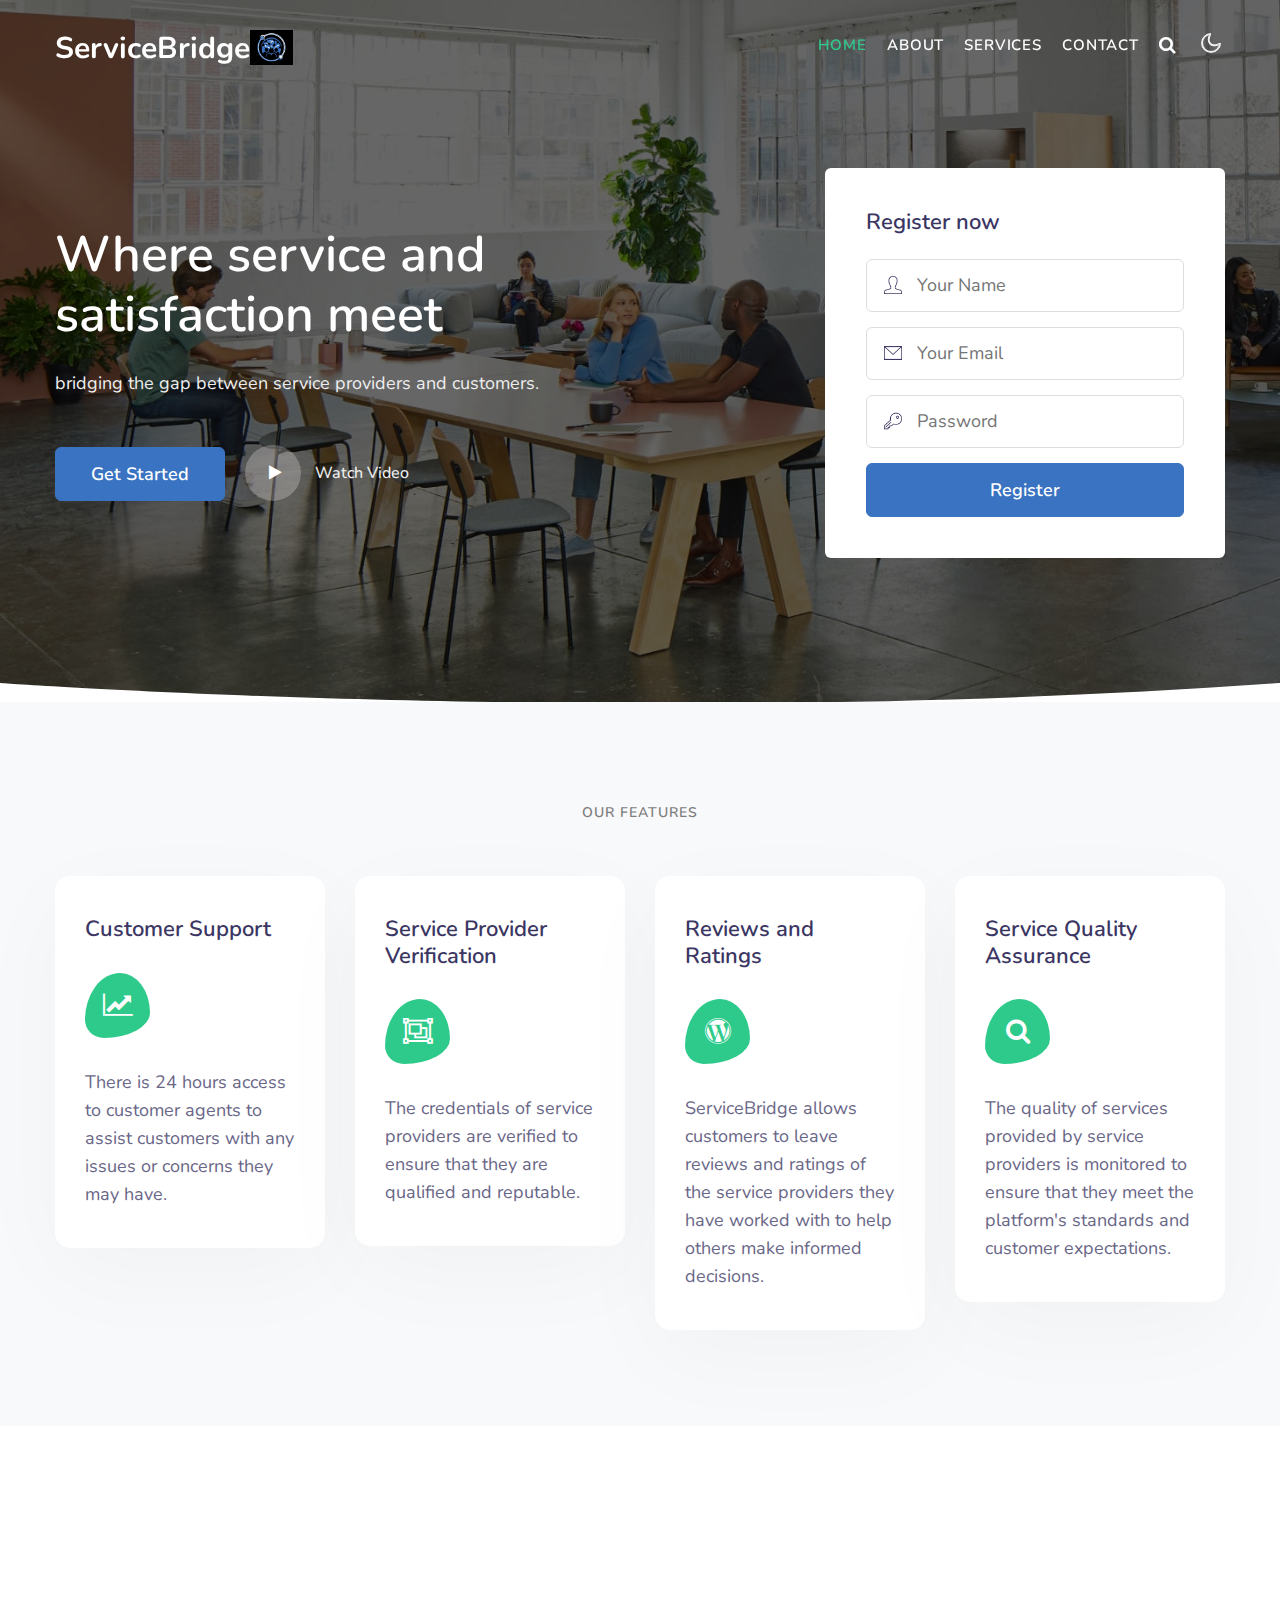
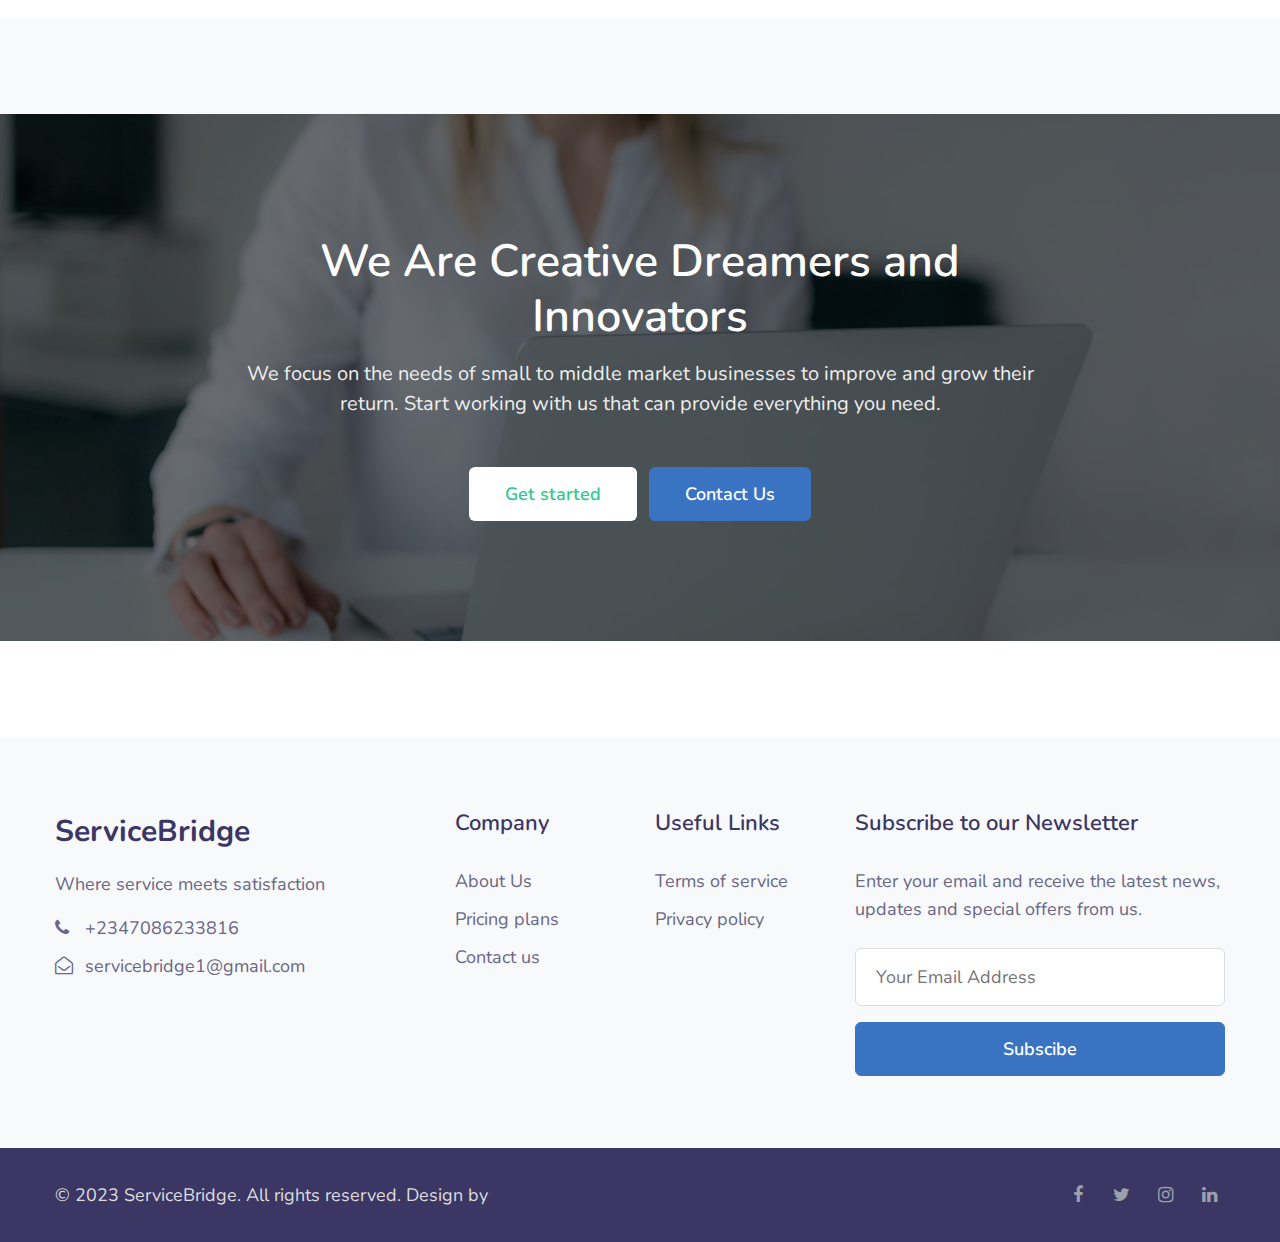
<file: index.html>
<!doctype html>
<html lang="en">
  <head>
    <!-- Required meta tags -->
    <meta charset="utf-8">
    <meta name="viewport" content="width=device-width, initial-scale=1, shrink-to-fit=no">

    <title>ServiceBridge</title>

    <!-- google fonts -->
    <link href="//fonts.googleapis.com/css?family=Nunito:400,700&display=swap" rel="stylesheet">

    <!-- Template CSS -->
    <link rel="stylesheet" href="assets/css/style-starter.css">
  </head>
  <body>
<!--header-->
<header id="site-header" class="fixed-top">
  <div class="container">
      <nav class="navbar navbar-expand-lg stroke px-0">
          <h1> <a class="navbar-brand" href="index.html">
                 ServiceBridge
              </a></h1>
             
  <a class="navbar-brand" href="#index.html">
      <img src="assets/images/logo.jpeg" alt="Your logo" title="Your logo" style="height:35px;" />
  </a>
          <button class="navbar-toggler  collapsed bg-gradient" type="button" data-toggle="collapse"
              data-target="#navbarTogglerDemo02" aria-controls="navbarTogglerDemo02" aria-expanded="false"
              aria-label="Toggle navigation">
              <span class="navbar-toggler-icon fa icon-expand fa-bars"></span>
              <span class="navbar-toggler-icon fa icon-close fa-times"></span>
          </button>

          <div class="collapse navbar-collapse" id="navbarTogglerDemo02">
              <ul class="navbar-nav ml-auto">
                  <li class="nav-item active">
                      <a class="nav-link" href="index.html">Home <span class="sr-only">(current)</span></a>
                  </li>
                  <li class="nav-item @@about__active">
                      <a class="nav-link" href="about.html">About</a>
                  </li>
                  <li class="nav-item @@services__active">
                      <a class="nav-link" href="services.html">Services</a>
                  </li>
                  <li class="nav-item @@contact__active">
                      <a class="nav-link" href="contact.html">Contact</a>
                  </li>
                  <!--/search-right-->
                  <div class="search-right">
                      <a href="#search" title="search"><span class="fa fa-search" aria-hidden="true"></span></a>
                      <!-- search popup -->
                      <div id="search" class="pop-overlay">
                          <div class="popup">

                              <form action="error.html" method="GET" class="search-box">
                                  <input type="search" placeholder="Enter Keyword" name="search" required="required"
                                      autofocus="">
                                  <button type="submit" class="btn"><span class="fa fa-search"
                                          aria-hidden="true"></span></button>
                              </form>

                          </div>
                          <a class="close" href="#close">×</a>
                      </div>
                      <!-- /search popup -->
                  </div>
                  <!--//search-right-->
              </ul>
          </div>
          <!-- toggle switch for light and dark theme -->
          <div class="mobile-position">
              <nav class="navigation">
                  <div class="theme-switch-wrapper">
                      <label class="theme-switch" for="checkbox">
                          <input type="checkbox" id="checkbox">
                          <div class="mode-container">
                              <i class="gg-sun"></i>
                              <i class="gg-moon"></i>
                          </div>
                      </label>
                  </div>
              </nav>
          </div>
          <!-- //toggle switch for light and dark theme -->
      </nav>
  </div>
</header>
<!--/header-->
<!-- banner section -->
<section id="home" class="w3l-banner py-5">
    <div class="container py-lg-5 py-md-4 mt-lg-0 mt-5">
        <div class="row align-items-center py-lg-5 py-4 mt-4">
            <div class="col-lg-6 col-sm-12">
                <h3 class="mb-md-4 mb-3">Where service and satisfaction meet</h3>
                <p>bridging the gap between service providers and customers.</p>
                <div class="mt-md-5 mt-4">
                    <a class="btn btn-primary btn-style" href="registration.html"> Get Started </a>
                    <a href="#small-dialog" class="popup-with-zoom-anim play-view text-center pl-3">
                        <span class="video-play-icon">
                            <span class="fa fa-play"></span>
                        </span>
                    </a>
                    <span class="watch">
                        Watch Video
                    </span>
                    <!-- dialog itself, mfp-hide class is required to make dialog hidden -->
                    <div id="small-dialog" class="zoom-anim-dialog mfp-hide">
                        <iframe src="https://www.youtube.c/embed/d67nLyjN4hQ" allow="autoplay; fullscreen"
                            allowfullscreen=""></iframe>
                    </div>
                </div>
            </div>
            <div class="col-lg-5 offset-lg-1 col-md-8 col-sm-10 mt-lg-0 mt-5">
                <div class="banner-form-w3">
                    <!-- banner form -->
                    <form action="#" method="post">
                        <h5 class="mb-4">Register now</h5>
                        <div class="form-style-w3ls">
                            <input placeholder="Your Name" name="name" type="text" required="">
                            <input placeholder="Your Email" name="email" type="email" required="">
                            
                            <input placeholder="Password" name="password" type="password" required="">
                         
                            

                            <button class="btn btn-style btn-primary w-100"> Register</button>
                        </div>
                    </form>
                    <!-- //banner form -->
                </div>
            </div>
        </div>
    </div>
</section>
<!-- //banner section -->
<!-- banner bottom shape -->
<div class="position-relative">
    <div class="shape overflow-hidden">
        <svg viewBox="0 0 2880 48" fill="none" xmlns="http://www.w3.org/2000/svg">
            <path d="M0 48H1437.5H2880V0H2160C1442.5 52 720 0 720 0H0V48Z" fill="currentColor"></path>
        </svg>
    </div>
</div>
<!-- banner bottom shape -->

<!-- /bottom-grids-->
	<section class="w3l-bottom-grids-6 py-5" id="features">
		<div class="container py-lg-5 py-md-4">
            <div class="text-center">
                <span class="title-small">Our Features</span>
                <h3 class="title-big mb-sm-5 mb-4 pb-sm-0 pb-2"></h3>
            </div>
			<div class="grids-area-hny main-cont-wthree-fea row">
				<div class="col-lg-3 col-md-6 grids-feature">
					<div class="area-box">
						<h4><a href="#feature" class="title-head">Customer Support</a></h4>
						<span class="fa fa-line-chart"></span>
						<p>There is 24 hours access to customer agents to assist customers with any issues or concerns they may have.</p>
					</div>
				</div>
				<div class="col-lg-3 col-md-6 grids-feature mt-sm-0 mt-4">
					<div class="area-box">
						<h4><a href="#feature" class="title-head">Service Provider Verification</a></h4>
						<span class="fa fa-object-group"></span>
						<p>The credentials of service providers are verified to ensure that they are qualified and reputable.</p>
					</div>
				</div>
				<div class="col-lg-3 col-md-6 grids-feature mt-lg-0 mt-4">
					<div class="area-box">
						<h4><a href="#feature" class="title-head">Reviews and Ratings</a></h4>
						<span class="fa fa-wordpress"></span>
						<p>ServiceBridge allows customers to leave reviews and ratings of the service providers they have worked with to help others make informed decisions.</p>
					</div>
				</div>
				<div class="col-lg-3 col-md-6 grids-feature mt-lg-0 mt-4">
					<div class="area-box">
						<h4><a href="#feature" class="title-head">Service Quality Assurance</a></h4>
						<span class="fa fa-search"></span>
						<p>The quality of services provided by service providers is monitored to ensure that they meet the platform's standards and customer expectations.</p>
					</div>
				</div>
			</div>
		</div>
	</section>
	<!-- //bottom-grids-->
<!-- home page about section -->
<section class="w3l-index3" id="about">
    <div class="midd-w3 py-5">
        <div class="container py-lg-5 py-md-3">
           
        </div>
    </div>
</section>
<!-- //home page about section -->

<!-- stats -->
<section class="w3l-stats py-lg-5 py-4" id="stats">
    
</section>
<!-- //stats -->


<!-- home page skills section -->

<!-- //home page skills section -->

<!-- middle -->
<div class="middle py-5">
    <div class="container py-lg-5 py-md-4">
        <div class="welcome-left text-center py-lg-4">
            <h3 class="title-big">We Are Creative Dreamers and Innovators</h3>
            <p>We focus on the needs of small to middle market businesses to improve and grow their return. Start
                working with us that can provide everything you need.</p>
            <a href="#started" class="btn btn-style btn-white mt-sm-5 mt-4 mr-2">Get started</a>
            <a href="contact.html" class="btn btn-style btn-primary mt-sm-5 mt-4">Contact Us</a>
        </div>
    </div>
</div>
<!-- //middle -->
<div class="w3l-homeblog py-5" id="homeblog">
  
</div>
<!-- footer -->
<section class="w3l-footer-29-main">
  <div class="footer-29 py-5">
    <div class="container py-lg-4">
      <div class="row footer-top-29">
        <div class="col-lg-4 col-md-6 col-sm-7 footer-list-29 footer-1 pr-lg-5">
          <div class="footer-logo mb-3">
            <a class="navbar-brand" href="index.html">ServiceBridge</a>
          </div>
          <p>Where service meets satisfaction</p>
          <ul class="mt-3">
            <li><a href="tel:+(21) 255 999 8888"><span class="fa fa-phone"></span> +2347086233816</a></li>
            <li><a href="mailto:servicebridge1@gmail.com" class="mail"><span class="fa fa-envelope-open-o"></span>
                servicebridge1@gmail.com</a></li>
          </ul>
        </div>
        <div class="col-lg-2 col-md-6 col-sm-5 col-6 footer-list-29 footer-2 mt-sm-0 mt-5">

          <ul>
            
            <h6 class="footer-title-29">Company</h6>
            <li><a href="about.html">About Us</a></li>
            
            <li><a href="services.html#pricing"> Pricing plans</a></li>
           
            <li><a href="contact.html">Contact us</a></li>
          </ul>
        </div>
        <div class="col-lg-2 col-md-6 col-sm-5 col-6 footer-list-29 footer-3 mt-lg-0 mt-5">
          <h6 class="footer-title-29">Useful Links</h6>
          <ul>
            <li><a href="services.html#terms">Terms of service</a></li>
            <li><a href="#privacy"> Privacy policy</a></li>
            
          </ul>

        </div>
        <div class="col-lg-4 col-md-6 col-sm-7 footer-list-29 footer-4 mt-lg-0 mt-5">
          <h6 class="footer-title-29">Subscribe to our Newsletter </h6>
          <p>Enter your email and receive the latest news, updates and special offers from us.</p>

          <form action="#" class="subscribe" method="post">
            <input type="email" name="email" placeholder="Your Email Address" required="">
            <button class="btn btn-style btn-primary w-100 mt-3">Subscibe</button>
          </form>
        </div>
      </div>
    </div>
  </div>
</section>
<!-- //footer -->

<!-- copyright -->
<section class="w3l-copyright">
  <div class="container">
    <div class="row bottom-copies">
      <p class="col-lg-8 copy-footer-29">© 2023 ServiceBridge. All rights reserved. Design by <a
          href="" target="_blank">
          </a></p>

      <div class="col-lg-4 main-social-footer-29">
        <a href="#facebook" class="facebook"><span class="fa fa-facebook"></span></a>
        <a href="#twitter" class="twitter"><span class="fa fa-twitter"></span></a>
        <a href="#instagram" class="instagram"><span class="fa fa-instagram"></span></a>
        <a href="#linkedin" class="linkedin"><span class="fa fa-linkedin"></span></a>
      </div>

    </div>
  </div>

  <!-- move top -->
  <button onclick="topFunction()" id="movetop" title="Go to top">
    &#10548;
  </button>
  <script>
    // When the user scrolls down 20px from the top of the document, show the button
    window.onscroll = function () {
      scrollFunction()
    };

    function scrollFunction() {
      if (document.body.scrollTop > 20 || document.documentElement.scrollTop > 20) {
        document.getElementById("movetop").style.display = "block";
      } else {
        document.getElementById("movetop").style.display = "none";
      }
    }

    // When the user clicks on the button, scroll to the top of the document
    function topFunction() {
      document.body.scrollTop = 0;
      document.documentElement.scrollTop = 0;
    }
  </script>
  <!-- /move top -->
</section>
<!-- //copyright -->

<script src="assets/js/jquery-3.3.1.min.js"></script> <!-- Common jquery plugin -->

<script src="assets/js/theme-change.js"></script><!-- theme switch js (light and dark)-->

<script src="assets/js/owl.carousel.js"></script><!-- owl carousel -->

<!-- script for tesimonials carousel slider -->
<script>
  $(document).ready(function () {
    $("#owl-demo1").owlCarousel({
      loop: true,
      margin: 20,
      nav: false,
      responsiveClass: true,
      responsive: {
        0: {
          items: 1,
          nav: false
        },
        1000: {
          items: 1,
          nav: false,
          loop: false
        }
      }
    })
  })
</script>
<!-- //script for tesimonials carousel slider -->

<!-- magnific popup -->
<script src="assets/js/jquery.magnific-popup.min.js"></script>
<script>
  $(document).ready(function () {
    $('.popup-with-zoom-anim').magnificPopup({
      type: 'inline',

      fixedContentPos: false,
      fixedBgPos: true,

      overflowY: 'auto',

      closeBtnInside: true,
      preloader: false,

      midClick: true,
      removalDelay: 300,
      mainClass: 'my-mfp-zoom-in'
    });

    $('.popup-with-move-anim').magnificPopup({
      type: 'inline',

      fixedContentPos: false,
      fixedBgPos: true,

      overflowY: 'auto',

      closeBtnInside: true,
      preloader: false,

      midClick: true,
      removalDelay: 300,
      mainClass: 'my-mfp-slide-bottom'
    });
  });
</script>
<!-- //magnific popup -->

<!--/MENU-JS-->
<script>
  $(window).on("scroll", function () {
    var scroll = $(window).scrollTop();

    if (scroll >= 80) {
      $("#site-header").addClass("nav-fixed");
    } else {
      $("#site-header").removeClass("nav-fixed");
    }
  });

  //Main navigation Active Class Add Remove
  $(".navbar-toggler").on("click", function () {
    $("header").toggleClass("active");
  });
  $(document).on("ready", function () {
    if ($(window).width() > 991) {
      $("header").removeClass("active");
    }
    $(window).on("resize", function () {
      if ($(window).width() > 991) {
        $("header").removeClass("active");
      }
    });
  });
</script>
<!--//MENU-JS-->

<!-- disable body scroll which navbar is in active -->
<script>
  $(function () {
    $('.navbar-toggler').click(function () {
      $('body').toggleClass('noscroll');
    })
  });
</script>
<!-- //disable body scroll which navbar is in active -->

<!--bootstrap-->
<script src="assets/js/bootstrap.min.js"></script>
<!-- //bootstrap-->

</body>

</html>
</file>
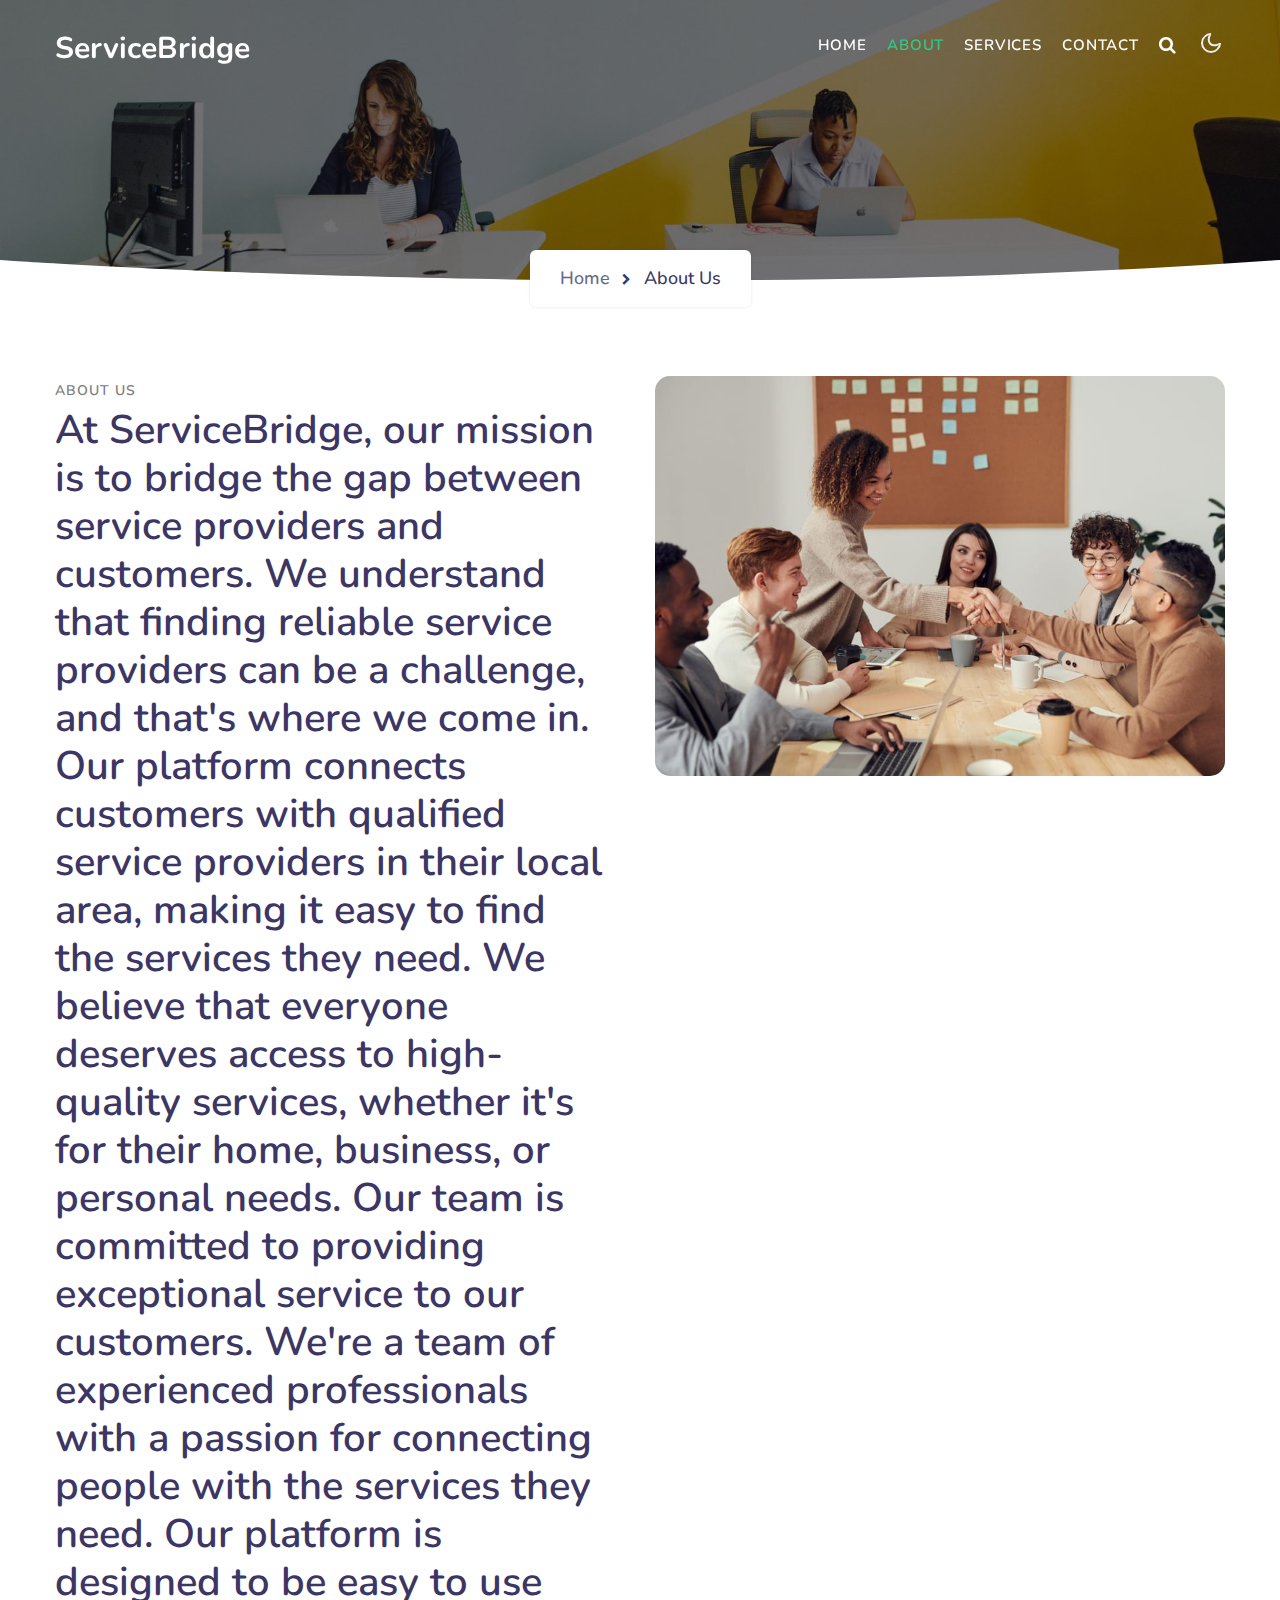
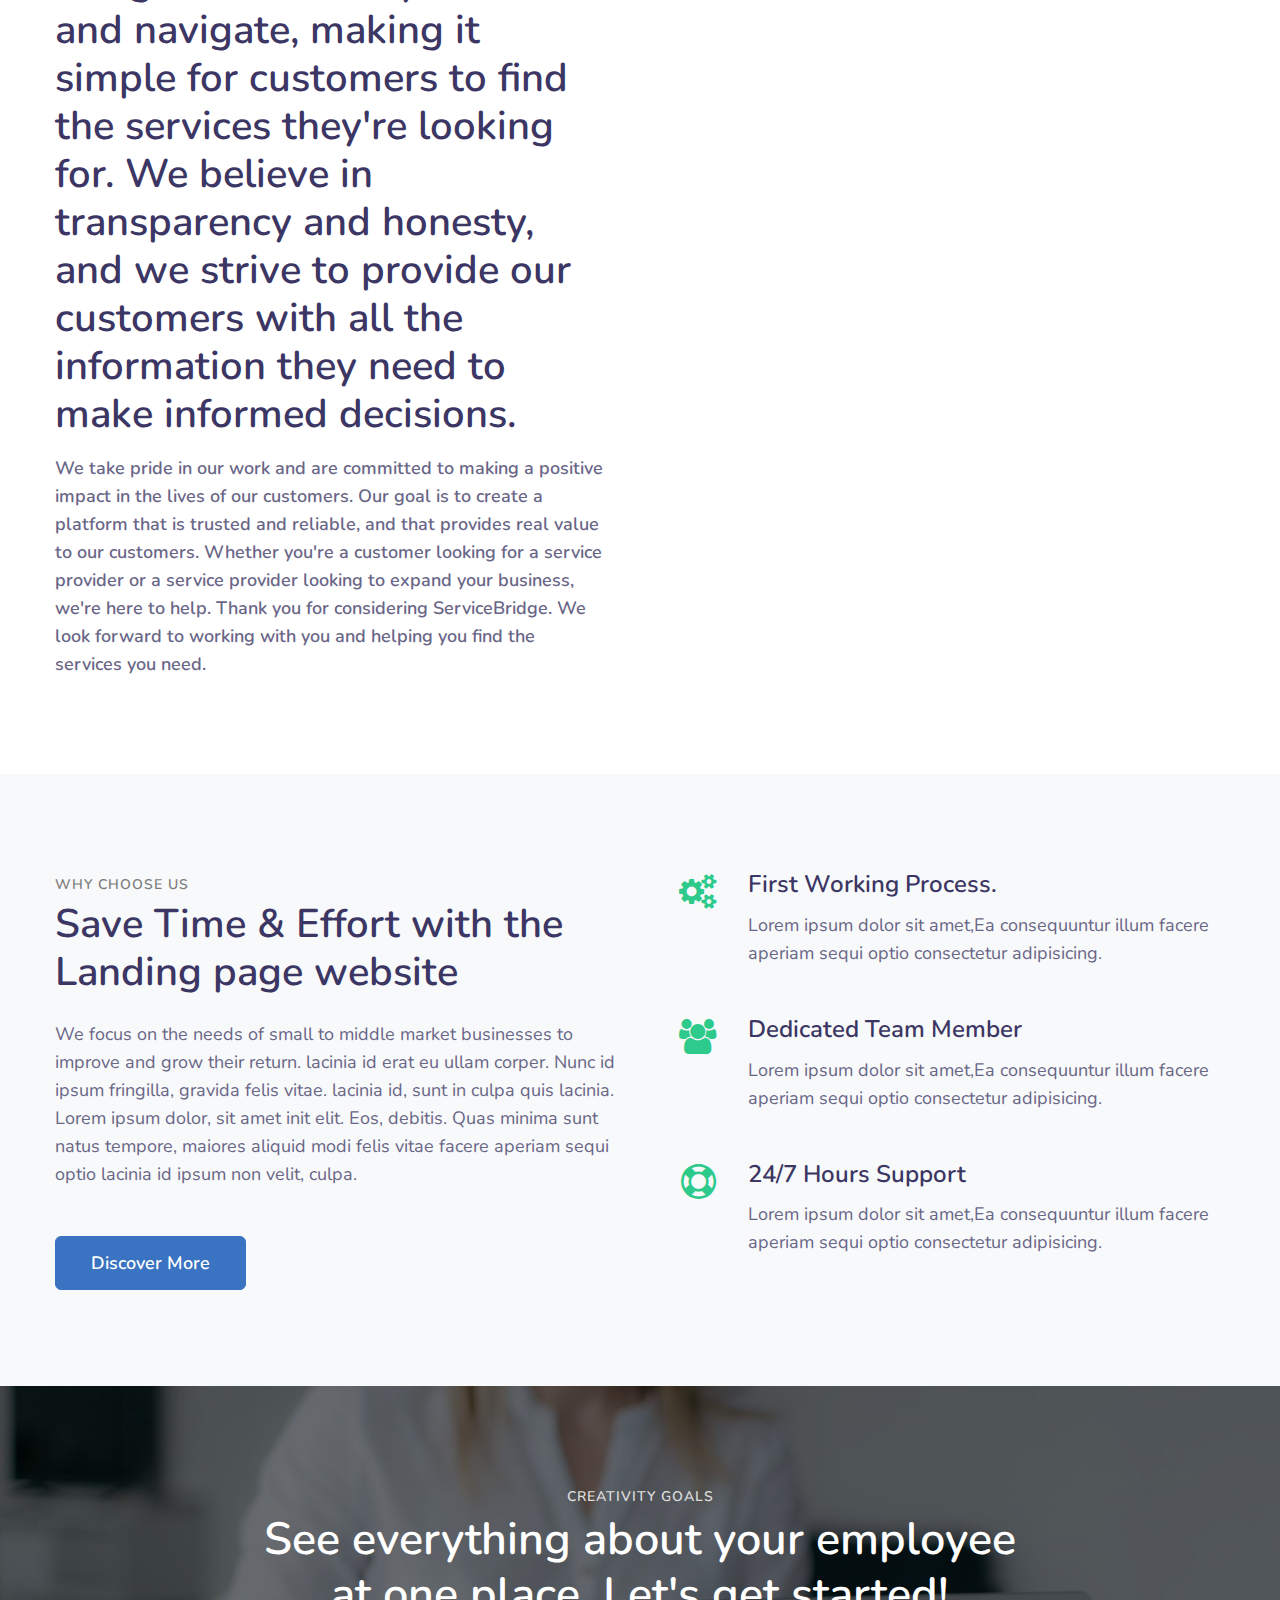
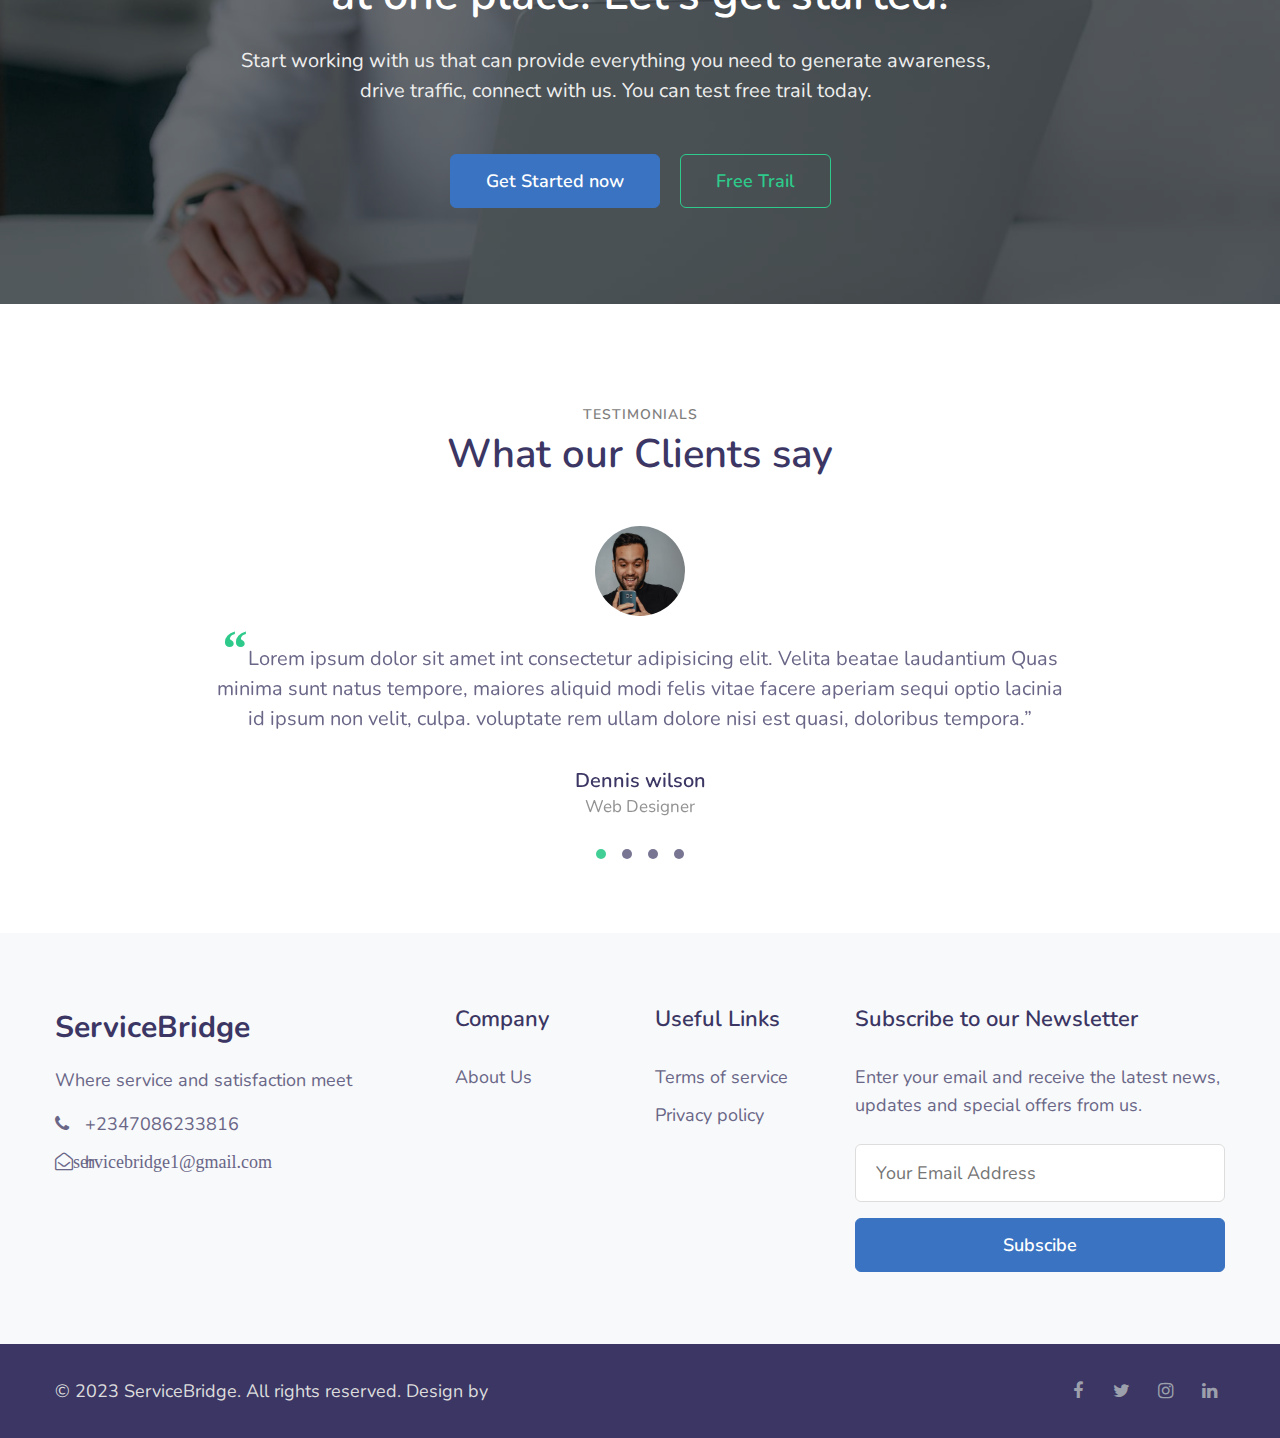
<file: about.html>
<!doctype html>
<html lang="en">
  <head>
    <!-- Required meta tags -->
    <meta charset="utf-8">
    <meta name="viewport" content="width=device-width, initial-scale=1, shrink-to-fit=no">

    <title>ServiceBridge</title>

    <!-- google fonts -->
    <link href="//fonts.googleapis.com/css?family=Nunito:400,700&display=swap" rel="stylesheet">

    <!-- Template CSS -->
    <link rel="stylesheet" href="assets/css/style-starter.css">
  </head>
  <body>
<!--header-->
<header id="site-header" class="fixed-top">
  <div class="container">
      <nav class="navbar navbar-expand-lg stroke px-0">
          <h1> <a class="navbar-brand" href="index.html">
                  ServiceBridge
              </a></h1>
          <!-- if logo is image enable this   
  <a class="navbar-brand" href="#index.html">
      <img src="image-path" alt="Your logo" title="Your logo" style="height:35px;" />
  </a> -->
          <button class="navbar-toggler  collapsed bg-gradient" type="button" data-toggle="collapse"
              data-target="#navbarTogglerDemo02" aria-controls="navbarTogglerDemo02" aria-expanded="false"
              aria-label="Toggle navigation">
              <span class="navbar-toggler-icon fa icon-expand fa-bars"></span>
              <span class="navbar-toggler-icon fa icon-close fa-times"></span>
          </button>

          <div class="collapse navbar-collapse" id="navbarTogglerDemo02">
              <ul class="navbar-nav ml-auto">
                  <li class="nav-item @@home__active">
                      <a class="nav-link" href="index.html">Home <span class="sr-only">(current)</span></a>
                  </li>
                  <li class="nav-item active">
                      <a class="nav-link" href="about.html">About</a>
                  </li>
                  <li class="nav-item @@services__active">
                      <a class="nav-link" href="services.html">Services</a>
                  </li>
                  <li class="nav-item @@contact__active">
                      <a class="nav-link" href="contact.html">Contact</a>
                  </li>
                  <!--/search-right-->
                  <div class="search-right">
                      <a href="#search" title="search"><span class="fa fa-search" aria-hidden="true"></span></a>
                      <!-- search popup -->
                      <div id="search" class="pop-overlay">
                          <div class="popup">

                              <form action="error.html" method="GET" class="search-box">
                                  <input type="search" placeholder="Enter Keyword" name="search" required="required"
                                      autofocus="">
                                  <button type="submit" class="btn"><span class="fa fa-search"
                                          aria-hidden="true"></span></button>
                              </form>

                          </div>
                          <a class="close" href="#close">×</a>
                      </div>
                      <!-- /search popup -->
                  </div>
                  <!--//search-right-->
              </ul>
          </div>
          <!-- toggle switch for light and dark theme -->
          <div class="mobile-position">
              <nav class="navigation">
                  <div class="theme-switch-wrapper">
                      <label class="theme-switch" for="checkbox">
                          <input type="checkbox" id="checkbox">
                          <div class="mode-container">
                              <i class="gg-sun"></i>
                              <i class="gg-moon"></i>
                          </div>
                      </label>
                  </div>
              </nav>
          </div>
          <!-- //toggle switch for light and dark theme -->
      </nav>
  </div>
</header>
<!--/header-->
<div class="inner-banner">
    <section class="w3l-breadcrumb">
        <div class="container">
            <ul class="breadcrumbs-custom-path">
                <li><a href="index.html">Home</a></li>
                <li class="active"><span class="fa fa-chevron-right mx-2" aria-hidden="true"></span> About Us</li>
            </ul>
        </div>
    </section>
</div>
<!-- banner bottom shape -->
<div class="position-relative">
    <div class="shape overflow-hidden">
        <svg viewBox="0 0 2880 48" fill="none" xmlns="http://www.w3.org/2000/svg">
            <path d="M0 48H1437.5H2880V0H2160C1442.5 52 720 0 720 0H0V48Z" fill="currentColor"></path>
        </svg>
    </div>
</div>
<!-- banner bottom shape -->

<!-- about page about section -->
<section class="w3l-index3" id="about">
    <div class="midd-w3 py-5">
        <div class="container py-lg-5 py-md-3">
            <div class="row">
                <div class="col-lg-6 mb-lg-0 mb-md-5 mb-4 align-self">
                    <h3 class="title-small"> About us</h3>
                    <h3 class="title-big mx-0">At ServiceBridge, our mission is to bridge the gap between service providers and customers. We understand that finding reliable service providers can be a challenge, and that's where we come in. Our platform connects customers with qualified service providers in their local area, making it easy to find the services they need. We believe that everyone deserves access to high-quality services, whether it's for their home, business, or personal needs. Our team is committed to providing exceptional service to our customers.

                        We're a team of experienced professionals with a passion for connecting people with the services they need. Our platform is designed to be easy to use and navigate, making it simple for customers to find the services they're looking for. We believe in transparency and honesty, and we strive to provide our customers with all the information they need to make informed decisions.</p>
                    <p class="mt-3">We take pride in our work and are committed to making a positive impact in the lives of our customers. Our goal is to create a platform that is trusted and reliable, and that provides real value to our customers. Whether you're a customer looking for a service provider or a service provider looking to expand your business, we're here to help.

                        Thank you for considering ServiceBridge. We look forward to working with you and helping you find the services you need.</p>
                </div>
                <div class="col-lg-6">
                    <div class="position-relative">
                        <img src="assets/images/about.jpg" alt="" class="radius-image-full img-fluid">
                    </div>
                </div>
            </div>
        </div>
    </div>
</section>
<!-- //about page about section -->


<section class="w3l-content-4 py-5" id="why">
    <div class="content-4-main py-lg-5 py-md-4">
        <div class="container">
            <div class="content-info-in row">
                <div class="content-left col-lg-6">
                    <h3 class="title-small"> Why choose us</h3>
                    <h3 class="title-big mx-0">Save Time & Effort with the Landing page website</h3>
                    <p class="mt-md-4 mt-3"> We focus on the needs of small to middle market businesses to improve and grow
                        their return. lacinia id erat eu
                        ullam corper. Nunc id ipsum fringilla, gravida felis vitae. lacinia id, sunt in
                        culpa quis lacinia. Lorem ipsum dolor, sit amet init elit. Eos,
                        debitis. Quas minima sunt natus tempore, maiores aliquid modi felis vitae facere aperiam sequi
                        optio lacinia id ipsum non velit, culpa.</p>
                    <a href="#discover" class="btn btn-style btn-primary mt-md-5 mt-4">Discover More </a>
                </div>
                <div class="content-right col-lg-6 pl-lg-4 mt-lg-0 mt-5">
                    <div class="row content4-right-grids mb-lg-5 mb-4">
                        <div class="col-2 content4-right-icon">
                            <div class="content4-icon">
                                <span class="fa fa-cogs"></span>
                            </div>
                        </div>
                        <div class="col-10 content4-right-info">
                            <h6><a href="#url">First Working Process.</a></h6>
                            <p>Lorem ipsum dolor sit amet,Ea consequuntur illum facere aperiam sequi optio
                                consectetur
                                adipisicing.</p>
                        </div>
                    </div>
                    <div class="row content4-right-grids mb-lg-5 mb-4">
                        <div class="col-2 content4-right-icon">
                            <div class="content4-icon">
                                <span class="fa fa-users"></span>
                            </div>
                        </div>
                        <div class="col-10 content4-right-info">
                            <h6><a href="#url"> Dedicated Team Member </a></h6>
                            <p>Lorem ipsum dolor sit amet,Ea consequuntur illum facere aperiam sequi optio
                                consectetur
                                adipisicing.</p>
                        </div>
                    </div>
                    <div class="row content4-right-grids">
                        <div class="col-2 content4-right-icon">
                            <div class="content4-icon">
                                <span class="fa fa-support"></span>
                            </div>
                        </div>
                        <div class="col-10 content4-right-info">
                            <h6><a href="#url"> 24/7 Hours Support</a></h6>
                            <p>Lorem ipsum dolor sit amet,Ea consequuntur illum facere aperiam sequi optio
                                consectetur
                                adipisicing.</p>
                        </div>
                    </div>
                </div>
            </div>
        </div>
    </div>
</section>
<!--/team-sec-->

<!--//team-sec-->
<!-- middle -->
<div class="middle py-5">
    <div class="container py-lg-5 py-md-4">
      <div class="welcome-left text-center">
        <h5 class="title-small">Creativity goals</h5>
        <h3 class="title-big mb-4">See everything about your employee at one place. Let's get started!</h3>
        <p class="pr-lg-5">Start working with us that can provide everything you need to generate awareness, 
          drive traffic, connect with us. You can test free trail today.</p>
        <div class="buttons mt-md-5 mt-4">
          <a href="about.html" class="btn btn-style btn-primary mr-sm-2 mr-1">Get Started now</a>
          <a href="contact.html" class="btn btn-style btn-outline-primary ml-sm-2">Free Trail</a>
        </div>
      </div>
    </div>
  </div>
  <!-- //middle -->
<!-- testimonials -->
<section class="w3l-clients-1" id="testimonials">
    <!-- /grids -->
    <div class="cusrtomer-layout py-5">
        <div class="container py-lg-5 py-md-4">
            <div class="heading align-self text-center">
                <h6 class="title-small">Testimonials</h6>
                <h3 class="title-big mb-md-5 mb-4">What our Clients say</h3>
            </div>
            <!-- /grids -->
            <div class="testimonial-row">
                <div id="owl-demo1" class="owl-two owl-carousel owl-theme mb-md-3 mb-sm-5 mb-4">
                    <div class="item">
                        <div class="testimonial-content">
                            <div class="testimonial">
                                <div class="test-img">
                                    <img src="assets/images/team1.jpg" class="img-fluid"
                                        alt="client-img">
                                </div>
                                <blockquote>
                                    <q>Lorem ipsum dolor sit amet int consectetur adipisicing elit. Velita beatae
                                        laudantium Quas minima sunt natus tempore, maiores aliquid modi felis vitae
                                        facere aperiam sequi optio lacinia id ipsum non velit, culpa.
                                        voluptate rem ullam dolore nisi est quasi, doloribus tempora.</q>
                                </blockquote>
                                <div class="testi-des">
                                    <div class="peopl align-self">
                                        <h3>Dennis wilson</h3>
                                        <p class="indentity">Web Designer </p>
                                    </div>
                                </div>
                            </div>
                        </div>
                    </div>
                    <div class="item">
                        <div class="testimonial-content">
                            <div class="testimonial">
                                <div class="test-img"><img src="assets/images/team2.jpg" class="img-fluid"
                                        alt="client-img">
                                </div>
                                <blockquote>
                                    <q>Lorem ipsum dolor sit amet int consectetur adipisicing elit. Velita beatae
                                        laudantium Quas minima sunt natus tempore, maiores aliquid modi felis vitae
                                        facere aperiam sequi optio lacinia id ipsum non velit, culpa.
                                        voluptate rem ullam dolore nisi est quasi, doloribus tempora.</q>
                                </blockquote>
                                <div class="testi-des">
                                    <div class="peopl align-self">
                                        <h3>Tommy sakura</h3>
                                        <p class="indentity">Developer </p>
                                    </div>
                                </div>
                            </div>
                        </div>
                    </div>
                    <div class="item">
                        <div class="testimonial-content">
                            <div class="testimonial">
                                <div class="test-img"><img src="assets/images/team3.jpg" class="img-fluid"
                                        alt="client-img">
                                </div>
                                <blockquote>
                                    <q>Lorem ipsum dolor sit amet int consectetur adipisicing elit. Velita beatae
                                        laudantium Quas minima sunt natus tempore, maiores aliquid modi felis vitae
                                        facere aperiam sequi optio lacinia id ipsum non velit, culpa.
                                        voluptate rem ullam dolore nisi est quasi, doloribus tempora.</q>
                                </blockquote>
                                <div class="testi-des">
                                    <div class="peopl align-self">
                                        <h3>Roy Linderson</h3>
                                        <p class="indentity">Designer</p>
                                    </div>
                                </div>
                            </div>
                        </div>
                    </div>
                    <div class="item">
                        <div class="testimonial-content">
                            <div class="testimonial">
                                <div class="test-img"><img src="assets/images/team4.jpg" class="img-fluid"
                                        alt="client-img">
                                </div>
                                <blockquote>
                                    <q>Lorem ipsum dolor sit amet int consectetur adipisicing elit. Velita beatae
                                        laudantium Quas minima sunt natus tempore, maiores aliquid modi felis vitae
                                        facere aperiam sequi optio lacinia id ipsum non velit, culpa.
                                        voluptate rem ullam dolore nisi est quasi, doloribus tempora.</q>
                                </blockquote>
                                <div class="testi-des">
                                    <div class="peopl align-self">
                                        <h3>Mike Thyson</h3>
                                        <p class="indentity">Developer</p>
                                    </div>
                                </div>
                            </div>
                        </div>
                    </div>
                </div>
            </div>
        </div>
        <!-- /grids -->
    </div>
    <!-- //grids -->
</section>
<!-- //testimonials -->

<!-- footer -->
<section class="w3l-footer-29-main">
  <div class="footer-29 py-5">
    <div class="container py-lg-4">
      <div class="row footer-top-29">
        <div class="col-lg-4 col-md-6 col-sm-7 footer-list-29 footer-1 pr-lg-5">
          <div class="footer-logo mb-3">
            <a class="navbar-brand" href="index.html">ServiceBridge</a>
          </div>
          <p>Where service and satisfaction meet</p>
          <ul class="mt-3">
            <li><a href="tel:+(21) 255 999 8888"><span class="fa fa-phone"></span> +2347086233816</a></li>
            <li><a href="mailto:servicebridge1@gmail.com" class="mail"><span class="fa fa-envelope-open-o">servicebridge1@gmail.com</span>
                h</a></li>
          </ul>
        </div>
        <div class="col-lg-2 col-md-6 col-sm-5 col-6 footer-list-29 footer-2 mt-sm-0 mt-5">

          <ul>
            <h6 class="footer-title-29">Company</h6>
            <li><a href="about.html">About Us</a></li>
            
          </ul>
        </div>
        <div class="col-lg-2 col-md-6 col-sm-5 col-6 footer-list-29 footer-3 mt-lg-0 mt-5">
          <h6 class="footer-title-29">Useful Links</h6>
          <ul>
            <li><a href="services.html#terms">Terms of service</a></li>
            <li><a href="services.html#privacy"> Privacy policy</a></li>
            
          </ul>

        </div>
        <div class="col-lg-4 col-md-6 col-sm-7 footer-list-29 footer-4 mt-lg-0 mt-5">
          <h6 class="footer-title-29">Subscribe to our Newsletter </h6>
          <p>Enter your email and receive the latest news, updates and special offers from us.</p>

          <form action="#" class="subscribe" method="post">
            <input type="email" name="email" placeholder="Your Email Address" required="">
            <button class="btn btn-style btn-primary w-100 mt-3">Subscibe</button>
          </form>
        </div>
      </div>
    </div>
  </div>
</section>
<!-- //footer -->

<!-- copyright -->
<section class="w3l-copyright">
  <div class="container">
    <div class="row bottom-copies">
      <p class="col-lg-8 copy-footer-29">© 2023 ServiceBridge. All rights reserved. Design by <a
          href="https://w3layouts.com/" target="_blank">
          </a></p>

      <div class="col-lg-4 main-social-footer-29">
        <a href="#facebook" class="facebook"><span class="fa fa-facebook"></span></a>
        <a href="#twitter" class="twitter"><span class="fa fa-twitter"></span></a>
        <a href="#instagram" class="instagram"><span class="fa fa-instagram"></span></a>
        <a href="#linkedin" class="linkedin"><span class="fa fa-linkedin"></span></a>
      </div>

    </div>
  </div>

  <!-- move top -->
  <button onclick="topFunction()" id="movetop" title="Go to top">
    &#10548;
  </button>
  <script>
    // When the user scrolls down 20px from the top of the document, show the button
    window.onscroll = function () {
      scrollFunction()
    };

    function scrollFunction() {
      if (document.body.scrollTop > 20 || document.documentElement.scrollTop > 20) {
        document.getElementById("movetop").style.display = "block";
      } else {
        document.getElementById("movetop").style.display = "none";
      }
    }

    // When the user clicks on the button, scroll to the top of the document
    function topFunction() {
      document.body.scrollTop = 0;
      document.documentElement.scrollTop = 0;
    }
  </script>
  <!-- /move top -->
</section>
<!-- //copyright -->

<script src="assets/js/jquery-3.3.1.min.js"></script> <!-- Common jquery plugin -->

<script src="assets/js/theme-change.js"></script><!-- theme switch js (light and dark)-->

<script src="assets/js/owl.carousel.js"></script><!-- owl carousel -->

<!-- script for tesimonials carousel slider -->
<script>
  $(document).ready(function () {
    $("#owl-demo1").owlCarousel({
      loop: true,
      margin: 20,
      nav: false,
      responsiveClass: true,
      responsive: {
        0: {
          items: 1,
          nav: false
        },
        1000: {
          items: 1,
          nav: false,
          loop: false
        }
      }
    })
  })
</script>
<!-- //script for tesimonials carousel slider -->

<!-- magnific popup -->
<script src="assets/js/jquery.magnific-popup.min.js"></script>
<script>
  $(document).ready(function () {
    $('.popup-with-zoom-anim').magnificPopup({
      type: 'inline',

      fixedContentPos: false,
      fixedBgPos: true,

      overflowY: 'auto',

      closeBtnInside: true,
      preloader: false,

      midClick: true,
      removalDelay: 300,
      mainClass: 'my-mfp-zoom-in'
    });

    $('.popup-with-move-anim').magnificPopup({
      type: 'inline',

      fixedContentPos: false,
      fixedBgPos: true,

      overflowY: 'auto',

      closeBtnInside: true,
      preloader: false,

      midClick: true,
      removalDelay: 300,
      mainClass: 'my-mfp-slide-bottom'
    });
  });
</script>
<!-- //magnific popup -->

<!--/MENU-JS-->
<script>
  $(window).on("scroll", function () {
    var scroll = $(window).scrollTop();

    if (scroll >= 80) {
      $("#site-header").addClass("nav-fixed");
    } else {
      $("#site-header").removeClass("nav-fixed");
    }
  });

  //Main navigation Active Class Add Remove
  $(".navbar-toggler").on("click", function () {
    $("header").toggleClass("active");
  });
  $(document).on("ready", function () {
    if ($(window).width() > 991) {
      $("header").removeClass("active");
    }
    $(window).on("resize", function () {
      if ($(window).width() > 991) {
        $("header").removeClass("active");
      }
    });
  });
</script>
<!--//MENU-JS-->

<!-- disable body scroll which navbar is in active -->
<script>
  $(function () {
    $('.navbar-toggler').click(function () {
      $('body').toggleClass('noscroll');
    })
  });
</script>
<!-- //disable body scroll which navbar is in active -->

<!--bootstrap-->
<script src="assets/js/bootstrap.min.js"></script>
<!-- //bootstrap-->

</body>

</html>
</file>
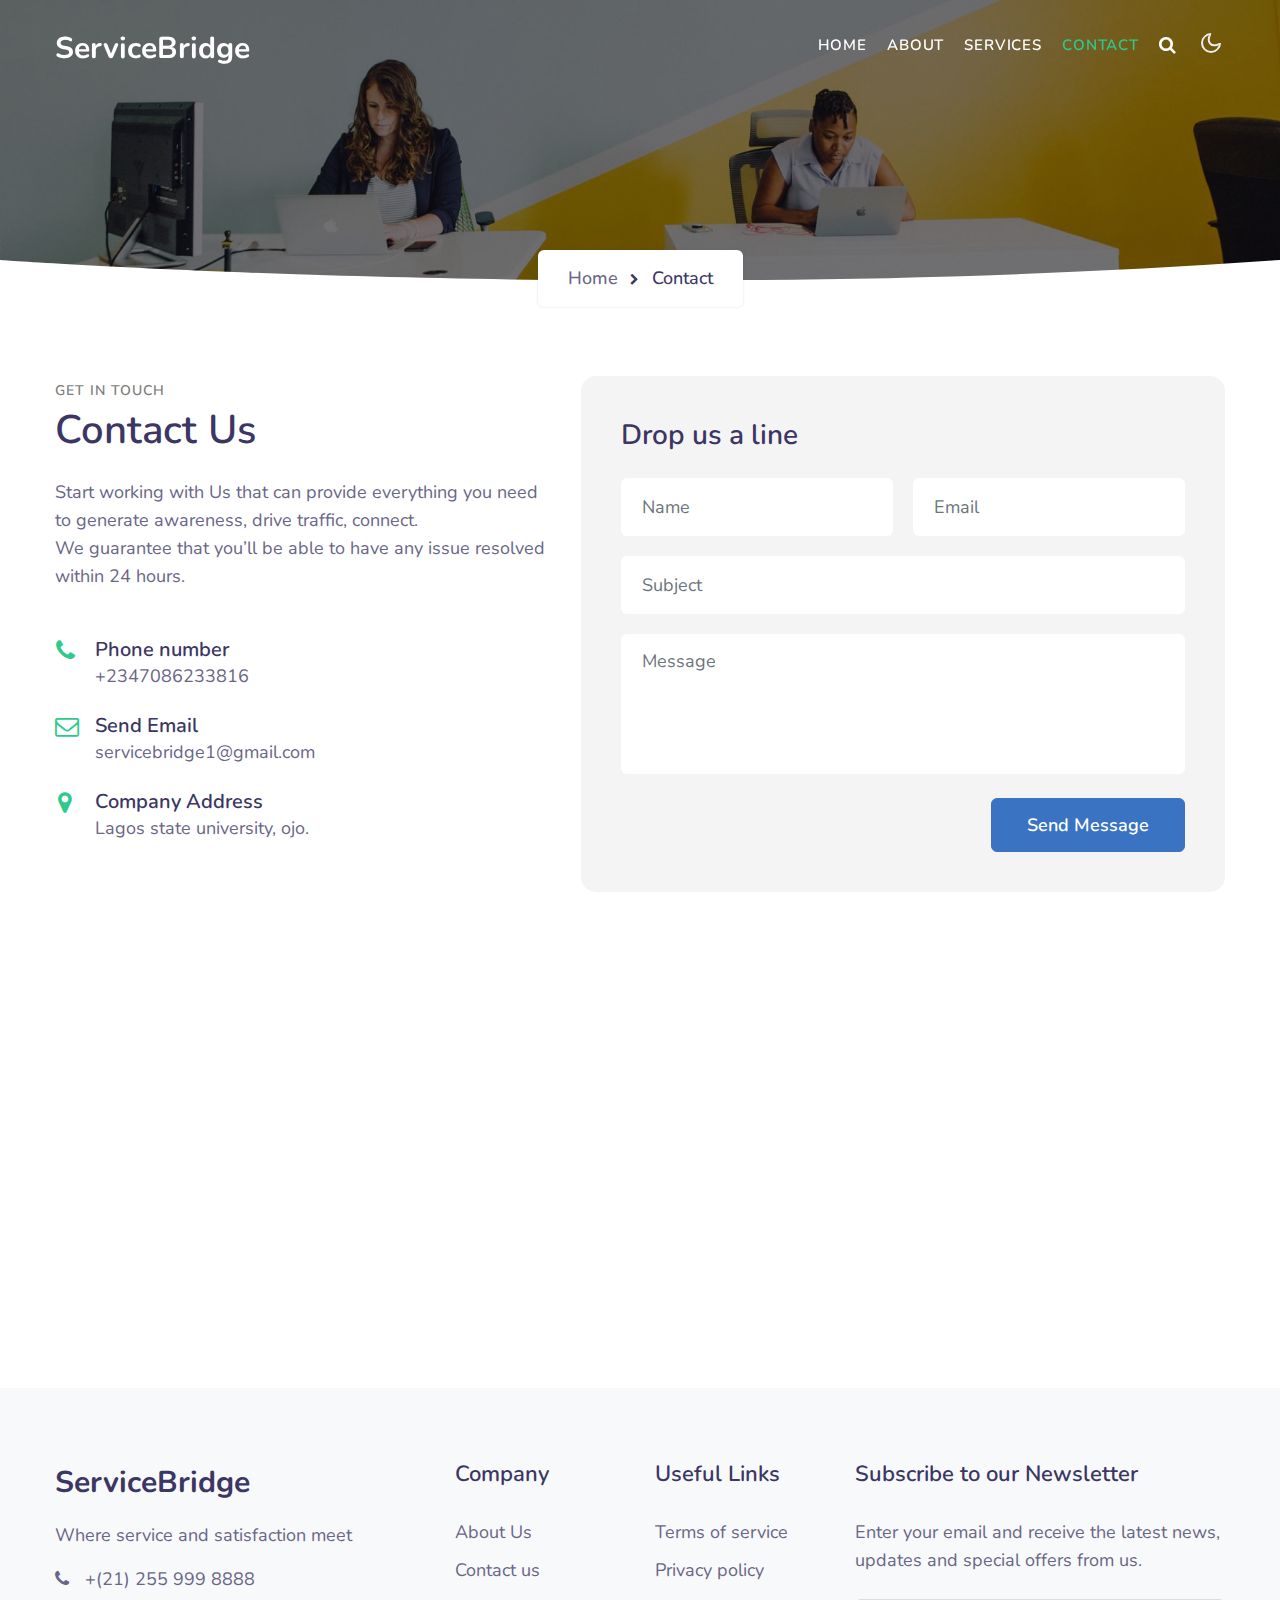
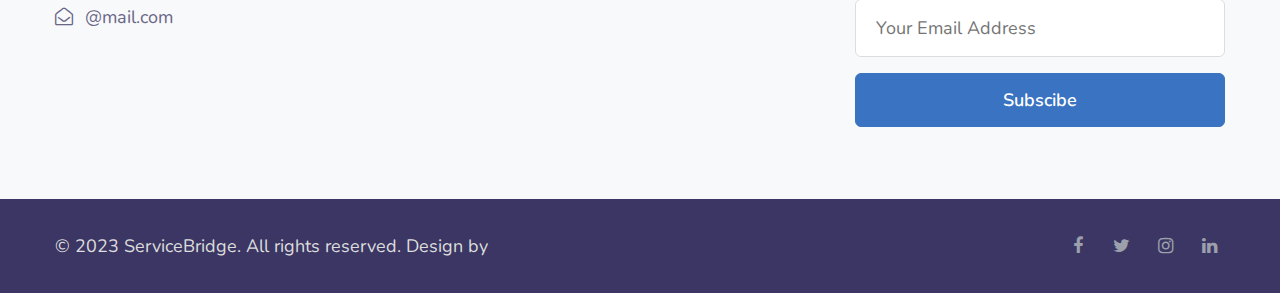
<file: contact.html>
<!doctype html>
<html lang="en">
  <head>
    <!-- Required meta tags -->
    <meta charset="utf-8">
    <meta name="viewport" content="width=device-width, initial-scale=1, shrink-to-fit=no">

    <title>ServiceBridge</title>

    <!-- google fonts -->
    <link href="//fonts.googleapis.com/css?family=Nunito:400,700&display=swap" rel="stylesheet">

    <!-- Template CSS -->
    <link rel="stylesheet" href="assets/css/style-starter.css">
  </head>
  <body>
<!--header-->
<header id="site-header" class="fixed-top">
  <div class="container">
      <nav class="navbar navbar-expand-lg stroke px-0">
          <h1> <a class="navbar-brand" href="index.html">
                 ServiceBridge
              </a></h1>
          <!-- if logo is image enable this   
  <a class="navbar-brand" href="#index.html">
      <img src="image-path" alt="Your logo" title="Your logo" style="height:35px;" />
  </a> -->
          <button class="navbar-toggler  collapsed bg-gradient" type="button" data-toggle="collapse"
              data-target="#navbarTogglerDemo02" aria-controls="navbarTogglerDemo02" aria-expanded="false"
              aria-label="Toggle navigation">
              <span class="navbar-toggler-icon fa icon-expand fa-bars"></span>
              <span class="navbar-toggler-icon fa icon-close fa-times"></span>
          </button>

          <div class="collapse navbar-collapse" id="navbarTogglerDemo02">
              <ul class="navbar-nav ml-auto">
                  <li class="nav-item @@home__active">
                      <a class="nav-link" href="index.html">Home <span class="sr-only">(current)</span></a>
                  </li>
                  <li class="nav-item @@about__active">
                      <a class="nav-link" href="about.html">About</a>
                  </li>
                  <li class="nav-item @@services__active">
                      <a class="nav-link" href="services.html">Services</a>
                  </li>
                  <li class="nav-item active">
                      <a class="nav-link" href="contact.html">Contact</a>
                  </li>
                  <!--/search-right-->
                  <div class="search-right">
                      <a href="#search" title="search"><span class="fa fa-search" aria-hidden="true"></span></a>
                      <!-- search popup -->
                      <div id="search" class="pop-overlay">
                          <div class="popup">

                              <form action="error.html" method="GET" class="search-box">
                                  <input type="search" placeholder="Enter Keyword" name="search" required="required"
                                      autofocus="">
                                  <button type="submit" class="btn"><span class="fa fa-search"
                                          aria-hidden="true"></span></button>
                              </form>

                          </div>
                          <a class="close" href="#close">×</a>
                      </div>
                      <!-- /search popup -->
                  </div>
                  <!--//search-right-->
              </ul>
          </div>
          <!-- toggle switch for light and dark theme -->
          <div class="mobile-position">
              <nav class="navigation">
                  <div class="theme-switch-wrapper">
                      <label class="theme-switch" for="checkbox">
                          <input type="checkbox" id="checkbox">
                          <div class="mode-container">
                              <i class="gg-sun"></i>
                              <i class="gg-moon"></i>
                          </div>
                      </label>
                  </div>
              </nav>
          </div>
          <!-- //toggle switch for light and dark theme -->
      </nav>
  </div>
</header>
<!--/header-->
<div class="inner-banner">
    <section class="w3l-breadcrumb">
        <div class="container">
            <ul class="breadcrumbs-custom-path">
                <li><a href="index.html">Home</a></li>
                <li class="active"><span class="fa fa-chevron-right mx-2" aria-hidden="true"></span> Contact</li>
            </ul>
        </div>
    </section>
</div>
<!-- banner bottom shape -->
<div class="position-relative">
    <div class="shape overflow-hidden">
        <svg viewBox="0 0 2880 48" fill="none" xmlns="http://www.w3.org/2000/svg">
            <path d="M0 48H1437.5H2880V0H2160C1442.5 52 720 0 720 0H0V48Z" fill="currentColor"></path>
        </svg>
    </div>
</div>
<!-- banner bottom shape -->
<!-- contact block -->
<!-- contact1 -->
<section class="w3l-contact-1 py-5" id="contact">
    <div class="contacts-9 py-lg-5 py-md-4">
        <div class="container">
            <div class="d-grid contact-view">
                <div class="cont-details">
                    <h4 class="title-small">Get in touch</h4>
                    <h3 class="title-big mb-4">Contact Us</h3>
                    <p class="mb-sm-5 mb-4">Start working with Us that can provide everything you need to generate awareness, drive traffic,
                        connect. <br> We guarantee that you’ll be able to have any issue resolved within 24 hours.</p>
                    <div class="cont-top">
                        <div class="cont-left text-center">
                            <span class="fa fa-phone text-primary"></span>
                        </div>
                        <div class="cont-right">
                            <h6>Phone number</h6>
                            <p><a href="tel:+(21) 255 999 8888">+2347086233816</a></p>
                        </div>
                    </div>
                    <div class="cont-top margin-up">
                        <div class="cont-left text-center">
                            <span class="fa fa-envelope-o text-primary"></span>
                        </div>
                        <div class="cont-right">
                            <h6>Send Email</h6>
                            <p><a href="mailto:servicebridge1@gmail.com" class="mail">servicebridge1@gmail.com</a></p>
                        </div>
                    </div>
                    <div class="cont-top margin-up">
                        <div class="cont-left text-center">
                            <span class="fa fa-map-marker text-primary"></span>
                        </div>
                        <div class="cont-right">
                            <h6>Company Address</h6>
                            <p class="pr-lg-5">Lagos state university, ojo.</p>
                        </div>
                    </div>
                </div>
                <div class="map-content-9">
                    <h5 class="mb-sm-4 mb-3">Drop us a line</h5>
                    <form action="https://sendmail..com/submitForm" method="post">
                        <div class="twice-two">
                            <input type="text" class="form-control" name="w3lName" id="w3lName" placeholder="Name"
                                required="">
                            <input type="email" class="form-control" name="w3lSender" id="w3lSender" placeholder="Email"
                                required="">
                        </div>
                        <div class="twice">
                            <input type="text" class="form-control" name="w3lSubject" id="w3lSubject"
                                placeholder="Subject" required="">
                        </div>
                        <textarea name="w3lMessage" class="form-control" id="w3lMessage" placeholder="Message"
                            required=""></textarea>
                        <div class="text-right">
                            <button type="submit" class="btn btn-primary btn-style mt-4">Send Message</button>
                        </div>
                    </form>
                </div>
            </div>
        </div>
    </div>
</section>
<!-- /contact1 -->
<div class="map-iframe">
    <iframe
        src="https://www.google.com/maps/embed?pb=!1m18!1m12!1m3!1d317718.69319292053!2d-0.3817765050863085!3d51.528307984912544!2m3!1f0!2f0!3f0!3m2!1i1024!2i768!4f13.1!3m3!1m2!1s0x47d8a00baf21de75%3A0x52963a5addd52a99!2sLondon%2C+UK!5e0!3m2!1sen!2spl!4v1562654563739!5m2!1sen!2spl"
        width="100%" height="400" frameborder="0" style="border: 0px;" allowfullscreen=""></iframe>
</div>
<!-- //contact block -->
<!-- footer -->
<section class="w3l-footer-29-main">
  <div class="footer-29 py-5">
    <div class="container py-lg-4">
      <div class="row footer-top-29">
        <div class="col-lg-4 col-md-6 col-sm-7 footer-list-29 footer-1 pr-lg-5">
          <div class="footer-logo mb-3">
            <a class="navbar-brand" href="index.html">ServiceBridge</a>
          </div>
          <p>Where service and satisfaction meet</p>
          <ul class="mt-3">
            <li><a href="tel:+(21) 255 999 8888"><span class="fa fa-phone"></span> +(21) 255 999 8888</a></li>
            <li><a href="mailto:hdspacedesk@mail.com" class="mail"><span class="fa fa-envelope-open-o"></span>
                @mail.com</a></li>
          </ul>
        </div>
        <div class="col-lg-2 col-md-6 col-sm-5 col-6 footer-list-29 footer-2 mt-sm-0 mt-5">

          <ul>
            <h6 class="footer-title-29">Company</h6>
            <li><a href="about.html">About Us</a></li>
            
            <li><a href="contact.html">Contact us</a></li>
          </ul>
        </div>
        <div class="col-lg-2 col-md-6 col-sm-5 col-6 footer-list-29 footer-3 mt-lg-0 mt-5">
          <h6 class="footer-title-29">Useful Links</h6>
          <ul>
            <li><a href="#terms">Terms of service</a></li>
            <li><a href="services.html#privacy"> Privacy policy</a></li>
            
          </ul>

        </div>
        <div class="col-lg-4 col-md-6 col-sm-7 footer-list-29 footer-4 mt-lg-0 mt-5">
          <h6 class="footer-title-29">Subscribe to our Newsletter </h6>
          <p>Enter your email and receive the latest news, updates and special offers from us.</p>

          <form action="#" class="subscribe" method="post">
            <input type="email" name="email" placeholder="Your Email Address" required="">
            <button class="btn btn-style btn-primary w-100 mt-3">Subscibe</button>
          </form>
        </div>
      </div>
    </div>
  </div>
</section>
<!-- //footer -->

<!-- copyright -->
<section class="w3l-copyright">
  <div class="container">
    <div class="row bottom-copies">
      <p class="col-lg-8 copy-footer-29">© 2023 ServiceBridge. All rights reserved. Design by <a
          href="" target="_blank">
          </a></p>

      <div class="col-lg-4 main-social-footer-29">
        <a href="#facebook" class="facebook"><span class="fa fa-facebook"></span></a>
        <a href="#twitter" class="twitter"><span class="fa fa-twitter"></span></a>
        <a href="#instagram" class="instagram"><span class="fa fa-instagram"></span></a>
        <a href="#linkedin" class="linkedin"><span class="fa fa-linkedin"></span></a>
      </div>

    </div>
  </div>

  <!-- move top -->
  <button onclick="topFunction()" id="movetop" title="Go to top">
    &#10548;
  </button>
  <script>
    // When the user scrolls down 20px from the top of the document, show the button
    window.onscroll = function () {
      scrollFunction()
    };

    function scrollFunction() {
      if (document.body.scrollTop > 20 || document.documentElement.scrollTop > 20) {
        document.getElementById("movetop").style.display = "block";
      } else {
        document.getElementById("movetop").style.display = "none";
      }
    }

    // When the user clicks on the button, scroll to the top of the document
    function topFunction() {
      document.body.scrollTop = 0;
      document.documentElement.scrollTop = 0;
    }
  </script>
  <!-- /move top -->
</section>
<!-- //copyright -->

<script src="assets/js/jquery-3.3.1.min.js"></script> <!-- Common jquery plugin -->

<script src="assets/js/theme-change.js"></script><!-- theme switch js (light and dark)-->

<script src="assets/js/owl.carousel.js"></script><!-- owl carousel -->

<!-- script for tesimonials carousel slider -->
<script>
  $(document).ready(function () {
    $("#owl-demo1").owlCarousel({
      loop: true,
      margin: 20,
      nav: false,
      responsiveClass: true,
      responsive: {
        0: {
          items: 1,
          nav: false
        },
        1000: {
          items: 1,
          nav: false,
          loop: false
        }
      }
    })
  })
</script>
<!-- //script for tesimonials carousel slider -->

<!-- magnific popup -->
<script src="assets/js/jquery.magnific-popup.min.js"></script>
<script>
  $(document).ready(function () {
    $('.popup-with-zoom-anim').magnificPopup({
      type: 'inline',

      fixedContentPos: false,
      fixedBgPos: true,

      overflowY: 'auto',

      closeBtnInside: true,
      preloader: false,

      midClick: true,
      removalDelay: 300,
      mainClass: 'my-mfp-zoom-in'
    });

    $('.popup-with-move-anim').magnificPopup({
      type: 'inline',

      fixedContentPos: false,
      fixedBgPos: true,

      overflowY: 'auto',

      closeBtnInside: true,
      preloader: false,

      midClick: true,
      removalDelay: 300,
      mainClass: 'my-mfp-slide-bottom'
    });
  });
</script>
<!-- //magnific popup -->

<!--/MENU-JS-->
<script>
  $(window).on("scroll", function () {
    var scroll = $(window).scrollTop();

    if (scroll >= 80) {
      $("#site-header").addClass("nav-fixed");
    } else {
      $("#site-header").removeClass("nav-fixed");
    }
  });

  //Main navigation Active Class Add Remove
  $(".navbar-toggler").on("click", function () {
    $("header").toggleClass("active");
  });
  $(document).on("ready", function () {
    if ($(window).width() > 991) {
      $("header").removeClass("active");
    }
    $(window).on("resize", function () {
      if ($(window).width() > 991) {
        $("header").removeClass("active");
      }
    });
  });
</script>
<!--//MENU-JS-->

<!-- disable body scroll which navbar is in active -->
<script>
  $(function () {
    $('.navbar-toggler').click(function () {
      $('body').toggleClass('noscroll');
    })
  });
</script>
<!-- //disable body scroll which navbar is in active -->

<!--bootstrap-->
<script src="assets/js/bootstrap.min.js"></script>
<!-- //bootstrap-->

</body>

</html>
</file>
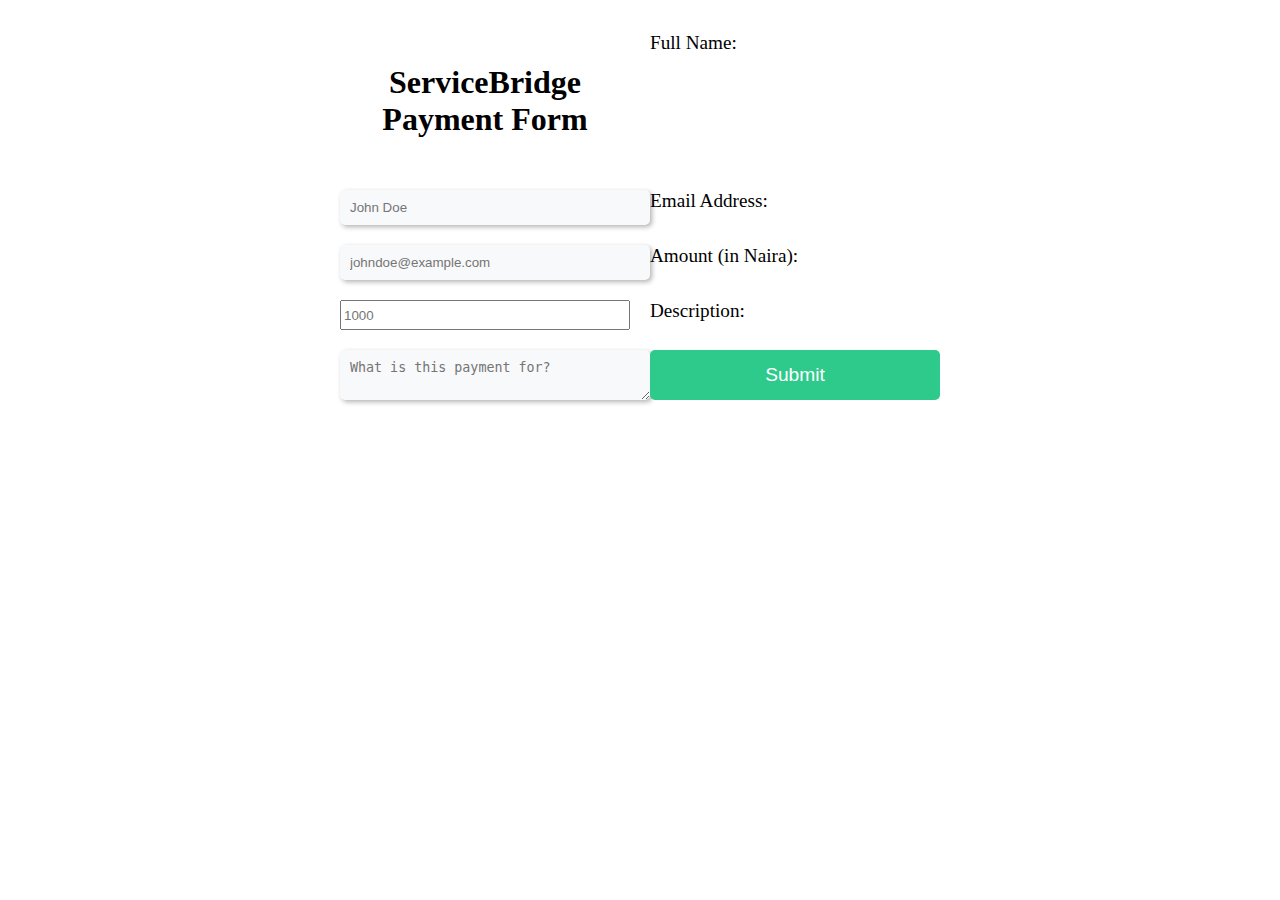
<file: payment.html>
<!DOCTYPE html>
<html>
<head>
	<title>ServiceBridge Payment Form</title>
	<link rel="stylesheet" href="assets/css/payment-form.css">
</head>
<body>

	<div class="container">
		<form id="payment-form" method="POST" onsubmit="return validateForm()">
			<h1>ServiceBridge Payment Form</h1>
			<label for="name">Full Name:</label>
			<input type="text" id="name" name="name" placeholder="John Doe" required>

			<label for="email">Email Address:</label>
			<input type="email" id="email" name="email" placeholder="johndoe@example.com" required>

			<label for="amount">Amount (in Naira):</label>
			<input type="number" id="amount" name="amount" placeholder="1000" min="1" required>

			<label for="description">Description:</label>
			<textarea id="description" name="description" placeholder="What is this payment for?" required></textarea>

			<button type="submit">Submit</button>
		</form>

		<div id="payment-details"></div>
	</div>

	<script src="payment-script.js"></script>
</body>
</html>
</file>
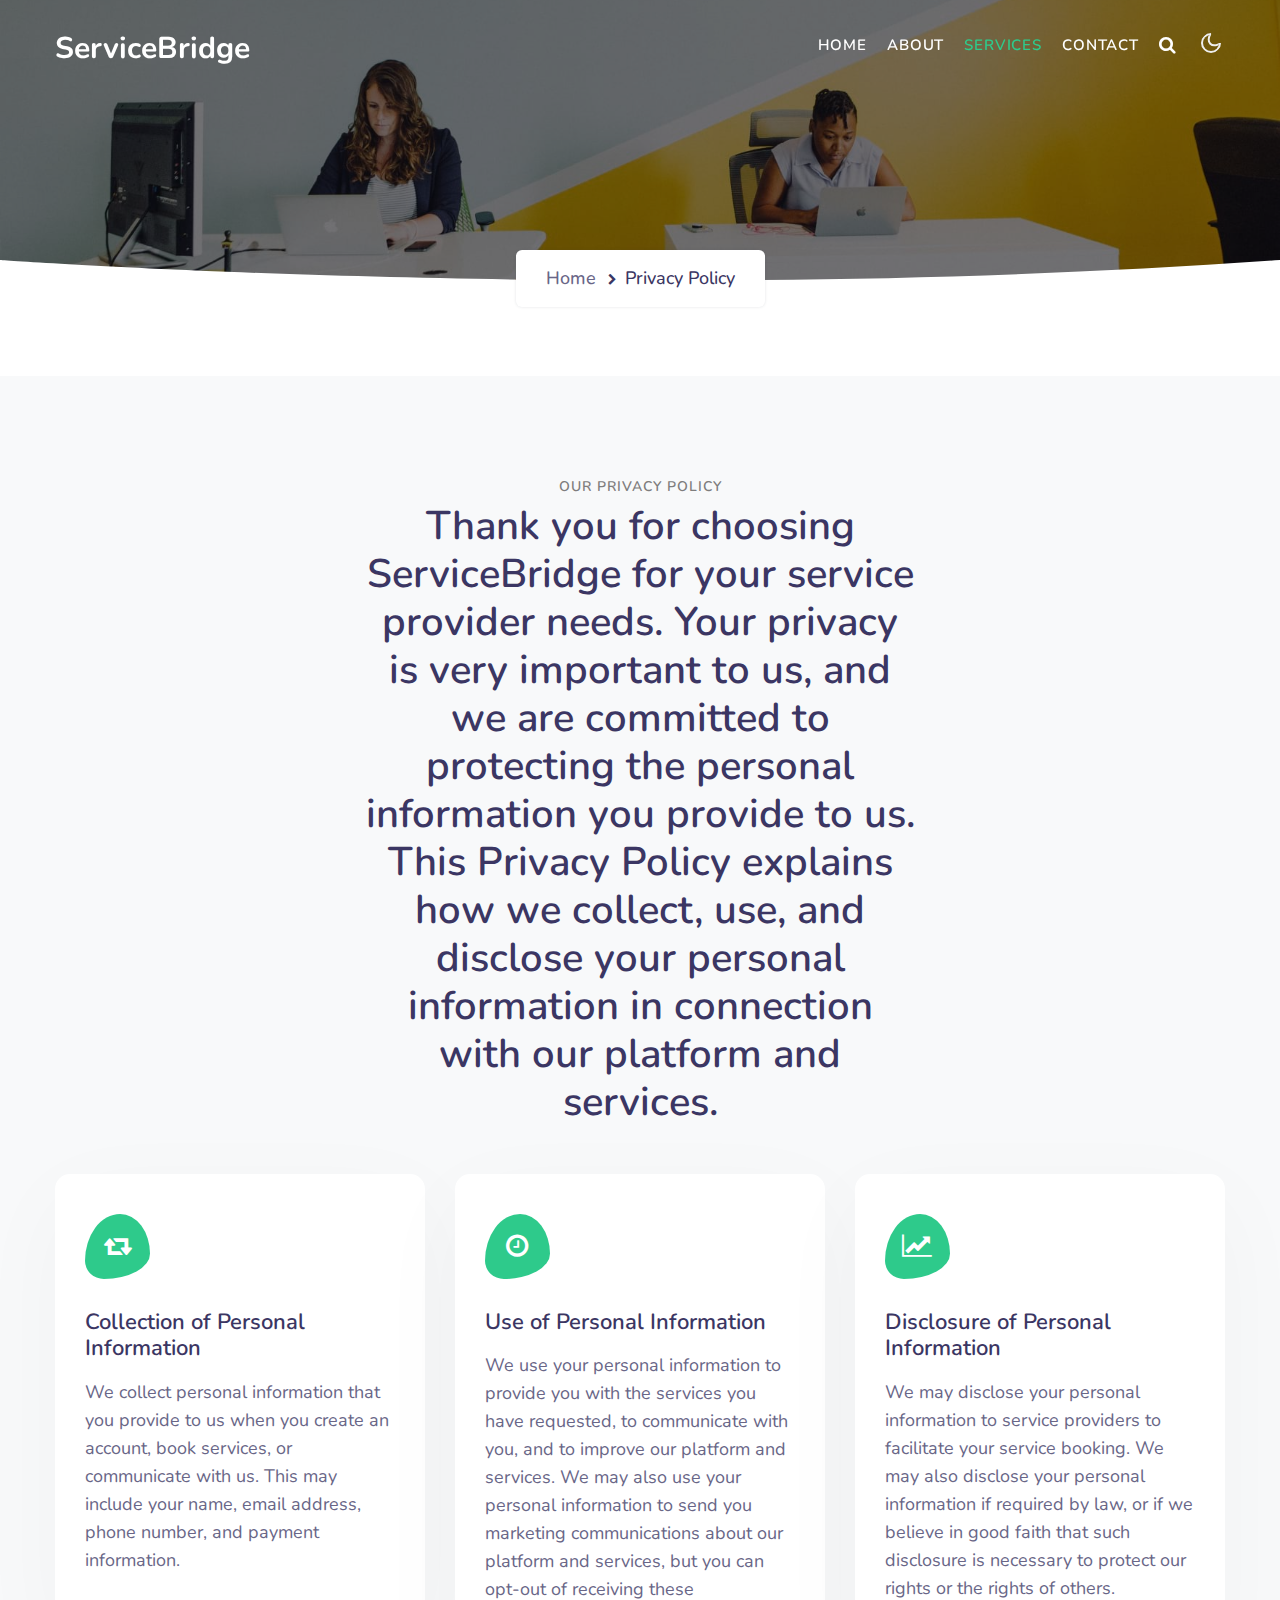
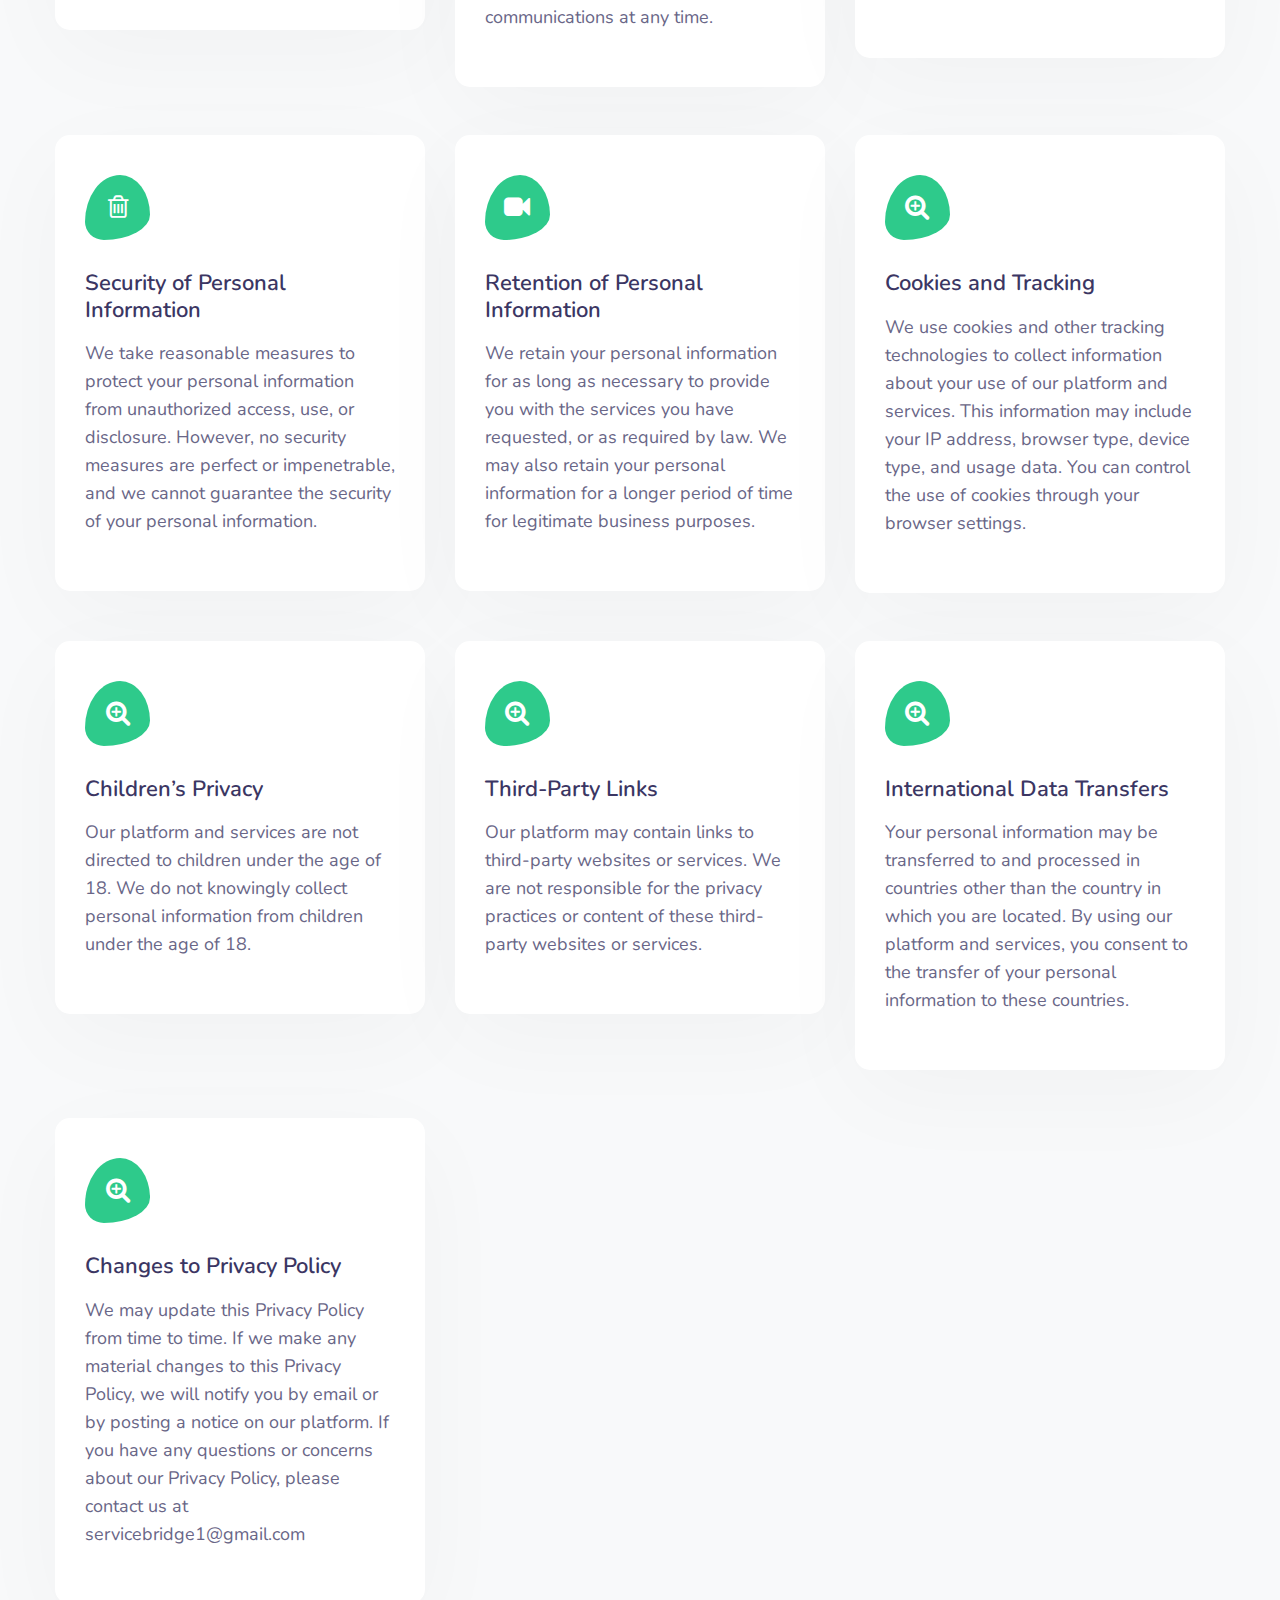
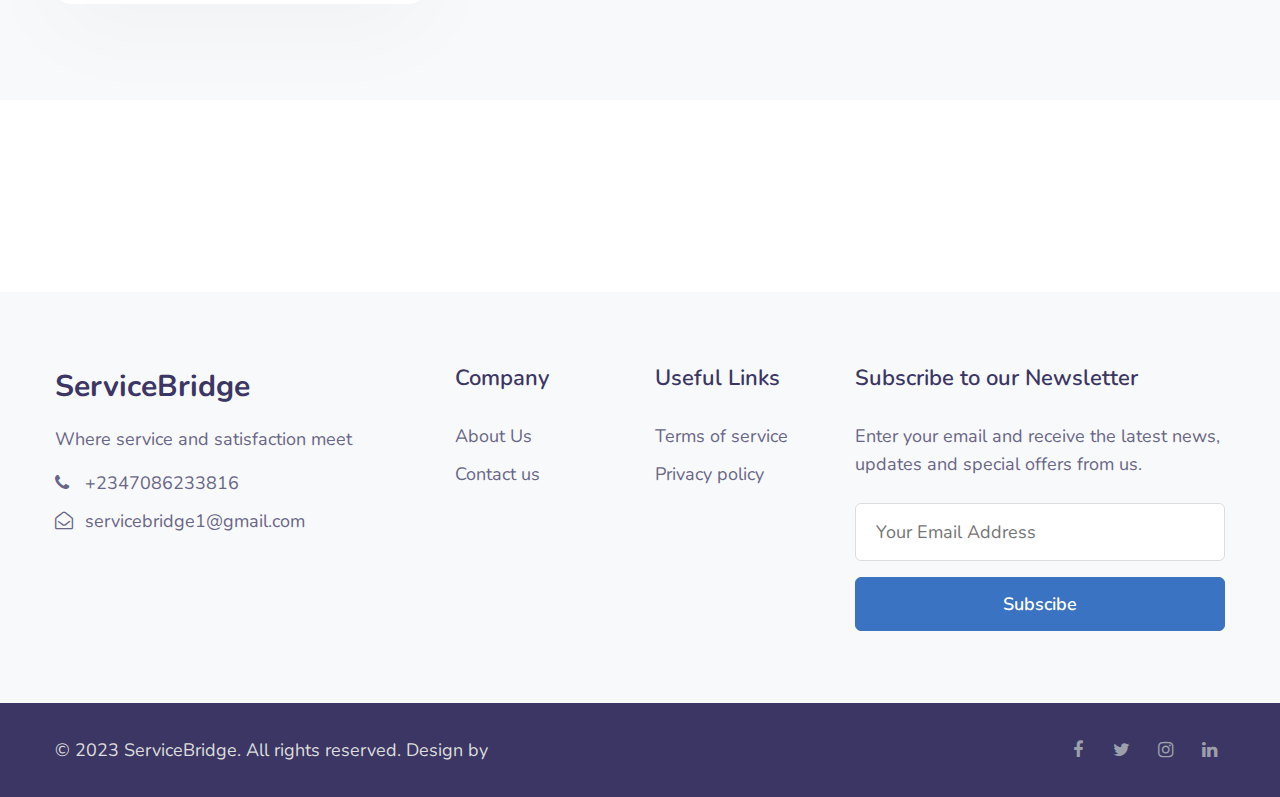
<file: privacy.html>
<!doctype html>
<html lang="en">
  <head>
    <!-- Required meta tags -->
    <meta charset="utf-8">
    <meta name="viewport" content="width=device-width, initial-scale=1, shrink-to-fit=no">

    <title>ServiceBridge</title>

    <!-- google fonts -->
    <link href="//fonts.googleapis.com/css?family=Nunito:400,700&display=swap" rel="stylesheet">

    <!-- Template CSS -->
    <link rel="stylesheet" href="assets/css/style-starter.css">
  </head>
  <body>
<!--header-->
<header id="site-header" class="fixed-top">
  <div class="container">
      <nav class="navbar navbar-expand-lg stroke px-0">
          <h1> <a class="navbar-brand" href="index.html">
                  ServiceBridge
              </a></h1>
          <!-- if logo is image enable this   
  <a class="navbar-brand" href="#index.html">
      <img src="image-path" alt="Your logo" title="Your logo" style="height:35px;" />
  </a> -->
          <button class="navbar-toggler  collapsed bg-gradient" type="button" data-toggle="collapse"
              data-target="#navbarTogglerDemo02" aria-controls="navbarTogglerDemo02" aria-expanded="false"
              aria-label="Toggle navigation">
              <span class="navbar-toggler-icon fa icon-expand fa-bars"></span>
              <span class="navbar-toggler-icon fa icon-close fa-times"></span>
          </button>

          <div class="collapse navbar-collapse" id="navbarTogglerDemo02">
              <ul class="navbar-nav ml-auto">
                  <li class="nav-item @@home__active">
                      <a class="nav-link" href="index.html">Home <span class="sr-only">(current)</span></a>
                  </li>
                  <li class="nav-item @@about__active">
                      <a class="nav-link" href="about.html">About</a>
                  </li>
                  <li class="nav-item active">
                      <a class="nav-link" href="services.html">Services</a>
                  </li>
                  <li class="nav-item @@contact__active">
                      <a class="nav-link" href="contact.html">Contact</a>
                  </li>
                  <!--/search-right-->
                  <div class="search-right">
                      <a href="#search" title="search"><span class="fa fa-search" aria-hidden="true"></span></a>
                      <!-- search popup -->
                      <div id="search" class="pop-overlay">
                          <div class="popup">

                              <form action="error.html" method="GET" class="search-box">
                                  <input type="search" placeholder="Enter Keyword" name="search" required="required"
                                      autofocus="">
                                  <button type="submit" class="btn"><span class="fa fa-search"
                                          aria-hidden="true"></span></button>
                              </form>

                          </div>
                          <a class="close" href="#close">×</a>
                      </div>
                      <!-- /search popup -->
                  </div>
                  <!--//search-right-->
              </ul>
          </div>
          <!-- toggle switch for light and dark theme -->
          <div class="mobile-position">
              <nav class="navigation">
                  <div class="theme-switch-wrapper">
                      <label class="theme-switch" for="checkbox">
                          <input type="checkbox" id="checkbox">
                          <div class="mode-container">
                              <i class="gg-sun"></i>
                              <i class="gg-moon"></i>
                          </div>
                      </label>
                  </div>
              </nav>
          </div>
          <!-- //toggle switch for light and dark theme -->
      </nav>
  </div>
</header>
<!--/header-->
<div class="inner-banner">
    <section class="w3l-breadcrumb">
        <div class="container">
            <ul class="breadcrumbs-custom-path">
                <li><a href="index.html">Home</a></li>
                <li class="active"><span class="fa fa-chevron-right mx-2" aria-hidden="true"></span>Privacy Policy</li>
            </ul>
        </div>
    </section>
</div>
<!-- banner bottom shape -->
<div class="position-relative">
    <div class="shape overflow-hidden">
        <svg viewBox="0 0 2880 48" fill="none" xmlns="http://www.w3.org/2000/svg">
            <path d="M0 48H1437.5H2880V0H2160C1442.5 52 720 0 720 0H0V48Z" fill="currentColor"></path>
        </svg>
    </div>
</div>
<!-- banner bottom shape -->
<section class="w3l-servicesblock py-5" id="">
   
</section>
<!-- /bottom-grids-->
<section class="w3l-bottom-grids-6 py-5" id="services">
    <div class="container py-lg-5 py-md-4">
        <h6 class="title-small text-center">Our Privacy Policy</h6>
        <h3 class="title-big mb-md-5 mb-4 text-center">Thank you for choosing ServiceBridge for your service provider needs. Your privacy is very important to us, and we are committed to protecting the personal information you provide to us. This Privacy Policy explains how we collect, use, and disclose your personal information in connection with our platform and services.</h3>
        <div class="grids-area-hny main-cont-wthree-fea row">
            <div class="col-lg-4 col-md-6 grids-feature">
                <div class="area-box">
                    <span class="fa fa-retweet mt-0"></span>
                    <h4><a href="#feature" class="title-head">Collection of Personal Information</a></h4>
                    <p class="my-3">We collect personal information that you provide to us when you create an account, book services, or communicate with us. This may include your name, email address, phone number, and payment information.</p>
                    <a href="#url" class="more"> </a>
                </div>
            </div>
            <div class="col-lg-4 col-md-6 grids-feature mt-md-0 mt-4">
                <div class="area-box">
                    <span class="fa fa-clock-o mt-0"></span>
                    <h4><a href="#feature" class="title-head">Use of Personal Information</a></h4>
                    <p class="my-3">We use your personal information to provide you with the services you have requested, to communicate with you, and to improve our platform and services. We may also use your personal information to send you marketing communications about our platform and services, but you can opt-out of receiving these communications at any time.</p>
                    <a href="#url" class="more"> </a>
                </div>
            </div>
            <div class="col-lg-4 col-md-6 grids-feature mt-lg-0 mt-4">
                <div class="area-box">
                    <span class="fa fa-line-chart mt-0"></span>
                    <h4><a href="#feature" class="title-head">Disclosure of Personal Information</a></h4>
                    <p class="my-3">We may disclose your personal information to service providers to facilitate your service booking. We may also disclose your personal information if required by law, or if we believe in good faith that such disclosure is necessary to protect our rights or the rights of others.
                    </p>
                    <a href="#url" class="more"></a>
                </div>
            </div>
            <div class="col-lg-4 col-md-6 grids-feature mt-lg-5 mt-4">
                <div class="area-box">
                    <span class="fa fa-trash-o mt-0"></span>
                    <h4><a href="#feature" class="title-head">Security of Personal Information</a></h4>
                    <p class="my-3">We take reasonable measures to protect your personal information from unauthorized access, use, or disclosure. However, no security measures are perfect or impenetrable, and we cannot guarantee the security of your personal information.</p>
                    <a href="#url" class="more"></a>
                </div>
            </div>
            <div class="col-lg-4 col-md-6 grids-feature mt-lg-5 mt-4">
                <div class="area-box">
                    <span class="fa fa-video-camera mt-0"></span>
                    <h4><a href="#feature" class="title-head">Retention of Personal Information</a></h4>
                    <p class="my-3">We retain your personal information for as long as necessary to provide you with the services you have requested, or as required by law. We may also retain your personal information for a longer period of time for legitimate business purposes.</p>
                    <a href="#url" class="more"></a>
                </div>
            </div>
            <div class="col-lg-4 col-md-6 grids-feature mt-lg-5 mt-4">
                <div class="area-box">
                    <span class="fa fa-search-plus mt-0"></span>
                    <h4><a href="#feature" class="title-head">Cookies and Tracking</a></h4>
                    <p class="my-3">We use cookies and other tracking technologies to collect information about your use of our platform and services. This information may include your IP address, browser type, device type, and usage data. You can control the use of cookies through your browser settings.</p>
                    <a href="#url" class="more"> </a>
                </div>
            </div>
            <div class="col-lg-4 col-md-6 grids-feature mt-lg-5 mt-4">
              <div class="area-box">
                  <span class="fa fa-search-plus mt-0"></span>
                  <h4><a href="#feature" class="title-head">Children’s Privacy</a></h4>
                  <p class="my-3">Our platform and services are not directed to children under the age of 18. We do not knowingly collect personal information from children under the age of 18.</p>
                  <a href="#url" class="more"> </a>
              </div>
          </div>
          <div class="col-lg-4 col-md-6 grids-feature mt-lg-5 mt-4">
            <div class="area-box">
                <span class="fa fa-search-plus mt-0"></span>
                <h4><a href="#feature" class="title-head">Third-Party Links</a></h4>
                <p class="my-3"> Our platform may contain links to third-party websites or services. We are not responsible for the privacy practices or content of these third-party websites or services.</p>
                <a href="#url" class="more"> </a>
            </div>
        </div>
        <div class="col-lg-4 col-md-6 grids-feature mt-lg-5 mt-4">
          <div class="area-box">
              <span class="fa fa-search-plus mt-0"></span>
              <h4><a href="#feature" class="title-head">International Data Transfers</a></h4>
              <p class="my-3"> Your personal information may be transferred to and processed in countries other than the country in which you are located. By using our platform and services, you consent to the transfer of your personal information to these countries.</p>
              <a href="#url" class="more"> </a>
          </div>
      </div>
      <div class="col-lg-4 col-md-6 grids-feature mt-lg-5 mt-4">
        <div class="area-box">
            <span class="fa fa-search-plus mt-0"></span>
            <h4><a href="#feature" class="title-head">Changes to Privacy Policy</a></h4>
            <p class="my-3"> We may update this Privacy Policy from time to time. If we make any material changes to this Privacy Policy, we will notify you by email or by posting a notice on our platform.

                If you have any questions or concerns about our Privacy Policy, please contact us at servicebridge1@gmail.com
            </p>
            <a href="#url" class="more"> </a>
        </div>
    </div>
    <div class="col-lg-4 col-md-6 grids-feature mt-lg-5 mt-4">
    
  </div>
        </div>
    </div>
</section>
<!-- //bottom-grids-->
<!-- services page pricing block -->
<section class="w3l-pricing">
    <div class="py-5" id="pricing">
        <div class="container py-lg-5">
            
            <div class="row t-in">
                
                <div class="col-lg-4 col-md-6 price-main-info mt-md-0 mt-4">
                    
                </div>
                <div class="col-lg-4 col-md-6 price-main-info mt-lg-0 mt-4">
                 
                </div>
            </div>
        </div>
    </div>
</section>
<!-- services page pricing block -->
<!-- footer -->
<section class="w3l-footer-29-main">
  <div class="footer-29 py-5">
    <div class="container py-lg-4">
      <div class="row footer-top-29">
        <div class="col-lg-4 col-md-6 col-sm-7 footer-list-29 footer-1 pr-lg-5">
          <div class="footer-logo mb-3">
            <a class="navbar-brand" href="index.html">ServiceBridge</a>
          </div>
          <p>Where service and satisfaction meet</p>
          <ul class="mt-3">
            <li><a href="tel:+(21) 255 999 8888"><span class="fa fa-phone"></span> +2347086233816</a></li>
            <li><a href="mailto:servicebridge1@gmail.com" class="mail"><span class="fa fa-envelope-open-o"></span>
                servicebridge1@gmail.com</a></li>
          </ul>
        </div>
        <div class="col-lg-2 col-md-6 col-sm-5 col-6 footer-list-29 footer-2 mt-sm-0 mt-5">

          <ul>
            <h6 class="footer-title-29">Company</h6>
            <li><a href="about.html">About Us</a></li>
           
            <li><a href="contact.html">Contact us</a></li>
          </ul>
        </div>
        <div class="col-lg-2 col-md-6 col-sm-5 col-6 footer-list-29 footer-3 mt-lg-0 mt-5">
          <h6 class="footer-title-29">Useful Links</h6>
          <ul>
            <li><a href="services.html#terms">Terms of service</a></li>
            <li><a href="#privacy"> Privacy policy</a></li>
            
          </ul>

        </div>
        <div class="col-lg-4 col-md-6 col-sm-7 footer-list-29 footer-4 mt-lg-0 mt-5">
          <h6 class="footer-title-29">Subscribe to our Newsletter </h6>
          <p>Enter your email and receive the latest news, updates and special offers from us.</p>

          <form action="#" class="subscribe" method="post">
            <input type="email" name="email" placeholder="Your Email Address" required="">
            <button class="btn btn-style btn-primary w-100 mt-3">Subscibe</button>
          </form>
        </div>
      </div>
    </div>
  </div>
</section>
<!-- //footer -->

<!-- copyright -->
<section class="w3l-copyright">
  <div class="container">
    <div class="row bottom-copies">
      <p class="col-lg-8 copy-footer-29">© 2023 ServiceBridge. All rights reserved. Design by <a
          href="" target="_blank">
          </a></p>

      <div class="col-lg-4 main-social-footer-29">
        <a href="#facebook" class="facebook"><span class="fa fa-facebook"></span></a>
        <a href="#twitter" class="twitter"><span class="fa fa-twitter"></span></a>
        <a href="#instagram" class="instagram"><span class="fa fa-instagram"></span></a>
        <a href="#linkedin" class="linkedin"><span class="fa fa-linkedin"></span></a>
      </div>

    </div>
  </div>

  <!-- move top -->
  <button onclick="topFunction()" id="movetop" title="Go to top">
    &#10548;
  </button>
  <script>
    // When the user scrolls down 20px from the top of the document, show the button
    window.onscroll = function () {
      scrollFunction()
    };

    function scrollFunction() {
      if (document.body.scrollTop > 20 || document.documentElement.scrollTop > 20) {
        document.getElementById("movetop").style.display = "block";
      } else {
        document.getElementById("movetop").style.display = "none";
      }
    }

    // When the user clicks on the button, scroll to the top of the document
    function topFunction() {
      document.body.scrollTop = 0;
      document.documentElement.scrollTop = 0;
    }
  </script>
  <!-- /move top -->
</section>
<!-- //copyright -->

<script src="assets/js/jquery-3.3.1.min.js"></script> <!-- Common jquery plugin -->

<script src="assets/js/theme-change.js"></script><!-- theme switch js (light and dark)-->

<script src="assets/js/owl.carousel.js"></script><!-- owl carousel -->

<!-- script for tesimonials carousel slider -->
<script>
  $(document).ready(function () {
    $("#owl-demo1").owlCarousel({
      loop: true,
      margin: 20,
      nav: false,
      responsiveClass: true,
      responsive: {
        0: {
          items: 1,
          nav: false
        },
        1000: {
          items: 1,
          nav: false,
          loop: false
        }
      }
    })
  })
</script>
<!-- //script for tesimonials carousel slider -->

<!-- magnific popup -->
<script src="assets/js/jquery.magnific-popup.min.js"></script>
<script>
  $(document).ready(function () {
    $('.popup-with-zoom-anim').magnificPopup({
      type: 'inline',

      fixedContentPos: false,
      fixedBgPos: true,

      overflowY: 'auto',

      closeBtnInside: true,
      preloader: false,

      midClick: true,
      removalDelay: 300,
      mainClass: 'my-mfp-zoom-in'
    });

    $('.popup-with-move-anim').magnificPopup({
      type: 'inline',

      fixedContentPos: false,
      fixedBgPos: true,

      overflowY: 'auto',

      closeBtnInside: true,
      preloader: false,

      midClick: true,
      removalDelay: 300,
      mainClass: 'my-mfp-slide-bottom'
    });
  });
</script>
<!-- //magnific popup -->

<!--/MENU-JS-->
<script>
  $(window).on("scroll", function () {
    var scroll = $(window).scrollTop();

    if (scroll >= 80) {
      $("#site-header").addClass("nav-fixed");
    } else {
      $("#site-header").removeClass("nav-fixed");
    }
  });

  //Main navigation Active Class Add Remove
  $(".navbar-toggler").on("click", function () {
    $("header").toggleClass("active");
  });
  $(document).on("ready", function () {
    if ($(window).width() > 991) {
      $("header").removeClass("active");
    }
    $(window).on("resize", function () {
      if ($(window).width() > 991) {
        $("header").removeClass("active");
      }
    });
  });
</script>
<!--//MENU-JS-->

<!-- disable body scroll which navbar is in active -->
<script>
  $(function () {
    $('.navbar-toggler').click(function () {
      $('body').toggleClass('noscroll');
    })
  });
</script>
<!-- //disable body scroll which navbar is in active -->

<!--bootstrap-->
<script src="assets/js/bootstrap.min.js"></script>
<!-- //bootstrap-->

</body>

</html>
</file>
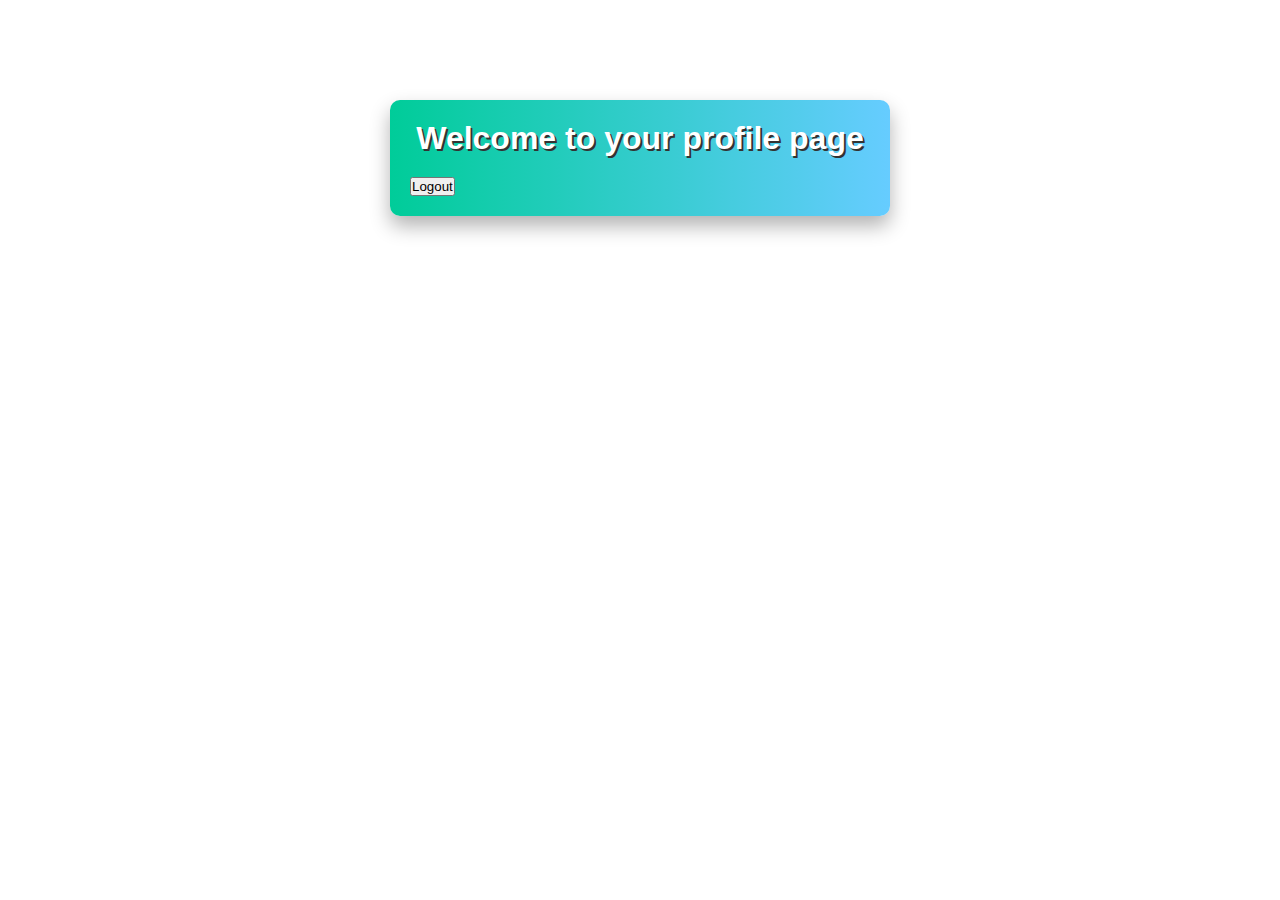
<file: profile.html>
<!DOCTYPE html>
<html lang="en">
  <head>
    <meta charset="UTF-8">
    <title>Profile Page</title>
    <link rel="stylesheet" href="assets/css/profile.css">
  </head>
  <body>
    <div class="container">
      <h1>Welcome to your profile page</h1>
      <button id="logout-button">Logout</button>
    </div>
    <script src="https://code.jquery.com/jquery-3.6.0.min.js"></script>
    <script src="auth.js"></script>
  </body>
</html>
</file>
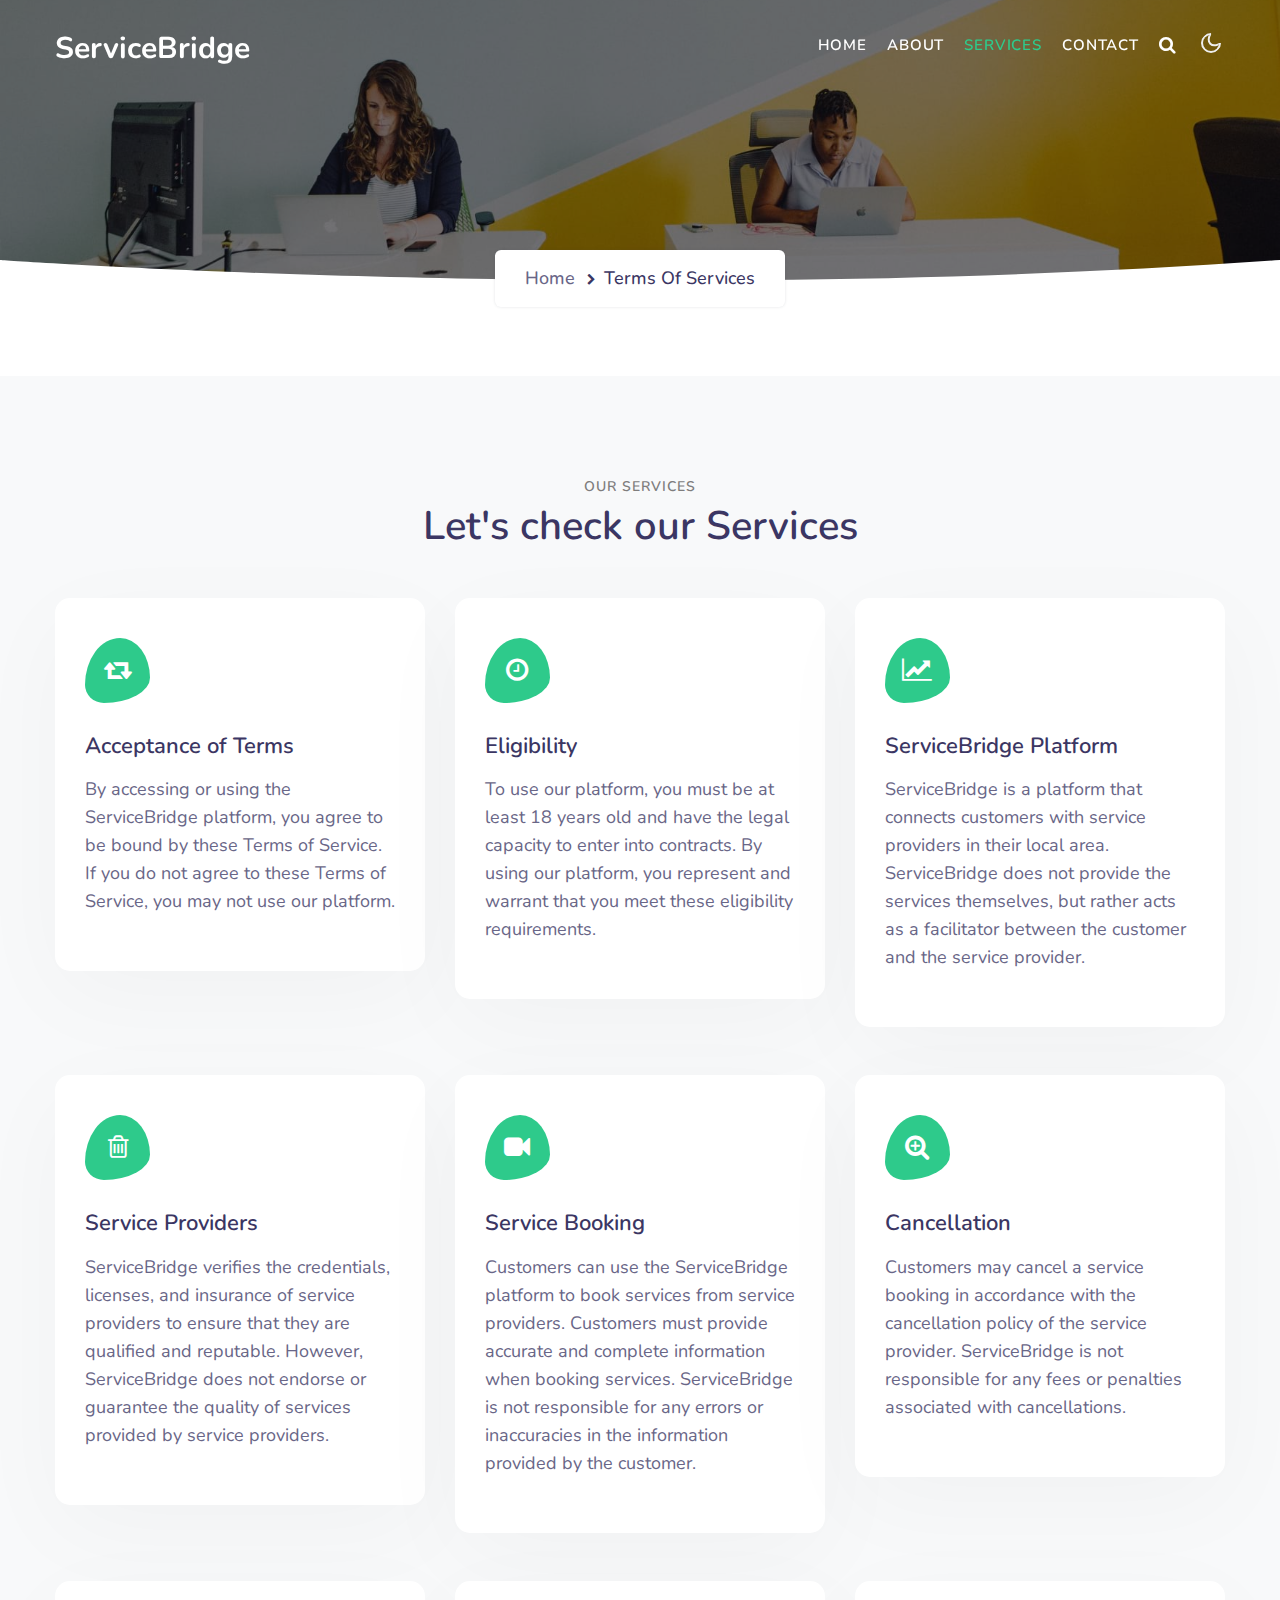
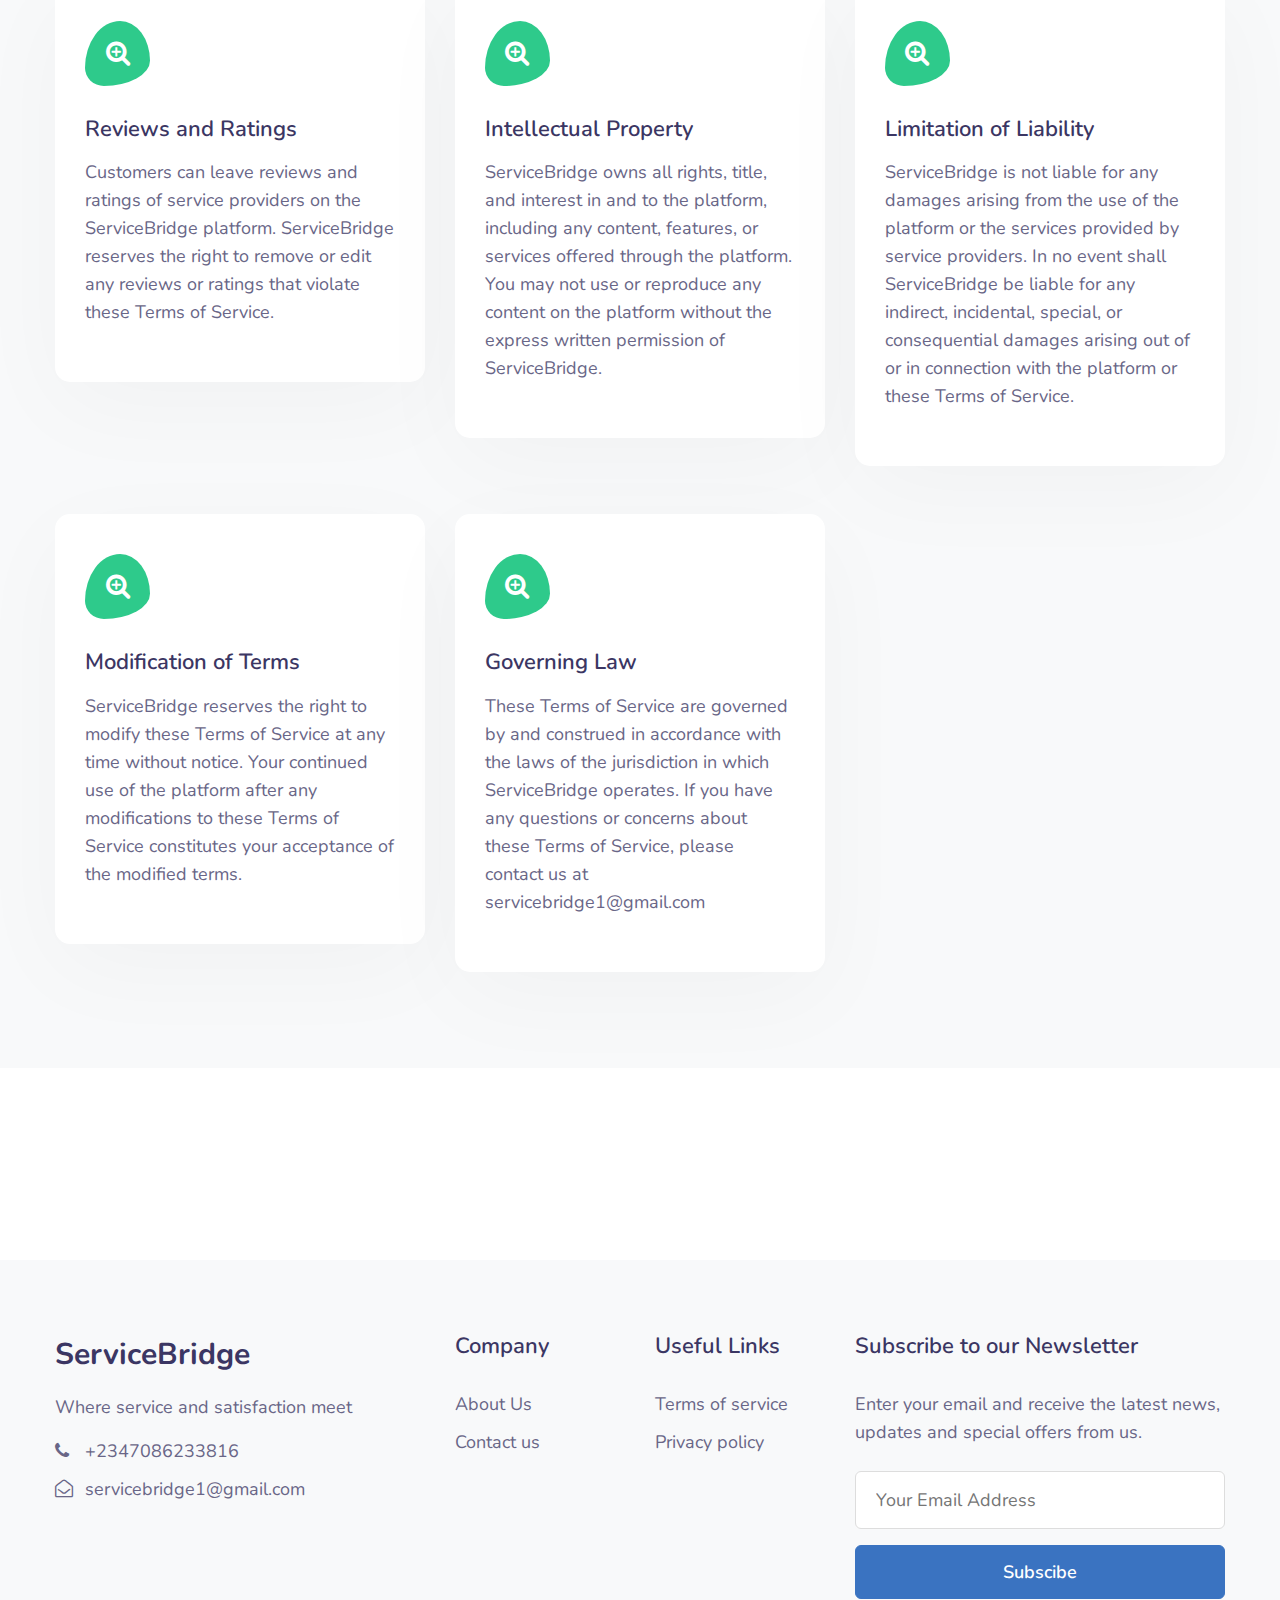
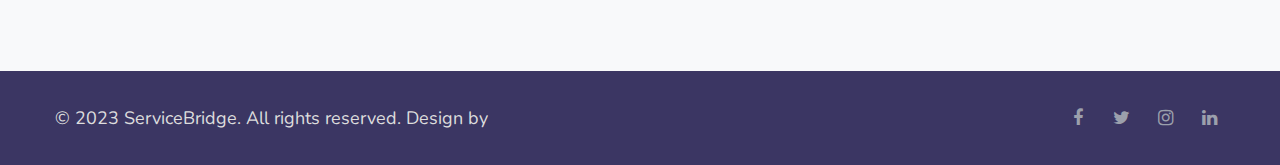
<file: services.html>
<!doctype html>
<html lang="en">
  <head>
    <!-- Required meta tags -->
    <meta charset="utf-8">
    <meta name="viewport" content="width=device-width, initial-scale=1, shrink-to-fit=no">

    <title>ServiceBridge</title>

    <!-- google fonts -->
    <link href="//fonts.googleapis.com/css?family=Nunito:400,700&display=swap" rel="stylesheet">

    <!-- Template CSS -->
    <link rel="stylesheet" href="assets/css/style-starter.css">
  </head>
  <body>
<!--header-->
<header id="site-header" class="fixed-top">
  <div class="container">
      <nav class="navbar navbar-expand-lg stroke px-0">
          <h1> <a class="navbar-brand" href="index.html">
                  ServiceBridge
              </a></h1>
          <!-- if logo is image enable this   
  <a class="navbar-brand" href="#index.html">
      <img src="image-path" alt="Your logo" title="Your logo" style="height:35px;" />
  </a> -->
          <button class="navbar-toggler  collapsed bg-gradient" type="button" data-toggle="collapse"
              data-target="#navbarTogglerDemo02" aria-controls="navbarTogglerDemo02" aria-expanded="false"
              aria-label="Toggle navigation">
              <span class="navbar-toggler-icon fa icon-expand fa-bars"></span>
              <span class="navbar-toggler-icon fa icon-close fa-times"></span>
          </button>

          <div class="collapse navbar-collapse" id="navbarTogglerDemo02">
              <ul class="navbar-nav ml-auto">
                  <li class="nav-item @@home__active">
                      <a class="nav-link" href="index.html">Home <span class="sr-only">(current)</span></a>
                  </li>
                  <li class="nav-item @@about__active">
                      <a class="nav-link" href="about.html">About</a>
                  </li>
                  <li class="nav-item active">
                      <a class="nav-link" href="services.html">Services</a>
                  </li>
                  <li class="nav-item @@contact__active">
                      <a class="nav-link" href="contact.html">Contact</a>
                  </li>
                  <!--/search-right-->
                  <div class="search-right">
                      <a href="#search" title="search"><span class="fa fa-search" aria-hidden="true"></span></a>
                      <!-- search popup -->
                      <div id="search" class="pop-overlay">
                          <div class="popup">

                              <form action="error.html" method="GET" class="search-box">
                                  <input type="search" placeholder="Enter Keyword" name="search" required="required"
                                      autofocus="">
                                  <button type="submit" class="btn"><span class="fa fa-search"
                                          aria-hidden="true"></span></button>
                              </form>

                          </div>
                          <a class="close" href="#close">×</a>
                      </div>
                      <!-- /search popup -->
                  </div>
                  <!--//search-right-->
              </ul>
          </div>
          <!-- toggle switch for light and dark theme -->
          <div class="mobile-position">
              <nav class="navigation">
                  <div class="theme-switch-wrapper">
                      <label class="theme-switch" for="checkbox">
                          <input type="checkbox" id="checkbox">
                          <div class="mode-container">
                              <i class="gg-sun"></i>
                              <i class="gg-moon"></i>
                          </div>
                      </label>
                  </div>
              </nav>
          </div>
          <!-- //toggle switch for light and dark theme -->
      </nav>
  </div>
</header>
<!--/header-->
<div class="inner-banner">
    <section class="w3l-breadcrumb">
        <div class="container">
            <ul class="breadcrumbs-custom-path">
                <li><a href="index.html">Home</a></li>
                <li class="active"><span class="fa fa-chevron-right mx-2" aria-hidden="true"></span>Terms of Services</li>
            </ul>
        </div>
    </section>
</div>
<!-- banner bottom shape -->
<div class="position-relative">
    <div class="shape overflow-hidden">
        <svg viewBox="0 0 2880 48" fill="none" xmlns="http://www.w3.org/2000/svg">
            <path d="M0 48H1437.5H2880V0H2160C1442.5 52 720 0 720 0H0V48Z" fill="currentColor"></path>
        </svg>
    </div>
</div>
<!-- banner bottom shape -->
<section class="w3l-servicesblock py-5" id="">
   
</section>
<!-- /bottom-grids-->
<section class="w3l-bottom-grids-6 py-5" id="services">
    <div class="container py-lg-5 py-md-4">
        <h6 class="title-small text-center">Our Services</h6>
        <h3 class="title-big mb-md-5 mb-4 text-center">Let's check our Services</h3>
        <div class="grids-area-hny main-cont-wthree-fea row">
            <div class="col-lg-4 col-md-6 grids-feature">
                <div class="area-box">
                    <span class="fa fa-retweet mt-0"></span>
                    <h4><a href="#feature" class="title-head">Acceptance of Terms</a></h4>
                    <p class="my-3">By accessing or using the ServiceBridge platform, you agree to be bound by these Terms of Service. If you do not agree to these Terms of Service, you may not use our platform.</p>
                    <a href="#url" class="more"> </a>
                </div>
            </div>
            <div class="col-lg-4 col-md-6 grids-feature mt-md-0 mt-4">
                <div class="area-box">
                    <span class="fa fa-clock-o mt-0"></span>
                    <h4><a href="#feature" class="title-head">Eligibility</a></h4>
                    <p class="my-3">To use our platform, you must be at least 18 years old and have the legal capacity to enter into contracts. By using our platform, you represent and warrant that you meet these eligibility requirements.</p>
                    <a href="#url" class="more"> </a>
                </div>
            </div>
            <div class="col-lg-4 col-md-6 grids-feature mt-lg-0 mt-4">
                <div class="area-box">
                    <span class="fa fa-line-chart mt-0"></span>
                    <h4><a href="#feature" class="title-head">ServiceBridge Platform</a></h4>
                    <p class="my-3">ServiceBridge is a platform that connects customers with service providers in their local area. ServiceBridge does not provide the services themselves, but rather acts as a facilitator between the customer and the service provider.</p>
                    <a href="#url" class="more"></a>
                </div>
            </div>
            <div class="col-lg-4 col-md-6 grids-feature mt-lg-5 mt-4">
                <div class="area-box">
                    <span class="fa fa-trash-o mt-0"></span>
                    <h4><a href="#feature" class="title-head">Service Providers</a></h4>
                    <p class="my-3">ServiceBridge verifies the credentials, licenses, and insurance of service providers to ensure that they are qualified and reputable. However, ServiceBridge does not endorse or guarantee the quality of services provided by service providers.</p>
                    <a href="#url" class="more"></a>
                </div>
            </div>
            <div class="col-lg-4 col-md-6 grids-feature mt-lg-5 mt-4">
                <div class="area-box">
                    <span class="fa fa-video-camera mt-0"></span>
                    <h4><a href="#feature" class="title-head">Service Booking</a></h4>
                    <p class="my-3">Customers can use the ServiceBridge platform to book services from service providers. Customers must provide accurate and complete information when booking services. ServiceBridge is not responsible for any errors or inaccuracies in the information provided by the customer.</p>
                    <a href="#url" class="more"></a>
                </div>
            </div>
            <div class="col-lg-4 col-md-6 grids-feature mt-lg-5 mt-4">
                <div class="area-box">
                    <span class="fa fa-search-plus mt-0"></span>
                    <h4><a href="#feature" class="title-head">Cancellation</a></h4>
                    <p class="my-3">Customers may cancel a service booking in accordance with the cancellation policy of the service provider. ServiceBridge is not responsible for any fees or penalties associated with cancellations.</p>
                    <a href="#url" class="more"> </a>
                </div>
            </div>
            <div class="col-lg-4 col-md-6 grids-feature mt-lg-5 mt-4">
              <div class="area-box">
                  <span class="fa fa-search-plus mt-0"></span>
                  <h4><a href="#feature" class="title-head">Reviews and Ratings</a></h4>
                  <p class="my-3">Customers can leave reviews and ratings of service providers on the ServiceBridge platform. ServiceBridge reserves the right to remove or edit any reviews or ratings that violate these Terms of Service.</p>
                  <a href="#url" class="more"> </a>
              </div>
          </div>
          <div class="col-lg-4 col-md-6 grids-feature mt-lg-5 mt-4">
            <div class="area-box">
                <span class="fa fa-search-plus mt-0"></span>
                <h4><a href="#feature" class="title-head">Intellectual Property</a></h4>
                <p class="my-3"> ServiceBridge owns all rights, title, and interest in and to the platform, including any content, features, or services offered through the platform. You may not use or reproduce any content on the platform without the express written permission of ServiceBridge.</p>
                <a href="#url" class="more"> </a>
            </div>
        </div>
        <div class="col-lg-4 col-md-6 grids-feature mt-lg-5 mt-4">
          <div class="area-box">
              <span class="fa fa-search-plus mt-0"></span>
              <h4><a href="#feature" class="title-head">Limitation of Liability</a></h4>
              <p class="my-3"> ServiceBridge is not liable for any damages arising from the use of the platform or the services provided by service providers. In no event shall ServiceBridge be liable for any indirect, incidental, special, or consequential damages arising out of or in connection with the platform or these Terms of Service.</p>
              <a href="#url" class="more"> </a>
          </div>
      </div>
      <div class="col-lg-4 col-md-6 grids-feature mt-lg-5 mt-4">
        <div class="area-box">
            <span class="fa fa-search-plus mt-0"></span>
            <h4><a href="#feature" class="title-head">Modification of Terms</a></h4>
            <p class="my-3"> ServiceBridge reserves the right to modify these Terms of Service at any time without notice. Your continued use of the platform after any modifications to these Terms of Service constitutes your acceptance of the modified terms.
            </p>
            <a href="#url" class="more"> </a>
        </div>
    </div>
    <div class="col-lg-4 col-md-6 grids-feature mt-lg-5 mt-4">
      <div class="area-box">
          <span class="fa fa-search-plus mt-0"></span>
          <h4><a href="#feature" class="title-head">Governing Law</a></h4>
          <p class="my-3"> These Terms of Service are governed by and construed in accordance with the laws of the jurisdiction in which ServiceBridge operates.

            If you have any questions or concerns about these Terms of Service, please contact us at servicebridge1@gmail.com
          </p>
          <a href="#url" class="more"> </a>
      </div>
  </div>
        </div>
    </div>
</section>
<!-- //bottom-grids-->
<!-- services page pricing block -->
<section class="w3l-pricing">
    <div class="py-5" id="pricing">
        <div class="container py-lg-5">
            
            <div class="row t-in">
                
                <div class="col-lg-4 col-md-6 price-main-info mt-md-0 mt-4">
                    
                </div>
                <div class="col-lg-4 col-md-6 price-main-info mt-lg-0 mt-4">
                 
                </div>
            </div>
        </div>
    </div>
</section>
<!-- services page pricing block -->
<!-- footer -->
<section class="w3l-footer-29-main">
  <div class="footer-29 py-5">
    <div class="container py-lg-4">
      <div class="row footer-top-29">
        <div class="col-lg-4 col-md-6 col-sm-7 footer-list-29 footer-1 pr-lg-5">
          <div class="footer-logo mb-3">
            <a class="navbar-brand" href="index.html">ServiceBridge</a>
          </div>
          <p>Where service and satisfaction meet</p>
          <ul class="mt-3">
            <li><a href="tel:+(21) 255 999 8888"><span class="fa fa-phone"></span> +2347086233816</a></li>
            <li><a href="mailto:servicebridge1@gmail.com" class="mail"><span class="fa fa-envelope-open-o"></span>
                servicebridge1@gmail.com</a></li>
          </ul>
        </div>
        <div class="col-lg-2 col-md-6 col-sm-5 col-6 footer-list-29 footer-2 mt-sm-0 mt-5">

          <ul>
            <h6 class="footer-title-29">Company</h6>
            <li><a href="about.html">About Us</a></li>
           
            <li><a href="contact.html">Contact us</a></li>
          </ul>
        </div>
        <div class="col-lg-2 col-md-6 col-sm-5 col-6 footer-list-29 footer-3 mt-lg-0 mt-5">
          <h6 class="footer-title-29">Useful Links</h6>
          <ul>
            <li><a href="services.html#terms">Terms of service</a></li>
            <li><a href="#privacy"> Privacy policy</a></li>
            
          </ul>

        </div>
        <div class="col-lg-4 col-md-6 col-sm-7 footer-list-29 footer-4 mt-lg-0 mt-5">
          <h6 class="footer-title-29">Subscribe to our Newsletter </h6>
          <p>Enter your email and receive the latest news, updates and special offers from us.</p>

          <form action="#" class="subscribe" method="post">
            <input type="email" name="email" placeholder="Your Email Address" required="">
            <button class="btn btn-style btn-primary w-100 mt-3">Subscibe</button>
          </form>
        </div>
      </div>
    </div>
  </div>
</section>
<!-- //footer -->

<!-- copyright -->
<section class="w3l-copyright">
  <div class="container">
    <div class="row bottom-copies">
      <p class="col-lg-8 copy-footer-29">© 2023 ServiceBridge. All rights reserved. Design by <a
          href="" target="_blank">
          </a></p>

      <div class="col-lg-4 main-social-footer-29">
        <a href="#facebook" class="facebook"><span class="fa fa-facebook"></span></a>
        <a href="#twitter" class="twitter"><span class="fa fa-twitter"></span></a>
        <a href="#instagram" class="instagram"><span class="fa fa-instagram"></span></a>
        <a href="#linkedin" class="linkedin"><span class="fa fa-linkedin"></span></a>
      </div>

    </div>
  </div>

  <!-- move top -->
  <button onclick="topFunction()" id="movetop" title="Go to top">
    &#10548;
  </button>
  <script>
    // When the user scrolls down 20px from the top of the document, show the button
    window.onscroll = function () {
      scrollFunction()
    };

    function scrollFunction() {
      if (document.body.scrollTop > 20 || document.documentElement.scrollTop > 20) {
        document.getElementById("movetop").style.display = "block";
      } else {
        document.getElementById("movetop").style.display = "none";
      }
    }

    // When the user clicks on the button, scroll to the top of the document
    function topFunction() {
      document.body.scrollTop = 0;
      document.documentElement.scrollTop = 0;
    }
  </script>
  <!-- /move top -->
</section>
<!-- //copyright -->

<script src="assets/js/jquery-3.3.1.min.js"></script> <!-- Common jquery plugin -->

<script src="assets/js/theme-change.js"></script><!-- theme switch js (light and dark)-->

<script src="assets/js/owl.carousel.js"></script><!-- owl carousel -->

<!-- script for tesimonials carousel slider -->
<script>
  $(document).ready(function () {
    $("#owl-demo1").owlCarousel({
      loop: true,
      margin: 20,
      nav: false,
      responsiveClass: true,
      responsive: {
        0: {
          items: 1,
          nav: false
        },
        1000: {
          items: 1,
          nav: false,
          loop: false
        }
      }
    })
  })
</script>
<!-- //script for tesimonials carousel slider -->

<!-- magnific popup -->
<script src="assets/js/jquery.magnific-popup.min.js"></script>
<script>
  $(document).ready(function () {
    $('.popup-with-zoom-anim').magnificPopup({
      type: 'inline',

      fixedContentPos: false,
      fixedBgPos: true,

      overflowY: 'auto',

      closeBtnInside: true,
      preloader: false,

      midClick: true,
      removalDelay: 300,
      mainClass: 'my-mfp-zoom-in'
    });

    $('.popup-with-move-anim').magnificPopup({
      type: 'inline',

      fixedContentPos: false,
      fixedBgPos: true,

      overflowY: 'auto',

      closeBtnInside: true,
      preloader: false,

      midClick: true,
      removalDelay: 300,
      mainClass: 'my-mfp-slide-bottom'
    });
  });
</script>
<!-- //magnific popup -->

<!--/MENU-JS-->
<script>
  $(window).on("scroll", function () {
    var scroll = $(window).scrollTop();

    if (scroll >= 80) {
      $("#site-header").addClass("nav-fixed");
    } else {
      $("#site-header").removeClass("nav-fixed");
    }
  });

  //Main navigation Active Class Add Remove
  $(".navbar-toggler").on("click", function () {
    $("header").toggleClass("active");
  });
  $(document).on("ready", function () {
    if ($(window).width() > 991) {
      $("header").removeClass("active");
    }
    $(window).on("resize", function () {
      if ($(window).width() > 991) {
        $("header").removeClass("active");
      }
    });
  });
</script>
<!--//MENU-JS-->

<!-- disable body scroll which navbar is in active -->
<script>
  $(function () {
    $('.navbar-toggler').click(function () {
      $('body').toggleClass('noscroll');
    })
  });
</script>
<!-- //disable body scroll which navbar is in active -->

<!--bootstrap-->
<script src="assets/js/bootstrap.min.js"></script>
<!-- //bootstrap-->

</body>

</html>
</file>
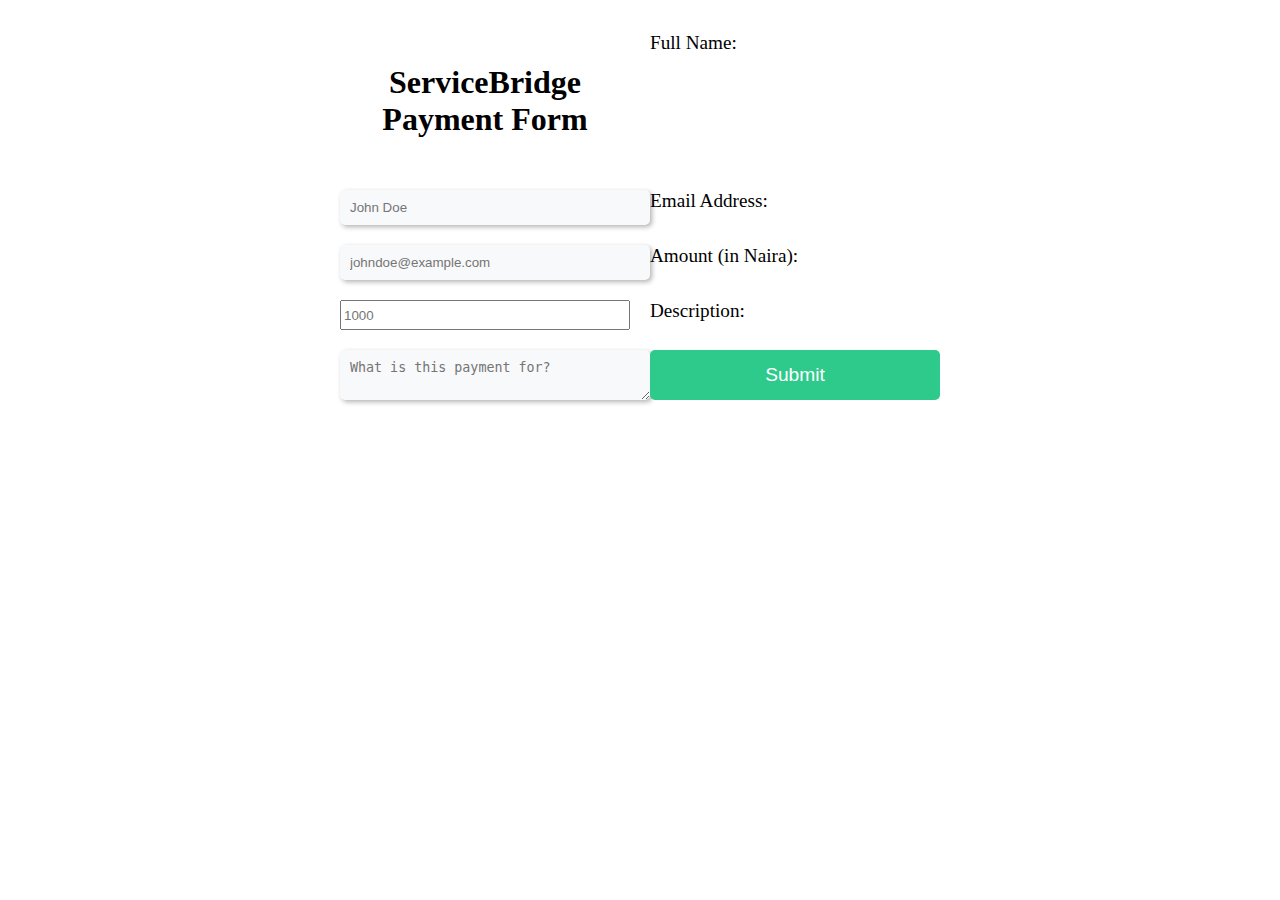
<file: legacy/payment.html>
<!DOCTYPE html>
<html>
<head>
	<title>ServiceBridge Payment Form</title>
	<link rel="stylesheet" href="assets/css/payment-form.css">
</head>
<body>

	<div class="container">
		<form id="payment-form" method="POST" onsubmit="return validateForm()">
			<h1>ServiceBridge Payment Form</h1>
			<label for="name">Full Name:</label>
			<input type="text" id="name" name="name" placeholder="John Doe" required>

			<label for="email">Email Address:</label>
			<input type="email" id="email" name="email" placeholder="johndoe@example.com" required>

			<label for="amount">Amount (in Naira):</label>
			<input type="number" id="amount" name="amount" placeholder="1000" min="1" required>

			<label for="description">Description:</label>
			<textarea id="description" name="description" placeholder="What is this payment for?" required></textarea>

			<button type="submit">Submit</button>
		</form>

		<div id="payment-details"></div>
	</div>

	<script src="payment-script.js"></script>
</body>
</html>
</file>
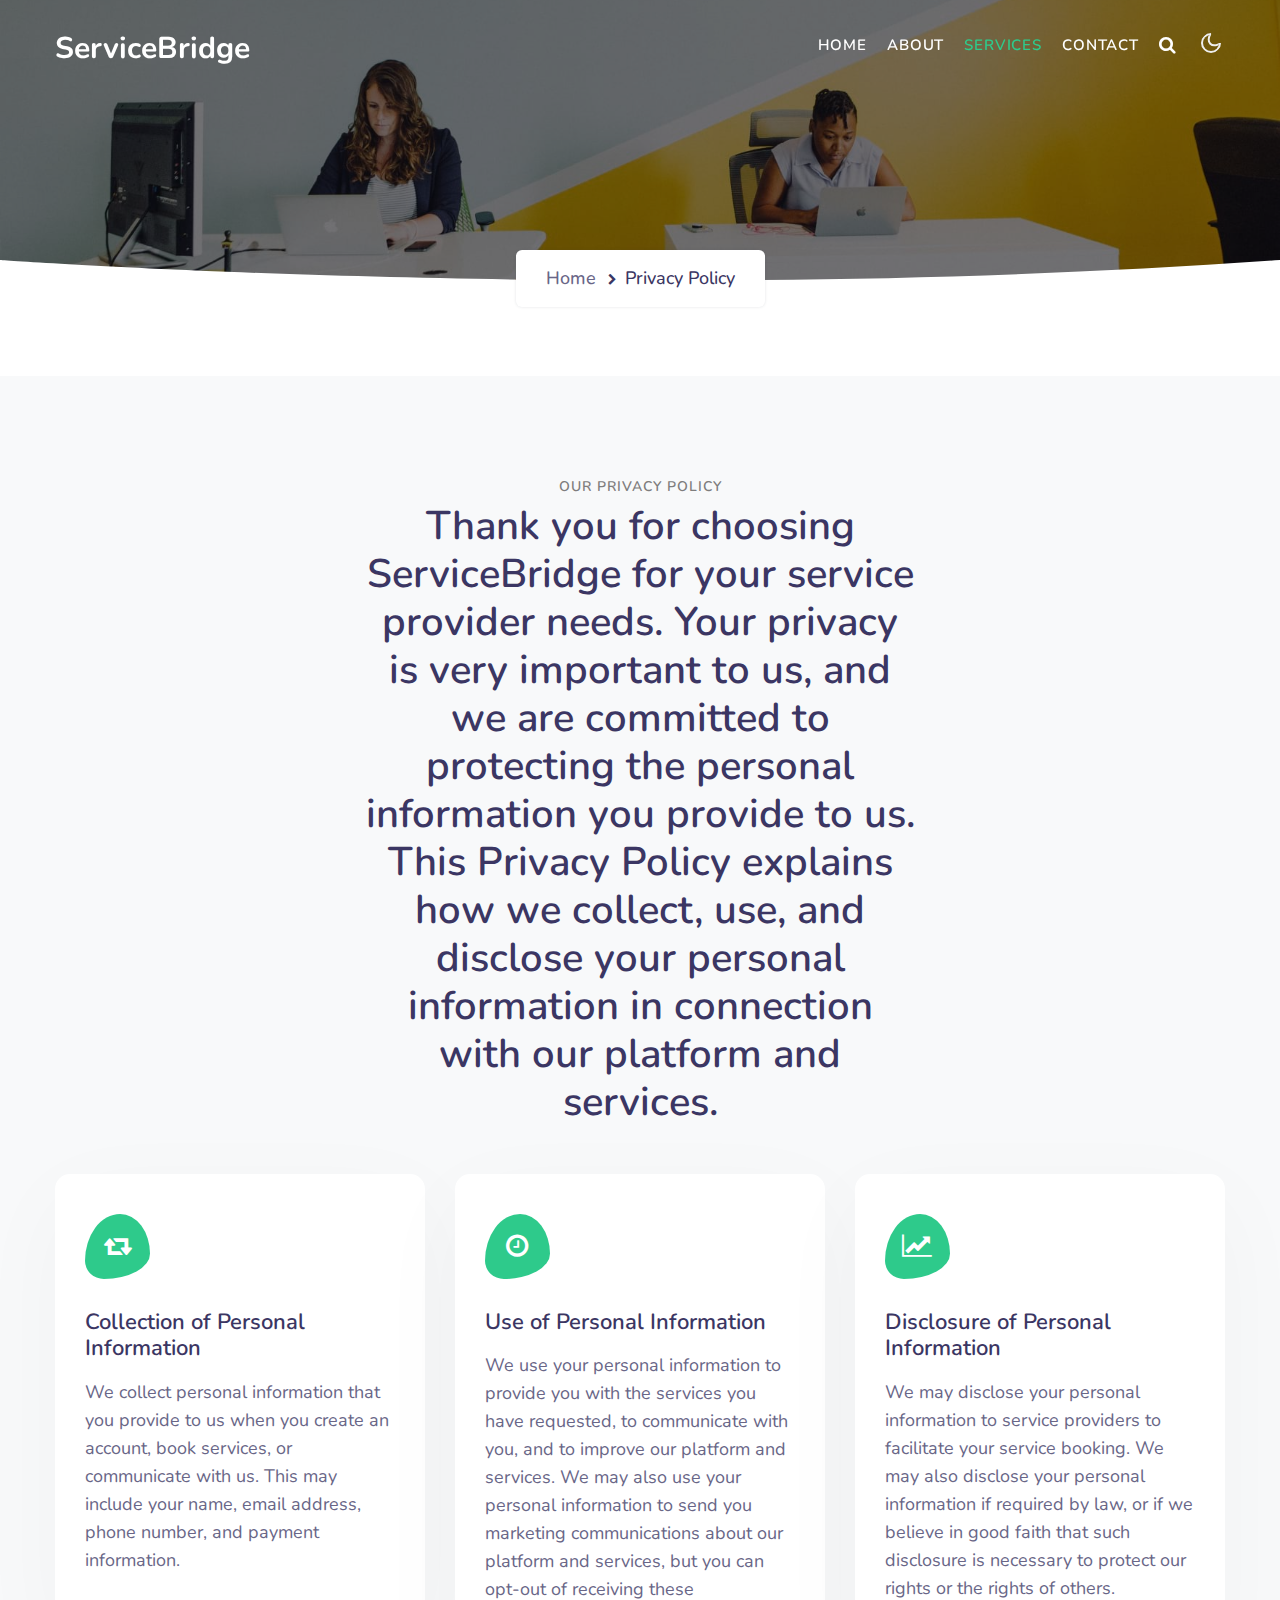
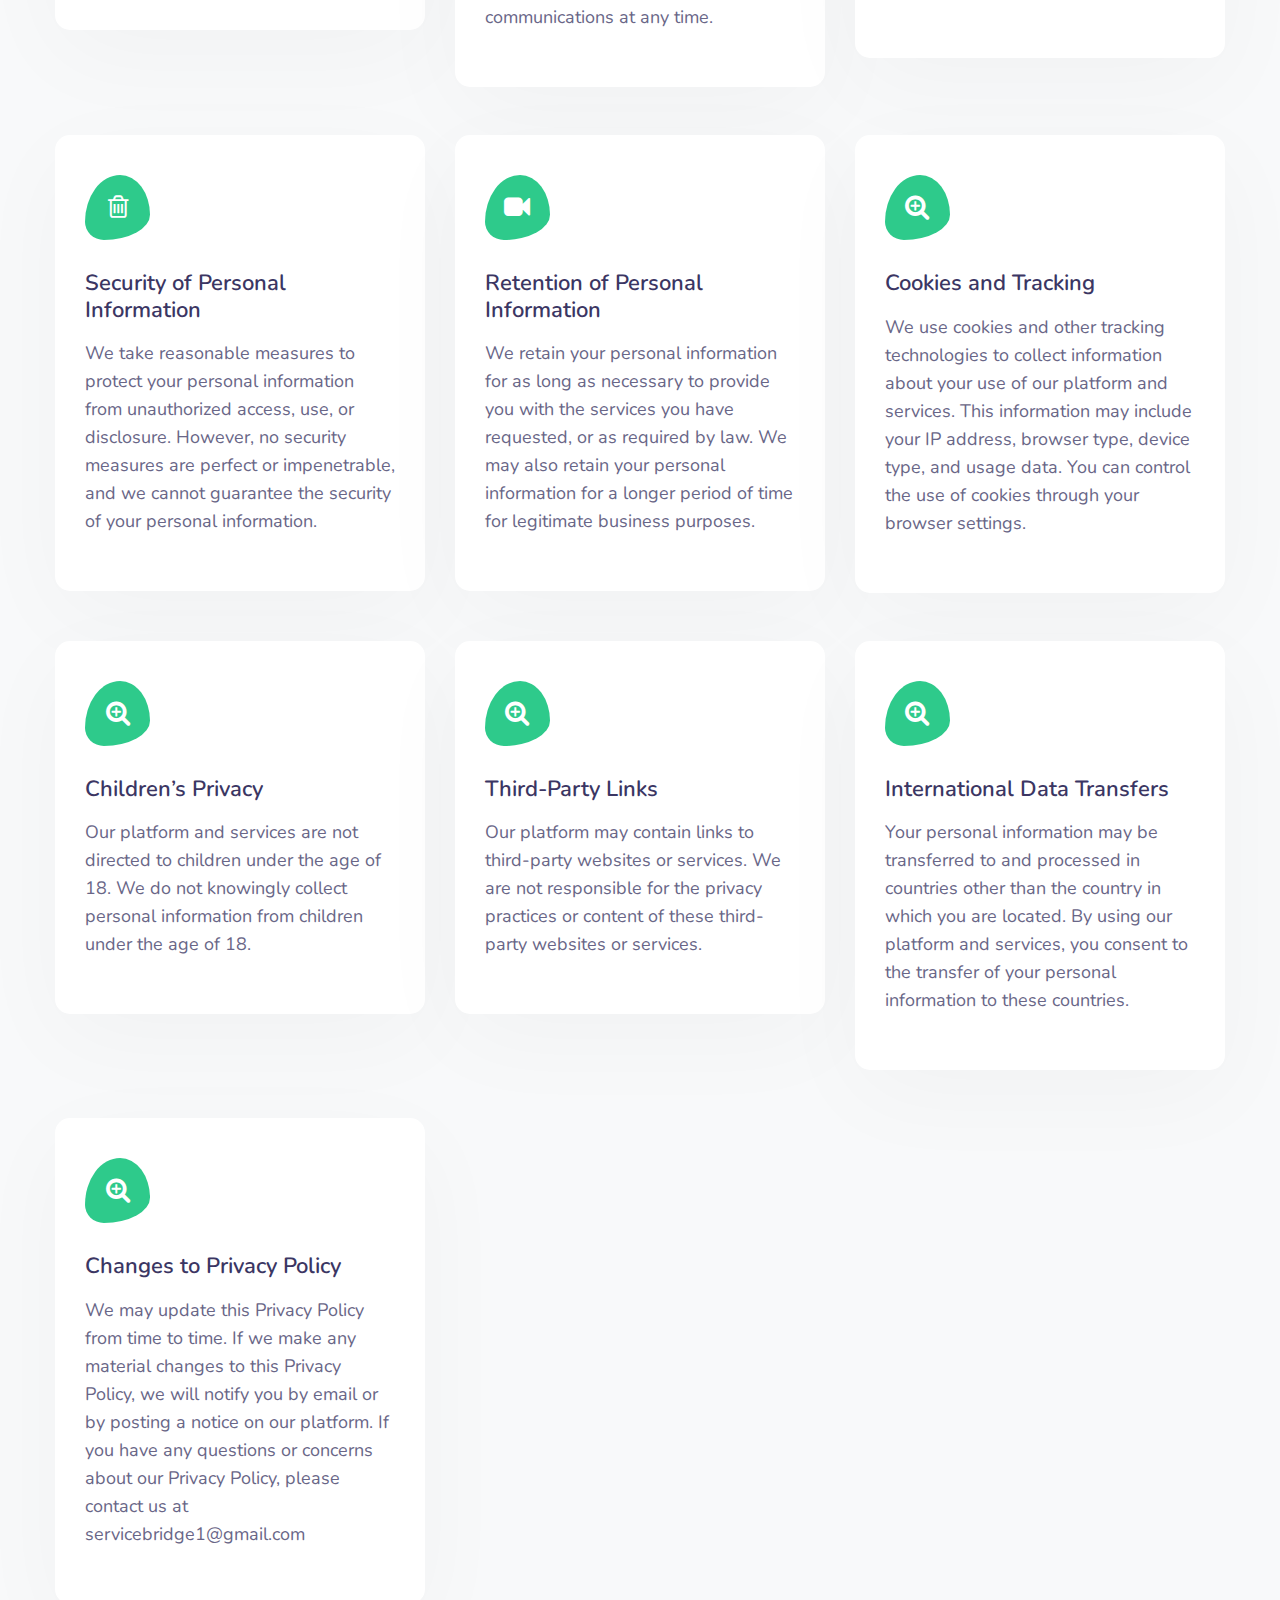
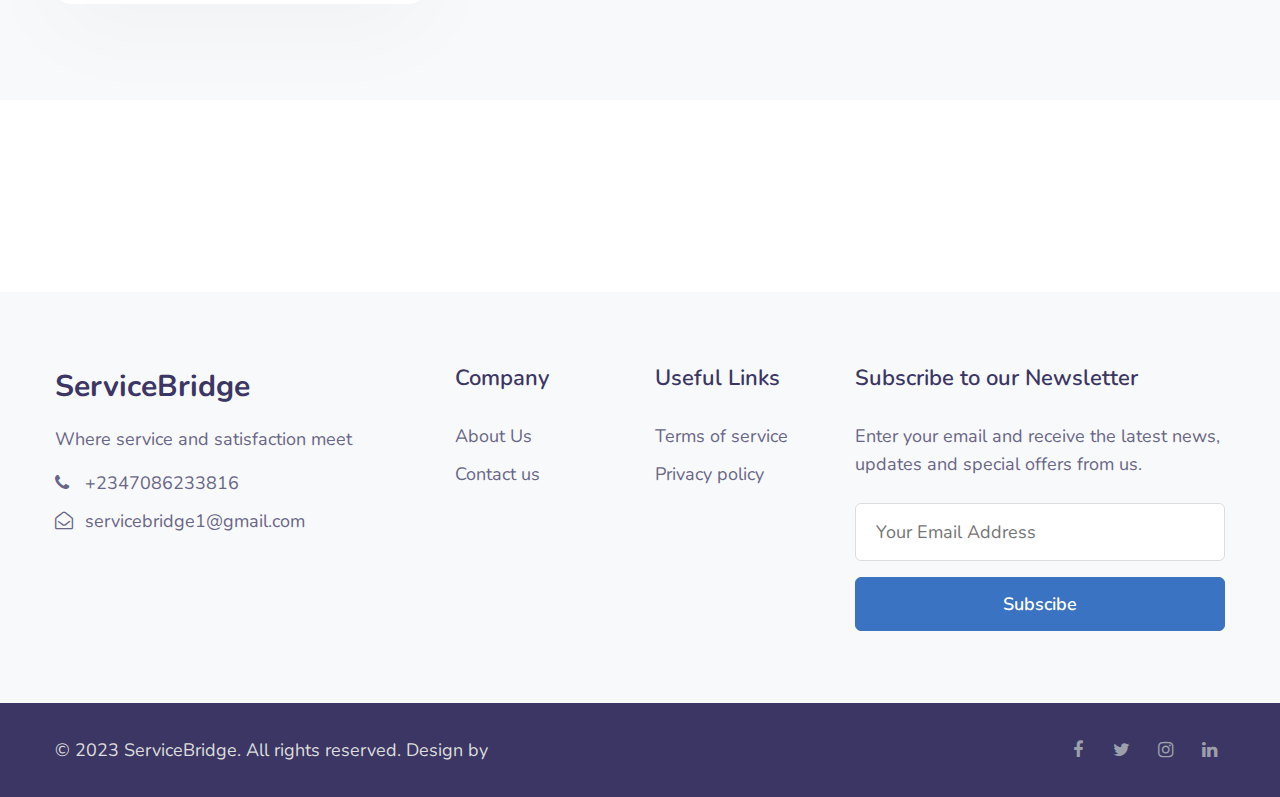
<file: legacy/privacy.html>
<!doctype html>
<html lang="en">
  <head>
    <!-- Required meta tags -->
    <meta charset="utf-8">
    <meta name="viewport" content="width=device-width, initial-scale=1, shrink-to-fit=no">

    <title>ServiceBridge</title>

    <!-- google fonts -->
    <link href="//fonts.googleapis.com/css?family=Nunito:400,700&display=swap" rel="stylesheet">

    <!-- Template CSS -->
    <link rel="stylesheet" href="assets/css/style-starter.css">
  </head>
  <body>
<!--header-->
<header id="site-header" class="fixed-top">
  <div class="container">
      <nav class="navbar navbar-expand-lg stroke px-0">
          <h1> <a class="navbar-brand" href="index.html">
                  ServiceBridge
              </a></h1>
          <!-- if logo is image enable this   
  <a class="navbar-brand" href="#index.html">
      <img src="image-path" alt="Your logo" title="Your logo" style="height:35px;" />
  </a> -->
          <button class="navbar-toggler  collapsed bg-gradient" type="button" data-toggle="collapse"
              data-target="#navbarTogglerDemo02" aria-controls="navbarTogglerDemo02" aria-expanded="false"
              aria-label="Toggle navigation">
              <span class="navbar-toggler-icon fa icon-expand fa-bars"></span>
              <span class="navbar-toggler-icon fa icon-close fa-times"></span>
          </button>

          <div class="collapse navbar-collapse" id="navbarTogglerDemo02">
              <ul class="navbar-nav ml-auto">
                  <li class="nav-item @@home__active">
                      <a class="nav-link" href="index.html">Home <span class="sr-only">(current)</span></a>
                  </li>
                  <li class="nav-item @@about__active">
                      <a class="nav-link" href="about.html">About</a>
                  </li>
                  <li class="nav-item active">
                      <a class="nav-link" href="services.html">Services</a>
                  </li>
                  <li class="nav-item @@contact__active">
                      <a class="nav-link" href="contact.html">Contact</a>
                  </li>
                  <!--/search-right-->
                  <div class="search-right">
                      <a href="#search" title="search"><span class="fa fa-search" aria-hidden="true"></span></a>
                      <!-- search popup -->
                      <div id="search" class="pop-overlay">
                          <div class="popup">

                              <form action="error.html" method="GET" class="search-box">
                                  <input type="search" placeholder="Enter Keyword" name="search" required="required"
                                      autofocus="">
                                  <button type="submit" class="btn"><span class="fa fa-search"
                                          aria-hidden="true"></span></button>
                              </form>

                          </div>
                          <a class="close" href="#close">×</a>
                      </div>
                      <!-- /search popup -->
                  </div>
                  <!--//search-right-->
              </ul>
          </div>
          <!-- toggle switch for light and dark theme -->
          <div class="mobile-position">
              <nav class="navigation">
                  <div class="theme-switch-wrapper">
                      <label class="theme-switch" for="checkbox">
                          <input type="checkbox" id="checkbox">
                          <div class="mode-container">
                              <i class="gg-sun"></i>
                              <i class="gg-moon"></i>
                          </div>
                      </label>
                  </div>
              </nav>
          </div>
          <!-- //toggle switch for light and dark theme -->
      </nav>
  </div>
</header>
<!--/header-->
<div class="inner-banner">
    <section class="w3l-breadcrumb">
        <div class="container">
            <ul class="breadcrumbs-custom-path">
                <li><a href="index.html">Home</a></li>
                <li class="active"><span class="fa fa-chevron-right mx-2" aria-hidden="true"></span>Privacy Policy</li>
            </ul>
        </div>
    </section>
</div>
<!-- banner bottom shape -->
<div class="position-relative">
    <div class="shape overflow-hidden">
        <svg viewBox="0 0 2880 48" fill="none" xmlns="http://www.w3.org/2000/svg">
            <path d="M0 48H1437.5H2880V0H2160C1442.5 52 720 0 720 0H0V48Z" fill="currentColor"></path>
        </svg>
    </div>
</div>
<!-- banner bottom shape -->
<section class="w3l-servicesblock py-5" id="">
   
</section>
<!-- /bottom-grids-->
<section class="w3l-bottom-grids-6 py-5" id="services">
    <div class="container py-lg-5 py-md-4">
        <h6 class="title-small text-center">Our Privacy Policy</h6>
        <h3 class="title-big mb-md-5 mb-4 text-center">Thank you for choosing ServiceBridge for your service provider needs. Your privacy is very important to us, and we are committed to protecting the personal information you provide to us. This Privacy Policy explains how we collect, use, and disclose your personal information in connection with our platform and services.</h3>
        <div class="grids-area-hny main-cont-wthree-fea row">
            <div class="col-lg-4 col-md-6 grids-feature">
                <div class="area-box">
                    <span class="fa fa-retweet mt-0"></span>
                    <h4><a href="#feature" class="title-head">Collection of Personal Information</a></h4>
                    <p class="my-3">We collect personal information that you provide to us when you create an account, book services, or communicate with us. This may include your name, email address, phone number, and payment information.</p>
                    <a href="#url" class="more"> </a>
                </div>
            </div>
            <div class="col-lg-4 col-md-6 grids-feature mt-md-0 mt-4">
                <div class="area-box">
                    <span class="fa fa-clock-o mt-0"></span>
                    <h4><a href="#feature" class="title-head">Use of Personal Information</a></h4>
                    <p class="my-3">We use your personal information to provide you with the services you have requested, to communicate with you, and to improve our platform and services. We may also use your personal information to send you marketing communications about our platform and services, but you can opt-out of receiving these communications at any time.</p>
                    <a href="#url" class="more"> </a>
                </div>
            </div>
            <div class="col-lg-4 col-md-6 grids-feature mt-lg-0 mt-4">
                <div class="area-box">
                    <span class="fa fa-line-chart mt-0"></span>
                    <h4><a href="#feature" class="title-head">Disclosure of Personal Information</a></h4>
                    <p class="my-3">We may disclose your personal information to service providers to facilitate your service booking. We may also disclose your personal information if required by law, or if we believe in good faith that such disclosure is necessary to protect our rights or the rights of others.
                    </p>
                    <a href="#url" class="more"></a>
                </div>
            </div>
            <div class="col-lg-4 col-md-6 grids-feature mt-lg-5 mt-4">
                <div class="area-box">
                    <span class="fa fa-trash-o mt-0"></span>
                    <h4><a href="#feature" class="title-head">Security of Personal Information</a></h4>
                    <p class="my-3">We take reasonable measures to protect your personal information from unauthorized access, use, or disclosure. However, no security measures are perfect or impenetrable, and we cannot guarantee the security of your personal information.</p>
                    <a href="#url" class="more"></a>
                </div>
            </div>
            <div class="col-lg-4 col-md-6 grids-feature mt-lg-5 mt-4">
                <div class="area-box">
                    <span class="fa fa-video-camera mt-0"></span>
                    <h4><a href="#feature" class="title-head">Retention of Personal Information</a></h4>
                    <p class="my-3">We retain your personal information for as long as necessary to provide you with the services you have requested, or as required by law. We may also retain your personal information for a longer period of time for legitimate business purposes.</p>
                    <a href="#url" class="more"></a>
                </div>
            </div>
            <div class="col-lg-4 col-md-6 grids-feature mt-lg-5 mt-4">
                <div class="area-box">
                    <span class="fa fa-search-plus mt-0"></span>
                    <h4><a href="#feature" class="title-head">Cookies and Tracking</a></h4>
                    <p class="my-3">We use cookies and other tracking technologies to collect information about your use of our platform and services. This information may include your IP address, browser type, device type, and usage data. You can control the use of cookies through your browser settings.</p>
                    <a href="#url" class="more"> </a>
                </div>
            </div>
            <div class="col-lg-4 col-md-6 grids-feature mt-lg-5 mt-4">
              <div class="area-box">
                  <span class="fa fa-search-plus mt-0"></span>
                  <h4><a href="#feature" class="title-head">Children’s Privacy</a></h4>
                  <p class="my-3">Our platform and services are not directed to children under the age of 18. We do not knowingly collect personal information from children under the age of 18.</p>
                  <a href="#url" class="more"> </a>
              </div>
          </div>
          <div class="col-lg-4 col-md-6 grids-feature mt-lg-5 mt-4">
            <div class="area-box">
                <span class="fa fa-search-plus mt-0"></span>
                <h4><a href="#feature" class="title-head">Third-Party Links</a></h4>
                <p class="my-3"> Our platform may contain links to third-party websites or services. We are not responsible for the privacy practices or content of these third-party websites or services.</p>
                <a href="#url" class="more"> </a>
            </div>
        </div>
        <div class="col-lg-4 col-md-6 grids-feature mt-lg-5 mt-4">
          <div class="area-box">
              <span class="fa fa-search-plus mt-0"></span>
              <h4><a href="#feature" class="title-head">International Data Transfers</a></h4>
              <p class="my-3"> Your personal information may be transferred to and processed in countries other than the country in which you are located. By using our platform and services, you consent to the transfer of your personal information to these countries.</p>
              <a href="#url" class="more"> </a>
          </div>
      </div>
      <div class="col-lg-4 col-md-6 grids-feature mt-lg-5 mt-4">
        <div class="area-box">
            <span class="fa fa-search-plus mt-0"></span>
            <h4><a href="#feature" class="title-head">Changes to Privacy Policy</a></h4>
            <p class="my-3"> We may update this Privacy Policy from time to time. If we make any material changes to this Privacy Policy, we will notify you by email or by posting a notice on our platform.

                If you have any questions or concerns about our Privacy Policy, please contact us at servicebridge1@gmail.com
            </p>
            <a href="#url" class="more"> </a>
        </div>
    </div>
    <div class="col-lg-4 col-md-6 grids-feature mt-lg-5 mt-4">
    
  </div>
        </div>
    </div>
</section>
<!-- //bottom-grids-->
<!-- services page pricing block -->
<section class="w3l-pricing">
    <div class="py-5" id="pricing">
        <div class="container py-lg-5">
            
            <div class="row t-in">
                
                <div class="col-lg-4 col-md-6 price-main-info mt-md-0 mt-4">
                    
                </div>
                <div class="col-lg-4 col-md-6 price-main-info mt-lg-0 mt-4">
                 
                </div>
            </div>
        </div>
    </div>
</section>
<!-- services page pricing block -->
<!-- footer -->
<section class="w3l-footer-29-main">
  <div class="footer-29 py-5">
    <div class="container py-lg-4">
      <div class="row footer-top-29">
        <div class="col-lg-4 col-md-6 col-sm-7 footer-list-29 footer-1 pr-lg-5">
          <div class="footer-logo mb-3">
            <a class="navbar-brand" href="index.html">ServiceBridge</a>
          </div>
          <p>Where service and satisfaction meet</p>
          <ul class="mt-3">
            <li><a href="tel:+(21) 255 999 8888"><span class="fa fa-phone"></span> +2347086233816</a></li>
            <li><a href="mailto:servicebridge1@gmail.com" class="mail"><span class="fa fa-envelope-open-o"></span>
                servicebridge1@gmail.com</a></li>
          </ul>
        </div>
        <div class="col-lg-2 col-md-6 col-sm-5 col-6 footer-list-29 footer-2 mt-sm-0 mt-5">

          <ul>
            <h6 class="footer-title-29">Company</h6>
            <li><a href="about.html">About Us</a></li>
           
            <li><a href="contact.html">Contact us</a></li>
          </ul>
        </div>
        <div class="col-lg-2 col-md-6 col-sm-5 col-6 footer-list-29 footer-3 mt-lg-0 mt-5">
          <h6 class="footer-title-29">Useful Links</h6>
          <ul>
            <li><a href="services.html#terms">Terms of service</a></li>
            <li><a href="#privacy"> Privacy policy</a></li>
            
          </ul>

        </div>
        <div class="col-lg-4 col-md-6 col-sm-7 footer-list-29 footer-4 mt-lg-0 mt-5">
          <h6 class="footer-title-29">Subscribe to our Newsletter </h6>
          <p>Enter your email and receive the latest news, updates and special offers from us.</p>

          <form action="#" class="subscribe" method="post">
            <input type="email" name="email" placeholder="Your Email Address" required="">
            <button class="btn btn-style btn-primary w-100 mt-3">Subscibe</button>
          </form>
        </div>
      </div>
    </div>
  </div>
</section>
<!-- //footer -->

<!-- copyright -->
<section class="w3l-copyright">
  <div class="container">
    <div class="row bottom-copies">
      <p class="col-lg-8 copy-footer-29">© 2023 ServiceBridge. All rights reserved. Design by <a
          href="" target="_blank">
          </a></p>

      <div class="col-lg-4 main-social-footer-29">
        <a href="#facebook" class="facebook"><span class="fa fa-facebook"></span></a>
        <a href="#twitter" class="twitter"><span class="fa fa-twitter"></span></a>
        <a href="#instagram" class="instagram"><span class="fa fa-instagram"></span></a>
        <a href="#linkedin" class="linkedin"><span class="fa fa-linkedin"></span></a>
      </div>

    </div>
  </div>

  <!-- move top -->
  <button onclick="topFunction()" id="movetop" title="Go to top">
    &#10548;
  </button>
  <script>
    // When the user scrolls down 20px from the top of the document, show the button
    window.onscroll = function () {
      scrollFunction()
    };

    function scrollFunction() {
      if (document.body.scrollTop > 20 || document.documentElement.scrollTop > 20) {
        document.getElementById("movetop").style.display = "block";
      } else {
        document.getElementById("movetop").style.display = "none";
      }
    }

    // When the user clicks on the button, scroll to the top of the document
    function topFunction() {
      document.body.scrollTop = 0;
      document.documentElement.scrollTop = 0;
    }
  </script>
  <!-- /move top -->
</section>
<!-- //copyright -->

<script src="assets/js/jquery-3.3.1.min.js"></script> <!-- Common jquery plugin -->

<script src="assets/js/theme-change.js"></script><!-- theme switch js (light and dark)-->

<script src="assets/js/owl.carousel.js"></script><!-- owl carousel -->

<!-- script for tesimonials carousel slider -->
<script>
  $(document).ready(function () {
    $("#owl-demo1").owlCarousel({
      loop: true,
      margin: 20,
      nav: false,
      responsiveClass: true,
      responsive: {
        0: {
          items: 1,
          nav: false
        },
        1000: {
          items: 1,
          nav: false,
          loop: false
        }
      }
    })
  })
</script>
<!-- //script for tesimonials carousel slider -->

<!-- magnific popup -->
<script src="assets/js/jquery.magnific-popup.min.js"></script>
<script>
  $(document).ready(function () {
    $('.popup-with-zoom-anim').magnificPopup({
      type: 'inline',

      fixedContentPos: false,
      fixedBgPos: true,

      overflowY: 'auto',

      closeBtnInside: true,
      preloader: false,

      midClick: true,
      removalDelay: 300,
      mainClass: 'my-mfp-zoom-in'
    });

    $('.popup-with-move-anim').magnificPopup({
      type: 'inline',

      fixedContentPos: false,
      fixedBgPos: true,

      overflowY: 'auto',

      closeBtnInside: true,
      preloader: false,

      midClick: true,
      removalDelay: 300,
      mainClass: 'my-mfp-slide-bottom'
    });
  });
</script>
<!-- //magnific popup -->

<!--/MENU-JS-->
<script>
  $(window).on("scroll", function () {
    var scroll = $(window).scrollTop();

    if (scroll >= 80) {
      $("#site-header").addClass("nav-fixed");
    } else {
      $("#site-header").removeClass("nav-fixed");
    }
  });

  //Main navigation Active Class Add Remove
  $(".navbar-toggler").on("click", function () {
    $("header").toggleClass("active");
  });
  $(document).on("ready", function () {
    if ($(window).width() > 991) {
      $("header").removeClass("active");
    }
    $(window).on("resize", function () {
      if ($(window).width() > 991) {
        $("header").removeClass("active");
      }
    });
  });
</script>
<!--//MENU-JS-->

<!-- disable body scroll which navbar is in active -->
<script>
  $(function () {
    $('.navbar-toggler').click(function () {
      $('body').toggleClass('noscroll');
    })
  });
</script>
<!-- //disable body scroll which navbar is in active -->

<!--bootstrap-->
<script src="assets/js/bootstrap.min.js"></script>
<!-- //bootstrap-->

</body>

</html>
</file>
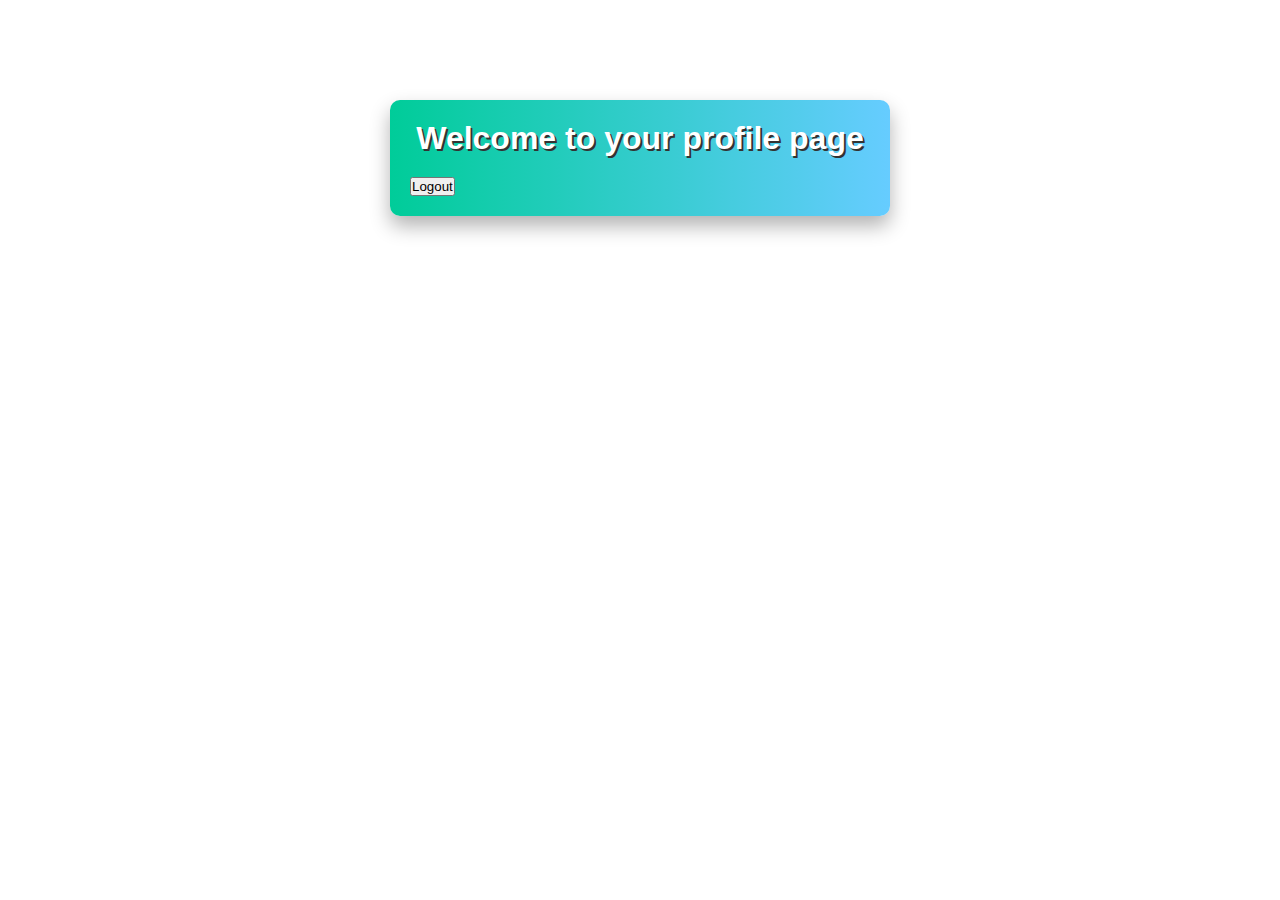
<file: legacy/profile.html>
<!DOCTYPE html>
<html lang="en">
  <head>
    <meta charset="UTF-8">
    <title>Profile Page</title>
    <link rel="stylesheet" href="assets/css/profile.css">
  </head>
  <body>
    <div class="container">
      <h1>Welcome to your profile page</h1>
      <button id="logout-button">Logout</button>
    </div>
    <script src="https://code.jquery.com/jquery-3.6.0.min.js"></script>
    <script src="auth.js"></script>
  </body>
</html>
</file>
<file: assets/css/payment-form.css>
@media only screen and (max-width: 768px) {
    form {
      grid-template-columns: 1fr;
    }
  }
  


/* Color Variables */
:root {
    --blue: #007bff;
    --indigo: #6610f2;
    --purple: #6f42c1;
    --pink: #e83e8c;
    --red: #dc3545;
    --orange: #fd7e14;
    --yellow: #ffc107;
    --green: #28a745;
    --teal: #20c997;
    --cyan: #17a2b8;
    --white: #fff;
    --gray: #6c757d;
    --gray-dark: #343a40;
    --primary: #2eca8b;
    --secondary: #3B3663;
    --success: #28a745;
    --info: #17a2b8;
    --warning: #ffc107;
    --danger: #dc3545;
    --light: #f8f9fa;
    --dark: #343a40;
  }
  
  /* Header styles */
  header {
    background-color: var(--secondary);
    color: white;
    padding: 1rem;
  }
  
  header h1 {
    font-size: 2.5rem;
    margin-top: 0;
    margin-bottom: 0.5rem;
  }
  
  /* Payment form styles */
  .container {
    max-width: 600px;
    margin: 0 auto;
    text-align: center;
  }
  
  h1 {
    font-size: 2rem;
    margin-top: 2rem;
    margin-bottom: 2rem;
  }
  
  form {
    display: grid;
    grid-template-columns: 1fr;
    grid-gap: 20px;
    margin-top: 2rem;
  }
  
  @media (min-width: 768px) {
    form {
      grid-template-columns: 1fr 1fr;
    }
  }
  
  label {
    display: block;
    font-size: 1.2rem;
    margin-bottom: 0.5rem;
    text-align: left;
  }
  
  input[type="text"],
  input[type="email"],
  textarea,
  select {
    padding: 10px;
    border: none;
    border-radius: 5px;
    box-shadow: 2px 2px 5px rgba(0, 0, 0, 0.3);
    width: 100%;
    background-color: var(--light);
  }
  
  select {
    appearance: none;
    -webkit-appearance: none;
    -moz-appearance: none;
    background-image: url("data:image/svg+xml,%3Csvg xmlns='http://www.w3.org/2000/svg' width='8' height='4' viewBox='0 0 8 4'%3E%3Cpath fill='%23333333' d='M4 4L0 0h8z'/%3E%3C/svg%3E");
    background-repeat: no-repeat;
    background-position: right 10px center;
    background-size: 8px 4px;
    padding-right: 30px;
  }
  
  button[type="submit"] {
    background-color: var(--primary);
    color: white;
    font-size: 1.2rem;
    padding: 10px 20px;
    border: none;
    border-radius: 5px;
    cursor: pointer;
    transition: all 0.3s ease;
    box-shadow: 2px 2px
</file>
<file: assets/css/profile.css>
/* Basic styles */

* {
  box-sizing: border-box;
  margin: 0;
  padding: 0;
}

body {
  font-family: Arial, sans-serif;
  background-color: #ffffff;
  color: #333333;
}

.container {
  margin: 100px auto;
  max-width: 500px;
  padding: 20px;
  border-radius: 10px;
  background: linear-gradient(to right, #00cc99, #66ccff);
  box-shadow: 0 10px 20px rgba(0, 0, 0, 0.3);
}

h1 {
  text-align: center;
  margin-bottom: 20px;
  color: #ffffff;
  text-shadow: 2px 2px #333333;
}

label {
  display: block;
  margin-bottom: 10px;
  color: #ffffff;
}

input[type="text"],
input[type="email"],
input[type="password"] {
  display: block;
  width: 100%;
  padding: 10px;
  border-radius: 5px;
  border: none;
  margin-bottom: 20px;
}

button[type="submit"] {
  display: block;
  margin: 0 auto;
  padding: 10px 20px;
  border: none;
  border-radius: 5px;
  background-color: #ffffff;
  color: #333333;
  cursor: pointer;
  transition: background-color 0.2s ease-in-out;
}

button[type="submit"]:hover {
  background-color: #333333;
  color: #ffffff;
}

p.error {
  color: #ff0000;
  margin-bottom: 20px;
}

/* Profile-specific styles */

.profile-image {
  display: block;
  margin: 0 auto;
  width: 200px;
  height: 200px;
  border-radius: 50%;
  background-color: #ffffff;
  box-shadow: 0 5px 10px rgba(0, 0, 0, 0.2);
  overflow: hidden;
}

.profile-image img {
  display: block;
  width: 100%;
  height: 100%;
  object-fit: cover;
}

.profile-name {
  text-align: center;
  margin-top: 20px;
  font-size: 24px;
  font-weight: bold;
}

.profile-email {
  text-align: center;
  margin-bottom: 20px;
}

.profile-bio {
  margin-bottom: 20px;
}

.profile-bio p {
  margin-bottom: 10px;
}
</file>
<file: legacy/assets/css/payment-form.css>
@media only screen and (max-width: 768px) {
    form {
      grid-template-columns: 1fr;
    }
  }
  


/* Color Variables */
:root {
    --blue: #007bff;
    --indigo: #6610f2;
    --purple: #6f42c1;
    --pink: #e83e8c;
    --red: #dc3545;
    --orange: #fd7e14;
    --yellow: #ffc107;
    --green: #28a745;
    --teal: #20c997;
    --cyan: #17a2b8;
    --white: #fff;
    --gray: #6c757d;
    --gray-dark: #343a40;
    --primary: #2eca8b;
    --secondary: #3B3663;
    --success: #28a745;
    --info: #17a2b8;
    --warning: #ffc107;
    --danger: #dc3545;
    --light: #f8f9fa;
    --dark: #343a40;
  }
  
  /* Header styles */
  header {
    background-color: var(--secondary);
    color: white;
    padding: 1rem;
  }
  
  header h1 {
    font-size: 2.5rem;
    margin-top: 0;
    margin-bottom: 0.5rem;
  }
  
  /* Payment form styles */
  .container {
    max-width: 600px;
    margin: 0 auto;
    text-align: center;
  }
  
  h1 {
    font-size: 2rem;
    margin-top: 2rem;
    margin-bottom: 2rem;
  }
  
  form {
    display: grid;
    grid-template-columns: 1fr;
    grid-gap: 20px;
    margin-top: 2rem;
  }
  
  @media (min-width: 768px) {
    form {
      grid-template-columns: 1fr 1fr;
    }
  }
  
  label {
    display: block;
    font-size: 1.2rem;
    margin-bottom: 0.5rem;
    text-align: left;
  }
  
  input[type="text"],
  input[type="email"],
  textarea,
  select {
    padding: 10px;
    border: none;
    border-radius: 5px;
    box-shadow: 2px 2px 5px rgba(0, 0, 0, 0.3);
    width: 100%;
    background-color: var(--light);
  }
  
  select {
    appearance: none;
    -webkit-appearance: none;
    -moz-appearance: none;
    background-image: url("data:image/svg+xml,%3Csvg xmlns='http://www.w3.org/2000/svg' width='8' height='4' viewBox='0 0 8 4'%3E%3Cpath fill='%23333333' d='M4 4L0 0h8z'/%3E%3C/svg%3E");
    background-repeat: no-repeat;
    background-position: right 10px center;
    background-size: 8px 4px;
    padding-right: 30px;
  }
  
  button[type="submit"] {
    background-color: var(--primary);
    color: white;
    font-size: 1.2rem;
    padding: 10px 20px;
    border: none;
    border-radius: 5px;
    cursor: pointer;
    transition: all 0.3s ease;
    box-shadow: 2px 2px
</file>
<file: legacy/assets/css/profile.css>
/* Basic styles */

* {
  box-sizing: border-box;
  margin: 0;
  padding: 0;
}

body {
  font-family: Arial, sans-serif;
  background-color: #ffffff;
  color: #333333;
}

.container {
  margin: 100px auto;
  max-width: 500px;
  padding: 20px;
  border-radius: 10px;
  background: linear-gradient(to right, #00cc99, #66ccff);
  box-shadow: 0 10px 20px rgba(0, 0, 0, 0.3);
}

h1 {
  text-align: center;
  margin-bottom: 20px;
  color: #ffffff;
  text-shadow: 2px 2px #333333;
}

label {
  display: block;
  margin-bottom: 10px;
  color: #ffffff;
}

input[type="text"],
input[type="email"],
input[type="password"] {
  display: block;
  width: 100%;
  padding: 10px;
  border-radius: 5px;
  border: none;
  margin-bottom: 20px;
}

button[type="submit"] {
  display: block;
  margin: 0 auto;
  padding: 10px 20px;
  border: none;
  border-radius: 5px;
  background-color: #ffffff;
  color: #333333;
  cursor: pointer;
  transition: background-color 0.2s ease-in-out;
}

button[type="submit"]:hover {
  background-color: #333333;
  color: #ffffff;
}

p.error {
  color: #ff0000;
  margin-bottom: 20px;
}

/* Profile-specific styles */

.profile-image {
  display: block;
  margin: 0 auto;
  width: 200px;
  height: 200px;
  border-radius: 50%;
  background-color: #ffffff;
  box-shadow: 0 5px 10px rgba(0, 0, 0, 0.2);
  overflow: hidden;
}

.profile-image img {
  display: block;
  width: 100%;
  height: 100%;
  object-fit: cover;
}

.profile-name {
  text-align: center;
  margin-top: 20px;
  font-size: 24px;
  font-weight: bold;
}

.profile-email {
  text-align: center;
  margin-bottom: 20px;
}

.profile-bio {
  margin-bottom: 20px;
}

.profile-bio p {
  margin-bottom: 10px;
}
</file>
<file: assets/css/style-starter.css>
@charset "UTF-8";
/*--
Author: W3layouts
Author URL: http://w3layouts.com
--*/
/*!
 * Bootstrap v4.4.1 (https://getbootstrap.com/)
 * Copyright 2011-2019 The Bootstrap Authors
 * Copyright 2011-2019 Twitter, Inc.
 * Licensed under MIT (https://github.com/twbs/bootstrap/blob/master/LICENSE)
 */
:root {
  --blue: #007bff;
  --indigo: #6610f2;
  --purple: #6f42c1;
  --pink: #e83e8c;
  --red: #dc3545;
  --orange: #fd7e14;
  --yellow: #ffc107;
  --green: #28a745;
  --teal: #20c997;
  --cyan: #17a2b8;
  --white: #fff;
  --gray: #6c757d;
  --gray-dark: #343a40;
  --primary: #2eca8b;
  --secondary: #3B3663;
  --success: #28a745;
  --info: #17a2b8;
  --warning: #ffc107;
  --danger: #dc3545;
  --light: #f8f9fa;
  --dark: #343a40;
  --breakpoint-xs: 0;
  --breakpoint-sm: 576px;
  --breakpoint-md: 768px;
  --breakpoint-lg: 992px;
  --breakpoint-xl: 1200px;
  --font-family-sans-serif: -apple-system, BlinkMacSystemFont, "Segoe UI", Roboto, "Helvetica Neue", Arial, "Noto Sans", sans-serif, "Apple Color Emoji", "Segoe UI Emoji", "Segoe UI Symbol", "Noto Color Emoji";
  --font-family-monospace: SFMono-Regular, Menlo, Monaco, Consolas, "Liberation Mono", "Courier New", monospace; }

*,
*::before,
*::after {
  box-sizing: border-box; }

html {
  font-family: sans-serif;
  line-height: 1.15;
  -webkit-text-size-adjust: 100%;
  -webkit-tap-highlight-color: rgba(0, 0, 0, 0); }

article, aside, figcaption, figure, footer, header, hgroup, main, nav, section {
  display: block; }

body {
  margin: 0;
  font-family: -apple-system, BlinkMacSystemFont, "Segoe UI", Roboto, "Helvetica Neue", Arial, "Noto Sans", sans-serif, "Apple Color Emoji", "Segoe UI Emoji", "Segoe UI Symbol", "Noto Color Emoji";
  font-size: 1rem;
  font-weight: 400;
  line-height: 1.5;
  color: #212529;
  text-align: left;
  background-color: #fff; }

[tabindex="-1"]:focus:not(:focus-visible) {
  outline: 0 !important; }

hr {
  box-sizing: content-box;
  height: 0;
  overflow: visible; }

h1, h2, h3, h4, h5, h6 {
  margin-top: 0;
  margin-bottom: 0.5rem; }

p {
  margin-top: 0;
  margin-bottom: 1rem; }

abbr[title],
abbr[data-original-title] {
  text-decoration: underline;
  -webkit-text-decoration: underline dotted;
          text-decoration: underline dotted;
  cursor: help;
  border-bottom: 0;
  -webkit-text-decoration-skip-ink: none;
          text-decoration-skip-ink: none; }

address {
  margin-bottom: 1rem;
  font-style: normal;
  line-height: inherit; }

ol,
ul,
dl {
  margin-top: 0;
  margin-bottom: 1rem; }

ol ol,
ul ul,
ol ul,
ul ol {
  margin-bottom: 0; }

dt {
  font-weight: 700; }

dd {
  margin-bottom: .5rem;
  margin-left: 0; }

blockquote {
  margin: 0 0 1rem; }

b,
strong {
  font-weight: bolder; }

small {
  font-size: 80%; }

sub,
sup {
  position: relative;
  font-size: 75%;
  line-height: 0;
  vertical-align: baseline; }

sub {
  bottom: -.25em; }

sup {
  top: -.5em; }

a {
  color: #2eca8b;
  text-decoration: none;
  background-color: transparent; }
  a:hover {
    color: #208c60;
    text-decoration: underline; }

a:not([href]) {
  color: inherit;
  text-decoration: none; }
  a:not([href]):hover {
    color: inherit;
    text-decoration: none; }

pre,
code,
kbd,
samp {
  font-family: SFMono-Regular, Menlo, Monaco, Consolas, "Liberation Mono", "Courier New", monospace;
  font-size: 1em; }

pre {
  margin-top: 0;
  margin-bottom: 1rem;
  overflow: auto; }

figure {
  margin: 0 0 1rem; }

img {
  vertical-align: middle;
  border-style: none; }

svg {
  overflow: hidden;
  vertical-align: middle; }

table {
  border-collapse: collapse; }

caption {
  padding-top: 0.75rem;
  padding-bottom: 0.75rem;
  color: #6c757d;
  text-align: left;
  caption-side: bottom; }

th {
  text-align: inherit; }

label {
  display: inline-block;
  margin-bottom: 0.5rem; }

button {
  border-radius: 0; }

button:focus {
  outline: 1px dotted;
  outline: 5px auto -webkit-focus-ring-color; }

input,
button,
select,
optgroup,
textarea {
  margin: 0;
  font-family: inherit;
  font-size: inherit;
  line-height: inherit; }

button,
input {
  overflow: visible; }

button,
select {
  text-transform: none; }

select {
  word-wrap: normal; }

button,
[type="button"],
[type="reset"],
[type="submit"] {
  -webkit-appearance: button; }

button:not(:disabled),
[type="button"]:not(:disabled),
[type="reset"]:not(:disabled),
[type="submit"]:not(:disabled) {
  cursor: pointer; }

button::-moz-focus-inner,
[type="button"]::-moz-focus-inner,
[type="reset"]::-moz-focus-inner,
[type="submit"]::-moz-focus-inner {
  padding: 0;
  border-style: none; }

input[type="radio"],
input[type="checkbox"] {
  box-sizing: border-box;
  padding: 0; }

input[type="date"],
input[type="time"],
input[type="datetime-local"],
input[type="month"] {
  -webkit-appearance: listbox; }

textarea {
  overflow: auto;
  resize: vertical; }

fieldset {
  min-width: 0;
  padding: 0;
  margin: 0;
  border: 0; }

legend {
  display: block;
  width: 100%;
  max-width: 100%;
  padding: 0;
  margin-bottom: .5rem;
  font-size: 1.5rem;
  line-height: inherit;
  color: inherit;
  white-space: normal; }
  @media (max-width: 1200px) {
    legend {
      font-size: calc(1.275rem + 0.3vw) ; } }

progress {
  vertical-align: baseline; }

[type="number"]::-webkit-inner-spin-button,
[type="number"]::-webkit-outer-spin-button {
  height: auto; }

[type="search"] {
  outline-offset: -2px;
  -webkit-appearance: none; }

[type="search"]::-webkit-search-decoration {
  -webkit-appearance: none; }

::-webkit-file-upload-button {
  font: inherit;
  -webkit-appearance: button; }

output {
  display: inline-block; }

summary {
  display: list-item;
  cursor: pointer; }

template {
  display: none; }

[hidden] {
  display: none !important; }

h1, h2, h3, h4, h5, h6,
.h1, .h2, .h3, .h4, .h5, .h6 {
  margin-bottom: 0.5rem;
  font-weight: 500;
  line-height: 1.2; }

h1, .h1 {
  font-size: 2.5rem; }
  @media (max-width: 1200px) {
    h1, .h1 {
      font-size: calc(1.375rem + 1.5vw) ; } }

h2, .h2 {
  font-size: 2rem; }
  @media (max-width: 1200px) {
    h2, .h2 {
      font-size: calc(1.325rem + 0.9vw) ; } }

h3, .h3 {
  font-size: 1.75rem; }
  @media (max-width: 1200px) {
    h3, .h3 {
      font-size: calc(1.3rem + 0.6vw) ; } }

h4, .h4 {
  font-size: 1.5rem; }
  @media (max-width: 1200px) {
    h4, .h4 {
      font-size: calc(1.275rem + 0.3vw) ; } }

h5, .h5 {
  font-size: 1.25rem; }

h6, .h6 {
  font-size: 1rem; }

.lead {
  font-size: 1.25rem;
  font-weight: 300; }

.display-1 {
  font-size: 6rem;
  font-weight: 300;
  line-height: 1.2; }
  @media (max-width: 1200px) {
    .display-1 {
      font-size: calc(1.725rem + 5.7vw) ; } }

.display-2 {
  font-size: 5.5rem;
  font-weight: 300;
  line-height: 1.2; }
  @media (max-width: 1200px) {
    .display-2 {
      font-size: calc(1.675rem + 5.1vw) ; } }

.display-3 {
  font-size: 4.5rem;
  font-weight: 300;
  line-height: 1.2; }
  @media (max-width: 1200px) {
    .display-3 {
      font-size: calc(1.575rem + 3.9vw) ; } }

.display-4 {
  font-size: 3.5rem;
  font-weight: 300;
  line-height: 1.2; }
  @media (max-width: 1200px) {
    .display-4 {
      font-size: calc(1.475rem + 2.7vw) ; } }

hr {
  margin-top: 1rem;
  margin-bottom: 1rem;
  border: 0;
  border-top: 1px solid rgba(0, 0, 0, 0.1); }

small,
.small {
  font-size: 80%;
  font-weight: 400; }

mark,
.mark {
  padding: 0.2em;
  background-color: #fcf8e3; }

.list-unstyled {
  padding-left: 0;
  list-style: none; }

.list-inline {
  padding-left: 0;
  list-style: none; }

.list-inline-item {
  display: inline-block; }
  .list-inline-item:not(:last-child) {
    margin-right: 0.5rem; }

.initialism {
  font-size: 90%;
  text-transform: uppercase; }

.blockquote {
  margin-bottom: 1rem;
  font-size: 1.25rem; }

.blockquote-footer {
  display: block;
  font-size: 80%;
  color: #6c757d; }
  .blockquote-footer::before {
    content: "\2014\00A0"; }

.img-fluid {
  max-width: 100%;
  height: auto; }

.img-thumbnail {
  padding: 0.25rem;
  background-color: #fff;
  border: 1px solid #dee2e6;
  border-radius: 0.25rem;
  max-width: 100%;
  height: auto; }

.figure {
  display: inline-block; }

.figure-img {
  margin-bottom: 0.5rem;
  line-height: 1; }

.figure-caption {
  font-size: 90%;
  color: #6c757d; }

code {
  font-size: 87.5%;
  color: #e83e8c;
  word-wrap: break-word; }
  a > code {
    color: inherit; }

kbd {
  padding: 0.2rem 0.4rem;
  font-size: 87.5%;
  color: #fff;
  background-color: #212529;
  border-radius: 0.2rem; }
  kbd kbd {
    padding: 0;
    font-size: 100%;
    font-weight: 700; }

pre {
  display: block;
  font-size: 87.5%;
  color: #212529; }
  pre code {
    font-size: inherit;
    color: inherit;
    word-break: normal; }

.pre-scrollable {
  max-height: 340px;
  overflow-y: scroll; }

.container {
  width: 100%;
  padding-right: 15px;
  padding-left: 15px;
  margin-right: auto;
  margin-left: auto; }
  @media (min-width: 576px) {
    .container {
      max-width: 540px; } }
  @media (min-width: 768px) {
    .container {
      max-width: 720px; } }
  @media (min-width: 992px) {
    .container {
      max-width: 960px; } }
  @media (min-width: 1200px) {
    .container {
      max-width: 1140px; } }

.container-fluid, .container-sm, .container-md, .container-lg, .container-xl {
  width: 100%;
  padding-right: 15px;
  padding-left: 15px;
  margin-right: auto;
  margin-left: auto; }

@media (min-width: 576px) {
  .container, .container-sm {
    max-width: 540px; } }

@media (min-width: 768px) {
  .container, .container-sm, .container-md {
    max-width: 720px; } }

@media (min-width: 992px) {
  .container, .container-sm, .container-md, .container-lg {
    max-width: 960px; } }

@media (min-width: 1200px) {
  .container, .container-sm, .container-md, .container-lg, .container-xl {
    max-width: 1140px; } }

.row {
  display: flex;
  flex-wrap: wrap;
  margin-right: -15px;
  margin-left: -15px; }

.no-gutters {
  margin-right: 0;
  margin-left: 0; }
  .no-gutters > .col,
  .no-gutters > [class*="col-"] {
    padding-right: 0;
    padding-left: 0; }

.col-1, .col-2, .col-3, .col-4, .col-5, .col-6, .col-7, .col-8, .col-9, .col-10, .col-11, .col-12, .col,
.col-auto, .col-sm-1, .col-sm-2, .col-sm-3, .col-sm-4, .col-sm-5, .col-sm-6, .col-sm-7, .col-sm-8, .col-sm-9, .col-sm-10, .col-sm-11, .col-sm-12, .col-sm,
.col-sm-auto, .col-md-1, .col-md-2, .col-md-3, .col-md-4, .col-md-5, .col-md-6, .col-md-7, .col-md-8, .col-md-9, .col-md-10, .col-md-11, .col-md-12, .col-md,
.col-md-auto, .col-lg-1, .col-lg-2, .col-lg-3, .col-lg-4, .col-lg-5, .col-lg-6, .col-lg-7, .col-lg-8, .col-lg-9, .col-lg-10, .col-lg-11, .col-lg-12, .col-lg,
.col-lg-auto, .col-xl-1, .col-xl-2, .col-xl-3, .col-xl-4, .col-xl-5, .col-xl-6, .col-xl-7, .col-xl-8, .col-xl-9, .col-xl-10, .col-xl-11, .col-xl-12, .col-xl,
.col-xl-auto {
  position: relative;
  width: 100%;
  padding-right: 15px;
  padding-left: 15px; }

.col {
  flex-basis: 0;
  flex-grow: 1;
  max-width: 100%; }

.row-cols-1 > * {
  flex: 0 0 100%;
  max-width: 100%; }

.row-cols-2 > * {
  flex: 0 0 50%;
  max-width: 50%; }

.row-cols-3 > * {
  flex: 0 0 33.33333%;
  max-width: 33.33333%; }

.row-cols-4 > * {
  flex: 0 0 25%;
  max-width: 25%; }

.row-cols-5 > * {
  flex: 0 0 20%;
  max-width: 20%; }

.row-cols-6 > * {
  flex: 0 0 16.66667%;
  max-width: 16.66667%; }

.col-auto {
  flex: 0 0 auto;
  width: auto;
  max-width: 100%; }

.col-1 {
  flex: 0 0 8.33333%;
  max-width: 8.33333%; }

.col-2 {
  flex: 0 0 16.66667%;
  max-width: 16.66667%; }

.col-3 {
  flex: 0 0 25%;
  max-width: 25%; }

.col-4 {
  flex: 0 0 33.33333%;
  max-width: 33.33333%; }

.col-5 {
  flex: 0 0 41.66667%;
  max-width: 41.66667%; }

.col-6 {
  flex: 0 0 50%;
  max-width: 50%; }

.col-7 {
  flex: 0 0 58.33333%;
  max-width: 58.33333%; }

.col-8 {
  flex: 0 0 66.66667%;
  max-width: 66.66667%; }

.col-9 {
  flex: 0 0 75%;
  max-width: 75%; }

.col-10 {
  flex: 0 0 83.33333%;
  max-width: 83.33333%; }

.col-11 {
  flex: 0 0 91.66667%;
  max-width: 91.66667%; }

.col-12 {
  flex: 0 0 100%;
  max-width: 100%; }

.order-first {
  order: -1; }

.order-last {
  order: 13; }

.order-0 {
  order: 0; }

.order-1 {
  order: 1; }

.order-2 {
  order: 2; }

.order-3 {
  order: 3; }

.order-4 {
  order: 4; }

.order-5 {
  order: 5; }

.order-6 {
  order: 6; }

.order-7 {
  order: 7; }

.order-8 {
  order: 8; }

.order-9 {
  order: 9; }

.order-10 {
  order: 10; }

.order-11 {
  order: 11; }

.order-12 {
  order: 12; }

.offset-1 {
  margin-left: 8.33333%; }

.offset-2 {
  margin-left: 16.66667%; }

.offset-3 {
  margin-left: 25%; }

.offset-4 {
  margin-left: 33.33333%; }

.offset-5 {
  margin-left: 41.66667%; }

.offset-6 {
  margin-left: 50%; }

.offset-7 {
  margin-left: 58.33333%; }

.offset-8 {
  margin-left: 66.66667%; }

.offset-9 {
  margin-left: 75%; }

.offset-10 {
  margin-left: 83.33333%; }

.offset-11 {
  margin-left: 91.66667%; }

@media (min-width: 576px) {
  .col-sm {
    flex-basis: 0;
    flex-grow: 1;
    max-width: 100%; }
  .row-cols-sm-1 > * {
    flex: 0 0 100%;
    max-width: 100%; }
  .row-cols-sm-2 > * {
    flex: 0 0 50%;
    max-width: 50%; }
  .row-cols-sm-3 > * {
    flex: 0 0 33.33333%;
    max-width: 33.33333%; }
  .row-cols-sm-4 > * {
    flex: 0 0 25%;
    max-width: 25%; }
  .row-cols-sm-5 > * {
    flex: 0 0 20%;
    max-width: 20%; }
  .row-cols-sm-6 > * {
    flex: 0 0 16.66667%;
    max-width: 16.66667%; }
  .col-sm-auto {
    flex: 0 0 auto;
    width: auto;
    max-width: 100%; }
  .col-sm-1 {
    flex: 0 0 8.33333%;
    max-width: 8.33333%; }
  .col-sm-2 {
    flex: 0 0 16.66667%;
    max-width: 16.66667%; }
  .col-sm-3 {
    flex: 0 0 25%;
    max-width: 25%; }
  .col-sm-4 {
    flex: 0 0 33.33333%;
    max-width: 33.33333%; }
  .col-sm-5 {
    flex: 0 0 41.66667%;
    max-width: 41.66667%; }
  .col-sm-6 {
    flex: 0 0 50%;
    max-width: 50%; }
  .col-sm-7 {
    flex: 0 0 58.33333%;
    max-width: 58.33333%; }
  .col-sm-8 {
    flex: 0 0 66.66667%;
    max-width: 66.66667%; }
  .col-sm-9 {
    flex: 0 0 75%;
    max-width: 75%; }
  .col-sm-10 {
    flex: 0 0 83.33333%;
    max-width: 83.33333%; }
  .col-sm-11 {
    flex: 0 0 91.66667%;
    max-width: 91.66667%; }
  .col-sm-12 {
    flex: 0 0 100%;
    max-width: 100%; }
  .order-sm-first {
    order: -1; }
  .order-sm-last {
    order: 13; }
  .order-sm-0 {
    order: 0; }
  .order-sm-1 {
    order: 1; }
  .order-sm-2 {
    order: 2; }
  .order-sm-3 {
    order: 3; }
  .order-sm-4 {
    order: 4; }
  .order-sm-5 {
    order: 5; }
  .order-sm-6 {
    order: 6; }
  .order-sm-7 {
    order: 7; }
  .order-sm-8 {
    order: 8; }
  .order-sm-9 {
    order: 9; }
  .order-sm-10 {
    order: 10; }
  .order-sm-11 {
    order: 11; }
  .order-sm-12 {
    order: 12; }
  .offset-sm-0 {
    margin-left: 0; }
  .offset-sm-1 {
    margin-left: 8.33333%; }
  .offset-sm-2 {
    margin-left: 16.66667%; }
  .offset-sm-3 {
    margin-left: 25%; }
  .offset-sm-4 {
    margin-left: 33.33333%; }
  .offset-sm-5 {
    margin-left: 41.66667%; }
  .offset-sm-6 {
    margin-left: 50%; }
  .offset-sm-7 {
    margin-left: 58.33333%; }
  .offset-sm-8 {
    margin-left: 66.66667%; }
  .offset-sm-9 {
    margin-left: 75%; }
  .offset-sm-10 {
    margin-left: 83.33333%; }
  .offset-sm-11 {
    margin-left: 91.66667%; } }

@media (min-width: 768px) {
  .col-md {
    flex-basis: 0;
    flex-grow: 1;
    max-width: 100%; }
  .row-cols-md-1 > * {
    flex: 0 0 100%;
    max-width: 100%; }
  .row-cols-md-2 > * {
    flex: 0 0 50%;
    max-width: 50%; }
  .row-cols-md-3 > * {
    flex: 0 0 33.33333%;
    max-width: 33.33333%; }
  .row-cols-md-4 > * {
    flex: 0 0 25%;
    max-width: 25%; }
  .row-cols-md-5 > * {
    flex: 0 0 20%;
    max-width: 20%; }
  .row-cols-md-6 > * {
    flex: 0 0 16.66667%;
    max-width: 16.66667%; }
  .col-md-auto {
    flex: 0 0 auto;
    width: auto;
    max-width: 100%; }
  .col-md-1 {
    flex: 0 0 8.33333%;
    max-width: 8.33333%; }
  .col-md-2 {
    flex: 0 0 16.66667%;
    max-width: 16.66667%; }
  .col-md-3 {
    flex: 0 0 25%;
    max-width: 25%; }
  .col-md-4 {
    flex: 0 0 33.33333%;
    max-width: 33.33333%; }
  .col-md-5 {
    flex: 0 0 41.66667%;
    max-width: 41.66667%; }
  .col-md-6 {
    flex: 0 0 50%;
    max-width: 50%; }
  .col-md-7 {
    flex: 0 0 58.33333%;
    max-width: 58.33333%; }
  .col-md-8 {
    flex: 0 0 66.66667%;
    max-width: 66.66667%; }
  .col-md-9 {
    flex: 0 0 75%;
    max-width: 75%; }
  .col-md-10 {
    flex: 0 0 83.33333%;
    max-width: 83.33333%; }
  .col-md-11 {
    flex: 0 0 91.66667%;
    max-width: 91.66667%; }
  .col-md-12 {
    flex: 0 0 100%;
    max-width: 100%; }
  .order-md-first {
    order: -1; }
  .order-md-last {
    order: 13; }
  .order-md-0 {
    order: 0; }
  .order-md-1 {
    order: 1; }
  .order-md-2 {
    order: 2; }
  .order-md-3 {
    order: 3; }
  .order-md-4 {
    order: 4; }
  .order-md-5 {
    order: 5; }
  .order-md-6 {
    order: 6; }
  .order-md-7 {
    order: 7; }
  .order-md-8 {
    order: 8; }
  .order-md-9 {
    order: 9; }
  .order-md-10 {
    order: 10; }
  .order-md-11 {
    order: 11; }
  .order-md-12 {
    order: 12; }
  .offset-md-0 {
    margin-left: 0; }
  .offset-md-1 {
    margin-left: 8.33333%; }
  .offset-md-2 {
    margin-left: 16.66667%; }
  .offset-md-3 {
    margin-left: 25%; }
  .offset-md-4 {
    margin-left: 33.33333%; }
  .offset-md-5 {
    margin-left: 41.66667%; }
  .offset-md-6 {
    margin-left: 50%; }
  .offset-md-7 {
    margin-left: 58.33333%; }
  .offset-md-8 {
    margin-left: 66.66667%; }
  .offset-md-9 {
    margin-left: 75%; }
  .offset-md-10 {
    margin-left: 83.33333%; }
  .offset-md-11 {
    margin-left: 91.66667%; } }

@media (min-width: 992px) {
  .col-lg {
    flex-basis: 0;
    flex-grow: 1;
    max-width: 100%; }
  .row-cols-lg-1 > * {
    flex: 0 0 100%;
    max-width: 100%; }
  .row-cols-lg-2 > * {
    flex: 0 0 50%;
    max-width: 50%; }
  .row-cols-lg-3 > * {
    flex: 0 0 33.33333%;
    max-width: 33.33333%; }
  .row-cols-lg-4 > * {
    flex: 0 0 25%;
    max-width: 25%; }
  .row-cols-lg-5 > * {
    flex: 0 0 20%;
    max-width: 20%; }
  .row-cols-lg-6 > * {
    flex: 0 0 16.66667%;
    max-width: 16.66667%; }
  .col-lg-auto {
    flex: 0 0 auto;
    width: auto;
    max-width: 100%; }
  .col-lg-1 {
    flex: 0 0 8.33333%;
    max-width: 8.33333%; }
  .col-lg-2 {
    flex: 0 0 16.66667%;
    max-width: 16.66667%; }
  .col-lg-3 {
    flex: 0 0 25%;
    max-width: 25%; }
  .col-lg-4 {
    flex: 0 0 33.33333%;
    max-width: 33.33333%; }
  .col-lg-5 {
    flex: 0 0 41.66667%;
    max-width: 41.66667%; }
  .col-lg-6 {
    flex: 0 0 50%;
    max-width: 50%; }
  .col-lg-7 {
    flex: 0 0 58.33333%;
    max-width: 58.33333%; }
  .col-lg-8 {
    flex: 0 0 66.66667%;
    max-width: 66.66667%; }
  .col-lg-9 {
    flex: 0 0 75%;
    max-width: 75%; }
  .col-lg-10 {
    flex: 0 0 83.33333%;
    max-width: 83.33333%; }
  .col-lg-11 {
    flex: 0 0 91.66667%;
    max-width: 91.66667%; }
  .col-lg-12 {
    flex: 0 0 100%;
    max-width: 100%; }
  .order-lg-first {
    order: -1; }
  .order-lg-last {
    order: 13; }
  .order-lg-0 {
    order: 0; }
  .order-lg-1 {
    order: 1; }
  .order-lg-2 {
    order: 2; }
  .order-lg-3 {
    order: 3; }
  .order-lg-4 {
    order: 4; }
  .order-lg-5 {
    order: 5; }
  .order-lg-6 {
    order: 6; }
  .order-lg-7 {
    order: 7; }
  .order-lg-8 {
    order: 8; }
  .order-lg-9 {
    order: 9; }
  .order-lg-10 {
    order: 10; }
  .order-lg-11 {
    order: 11; }
  .order-lg-12 {
    order: 12; }
  .offset-lg-0 {
    margin-left: 0; }
  .offset-lg-1 {
    margin-left: 8.33333%; }
  .offset-lg-2 {
    margin-left: 16.66667%; }
  .offset-lg-3 {
    margin-left: 25%; }
  .offset-lg-4 {
    margin-left: 33.33333%; }
  .offset-lg-5 {
    margin-left: 41.66667%; }
  .offset-lg-6 {
    margin-left: 50%; }
  .offset-lg-7 {
    margin-left: 58.33333%; }
  .offset-lg-8 {
    margin-left: 66.66667%; }
  .offset-lg-9 {
    margin-left: 75%; }
  .offset-lg-10 {
    margin-left: 83.33333%; }
  .offset-lg-11 {
    margin-left: 91.66667%; } }

@media (min-width: 1200px) {
  .col-xl {
    flex-basis: 0;
    flex-grow: 1;
    max-width: 100%; }
  .row-cols-xl-1 > * {
    flex: 0 0 100%;
    max-width: 100%; }
  .row-cols-xl-2 > * {
    flex: 0 0 50%;
    max-width: 50%; }
  .row-cols-xl-3 > * {
    flex: 0 0 33.33333%;
    max-width: 33.33333%; }
  .row-cols-xl-4 > * {
    flex: 0 0 25%;
    max-width: 25%; }
  .row-cols-xl-5 > * {
    flex: 0 0 20%;
    max-width: 20%; }
  .row-cols-xl-6 > * {
    flex: 0 0 16.66667%;
    max-width: 16.66667%; }
  .col-xl-auto {
    flex: 0 0 auto;
    width: auto;
    max-width: 100%; }
  .col-xl-1 {
    flex: 0 0 8.33333%;
    max-width: 8.33333%; }
  .col-xl-2 {
    flex: 0 0 16.66667%;
    max-width: 16.66667%; }
  .col-xl-3 {
    flex: 0 0 25%;
    max-width: 25%; }
  .col-xl-4 {
    flex: 0 0 33.33333%;
    max-width: 33.33333%; }
  .col-xl-5 {
    flex: 0 0 41.66667%;
    max-width: 41.66667%; }
  .col-xl-6 {
    flex: 0 0 50%;
    max-width: 50%; }
  .col-xl-7 {
    flex: 0 0 58.33333%;
    max-width: 58.33333%; }
  .col-xl-8 {
    flex: 0 0 66.66667%;
    max-width: 66.66667%; }
  .col-xl-9 {
    flex: 0 0 75%;
    max-width: 75%; }
  .col-xl-10 {
    flex: 0 0 83.33333%;
    max-width: 83.33333%; }
  .col-xl-11 {
    flex: 0 0 91.66667%;
    max-width: 91.66667%; }
  .col-xl-12 {
    flex: 0 0 100%;
    max-width: 100%; }
  .order-xl-first {
    order: -1; }
  .order-xl-last {
    order: 13; }
  .order-xl-0 {
    order: 0; }
  .order-xl-1 {
    order: 1; }
  .order-xl-2 {
    order: 2; }
  .order-xl-3 {
    order: 3; }
  .order-xl-4 {
    order: 4; }
  .order-xl-5 {
    order: 5; }
  .order-xl-6 {
    order: 6; }
  .order-xl-7 {
    order: 7; }
  .order-xl-8 {
    order: 8; }
  .order-xl-9 {
    order: 9; }
  .order-xl-10 {
    order: 10; }
  .order-xl-11 {
    order: 11; }
  .order-xl-12 {
    order: 12; }
  .offset-xl-0 {
    margin-left: 0; }
  .offset-xl-1 {
    margin-left: 8.33333%; }
  .offset-xl-2 {
    margin-left: 16.66667%; }
  .offset-xl-3 {
    margin-left: 25%; }
  .offset-xl-4 {
    margin-left: 33.33333%; }
  .offset-xl-5 {
    margin-left: 41.66667%; }
  .offset-xl-6 {
    margin-left: 50%; }
  .offset-xl-7 {
    margin-left: 58.33333%; }
  .offset-xl-8 {
    margin-left: 66.66667%; }
  .offset-xl-9 {
    margin-left: 75%; }
  .offset-xl-10 {
    margin-left: 83.33333%; }
  .offset-xl-11 {
    margin-left: 91.66667%; } }

.table {
  width: 100%;
  margin-bottom: 1rem;
  color: #212529; }
  .table th,
  .table td {
    padding: 0.75rem;
    vertical-align: top;
    border-top: 1px solid #dee2e6; }
  .table thead th {
    vertical-align: bottom;
    border-bottom: 2px solid #dee2e6; }
  .table tbody + tbody {
    border-top: 2px solid #dee2e6; }

.table-sm th,
.table-sm td {
  padding: 0.3rem; }

.table-bordered {
  border: 1px solid #dee2e6; }
  .table-bordered th,
  .table-bordered td {
    border: 1px solid #dee2e6; }
  .table-bordered thead th,
  .table-bordered thead td {
    border-bottom-width: 2px; }

.table-borderless th,
.table-borderless td,
.table-borderless thead th,
.table-borderless tbody + tbody {
  border: 0; }

.table-striped tbody tr:nth-of-type(odd) {
  background-color: rgba(0, 0, 0, 0.05); }

.table-hover tbody tr:hover {
  color: #212529;
  background-color: rgba(0, 0, 0, 0.075); }

.table-primary,
.table-primary > th,
.table-primary > td {
  background-color: #c4f0df; }

.table-primary th,
.table-primary td,
.table-primary thead th,
.table-primary tbody + tbody {
  border-color: #92e3c3; }

.table-hover .table-primary:hover {
  background-color: #b0ebd4; }
  .table-hover .table-primary:hover > td,
  .table-hover .table-primary:hover > th {
    background-color: #b0ebd4; }

.table-secondary,
.table-secondary > th,
.table-secondary > td {
  background-color: #c8c7d3; }

.table-secondary th,
.table-secondary td,
.table-secondary thead th,
.table-secondary tbody + tbody {
  border-color: #9996ae; }

.table-hover .table-secondary:hover {
  background-color: #bab9c8; }
  .table-hover .table-secondary:hover > td,
  .table-hover .table-secondary:hover > th {
    background-color: #bab9c8; }

.table-success,
.table-success > th,
.table-success > td {
  background-color: #c3e6cb; }

.table-success th,
.table-success td,
.table-success thead th,
.table-success tbody + tbody {
  border-color: #8fd19e; }

.table-hover .table-success:hover {
  background-color: #b1dfbb; }
  .table-hover .table-success:hover > td,
  .table-hover .table-success:hover > th {
    background-color: #b1dfbb; }

.table-info,
.table-info > th,
.table-info > td {
  background-color: #bee5eb; }

.table-info th,
.table-info td,
.table-info thead th,
.table-info tbody + tbody {
  border-color: #86cfda; }

.table-hover .table-info:hover {
  background-color: #abdde5; }
  .table-hover .table-info:hover > td,
  .table-hover .table-info:hover > th {
    background-color: #abdde5; }

.table-warning,
.table-warning > th,
.table-warning > td {
  background-color: #ffeeba; }

.table-warning th,
.table-warning td,
.table-warning thead th,
.table-warning tbody + tbody {
  border-color: #ffdf7e; }

.table-hover .table-warning:hover {
  background-color: #ffe8a1; }
  .table-hover .table-warning:hover > td,
  .table-hover .table-warning:hover > th {
    background-color: #ffe8a1; }

.table-danger,
.table-danger > th,
.table-danger > td {
  background-color: #f5c6cb; }

.table-danger th,
.table-danger td,
.table-danger thead th,
.table-danger tbody + tbody {
  border-color: #ed969e; }

.table-hover .table-danger:hover {
  background-color: #f1b0b7; }
  .table-hover .table-danger:hover > td,
  .table-hover .table-danger:hover > th {
    background-color: #f1b0b7; }

.table-light,
.table-light > th,
.table-light > td {
  background-color: #fdfdfe; }

.table-light th,
.table-light td,
.table-light thead th,
.table-light tbody + tbody {
  border-color: #fbfcfc; }

.table-hover .table-light:hover {
  background-color: #ececf6; }
  .table-hover .table-light:hover > td,
  .table-hover .table-light:hover > th {
    background-color: #ececf6; }

.table-dark,
.table-dark > th,
.table-dark > td {
  background-color: #c6c8ca; }

.table-dark th,
.table-dark td,
.table-dark thead th,
.table-dark tbody + tbody {
  border-color: #95999c; }

.table-hover .table-dark:hover {
  background-color: #b9bbbe; }
  .table-hover .table-dark:hover > td,
  .table-hover .table-dark:hover > th {
    background-color: #b9bbbe; }

.table-active,
.table-active > th,
.table-active > td {
  background-color: rgba(0, 0, 0, 0.075); }

.table-hover .table-active:hover {
  background-color: rgba(0, 0, 0, 0.075); }
  .table-hover .table-active:hover > td,
  .table-hover .table-active:hover > th {
    background-color: rgba(0, 0, 0, 0.075); }

.table .thead-dark th {
  color: #fff;
  background-color: #343a40;
  border-color: #454d55; }

.table .thead-light th {
  color: #495057;
  background-color: #e9ecef;
  border-color: #dee2e6; }

.table-dark {
  color: #fff;
  background-color: #343a40; }
  .table-dark th,
  .table-dark td,
  .table-dark thead th {
    border-color: #454d55; }
  .table-dark.table-bordered {
    border: 0; }
  .table-dark.table-striped tbody tr:nth-of-type(odd) {
    background-color: rgba(255, 255, 255, 0.05); }
  .table-dark.table-hover tbody tr:hover {
    color: #fff;
    background-color: rgba(255, 255, 255, 0.075); }

@media (max-width: 575.98px) {
  .table-responsive-sm {
    display: block;
    width: 100%;
    overflow-x: auto;
    -webkit-overflow-scrolling: touch; }
    .table-responsive-sm > .table-bordered {
      border: 0; } }

@media (max-width: 767.98px) {
  .table-responsive-md {
    display: block;
    width: 100%;
    overflow-x: auto;
    -webkit-overflow-scrolling: touch; }
    .table-responsive-md > .table-bordered {
      border: 0; } }

@media (max-width: 991.98px) {
  .table-responsive-lg {
    display: block;
    width: 100%;
    overflow-x: auto;
    -webkit-overflow-scrolling: touch; }
    .table-responsive-lg > .table-bordered {
      border: 0; } }

@media (max-width: 1199.98px) {
  .table-responsive-xl {
    display: block;
    width: 100%;
    overflow-x: auto;
    -webkit-overflow-scrolling: touch; }
    .table-responsive-xl > .table-bordered {
      border: 0; } }

.table-responsive {
  display: block;
  width: 100%;
  overflow-x: auto;
  -webkit-overflow-scrolling: touch; }
  .table-responsive > .table-bordered {
    border: 0; }

.form-control {
  display: block;
  width: 100%;
  height: calc(1.5em + 0.75rem + 2px);
  padding: 0.375rem 0.75rem;
  font-size: 1rem;
  font-weight: 400;
  line-height: 1.5;
  color: #495057;
  background-color: #fff;
  background-clip: padding-box;
  border: 1px solid #ced4da;
  border-radius: 0.25rem;
  transition: border-color 0.15s ease-in-out, box-shadow 0.15s ease-in-out; }
  @media (prefers-reduced-motion: reduce) {
    .form-control {
      transition: none; } }
  .form-control::-ms-expand {
    background-color: transparent;
    border: 0; }
  .form-control:-moz-focusring {
    color: transparent;
    text-shadow: 0 0 0 #495057; }
  .form-control:focus {
    color: #495057;
    background-color: #fff;
    border-color: #91e6c4;
    outline: 0;
    box-shadow: 0 0 0 0.2rem rgba(46, 202, 139, 0.25); }
  .form-control::-webkit-input-placeholder {
    color: #6c757d;
    opacity: 1; }
  .form-control::-moz-placeholder {
    color: #6c757d;
    opacity: 1; }
  .form-control:-ms-input-placeholder {
    color: #6c757d;
    opacity: 1; }
  .form-control::-ms-input-placeholder {
    color: #6c757d;
    opacity: 1; }
  .form-control::placeholder {
    color: #6c757d;
    opacity: 1; }
  .form-control:disabled, .form-control[readonly] {
    background-color: #e9ecef;
    opacity: 1; }

select.form-control:focus::-ms-value {
  color: #495057;
  background-color: #fff; }

.form-control-file,
.form-control-range {
  display: block;
  width: 100%; }

.col-form-label {
  padding-top: calc(0.375rem + 1px);
  padding-bottom: calc(0.375rem + 1px);
  margin-bottom: 0;
  font-size: inherit;
  line-height: 1.5; }

.col-form-label-lg {
  padding-top: calc(0.5rem + 1px);
  padding-bottom: calc(0.5rem + 1px);
  font-size: 1.25rem;
  line-height: 1.5; }

.col-form-label-sm {
  padding-top: calc(0.25rem + 1px);
  padding-bottom: calc(0.25rem + 1px);
  font-size: 0.875rem;
  line-height: 1.5; }

.form-control-plaintext {
  display: block;
  width: 100%;
  padding: 0.375rem 0;
  margin-bottom: 0;
  font-size: 1rem;
  line-height: 1.5;
  color: #212529;
  background-color: transparent;
  border: solid transparent;
  border-width: 1px 0; }
  .form-control-plaintext.form-control-sm, .form-control-plaintext.form-control-lg {
    padding-right: 0;
    padding-left: 0; }

.form-control-sm {
  height: calc(1.5em + 0.5rem + 2px);
  padding: 0.25rem 0.5rem;
  font-size: 0.875rem;
  line-height: 1.5;
  border-radius: 0.2rem; }

.form-control-lg {
  height: calc(1.5em + 1rem + 2px);
  padding: 0.5rem 1rem;
  font-size: 1.25rem;
  line-height: 1.5;
  border-radius: 0.3rem; }

select.form-control[size], select.form-control[multiple] {
  height: auto; }

textarea.form-control {
  height: auto; }

.form-group {
  margin-bottom: 1rem; }

.form-text {
  display: block;
  margin-top: 0.25rem; }

.form-row {
  display: flex;
  flex-wrap: wrap;
  margin-right: -5px;
  margin-left: -5px; }
  .form-row > .col,
  .form-row > [class*="col-"] {
    padding-right: 5px;
    padding-left: 5px; }

.form-check {
  position: relative;
  display: block;
  padding-left: 1.25rem; }

.form-check-input {
  position: absolute;
  margin-top: 0.3rem;
  margin-left: -1.25rem; }
  .form-check-input[disabled] ~ .form-check-label,
  .form-check-input:disabled ~ .form-check-label {
    color: #6c757d; }

.form-check-label {
  margin-bottom: 0; }

.form-check-inline {
  display: inline-flex;
  align-items: center;
  padding-left: 0;
  margin-right: 0.75rem; }
  .form-check-inline .form-check-input {
    position: static;
    margin-top: 0;
    margin-right: 0.3125rem;
    margin-left: 0; }

.valid-feedback {
  display: none;
  width: 100%;
  margin-top: 0.25rem;
  font-size: 80%;
  color: #28a745; }

.valid-tooltip {
  position: absolute;
  top: 100%;
  z-index: 5;
  display: none;
  max-width: 100%;
  padding: 0.25rem 0.5rem;
  margin-top: .1rem;
  font-size: 0.875rem;
  line-height: 1.5;
  color: #fff;
  background-color: rgba(40, 167, 69, 0.9);
  border-radius: 0.25rem; }

.was-validated :valid ~ .valid-feedback,
.was-validated :valid ~ .valid-tooltip,
.is-valid ~ .valid-feedback,
.is-valid ~ .valid-tooltip {
  display: block; }

.was-validated .form-control:valid, .form-control.is-valid {
  border-color: #28a745;
  padding-right: calc(1.5em + 0.75rem);
  background-image: url("data:image/svg+xml,%3csvg xmlns='http://www.w3.org/2000/svg' width='8' height='8' viewBox='0 0 8 8'%3e%3cpath fill='%2328a745' d='M2.3 6.73L.6 4.53c-.4-1.04.46-1.4 1.1-.8l1.1 1.4 3.4-3.8c.6-.63 1.6-.27 1.2.7l-4 4.6c-.43.5-.8.4-1.1.1z'/%3e%3c/svg%3e");
  background-repeat: no-repeat;
  background-position: right calc(0.375em + 0.1875rem) center;
  background-size: calc(0.75em + 0.375rem) calc(0.75em + 0.375rem); }
  .was-validated .form-control:valid:focus, .form-control.is-valid:focus {
    border-color: #28a745;
    box-shadow: 0 0 0 0.2rem rgba(40, 167, 69, 0.25); }

.was-validated textarea.form-control:valid, textarea.form-control.is-valid {
  padding-right: calc(1.5em + 0.75rem);
  background-position: top calc(0.375em + 0.1875rem) right calc(0.375em + 0.1875rem); }

.was-validated .custom-select:valid, .custom-select.is-valid {
  border-color: #28a745;
  padding-right: calc(0.75em + 2.3125rem);
  background: url("data:image/svg+xml,%3csvg xmlns='http://www.w3.org/2000/svg' width='4' height='5' viewBox='0 0 4 5'%3e%3cpath fill='%23343a40' d='M2 0L0 2h4zm0 5L0 3h4z'/%3e%3c/svg%3e") no-repeat right 0.75rem center/8px 10px, url("data:image/svg+xml,%3csvg xmlns='http://www.w3.org/2000/svg' width='8' height='8' viewBox='0 0 8 8'%3e%3cpath fill='%2328a745' d='M2.3 6.73L.6 4.53c-.4-1.04.46-1.4 1.1-.8l1.1 1.4 3.4-3.8c.6-.63 1.6-.27 1.2.7l-4 4.6c-.43.5-.8.4-1.1.1z'/%3e%3c/svg%3e") #fff no-repeat center right 1.75rem/calc(0.75em + 0.375rem) calc(0.75em + 0.375rem); }
  .was-validated .custom-select:valid:focus, .custom-select.is-valid:focus {
    border-color: #28a745;
    box-shadow: 0 0 0 0.2rem rgba(40, 167, 69, 0.25); }

.was-validated .form-check-input:valid ~ .form-check-label, .form-check-input.is-valid ~ .form-check-label {
  color: #28a745; }

.was-validated .form-check-input:valid ~ .valid-feedback,
.was-validated .form-check-input:valid ~ .valid-tooltip, .form-check-input.is-valid ~ .valid-feedback,
.form-check-input.is-valid ~ .valid-tooltip {
  display: block; }

.was-validated .custom-control-input:valid ~ .custom-control-label, .custom-control-input.is-valid ~ .custom-control-label {
  color: #28a745; }
  .was-validated .custom-control-input:valid ~ .custom-control-label::before, .custom-control-input.is-valid ~ .custom-control-label::before {
    border-color: #28a745; }

.was-validated .custom-control-input:valid:checked ~ .custom-control-label::before, .custom-control-input.is-valid:checked ~ .custom-control-label::before {
  border-color: #34ce57;
  background-color: #34ce57; }

.was-validated .custom-control-input:valid:focus ~ .custom-control-label::before, .custom-control-input.is-valid:focus ~ .custom-control-label::before {
  box-shadow: 0 0 0 0.2rem rgba(40, 167, 69, 0.25); }

.was-validated .custom-control-input:valid:focus:not(:checked) ~ .custom-control-label::before, .custom-control-input.is-valid:focus:not(:checked) ~ .custom-control-label::before {
  border-color: #28a745; }

.was-validated .custom-file-input:valid ~ .custom-file-label, .custom-file-input.is-valid ~ .custom-file-label {
  border-color: #28a745; }

.was-validated .custom-file-input:valid:focus ~ .custom-file-label, .custom-file-input.is-valid:focus ~ .custom-file-label {
  border-color: #28a745;
  box-shadow: 0 0 0 0.2rem rgba(40, 167, 69, 0.25); }

.invalid-feedback {
  display: none;
  width: 100%;
  margin-top: 0.25rem;
  font-size: 80%;
  color: #dc3545; }

.invalid-tooltip {
  position: absolute;
  top: 100%;
  z-index: 5;
  display: none;
  max-width: 100%;
  padding: 0.25rem 0.5rem;
  margin-top: .1rem;
  font-size: 0.875rem;
  line-height: 1.5;
  color: #fff;
  background-color: rgba(220, 53, 69, 0.9);
  border-radius: 0.25rem; }

.was-validated :invalid ~ .invalid-feedback,
.was-validated :invalid ~ .invalid-tooltip,
.is-invalid ~ .invalid-feedback,
.is-invalid ~ .invalid-tooltip {
  display: block; }

.was-validated .form-control:invalid, .form-control.is-invalid {
  border-color: #dc3545;
  padding-right: calc(1.5em + 0.75rem);
  background-image: url("data:image/svg+xml,%3csvg xmlns='http://www.w3.org/2000/svg' width='12' height='12' fill='none' stroke='%23dc3545' viewBox='0 0 12 12'%3e%3ccircle cx='6' cy='6' r='4.5'/%3e%3cpath stroke-linejoin='round' d='M5.8 3.6h.4L6 6.5z'/%3e%3ccircle cx='6' cy='8.2' r='.6' fill='%23dc3545' stroke='none'/%3e%3c/svg%3e");
  background-repeat: no-repeat;
  background-position: right calc(0.375em + 0.1875rem) center;
  background-size: calc(0.75em + 0.375rem) calc(0.75em + 0.375rem); }
  .was-validated .form-control:invalid:focus, .form-control.is-invalid:focus {
    border-color: #dc3545;
    box-shadow: 0 0 0 0.2rem rgba(220, 53, 69, 0.25); }

.was-validated textarea.form-control:invalid, textarea.form-control.is-invalid {
  padding-right: calc(1.5em + 0.75rem);
  background-position: top calc(0.375em + 0.1875rem) right calc(0.375em + 0.1875rem); }

.was-validated .custom-select:invalid, .custom-select.is-invalid {
  border-color: #dc3545;
  padding-right: calc(0.75em + 2.3125rem);
  background: url("data:image/svg+xml,%3csvg xmlns='http://www.w3.org/2000/svg' width='4' height='5' viewBox='0 0 4 5'%3e%3cpath fill='%23343a40' d='M2 0L0 2h4zm0 5L0 3h4z'/%3e%3c/svg%3e") no-repeat right 0.75rem center/8px 10px, url("data:image/svg+xml,%3csvg xmlns='http://www.w3.org/2000/svg' width='12' height='12' fill='none' stroke='%23dc3545' viewBox='0 0 12 12'%3e%3ccircle cx='6' cy='6' r='4.5'/%3e%3cpath stroke-linejoin='round' d='M5.8 3.6h.4L6 6.5z'/%3e%3ccircle cx='6' cy='8.2' r='.6' fill='%23dc3545' stroke='none'/%3e%3c/svg%3e") #fff no-repeat center right 1.75rem/calc(0.75em + 0.375rem) calc(0.75em + 0.375rem); }
  .was-validated .custom-select:invalid:focus, .custom-select.is-invalid:focus {
    border-color: #dc3545;
    box-shadow: 0 0 0 0.2rem rgba(220, 53, 69, 0.25); }

.was-validated .form-check-input:invalid ~ .form-check-label, .form-check-input.is-invalid ~ .form-check-label {
  color: #dc3545; }

.was-validated .form-check-input:invalid ~ .invalid-feedback,
.was-validated .form-check-input:invalid ~ .invalid-tooltip, .form-check-input.is-invalid ~ .invalid-feedback,
.form-check-input.is-invalid ~ .invalid-tooltip {
  display: block; }

.was-validated .custom-control-input:invalid ~ .custom-control-label, .custom-control-input.is-invalid ~ .custom-control-label {
  color: #dc3545; }
  .was-validated .custom-control-input:invalid ~ .custom-control-label::before, .custom-control-input.is-invalid ~ .custom-control-label::before {
    border-color: #dc3545; }

.was-validated .custom-control-input:invalid:checked ~ .custom-control-label::before, .custom-control-input.is-invalid:checked ~ .custom-control-label::before {
  border-color: #e4606d;
  background-color: #e4606d; }

.was-validated .custom-control-input:invalid:focus ~ .custom-control-label::before, .custom-control-input.is-invalid:focus ~ .custom-control-label::before {
  box-shadow: 0 0 0 0.2rem rgba(220, 53, 69, 0.25); }

.was-validated .custom-control-input:invalid:focus:not(:checked) ~ .custom-control-label::before, .custom-control-input.is-invalid:focus:not(:checked) ~ .custom-control-label::before {
  border-color: #dc3545; }

.was-validated .custom-file-input:invalid ~ .custom-file-label, .custom-file-input.is-invalid ~ .custom-file-label {
  border-color: #dc3545; }

.was-validated .custom-file-input:invalid:focus ~ .custom-file-label, .custom-file-input.is-invalid:focus ~ .custom-file-label {
  border-color: #dc3545;
  box-shadow: 0 0 0 0.2rem rgba(220, 53, 69, 0.25); }

.form-inline {
  display: flex;
  flex-flow: row wrap;
  align-items: center; }
  .form-inline .form-check {
    width: 100%; }
  @media (min-width: 576px) {
    .form-inline label {
      display: flex;
      align-items: center;
      justify-content: center;
      margin-bottom: 0; }
    .form-inline .form-group {
      display: flex;
      flex: 0 0 auto;
      flex-flow: row wrap;
      align-items: center;
      margin-bottom: 0; }
    .form-inline .form-control {
      display: inline-block;
      width: auto;
      vertical-align: middle; }
    .form-inline .form-control-plaintext {
      display: inline-block; }
    .form-inline .input-group,
    .form-inline .custom-select {
      width: auto; }
    .form-inline .form-check {
      display: flex;
      align-items: center;
      justify-content: center;
      width: auto;
      padding-left: 0; }
    .form-inline .form-check-input {
      position: relative;
      flex-shrink: 0;
      margin-top: 0;
      margin-right: 0.25rem;
      margin-left: 0; }
    .form-inline .custom-control {
      align-items: center;
      justify-content: center; }
    .form-inline .custom-control-label {
      margin-bottom: 0; } }

.btn {
  display: inline-block;
  font-weight: 400;
  color: #212529;
  text-align: center;
  vertical-align: middle;
  cursor: pointer;
  -webkit-user-select: none;
     -moz-user-select: none;
      -ms-user-select: none;
          user-select: none;
  background-color: transparent;
  border: 1px solid transparent;
  padding: 0.375rem 0.75rem;
  font-size: 1rem;
  line-height: 1.5;
  border-radius: 0.25rem;
  transition: color 0.15s ease-in-out, background-color 0.15s ease-in-out, border-color 0.15s ease-in-out, box-shadow 0.15s ease-in-out; }
  @media (prefers-reduced-motion: reduce) {
    .btn {
      transition: none; } }
  .btn:hover {
    color: #212529;
    text-decoration: none; }
  .btn:focus, .btn.focus {
    outline: 0;
    box-shadow: 0 0 0 0.2rem rgba(46, 202, 139, 0.25); }
  .btn.disabled, .btn:disabled {
    opacity: 0.65; }

a.btn.disabled,
fieldset:disabled a.btn {
  pointer-events: none; }

.btn-primary {
  color: #fff;
  background-color: #3a73c1;
  border-color: #3a73c1; }
  .btn-primary:hover {
    color: #fff;
    background-color: #3a73c1;
    border-color: #3a73c1; }
  .btn-primary:focus, .btn-primary.focus {
    color: #fff;
    background-color: #3a73c1;
    border-color: #3a73c1;
    box-shadow: 0 0 0 0.2rem rgba(77, 210, 156, 0.5); }
  .btn-primary.disabled, .btn-primary:disabled {
    color: #fff;
    background-color: #2eca8b;
    border-color: #2eca8b; }
  .btn-primary:not(:disabled):not(.disabled):active, .btn-primary:not(:disabled):not(.disabled).active,
  .show > .btn-primary.dropdown-toggle {
    color: #fff;
    background-color: #25a06e;
    border-color: #229667; }
    .btn-primary:not(:disabled):not(.disabled):active:focus, .btn-primary:not(:disabled):not(.disabled).active:focus,
    .show > .btn-primary.dropdown-toggle:focus {
      box-shadow: 0 0 0 0.2rem rgba(77, 210, 156, 0.5); }

.btn-secondary {
  color: #fff;
  background-color: #3B3663;
  border-color: #3B3663; }
  .btn-secondary:hover {
    color: #fff;
    background-color: #2c294a;
    border-color: #272442; }
  .btn-secondary:focus, .btn-secondary.focus {
    color: #fff;
    background-color: #2c294a;
    border-color: #272442;
    box-shadow: 0 0 0 0.2rem rgba(88, 84, 122, 0.5); }
  .btn-secondary.disabled, .btn-secondary:disabled {
    color: #fff;
    background-color: #3B3663;
    border-color: #3B3663; }
  .btn-secondary:not(:disabled):not(.disabled):active, .btn-secondary:not(:disabled):not(.disabled).active,
  .show > .btn-secondary.dropdown-toggle {
    color: #fff;
    background-color: #272442;
    border-color: #22203a; }
    .btn-secondary:not(:disabled):not(.disabled):active:focus, .btn-secondary:not(:disabled):not(.disabled).active:focus,
    .show > .btn-secondary.dropdown-toggle:focus {
      box-shadow: 0 0 0 0.2rem rgba(88, 84, 122, 0.5); }

.btn-success {
  color: #fff;
  background-color: #28a745;
  border-color: #28a745; }
  .btn-success:hover {
    color: #fff;
    background-color: #218838;
    border-color: #1e7e34; }
  .btn-success:focus, .btn-success.focus {
    color: #fff;
    background-color: #218838;
    border-color: #1e7e34;
    box-shadow: 0 0 0 0.2rem rgba(72, 180, 97, 0.5); }
  .btn-success.disabled, .btn-success:disabled {
    color: #fff;
    background-color: #28a745;
    border-color: #28a745; }
  .btn-success:not(:disabled):not(.disabled):active, .btn-success:not(:disabled):not(.disabled).active,
  .show > .btn-success.dropdown-toggle {
    color: #fff;
    background-color: #1e7e34;
    border-color: #1c7430; }
    .btn-success:not(:disabled):not(.disabled):active:focus, .btn-success:not(:disabled):not(.disabled).active:focus,
    .show > .btn-success.dropdown-toggle:focus {
      box-shadow: 0 0 0 0.2rem rgba(72, 180, 97, 0.5); }

.btn-info {
  color: #fff;
  background-color: #17a2b8;
  border-color: #17a2b8; }
  .btn-info:hover {
    color: #fff;
    background-color: #138496;
    border-color: #117a8b; }
  .btn-info:focus, .btn-info.focus {
    color: #fff;
    background-color: #138496;
    border-color: #117a8b;
    box-shadow: 0 0 0 0.2rem rgba(58, 176, 195, 0.5); }
  .btn-info.disabled, .btn-info:disabled {
    color: #fff;
    background-color: #17a2b8;
    border-color: #17a2b8; }
  .btn-info:not(:disabled):not(.disabled):active, .btn-info:not(:disabled):not(.disabled).active,
  .show > .btn-info.dropdown-toggle {
    color: #fff;
    background-color: #117a8b;
    border-color: #10707f; }
    .btn-info:not(:disabled):not(.disabled):active:focus, .btn-info:not(:disabled):not(.disabled).active:focus,
    .show > .btn-info.dropdown-toggle:focus {
      box-shadow: 0 0 0 0.2rem rgba(58, 176, 195, 0.5); }

.btn-warning {
  color: #212529;
  background-color: #ffc107;
  border-color: #ffc107; }
  .btn-warning:hover {
    color: #212529;
    background-color: #e0a800;
    border-color: #d39e00; }
  .btn-warning:focus, .btn-warning.focus {
    color: #212529;
    background-color: #e0a800;
    border-color: #d39e00;
    box-shadow: 0 0 0 0.2rem rgba(222, 170, 12, 0.5); }
  .btn-warning.disabled, .btn-warning:disabled {
    color: #212529;
    background-color: #ffc107;
    border-color: #ffc107; }
  .btn-warning:not(:disabled):not(.disabled):active, .btn-warning:not(:disabled):not(.disabled).active,
  .show > .btn-warning.dropdown-toggle {
    color: #212529;
    background-color: #d39e00;
    border-color: #c69500; }
    .btn-warning:not(:disabled):not(.disabled):active:focus, .btn-warning:not(:disabled):not(.disabled).active:focus,
    .show > .btn-warning.dropdown-toggle:focus {
      box-shadow: 0 0 0 0.2rem rgba(222, 170, 12, 0.5); }

.btn-danger {
  color: #fff;
  background-color: #dc3545;
  border-color: #dc3545; }
  .btn-danger:hover {
    color: #fff;
    background-color: #c82333;
    border-color: #bd2130; }
  .btn-danger:focus, .btn-danger.focus {
    color: #fff;
    background-color: #c82333;
    border-color: #bd2130;
    box-shadow: 0 0 0 0.2rem rgba(225, 83, 97, 0.5); }
  .btn-danger.disabled, .btn-danger:disabled {
    color: #fff;
    background-color: #dc3545;
    border-color: #dc3545; }
  .btn-danger:not(:disabled):not(.disabled):active, .btn-danger:not(:disabled):not(.disabled).active,
  .show > .btn-danger.dropdown-toggle {
    color: #fff;
    background-color: #bd2130;
    border-color: #b21f2d; }
    .btn-danger:not(:disabled):not(.disabled):active:focus, .btn-danger:not(:disabled):not(.disabled).active:focus,
    .show > .btn-danger.dropdown-toggle:focus {
      box-shadow: 0 0 0 0.2rem rgba(225, 83, 97, 0.5); }

.btn-light {
  color: #212529;
  background-color: #f8f9fa;
  border-color: #f8f9fa; }
  .btn-light:hover {
    color: #212529;
    background-color: #e2e6ea;
    border-color: #dae0e5; }
  .btn-light:focus, .btn-light.focus {
    color: #212529;
    background-color: #e2e6ea;
    border-color: #dae0e5;
    box-shadow: 0 0 0 0.2rem rgba(216, 217, 219, 0.5); }
  .btn-light.disabled, .btn-light:disabled {
    color: #212529;
    background-color: #f8f9fa;
    border-color: #f8f9fa; }
  .btn-light:not(:disabled):not(.disabled):active, .btn-light:not(:disabled):not(.disabled).active,
  .show > .btn-light.dropdown-toggle {
    color: #212529;
    background-color: #dae0e5;
    border-color: #d3d9df; }
    .btn-light:not(:disabled):not(.disabled):active:focus, .btn-light:not(:disabled):not(.disabled).active:focus,
    .show > .btn-light.dropdown-toggle:focus {
      box-shadow: 0 0 0 0.2rem rgba(216, 217, 219, 0.5); }

.btn-dark {
  color: #fff;
  background-color: #343a40;
  border-color: #343a40; }
  .btn-dark:hover {
    color: #fff;
    background-color: #23272b;
    border-color: #1d2124; }
  .btn-dark:focus, .btn-dark.focus {
    color: #fff;
    background-color: #23272b;
    border-color: #1d2124;
    box-shadow: 0 0 0 0.2rem rgba(82, 88, 93, 0.5); }
  .btn-dark.disabled, .btn-dark:disabled {
    color: #fff;
    background-color: #343a40;
    border-color: #343a40; }
  .btn-dark:not(:disabled):not(.disabled):active, .btn-dark:not(:disabled):not(.disabled).active,
  .show > .btn-dark.dropdown-toggle {
    color: #fff;
    background-color: #1d2124;
    border-color: #171a1d; }
    .btn-dark:not(:disabled):not(.disabled):active:focus, .btn-dark:not(:disabled):not(.disabled).active:focus,
    .show > .btn-dark.dropdown-toggle:focus {
      box-shadow: 0 0 0 0.2rem rgba(82, 88, 93, 0.5); }

.btn-outline-primary {
  color: #2eca8b;
  border-color: #2eca8b; }
  .btn-outline-primary:hover {
    color: #fff;
    background-color: #2eca8b;
    border-color: #2eca8b; }
  .btn-outline-primary:focus, .btn-outline-primary.focus {
    box-shadow: 0 0 0 0.2rem rgba(46, 202, 139, 0.5); }
  .btn-outline-primary.disabled, .btn-outline-primary:disabled {
    color: #2eca8b;
    background-color: transparent; }
  .btn-outline-primary:not(:disabled):not(.disabled):active, .btn-outline-primary:not(:disabled):not(.disabled).active,
  .show > .btn-outline-primary.dropdown-toggle {
    color: #fff;
    background-color: #2eca8b;
    border-color: #2eca8b; }
    .btn-outline-primary:not(:disabled):not(.disabled):active:focus, .btn-outline-primary:not(:disabled):not(.disabled).active:focus,
    .show > .btn-outline-primary.dropdown-toggle:focus {
      box-shadow: 0 0 0 0.2rem rgba(46, 202, 139, 0.5); }

.btn-outline-secondary {
  color: #3B3663;
  border-color: #3B3663; }
  .btn-outline-secondary:hover {
    color: #fff;
    background-color: #3B3663;
    border-color: #3B3663; }
  .btn-outline-secondary:focus, .btn-outline-secondary.focus {
    box-shadow: 0 0 0 0.2rem rgba(59, 54, 99, 0.5); }
  .btn-outline-secondary.disabled, .btn-outline-secondary:disabled {
    color: #3B3663;
    background-color: transparent; }
  .btn-outline-secondary:not(:disabled):not(.disabled):active, .btn-outline-secondary:not(:disabled):not(.disabled).active,
  .show > .btn-outline-secondary.dropdown-toggle {
    color: #fff;
    background-color: #3B3663;
    border-color: #3B3663; }
    .btn-outline-secondary:not(:disabled):not(.disabled):active:focus, .btn-outline-secondary:not(:disabled):not(.disabled).active:focus,
    .show > .btn-outline-secondary.dropdown-toggle:focus {
      box-shadow: 0 0 0 0.2rem rgba(59, 54, 99, 0.5); }

.btn-outline-success {
  color: #28a745;
  border-color: #28a745; }
  .btn-outline-success:hover {
    color: #fff;
    background-color: #28a745;
    border-color: #28a745; }
  .btn-outline-success:focus, .btn-outline-success.focus {
    box-shadow: 0 0 0 0.2rem rgba(40, 167, 69, 0.5); }
  .btn-outline-success.disabled, .btn-outline-success:disabled {
    color: #28a745;
    background-color: transparent; }
  .btn-outline-success:not(:disabled):not(.disabled):active, .btn-outline-success:not(:disabled):not(.disabled).active,
  .show > .btn-outline-success.dropdown-toggle {
    color: #fff;
    background-color: #28a745;
    border-color: #28a745; }
    .btn-outline-success:not(:disabled):not(.disabled):active:focus, .btn-outline-success:not(:disabled):not(.disabled).active:focus,
    .show > .btn-outline-success.dropdown-toggle:focus {
      box-shadow: 0 0 0 0.2rem rgba(40, 167, 69, 0.5); }

.btn-outline-info {
  color: #17a2b8;
  border-color: #17a2b8; }
  .btn-outline-info:hover {
    color: #fff;
    background-color: #17a2b8;
    border-color: #17a2b8; }
  .btn-outline-info:focus, .btn-outline-info.focus {
    box-shadow: 0 0 0 0.2rem rgba(23, 162, 184, 0.5); }
  .btn-outline-info.disabled, .btn-outline-info:disabled {
    color: #17a2b8;
    background-color: transparent; }
  .btn-outline-info:not(:disabled):not(.disabled):active, .btn-outline-info:not(:disabled):not(.disabled).active,
  .show > .btn-outline-info.dropdown-toggle {
    color: #fff;
    background-color: #17a2b8;
    border-color: #17a2b8; }
    .btn-outline-info:not(:disabled):not(.disabled):active:focus, .btn-outline-info:not(:disabled):not(.disabled).active:focus,
    .show > .btn-outline-info.dropdown-toggle:focus {
      box-shadow: 0 0 0 0.2rem rgba(23, 162, 184, 0.5); }

.btn-outline-warning {
  color: #ffc107;
  border-color: #ffc107; }
  .btn-outline-warning:hover {
    color: #212529;
    background-color: #ffc107;
    border-color: #ffc107; }
  .btn-outline-warning:focus, .btn-outline-warning.focus {
    box-shadow: 0 0 0 0.2rem rgba(255, 193, 7, 0.5); }
  .btn-outline-warning.disabled, .btn-outline-warning:disabled {
    color: #ffc107;
    background-color: transparent; }
  .btn-outline-warning:not(:disabled):not(.disabled):active, .btn-outline-warning:not(:disabled):not(.disabled).active,
  .show > .btn-outline-warning.dropdown-toggle {
    color: #212529;
    background-color: #ffc107;
    border-color: #ffc107; }
    .btn-outline-warning:not(:disabled):not(.disabled):active:focus, .btn-outline-warning:not(:disabled):not(.disabled).active:focus,
    .show > .btn-outline-warning.dropdown-toggle:focus {
      box-shadow: 0 0 0 0.2rem rgba(255, 193, 7, 0.5); }

.btn-outline-danger {
  color: #dc3545;
  border-color: #dc3545; }
  .btn-outline-danger:hover {
    color: #fff;
    background-color: #dc3545;
    border-color: #dc3545; }
  .btn-outline-danger:focus, .btn-outline-danger.focus {
    box-shadow: 0 0 0 0.2rem rgba(220, 53, 69, 0.5); }
  .btn-outline-danger.disabled, .btn-outline-danger:disabled {
    color: #dc3545;
    background-color: transparent; }
  .btn-outline-danger:not(:disabled):not(.disabled):active, .btn-outline-danger:not(:disabled):not(.disabled).active,
  .show > .btn-outline-danger.dropdown-toggle {
    color: #fff;
    background-color: #dc3545;
    border-color: #dc3545; }
    .btn-outline-danger:not(:disabled):not(.disabled):active:focus, .btn-outline-danger:not(:disabled):not(.disabled).active:focus,
    .show > .btn-outline-danger.dropdown-toggle:focus {
      box-shadow: 0 0 0 0.2rem rgba(220, 53, 69, 0.5); }

.btn-outline-light {
  color: #f8f9fa;
  border-color: #f8f9fa; }
  .btn-outline-light:hover {
    color: #212529;
    background-color: #f8f9fa;
    border-color: #f8f9fa; }
  .btn-outline-light:focus, .btn-outline-light.focus {
    box-shadow: 0 0 0 0.2rem rgba(248, 249, 250, 0.5); }
  .btn-outline-light.disabled, .btn-outline-light:disabled {
    color: #f8f9fa;
    background-color: transparent; }
  .btn-outline-light:not(:disabled):not(.disabled):active, .btn-outline-light:not(:disabled):not(.disabled).active,
  .show > .btn-outline-light.dropdown-toggle {
    color: #212529;
    background-color: #f8f9fa;
    border-color: #f8f9fa; }
    .btn-outline-light:not(:disabled):not(.disabled):active:focus, .btn-outline-light:not(:disabled):not(.disabled).active:focus,
    .show > .btn-outline-light.dropdown-toggle:focus {
      box-shadow: 0 0 0 0.2rem rgba(248, 249, 250, 0.5); }

.btn-outline-dark {
  color: #343a40;
  border-color: #343a40; }
  .btn-outline-dark:hover {
    color: #fff;
    background-color: #343a40;
    border-color: #343a40; }
  .btn-outline-dark:focus, .btn-outline-dark.focus {
    box-shadow: 0 0 0 0.2rem rgba(52, 58, 64, 0.5); }
  .btn-outline-dark.disabled, .btn-outline-dark:disabled {
    color: #343a40;
    background-color: transparent; }
  .btn-outline-dark:not(:disabled):not(.disabled):active, .btn-outline-dark:not(:disabled):not(.disabled).active,
  .show > .btn-outline-dark.dropdown-toggle {
    color: #fff;
    background-color: #343a40;
    border-color: #343a40; }
    .btn-outline-dark:not(:disabled):not(.disabled):active:focus, .btn-outline-dark:not(:disabled):not(.disabled).active:focus,
    .show > .btn-outline-dark.dropdown-toggle:focus {
      box-shadow: 0 0 0 0.2rem rgba(52, 58, 64, 0.5); }

.btn-link {
  font-weight: 400;
  color: #2eca8b;
  text-decoration: none; }
  .btn-link:hover {
    color: #208c60;
    text-decoration: underline; }
  .btn-link:focus, .btn-link.focus {
    text-decoration: underline;
    box-shadow: none; }
  .btn-link:disabled, .btn-link.disabled {
    color: #6c757d;
    pointer-events: none; }

.btn-lg, .btn-group-lg > .btn {
  padding: 0.5rem 1rem;
  font-size: 1.25rem;
  line-height: 1.5;
  border-radius: 0.3rem; }

.btn-sm, .btn-group-sm > .btn {
  padding: 0.25rem 0.5rem;
  font-size: 0.875rem;
  line-height: 1.5;
  border-radius: 0.2rem; }

.btn-block {
  display: block;
  width: 100%; }
  .btn-block + .btn-block {
    margin-top: 0.5rem; }

input[type="submit"].btn-block,
input[type="reset"].btn-block,
input[type="button"].btn-block {
  width: 100%; }

.fade {
  transition: opacity 0.15s linear; }
  @media (prefers-reduced-motion: reduce) {
    .fade {
      transition: none; } }
  .fade:not(.show) {
    opacity: 0; }

.collapse:not(.show) {
  display: none; }

.collapsing {
  position: relative;
  height: 0;
  overflow: hidden;
  transition: height 0.35s ease; }
  @media (prefers-reduced-motion: reduce) {
    .collapsing {
      transition: none; } }

.dropup,
.dropright,
.dropdown,
.dropleft {
  position: relative; }

.dropdown-toggle {
  white-space: nowrap; }
  .dropdown-toggle::after {
    display: inline-block;
    margin-left: 0.255em;
    vertical-align: 0.255em;
    content: "";
    border-top: 0.3em solid;
    border-right: 0.3em solid transparent;
    border-bottom: 0;
    border-left: 0.3em solid transparent; }
  .dropdown-toggle:empty::after {
    margin-left: 0; }

.dropdown-menu {
  position: absolute;
  top: 100%;
  left: 0;
  z-index: 1000;
  display: none;
  float: left;
  min-width: 10rem;
  padding: 0.5rem 0;
  margin: 0.125rem 0 0;
  font-size: 1rem;
  color: #212529;
  text-align: left;
  list-style: none;
  background-color: #fff;
  background-clip: padding-box;
  border: 1px solid rgba(0, 0, 0, 0.15);
  border-radius: 0.25rem; }

.dropdown-menu-left {
  right: auto;
  left: 0; }

.dropdown-menu-right {
  right: 0;
  left: auto; }

@media (min-width: 576px) {
  .dropdown-menu-sm-left {
    right: auto;
    left: 0; }
  .dropdown-menu-sm-right {
    right: 0;
    left: auto; } }

@media (min-width: 768px) {
  .dropdown-menu-md-left {
    right: auto;
    left: 0; }
  .dropdown-menu-md-right {
    right: 0;
    left: auto; } }

@media (min-width: 992px) {
  .dropdown-menu-lg-left {
    right: auto;
    left: 0; }
  .dropdown-menu-lg-right {
    right: 0;
    left: auto; } }

@media (min-width: 1200px) {
  .dropdown-menu-xl-left {
    right: auto;
    left: 0; }
  .dropdown-menu-xl-right {
    right: 0;
    left: auto; } }

.dropup .dropdown-menu {
  top: auto;
  bottom: 100%;
  margin-top: 0;
  margin-bottom: 0.125rem; }

.dropup .dropdown-toggle::after {
  display: inline-block;
  margin-left: 0.255em;
  vertical-align: 0.255em;
  content: "";
  border-top: 0;
  border-right: 0.3em solid transparent;
  border-bottom: 0.3em solid;
  border-left: 0.3em solid transparent; }

.dropup .dropdown-toggle:empty::after {
  margin-left: 0; }

.dropright .dropdown-menu {
  top: 0;
  right: auto;
  left: 100%;
  margin-top: 0;
  margin-left: 0.125rem; }

.dropright .dropdown-toggle::after {
  display: inline-block;
  margin-left: 0.255em;
  vertical-align: 0.255em;
  content: "";
  border-top: 0.3em solid transparent;
  border-right: 0;
  border-bottom: 0.3em solid transparent;
  border-left: 0.3em solid; }

.dropright .dropdown-toggle:empty::after {
  margin-left: 0; }

.dropright .dropdown-toggle::after {
  vertical-align: 0; }

.dropleft .dropdown-menu {
  top: 0;
  right: 100%;
  left: auto;
  margin-top: 0;
  margin-right: 0.125rem; }

.dropleft .dropdown-toggle::after {
  display: inline-block;
  margin-left: 0.255em;
  vertical-align: 0.255em;
  content: ""; }

.dropleft .dropdown-toggle::after {
  display: none; }

.dropleft .dropdown-toggle::before {
  display: inline-block;
  margin-right: 0.255em;
  vertical-align: 0.255em;
  content: "";
  border-top: 0.3em solid transparent;
  border-right: 0.3em solid;
  border-bottom: 0.3em solid transparent; }

.dropleft .dropdown-toggle:empty::after {
  margin-left: 0; }

.dropleft .dropdown-toggle::before {
  vertical-align: 0; }

.dropdown-menu[x-placement^="top"], .dropdown-menu[x-placement^="right"], .dropdown-menu[x-placement^="bottom"], .dropdown-menu[x-placement^="left"] {
  right: auto;
  bottom: auto; }

.dropdown-divider {
  height: 0;
  margin: 0.5rem 0;
  overflow: hidden;
  border-top: 1px solid #e9ecef; }

.dropdown-item {
  display: block;
  width: 100%;
  padding: 0.25rem 1.5rem;
  clear: both;
  font-weight: 400;
  color: #212529;
  text-align: inherit;
  white-space: nowrap;
  background-color: transparent;
  border: 0; }
  .dropdown-item:hover, .dropdown-item:focus {
    color: #16181b;
    text-decoration: none;
    background-color: #f8f9fa; }
  .dropdown-item.active, .dropdown-item:active {
    color: #fff;
    text-decoration: none;
    background-color: #2eca8b; }
  .dropdown-item.disabled, .dropdown-item:disabled {
    color: #6c757d;
    pointer-events: none;
    background-color: transparent; }

.dropdown-menu.show {
  display: block; }

.dropdown-header {
  display: block;
  padding: 0.5rem 1.5rem;
  margin-bottom: 0;
  font-size: 0.875rem;
  color: #6c757d;
  white-space: nowrap; }

.dropdown-item-text {
  display: block;
  padding: 0.25rem 1.5rem;
  color: #212529; }

.btn-group,
.btn-group-vertical {
  position: relative;
  display: inline-flex;
  vertical-align: middle; }
  .btn-group > .btn,
  .btn-group-vertical > .btn {
    position: relative;
    flex: 1 1 auto; }
    .btn-group > .btn:hover,
    .btn-group-vertical > .btn:hover {
      z-index: 1; }
    .btn-group > .btn:focus, .btn-group > .btn:active, .btn-group > .btn.active,
    .btn-group-vertical > .btn:focus,
    .btn-group-vertical > .btn:active,
    .btn-group-vertical > .btn.active {
      z-index: 1; }

.btn-toolbar {
  display: flex;
  flex-wrap: wrap;
  justify-content: flex-start; }
  .btn-toolbar .input-group {
    width: auto; }

.btn-group > .btn:not(:first-child),
.btn-group > .btn-group:not(:first-child) {
  margin-left: -1px; }

.btn-group > .btn:not(:last-child):not(.dropdown-toggle),
.btn-group > .btn-group:not(:last-child) > .btn {
  border-top-right-radius: 0;
  border-bottom-right-radius: 0; }

.btn-group > .btn:not(:first-child),
.btn-group > .btn-group:not(:first-child) > .btn {
  border-top-left-radius: 0;
  border-bottom-left-radius: 0; }

.dropdown-toggle-split {
  padding-right: 0.5625rem;
  padding-left: 0.5625rem; }
  .dropdown-toggle-split::after,
  .dropup .dropdown-toggle-split::after,
  .dropright .dropdown-toggle-split::after {
    margin-left: 0; }
  .dropleft .dropdown-toggle-split::before {
    margin-right: 0; }

.btn-sm + .dropdown-toggle-split, .btn-group-sm > .btn + .dropdown-toggle-split {
  padding-right: 0.375rem;
  padding-left: 0.375rem; }

.btn-lg + .dropdown-toggle-split, .btn-group-lg > .btn + .dropdown-toggle-split {
  padding-right: 0.75rem;
  padding-left: 0.75rem; }

.btn-group-vertical {
  flex-direction: column;
  align-items: flex-start;
  justify-content: center; }
  .btn-group-vertical > .btn,
  .btn-group-vertical > .btn-group {
    width: 100%; }
  .btn-group-vertical > .btn:not(:first-child),
  .btn-group-vertical > .btn-group:not(:first-child) {
    margin-top: -1px; }
  .btn-group-vertical > .btn:not(:last-child):not(.dropdown-toggle),
  .btn-group-vertical > .btn-group:not(:last-child) > .btn {
    border-bottom-right-radius: 0;
    border-bottom-left-radius: 0; }
  .btn-group-vertical > .btn:not(:first-child),
  .btn-group-vertical > .btn-group:not(:first-child) > .btn {
    border-top-left-radius: 0;
    border-top-right-radius: 0; }

.btn-group-toggle > .btn,
.btn-group-toggle > .btn-group > .btn {
  margin-bottom: 0; }
  .btn-group-toggle > .btn input[type="radio"],
  .btn-group-toggle > .btn input[type="checkbox"],
  .btn-group-toggle > .btn-group > .btn input[type="radio"],
  .btn-group-toggle > .btn-group > .btn input[type="checkbox"] {
    position: absolute;
    clip: rect(0, 0, 0, 0);
    pointer-events: none; }

.input-group {
  position: relative;
  display: flex;
  flex-wrap: wrap;
  align-items: stretch;
  width: 100%; }
  .input-group > .form-control,
  .input-group > .form-control-plaintext,
  .input-group > .custom-select,
  .input-group > .custom-file {
    position: relative;
    flex: 1 1 0%;
    min-width: 0;
    margin-bottom: 0; }
    .input-group > .form-control + .form-control,
    .input-group > .form-control + .custom-select,
    .input-group > .form-control + .custom-file,
    .input-group > .form-control-plaintext + .form-control,
    .input-group > .form-control-plaintext + .custom-select,
    .input-group > .form-control-plaintext + .custom-file,
    .input-group > .custom-select + .form-control,
    .input-group > .custom-select + .custom-select,
    .input-group > .custom-select + .custom-file,
    .input-group > .custom-file + .form-control,
    .input-group > .custom-file + .custom-select,
    .input-group > .custom-file + .custom-file {
      margin-left: -1px; }
  .input-group > .form-control:focus,
  .input-group > .custom-select:focus,
  .input-group > .custom-file .custom-file-input:focus ~ .custom-file-label {
    z-index: 3; }
  .input-group > .custom-file .custom-file-input:focus {
    z-index: 4; }
  .input-group > .form-control:not(:last-child),
  .input-group > .custom-select:not(:last-child) {
    border-top-right-radius: 0;
    border-bottom-right-radius: 0; }
  .input-group > .form-control:not(:first-child),
  .input-group > .custom-select:not(:first-child) {
    border-top-left-radius: 0;
    border-bottom-left-radius: 0; }
  .input-group > .custom-file {
    display: flex;
    align-items: center; }
    .input-group > .custom-file:not(:last-child) .custom-file-label,
    .input-group > .custom-file:not(:last-child) .custom-file-label::after {
      border-top-right-radius: 0;
      border-bottom-right-radius: 0; }
    .input-group > .custom-file:not(:first-child) .custom-file-label {
      border-top-left-radius: 0;
      border-bottom-left-radius: 0; }

.input-group-prepend,
.input-group-append {
  display: flex; }
  .input-group-prepend .btn,
  .input-group-append .btn {
    position: relative;
    z-index: 2; }
    .input-group-prepend .btn:focus,
    .input-group-append .btn:focus {
      z-index: 3; }
  .input-group-prepend .btn + .btn,
  .input-group-prepend .btn + .input-group-text,
  .input-group-prepend .input-group-text + .input-group-text,
  .input-group-prepend .input-group-text + .btn,
  .input-group-append .btn + .btn,
  .input-group-append .btn + .input-group-text,
  .input-group-append .input-group-text + .input-group-text,
  .input-group-append .input-group-text + .btn {
    margin-left: -1px; }

.input-group-prepend {
  margin-right: -1px; }

.input-group-append {
  margin-left: -1px; }

.input-group-text {
  display: flex;
  align-items: center;
  padding: 0.375rem 0.75rem;
  margin-bottom: 0;
  font-size: 1rem;
  font-weight: 400;
  line-height: 1.5;
  color: #495057;
  text-align: center;
  white-space: nowrap;
  background-color: #e9ecef;
  border: 1px solid #ced4da;
  border-radius: 0.25rem; }
  .input-group-text input[type="radio"],
  .input-group-text input[type="checkbox"] {
    margin-top: 0; }

.input-group-lg > .form-control:not(textarea),
.input-group-lg > .custom-select {
  height: calc(1.5em + 1rem + 2px); }

.input-group-lg > .form-control,
.input-group-lg > .custom-select,
.input-group-lg > .input-group-prepend > .input-group-text,
.input-group-lg > .input-group-append > .input-group-text,
.input-group-lg > .input-group-prepend > .btn,
.input-group-lg > .input-group-append > .btn {
  padding: 0.5rem 1rem;
  font-size: 1.25rem;
  line-height: 1.5;
  border-radius: 0.3rem; }

.input-group-sm > .form-control:not(textarea),
.input-group-sm > .custom-select {
  height: calc(1.5em + 0.5rem + 2px); }

.input-group-sm > .form-control,
.input-group-sm > .custom-select,
.input-group-sm > .input-group-prepend > .input-group-text,
.input-group-sm > .input-group-append > .input-group-text,
.input-group-sm > .input-group-prepend > .btn,
.input-group-sm > .input-group-append > .btn {
  padding: 0.25rem 0.5rem;
  font-size: 0.875rem;
  line-height: 1.5;
  border-radius: 0.2rem; }

.input-group-lg > .custom-select,
.input-group-sm > .custom-select {
  padding-right: 1.75rem; }

.input-group > .input-group-prepend > .btn,
.input-group > .input-group-prepend > .input-group-text,
.input-group > .input-group-append:not(:last-child) > .btn,
.input-group > .input-group-append:not(:last-child) > .input-group-text,
.input-group > .input-group-append:last-child > .btn:not(:last-child):not(.dropdown-toggle),
.input-group > .input-group-append:last-child > .input-group-text:not(:last-child) {
  border-top-right-radius: 0;
  border-bottom-right-radius: 0; }

.input-group > .input-group-append > .btn,
.input-group > .input-group-append > .input-group-text,
.input-group > .input-group-prepend:not(:first-child) > .btn,
.input-group > .input-group-prepend:not(:first-child) > .input-group-text,
.input-group > .input-group-prepend:first-child > .btn:not(:first-child),
.input-group > .input-group-prepend:first-child > .input-group-text:not(:first-child) {
  border-top-left-radius: 0;
  border-bottom-left-radius: 0; }

.custom-control {
  position: relative;
  display: block;
  min-height: 1.5rem;
  padding-left: 1.5rem; }

.custom-control-inline {
  display: inline-flex;
  margin-right: 1rem; }

.custom-control-input {
  position: absolute;
  left: 0;
  z-index: -1;
  width: 1rem;
  height: 1.25rem;
  opacity: 0; }
  .custom-control-input:checked ~ .custom-control-label::before {
    color: #fff;
    border-color: #2eca8b;
    background-color: #2eca8b; }
  .custom-control-input:focus ~ .custom-control-label::before {
    box-shadow: 0 0 0 0.2rem rgba(46, 202, 139, 0.25); }
  .custom-control-input:focus:not(:checked) ~ .custom-control-label::before {
    border-color: #91e6c4; }
  .custom-control-input:not(:disabled):active ~ .custom-control-label::before {
    color: #fff;
    background-color: #bbf0da;
    border-color: #bbf0da; }
  .custom-control-input[disabled] ~ .custom-control-label, .custom-control-input:disabled ~ .custom-control-label {
    color: #6c757d; }
    .custom-control-input[disabled] ~ .custom-control-label::before, .custom-control-input:disabled ~ .custom-control-label::before {
      background-color: #e9ecef; }

.custom-control-label {
  position: relative;
  margin-bottom: 0;
  vertical-align: top; }
  .custom-control-label::before {
    position: absolute;
    top: 0.25rem;
    left: -1.5rem;
    display: block;
    width: 1rem;
    height: 1rem;
    pointer-events: none;
    content: "";
    background-color: #fff;
    border: #adb5bd solid 1px; }
  .custom-control-label::after {
    position: absolute;
    top: 0.25rem;
    left: -1.5rem;
    display: block;
    width: 1rem;
    height: 1rem;
    content: "";
    background: no-repeat 50% / 50% 50%; }

.custom-checkbox .custom-control-label::before {
  border-radius: 0.25rem; }

.custom-checkbox .custom-control-input:checked ~ .custom-control-label::after {
  background-image: url("data:image/svg+xml,%3csvg xmlns='http://www.w3.org/2000/svg' width='8' height='8' viewBox='0 0 8 8'%3e%3cpath fill='%23fff' d='M6.564.75l-3.59 3.612-1.538-1.55L0 4.26l2.974 2.99L8 2.193z'/%3e%3c/svg%3e"); }

.custom-checkbox .custom-control-input:indeterminate ~ .custom-control-label::before {
  border-color: #2eca8b;
  background-color: #2eca8b; }

.custom-checkbox .custom-control-input:indeterminate ~ .custom-control-label::after {
  background-image: url("data:image/svg+xml,%3csvg xmlns='http://www.w3.org/2000/svg' width='4' height='4' viewBox='0 0 4 4'%3e%3cpath stroke='%23fff' d='M0 2h4'/%3e%3c/svg%3e"); }

.custom-checkbox .custom-control-input:disabled:checked ~ .custom-control-label::before {
  background-color: rgba(46, 202, 139, 0.5); }

.custom-checkbox .custom-control-input:disabled:indeterminate ~ .custom-control-label::before {
  background-color: rgba(46, 202, 139, 0.5); }

.custom-radio .custom-control-label::before {
  border-radius: 50%; }

.custom-radio .custom-control-input:checked ~ .custom-control-label::after {
  background-image: url("data:image/svg+xml,%3csvg xmlns='http://www.w3.org/2000/svg' width='12' height='12' viewBox='-4 -4 8 8'%3e%3ccircle r='3' fill='%23fff'/%3e%3c/svg%3e"); }

.custom-radio .custom-control-input:disabled:checked ~ .custom-control-label::before {
  background-color: rgba(46, 202, 139, 0.5); }

.custom-switch {
  padding-left: 2.25rem; }
  .custom-switch .custom-control-label::before {
    left: -2.25rem;
    width: 1.75rem;
    pointer-events: all;
    border-radius: 0.5rem; }
  .custom-switch .custom-control-label::after {
    top: calc(0.25rem + 2px);
    left: calc(-2.25rem + 2px);
    width: calc(1rem - 4px);
    height: calc(1rem - 4px);
    background-color: #adb5bd;
    border-radius: 0.5rem;
    transition: transform 0.15s ease-in-out, background-color 0.15s ease-in-out, border-color 0.15s ease-in-out, box-shadow 0.15s ease-in-out; }
    @media (prefers-reduced-motion: reduce) {
      .custom-switch .custom-control-label::after {
        transition: none; } }
  .custom-switch .custom-control-input:checked ~ .custom-control-label::after {
    background-color: #fff;
    transform: translateX(0.75rem); }
  .custom-switch .custom-control-input:disabled:checked ~ .custom-control-label::before {
    background-color: rgba(46, 202, 139, 0.5); }

.custom-select {
  display: inline-block;
  width: 100%;
  height: calc(1.5em + 0.75rem + 2px);
  padding: 0.375rem 1.75rem 0.375rem 0.75rem;
  font-size: 1rem;
  font-weight: 400;
  line-height: 1.5;
  color: #495057;
  vertical-align: middle;
  background: #fff url("data:image/svg+xml,%3csvg xmlns='http://www.w3.org/2000/svg' width='4' height='5' viewBox='0 0 4 5'%3e%3cpath fill='%23343a40' d='M2 0L0 2h4zm0 5L0 3h4z'/%3e%3c/svg%3e") no-repeat right 0.75rem center/8px 10px;
  border: 1px solid #ced4da;
  border-radius: 0.25rem;
  -webkit-appearance: none;
     -moz-appearance: none;
          appearance: none; }
  .custom-select:focus {
    border-color: #91e6c4;
    outline: 0;
    box-shadow: 0 0 0 0.2rem rgba(46, 202, 139, 0.25); }
    .custom-select:focus::-ms-value {
      color: #495057;
      background-color: #fff; }
  .custom-select[multiple], .custom-select[size]:not([size="1"]) {
    height: auto;
    padding-right: 0.75rem;
    background-image: none; }
  .custom-select:disabled {
    color: #6c757d;
    background-color: #e9ecef; }
  .custom-select::-ms-expand {
    display: none; }
  .custom-select:-moz-focusring {
    color: transparent;
    text-shadow: 0 0 0 #495057; }

.custom-select-sm {
  height: calc(1.5em + 0.5rem + 2px);
  padding-top: 0.25rem;
  padding-bottom: 0.25rem;
  padding-left: 0.5rem;
  font-size: 0.875rem; }

.custom-select-lg {
  height: calc(1.5em + 1rem + 2px);
  padding-top: 0.5rem;
  padding-bottom: 0.5rem;
  padding-left: 1rem;
  font-size: 1.25rem; }

.custom-file {
  position: relative;
  display: inline-block;
  width: 100%;
  height: calc(1.5em + 0.75rem + 2px);
  margin-bottom: 0; }

.custom-file-input {
  position: relative;
  z-index: 2;
  width: 100%;
  height: calc(1.5em + 0.75rem + 2px);
  margin: 0;
  opacity: 0; }
  .custom-file-input:focus ~ .custom-file-label {
    border-color: #91e6c4;
    box-shadow: 0 0 0 0.2rem rgba(46, 202, 139, 0.25); }
  .custom-file-input[disabled] ~ .custom-file-label,
  .custom-file-input:disabled ~ .custom-file-label {
    background-color: #e9ecef; }
  .custom-file-input:lang(en) ~ .custom-file-label::after {
    content: "Browse"; }
  .custom-file-input ~ .custom-file-label[data-browse]::after {
    content: attr(data-browse); }

.custom-file-label {
  position: absolute;
  top: 0;
  right: 0;
  left: 0;
  z-index: 1;
  height: calc(1.5em + 0.75rem + 2px);
  padding: 0.375rem 0.75rem;
  font-weight: 400;
  line-height: 1.5;
  color: #495057;
  background-color: #fff;
  border: 1px solid #ced4da;
  border-radius: 0.25rem; }
  .custom-file-label::after {
    position: absolute;
    top: 0;
    right: 0;
    bottom: 0;
    z-index: 3;
    display: block;
    height: calc(1.5em + 0.75rem);
    padding: 0.375rem 0.75rem;
    line-height: 1.5;
    color: #495057;
    content: "Browse";
    background-color: #e9ecef;
    border-left: inherit;
    border-radius: 0 0.25rem 0.25rem 0; }

.custom-range {
  width: 100%;
  height: 1.4rem;
  padding: 0;
  background-color: transparent;
  -webkit-appearance: none;
     -moz-appearance: none;
          appearance: none; }
  .custom-range:focus {
    outline: none; }
    .custom-range:focus::-webkit-slider-thumb {
      box-shadow: 0 0 0 1px #fff, 0 0 0 0.2rem rgba(46, 202, 139, 0.25); }
    .custom-range:focus::-moz-range-thumb {
      box-shadow: 0 0 0 1px #fff, 0 0 0 0.2rem rgba(46, 202, 139, 0.25); }
    .custom-range:focus::-ms-thumb {
      box-shadow: 0 0 0 1px #fff, 0 0 0 0.2rem rgba(46, 202, 139, 0.25); }
  .custom-range::-moz-focus-outer {
    border: 0; }
  .custom-range::-webkit-slider-thumb {
    width: 1rem;
    height: 1rem;
    margin-top: -0.25rem;
    background-color: #2eca8b;
    border: 0;
    border-radius: 1rem;
    transition: background-color 0.15s ease-in-out, border-color 0.15s ease-in-out, box-shadow 0.15s ease-in-out;
    -webkit-appearance: none;
            appearance: none; }
    @media (prefers-reduced-motion: reduce) {
      .custom-range::-webkit-slider-thumb {
        transition: none; } }
    .custom-range::-webkit-slider-thumb:active {
      background-color: #bbf0da; }
  .custom-range::-webkit-slider-runnable-track {
    width: 100%;
    height: 0.5rem;
    color: transparent;
    cursor: pointer;
    background-color: #dee2e6;
    border-color: transparent;
    border-radius: 1rem; }
  .custom-range::-moz-range-thumb {
    width: 1rem;
    height: 1rem;
    background-color: #2eca8b;
    border: 0;
    border-radius: 1rem;
    transition: background-color 0.15s ease-in-out, border-color 0.15s ease-in-out, box-shadow 0.15s ease-in-out;
    -moz-appearance: none;
         appearance: none; }
    @media (prefers-reduced-motion: reduce) {
      .custom-range::-moz-range-thumb {
        transition: none; } }
    .custom-range::-moz-range-thumb:active {
      background-color: #bbf0da; }
  .custom-range::-moz-range-track {
    width: 100%;
    height: 0.5rem;
    color: transparent;
    cursor: pointer;
    background-color: #dee2e6;
    border-color: transparent;
    border-radius: 1rem; }
  .custom-range::-ms-thumb {
    width: 1rem;
    height: 1rem;
    margin-top: 0;
    margin-right: 0.2rem;
    margin-left: 0.2rem;
    background-color: #2eca8b;
    border: 0;
    border-radius: 1rem;
    transition: background-color 0.15s ease-in-out, border-color 0.15s ease-in-out, box-shadow 0.15s ease-in-out;
    appearance: none; }
    @media (prefers-reduced-motion: reduce) {
      .custom-range::-ms-thumb {
        transition: none; } }
    .custom-range::-ms-thumb:active {
      background-color: #bbf0da; }
  .custom-range::-ms-track {
    width: 100%;
    height: 0.5rem;
    color: transparent;
    cursor: pointer;
    background-color: transparent;
    border-color: transparent;
    border-width: 0.5rem; }
  .custom-range::-ms-fill-lower {
    background-color: #dee2e6;
    border-radius: 1rem; }
  .custom-range::-ms-fill-upper {
    margin-right: 15px;
    background-color: #dee2e6;
    border-radius: 1rem; }
  .custom-range:disabled::-webkit-slider-thumb {
    background-color: #adb5bd; }
  .custom-range:disabled::-webkit-slider-runnable-track {
    cursor: default; }
  .custom-range:disabled::-moz-range-thumb {
    background-color: #adb5bd; }
  .custom-range:disabled::-moz-range-track {
    cursor: default; }
  .custom-range:disabled::-ms-thumb {
    background-color: #adb5bd; }

.custom-control-label::before,
.custom-file-label,
.custom-select {
  transition: background-color 0.15s ease-in-out, border-color 0.15s ease-in-out, box-shadow 0.15s ease-in-out; }
  @media (prefers-reduced-motion: reduce) {
    .custom-control-label::before,
    .custom-file-label,
    .custom-select {
      transition: none; } }

.nav {
  display: flex;
  flex-wrap: wrap;
  padding-left: 0;
  margin-bottom: 0;
  list-style: none; }

.nav-link {
  display: block;
  padding: 0.5rem 1rem; }
  .nav-link:hover, .nav-link:focus {
    text-decoration: none; }
  .nav-link.disabled {
    color: #6c757d;
    pointer-events: none;
    cursor: default; }

.nav-tabs {
  border-bottom: 1px solid #dee2e6; }
  .nav-tabs .nav-item {
    margin-bottom: -1px; }
  .nav-tabs .nav-link {
    border: 1px solid transparent;
    border-top-left-radius: 0.25rem;
    border-top-right-radius: 0.25rem; }
    .nav-tabs .nav-link:hover, .nav-tabs .nav-link:focus {
      border-color: #e9ecef #e9ecef #dee2e6; }
    .nav-tabs .nav-link.disabled {
      color: #6c757d;
      background-color: transparent;
      border-color: transparent; }
  .nav-tabs .nav-link.active,
  .nav-tabs .nav-item.show .nav-link {
    color: #495057;
    background-color: #fff;
    border-color: #dee2e6 #dee2e6 #fff; }
  .nav-tabs .dropdown-menu {
    margin-top: -1px;
    border-top-left-radius: 0;
    border-top-right-radius: 0; }

.nav-pills .nav-link {
  border-radius: 0.25rem; }

.nav-pills .nav-link.active,
.nav-pills .show > .nav-link {
  color: #fff;
  background-color: #2eca8b; }

.nav-fill .nav-item {
  flex: 1 1 auto;
  text-align: center; }

.nav-justified .nav-item {
  flex-basis: 0;
  flex-grow: 1;
  text-align: center; }

.tab-content > .tab-pane {
  display: none; }

.tab-content > .active {
  display: block; }

.navbar {
  position: relative;
  display: flex;
  flex-wrap: wrap;
  align-items: center;
  justify-content: space-between;
  padding: 0.5rem 1rem; }
  .navbar .container,
  .navbar .container-fluid, .navbar .container-sm, .navbar .container-md, .navbar .container-lg, .navbar .container-xl {
    display: flex;
    flex-wrap: wrap;
    align-items: center;
    justify-content: space-between; }

.navbar-brand {
  display: inline-block;
  padding-top: 0.3125rem;
  padding-bottom: 0.3125rem;
  margin-right: 1rem;
  font-size: 1.25rem;
  line-height: inherit;
  white-space: nowrap; }
  .navbar-brand:hover, .navbar-brand:focus {
    text-decoration: none; }

.navbar-nav {
  display: flex;
  flex-direction: column;
  padding-left: 0;
  margin-bottom: 0;
  list-style: none; }
  .navbar-nav .nav-link {
    padding-right: 0;
    padding-left: 0; }
  .navbar-nav .dropdown-menu {
    position: static;
    float: none; }

.navbar-text {
  display: inline-block;
  padding-top: 0.5rem;
  padding-bottom: 0.5rem; }

.navbar-collapse {
  flex-basis: 100%;
  flex-grow: 1;
  align-items: center; }

.navbar-toggler {
  padding: 0.25rem 0.75rem;
  font-size: 1.25rem;
  line-height: 1;
  background-color: transparent;
  border: 1px solid transparent;
  border-radius: 0.25rem; }
  .navbar-toggler:hover, .navbar-toggler:focus {
    text-decoration: none; }

.navbar-toggler-icon {
  display: inline-block;
  width: 1.5em;
  height: 1.5em;
  vertical-align: middle;
  content: "";
  background: no-repeat center center;
  background-size: 100% 100%; }

@media (max-width: 575.98px) {
  .navbar-expand-sm > .container,
  .navbar-expand-sm > .container-fluid, .navbar-expand-sm > .container-sm, .navbar-expand-sm > .container-md, .navbar-expand-sm > .container-lg, .navbar-expand-sm > .container-xl {
    padding-right: 0;
    padding-left: 0; } }

@media (min-width: 576px) {
  .navbar-expand-sm {
    flex-flow: row nowrap;
    justify-content: flex-start; }
    .navbar-expand-sm .navbar-nav {
      flex-direction: row; }
      .navbar-expand-sm .navbar-nav .dropdown-menu {
        position: absolute; }
      .navbar-expand-sm .navbar-nav .nav-link {
        padding-right: 0.5rem;
        padding-left: 0.5rem; }
    .navbar-expand-sm > .container,
    .navbar-expand-sm > .container-fluid, .navbar-expand-sm > .container-sm, .navbar-expand-sm > .container-md, .navbar-expand-sm > .container-lg, .navbar-expand-sm > .container-xl {
      flex-wrap: nowrap; }
    .navbar-expand-sm .navbar-collapse {
      display: flex !important;
      flex-basis: auto; }
    .navbar-expand-sm .navbar-toggler {
      display: none; } }

@media (max-width: 767.98px) {
  .navbar-expand-md > .container,
  .navbar-expand-md > .container-fluid, .navbar-expand-md > .container-sm, .navbar-expand-md > .container-md, .navbar-expand-md > .container-lg, .navbar-expand-md > .container-xl {
    padding-right: 0;
    padding-left: 0; } }

@media (min-width: 768px) {
  .navbar-expand-md {
    flex-flow: row nowrap;
    justify-content: flex-start; }
    .navbar-expand-md .navbar-nav {
      flex-direction: row; }
      .navbar-expand-md .navbar-nav .dropdown-menu {
        position: absolute; }
      .navbar-expand-md .navbar-nav .nav-link {
        padding-right: 0.5rem;
        padding-left: 0.5rem; }
    .navbar-expand-md > .container,
    .navbar-expand-md > .container-fluid, .navbar-expand-md > .container-sm, .navbar-expand-md > .container-md, .navbar-expand-md > .container-lg, .navbar-expand-md > .container-xl {
      flex-wrap: nowrap; }
    .navbar-expand-md .navbar-collapse {
      display: flex !important;
      flex-basis: auto; }
    .navbar-expand-md .navbar-toggler {
      display: none; } }

@media (max-width: 991.98px) {
  .navbar-expand-lg > .container,
  .navbar-expand-lg > .container-fluid, .navbar-expand-lg > .container-sm, .navbar-expand-lg > .container-md, .navbar-expand-lg > .container-lg, .navbar-expand-lg > .container-xl {
    padding-right: 0;
    padding-left: 0; } }

@media (min-width: 992px) {
  .navbar-expand-lg {
    flex-flow: row nowrap;
    justify-content: flex-start; }
    .navbar-expand-lg .navbar-nav {
      flex-direction: row; }
      .navbar-expand-lg .navbar-nav .dropdown-menu {
        position: absolute; }
      .navbar-expand-lg .navbar-nav .nav-link {
        padding-right: 0.5rem;
        padding-left: 0.5rem; }
    .navbar-expand-lg > .container,
    .navbar-expand-lg > .container-fluid, .navbar-expand-lg > .container-sm, .navbar-expand-lg > .container-md, .navbar-expand-lg > .container-lg, .navbar-expand-lg > .container-xl {
      flex-wrap: nowrap; }
    .navbar-expand-lg .navbar-collapse {
      display: flex !important;
      flex-basis: auto; }
    .navbar-expand-lg .navbar-toggler {
      display: none; } }

@media (max-width: 1199.98px) {
  .navbar-expand-xl > .container,
  .navbar-expand-xl > .container-fluid, .navbar-expand-xl > .container-sm, .navbar-expand-xl > .container-md, .navbar-expand-xl > .container-lg, .navbar-expand-xl > .container-xl {
    padding-right: 0;
    padding-left: 0; } }

@media (min-width: 1200px) {
  .navbar-expand-xl {
    flex-flow: row nowrap;
    justify-content: flex-start; }
    .navbar-expand-xl .navbar-nav {
      flex-direction: row; }
      .navbar-expand-xl .navbar-nav .dropdown-menu {
        position: absolute; }
      .navbar-expand-xl .navbar-nav .nav-link {
        padding-right: 0.5rem;
        padding-left: 0.5rem; }
    .navbar-expand-xl > .container,
    .navbar-expand-xl > .container-fluid, .navbar-expand-xl > .container-sm, .navbar-expand-xl > .container-md, .navbar-expand-xl > .container-lg, .navbar-expand-xl > .container-xl {
      flex-wrap: nowrap; }
    .navbar-expand-xl .navbar-collapse {
      display: flex !important;
      flex-basis: auto; }
    .navbar-expand-xl .navbar-toggler {
      display: none; } }

.navbar-expand {
  flex-flow: row nowrap;
  justify-content: flex-start; }
  .navbar-expand > .container,
  .navbar-expand > .container-fluid, .navbar-expand > .container-sm, .navbar-expand > .container-md, .navbar-expand > .container-lg, .navbar-expand > .container-xl {
    padding-right: 0;
    padding-left: 0; }
  .navbar-expand .navbar-nav {
    flex-direction: row; }
    .navbar-expand .navbar-nav .dropdown-menu {
      position: absolute; }
    .navbar-expand .navbar-nav .nav-link {
      padding-right: 0.5rem;
      padding-left: 0.5rem; }
  .navbar-expand > .container,
  .navbar-expand > .container-fluid, .navbar-expand > .container-sm, .navbar-expand > .container-md, .navbar-expand > .container-lg, .navbar-expand > .container-xl {
    flex-wrap: nowrap; }
  .navbar-expand .navbar-collapse {
    display: flex !important;
    flex-basis: auto; }
  .navbar-expand .navbar-toggler {
    display: none; }

.navbar-light .navbar-brand {
  color: rgba(0, 0, 0, 0.9); }
  .navbar-light .navbar-brand:hover, .navbar-light .navbar-brand:focus {
    color: rgba(0, 0, 0, 0.9); }

.navbar-light .navbar-nav .nav-link {
  color: rgba(0, 0, 0, 0.5); }
  .navbar-light .navbar-nav .nav-link:hover, .navbar-light .navbar-nav .nav-link:focus {
    color: rgba(0, 0, 0, 0.7); }
  .navbar-light .navbar-nav .nav-link.disabled {
    color: rgba(0, 0, 0, 0.3); }

.navbar-light .navbar-nav .show > .nav-link,
.navbar-light .navbar-nav .active > .nav-link,
.navbar-light .navbar-nav .nav-link.show,
.navbar-light .navbar-nav .nav-link.active {
  color: rgba(0, 0, 0, 0.9); }

.navbar-light .navbar-toggler {
  color: rgba(0, 0, 0, 0.5);
  border-color: rgba(0, 0, 0, 0.1); }

.navbar-light .navbar-toggler-icon {
  background-image: url("data:image/svg+xml,%3csvg xmlns='http://www.w3.org/2000/svg' width='30' height='30' viewBox='0 0 30 30'%3e%3cpath stroke='rgba(0, 0, 0, 0.5)' stroke-linecap='round' stroke-miterlimit='10' stroke-width='2' d='M4 7h22M4 15h22M4 23h22'/%3e%3c/svg%3e"); }

.navbar-light .navbar-text {
  color: rgba(0, 0, 0, 0.5); }
  .navbar-light .navbar-text a {
    color: rgba(0, 0, 0, 0.9); }
    .navbar-light .navbar-text a:hover, .navbar-light .navbar-text a:focus {
      color: rgba(0, 0, 0, 0.9); }

.navbar-dark .navbar-brand {
  color: #fff; }
  .navbar-dark .navbar-brand:hover, .navbar-dark .navbar-brand:focus {
    color: #fff; }

.navbar-dark .navbar-nav .nav-link {
  color: rgba(255, 255, 255, 0.5); }
  .navbar-dark .navbar-nav .nav-link:hover, .navbar-dark .navbar-nav .nav-link:focus {
    color: rgba(255, 255, 255, 0.75); }
  .navbar-dark .navbar-nav .nav-link.disabled {
    color: rgba(255, 255, 255, 0.25); }

.navbar-dark .navbar-nav .show > .nav-link,
.navbar-dark .navbar-nav .active > .nav-link,
.navbar-dark .navbar-nav .nav-link.show,
.navbar-dark .navbar-nav .nav-link.active {
  color: #fff; }

.navbar-dark .navbar-toggler {
  color: rgba(255, 255, 255, 0.5);
  border-color: rgba(255, 255, 255, 0.1); }

.navbar-dark .navbar-toggler-icon {
  background-image: url("data:image/svg+xml,%3csvg xmlns='http://www.w3.org/2000/svg' width='30' height='30' viewBox='0 0 30 30'%3e%3cpath stroke='rgba(255, 255, 255, 0.5)' stroke-linecap='round' stroke-miterlimit='10' stroke-width='2' d='M4 7h22M4 15h22M4 23h22'/%3e%3c/svg%3e"); }

.navbar-dark .navbar-text {
  color: rgba(255, 255, 255, 0.5); }
  .navbar-dark .navbar-text a {
    color: #fff; }
    .navbar-dark .navbar-text a:hover, .navbar-dark .navbar-text a:focus {
      color: #fff; }

.card {
  position: relative;
  display: flex;
  flex-direction: column;
  min-width: 0;
  word-wrap: break-word;
  background-color: #fff;
  background-clip: border-box;
  border: 1px solid rgba(0, 0, 0, 0.125);
  border-radius: 0.25rem; }
  .card > hr {
    margin-right: 0;
    margin-left: 0; }
  .card > .list-group:first-child .list-group-item:first-child {
    border-top-left-radius: 0.25rem;
    border-top-right-radius: 0.25rem; }
  .card > .list-group:last-child .list-group-item:last-child {
    border-bottom-right-radius: 0.25rem;
    border-bottom-left-radius: 0.25rem; }

.card-body {
  flex: 1 1 auto;
  min-height: 1px;
  padding: 1.25rem; }

.card-title {
  margin-bottom: 0.75rem; }

.card-subtitle {
  margin-top: -0.375rem;
  margin-bottom: 0; }

.card-text:last-child {
  margin-bottom: 0; }

.card-link:hover {
  text-decoration: none; }

.card-link + .card-link {
  margin-left: 1.25rem; }

.card-header {
  padding: 0.75rem 1.25rem;
  margin-bottom: 0;
  background-color: rgba(0, 0, 0, 0.03);
  border-bottom: 1px solid rgba(0, 0, 0, 0.125); }
  .card-header:first-child {
    border-radius: calc(0.25rem - 1px) calc(0.25rem - 1px) 0 0; }
  .card-header + .list-group .list-group-item:first-child {
    border-top: 0; }

.card-footer {
  padding: 0.75rem 1.25rem;
  background-color: rgba(0, 0, 0, 0.03);
  border-top: 1px solid rgba(0, 0, 0, 0.125); }
  .card-footer:last-child {
    border-radius: 0 0 calc(0.25rem - 1px) calc(0.25rem - 1px); }

.card-header-tabs {
  margin-right: -0.625rem;
  margin-bottom: -0.75rem;
  margin-left: -0.625rem;
  border-bottom: 0; }

.card-header-pills {
  margin-right: -0.625rem;
  margin-left: -0.625rem; }

.card-img-overlay {
  position: absolute;
  top: 0;
  right: 0;
  bottom: 0;
  left: 0;
  padding: 1.25rem; }

.card-img,
.card-img-top,
.card-img-bottom {
  flex-shrink: 0;
  width: 100%; }

.card-img,
.card-img-top {
  border-top-left-radius: calc(0.25rem - 1px);
  border-top-right-radius: calc(0.25rem - 1px); }

.card-img,
.card-img-bottom {
  border-bottom-right-radius: calc(0.25rem - 1px);
  border-bottom-left-radius: calc(0.25rem - 1px); }

.card-deck .card {
  margin-bottom: 15px; }

@media (min-width: 576px) {
  .card-deck {
    display: flex;
    flex-flow: row wrap;
    margin-right: -15px;
    margin-left: -15px; }
    .card-deck .card {
      flex: 1 0 0%;
      margin-right: 15px;
      margin-bottom: 0;
      margin-left: 15px; } }

.card-group > .card {
  margin-bottom: 15px; }

@media (min-width: 576px) {
  .card-group {
    display: flex;
    flex-flow: row wrap; }
    .card-group > .card {
      flex: 1 0 0%;
      margin-bottom: 0; }
      .card-group > .card + .card {
        margin-left: 0;
        border-left: 0; }
      .card-group > .card:not(:last-child) {
        border-top-right-radius: 0;
        border-bottom-right-radius: 0; }
        .card-group > .card:not(:last-child) .card-img-top,
        .card-group > .card:not(:last-child) .card-header {
          border-top-right-radius: 0; }
        .card-group > .card:not(:last-child) .card-img-bottom,
        .card-group > .card:not(:last-child) .card-footer {
          border-bottom-right-radius: 0; }
      .card-group > .card:not(:first-child) {
        border-top-left-radius: 0;
        border-bottom-left-radius: 0; }
        .card-group > .card:not(:first-child) .card-img-top,
        .card-group > .card:not(:first-child) .card-header {
          border-top-left-radius: 0; }
        .card-group > .card:not(:first-child) .card-img-bottom,
        .card-group > .card:not(:first-child) .card-footer {
          border-bottom-left-radius: 0; } }

.card-columns .card {
  margin-bottom: 0.75rem; }

@media (min-width: 576px) {
  .card-columns {
    -webkit-column-count: 3;
       -moz-column-count: 3;
            column-count: 3;
    -webkit-column-gap: 1.25rem;
       -moz-column-gap: 1.25rem;
            column-gap: 1.25rem;
    orphans: 1;
    widows: 1; }
    .card-columns .card {
      display: inline-block;
      width: 100%; } }

.accordion > .card {
  overflow: hidden; }
  .accordion > .card:not(:last-of-type) {
    border-bottom: 0;
    border-bottom-right-radius: 0;
    border-bottom-left-radius: 0; }
  .accordion > .card:not(:first-of-type) {
    border-top-left-radius: 0;
    border-top-right-radius: 0; }
  .accordion > .card > .card-header {
    border-radius: 0;
    margin-bottom: -1px; }

.breadcrumb {
  display: flex;
  flex-wrap: wrap;
  padding: 0.75rem 1rem;
  margin-bottom: 1rem;
  list-style: none;
  background-color: #e9ecef;
  border-radius: 0.25rem; }

.breadcrumb-item + .breadcrumb-item {
  padding-left: 0.5rem; }
  .breadcrumb-item + .breadcrumb-item::before {
    display: inline-block;
    padding-right: 0.5rem;
    color: #6c757d;
    content: "/"; }

.breadcrumb-item + .breadcrumb-item:hover::before {
  text-decoration: underline; }

.breadcrumb-item + .breadcrumb-item:hover::before {
  text-decoration: none; }

.breadcrumb-item.active {
  color: #6c757d; }

.pagination {
  display: flex;
  padding-left: 0;
  list-style: none;
  border-radius: 0.25rem; }

.page-link {
  position: relative;
  display: block;
  padding: 0.5rem 0.75rem;
  margin-left: -1px;
  line-height: 1.25;
  color: #2eca8b;
  background-color: #fff;
  border: 1px solid #dee2e6; }
  .page-link:hover {
    z-index: 2;
    color: #208c60;
    text-decoration: none;
    background-color: #e9ecef;
    border-color: #dee2e6; }
  .page-link:focus {
    z-index: 3;
    outline: 0;
    box-shadow: 0 0 0 0.2rem rgba(46, 202, 139, 0.25); }

.page-item:first-child .page-link {
  margin-left: 0;
  border-top-left-radius: 0.25rem;
  border-bottom-left-radius: 0.25rem; }

.page-item:last-child .page-link {
  border-top-right-radius: 0.25rem;
  border-bottom-right-radius: 0.25rem; }

.page-item.active .page-link {
  z-index: 3;
  color: #fff;
  background-color: #2eca8b;
  border-color: #2eca8b; }

.page-item.disabled .page-link {
  color: #6c757d;
  pointer-events: none;
  cursor: auto;
  background-color: #fff;
  border-color: #dee2e6; }

.pagination-lg .page-link {
  padding: 0.75rem 1.5rem;
  font-size: 1.25rem;
  line-height: 1.5; }

.pagination-lg .page-item:first-child .page-link {
  border-top-left-radius: 0.3rem;
  border-bottom-left-radius: 0.3rem; }

.pagination-lg .page-item:last-child .page-link {
  border-top-right-radius: 0.3rem;
  border-bottom-right-radius: 0.3rem; }

.pagination-sm .page-link {
  padding: 0.25rem 0.5rem;
  font-size: 0.875rem;
  line-height: 1.5; }

.pagination-sm .page-item:first-child .page-link {
  border-top-left-radius: 0.2rem;
  border-bottom-left-radius: 0.2rem; }

.pagination-sm .page-item:last-child .page-link {
  border-top-right-radius: 0.2rem;
  border-bottom-right-radius: 0.2rem; }

.badge {
  display: inline-block;
  padding: 0.25em 0.4em;
  font-size: 75%;
  font-weight: 700;
  line-height: 1;
  text-align: center;
  white-space: nowrap;
  vertical-align: baseline;
  border-radius: 0.25rem;
  transition: color 0.15s ease-in-out, background-color 0.15s ease-in-out, border-color 0.15s ease-in-out, box-shadow 0.15s ease-in-out; }
  @media (prefers-reduced-motion: reduce) {
    .badge {
      transition: none; } }
  a.badge:hover, a.badge:focus {
    text-decoration: none; }
  .badge:empty {
    display: none; }

.btn .badge {
  position: relative;
  top: -1px; }

.badge-pill {
  padding-right: 0.6em;
  padding-left: 0.6em;
  border-radius: 10rem; }

.badge-primary {
  color: #fff;
  background-color: #2eca8b; }
  a.badge-primary:hover, a.badge-primary:focus {
    color: #fff;
    background-color: #25a06e; }
  a.badge-primary:focus, a.badge-primary.focus {
    outline: 0;
    box-shadow: 0 0 0 0.2rem rgba(46, 202, 139, 0.5); }

.badge-secondary {
  color: #fff;
  background-color: #3B3663; }
  a.badge-secondary:hover, a.badge-secondary:focus {
    color: #fff;
    background-color: #272442; }
  a.badge-secondary:focus, a.badge-secondary.focus {
    outline: 0;
    box-shadow: 0 0 0 0.2rem rgba(59, 54, 99, 0.5); }

.badge-success {
  color: #fff;
  background-color: #28a745; }
  a.badge-success:hover, a.badge-success:focus {
    color: #fff;
    background-color: #1e7e34; }
  a.badge-success:focus, a.badge-success.focus {
    outline: 0;
    box-shadow: 0 0 0 0.2rem rgba(40, 167, 69, 0.5); }

.badge-info {
  color: #fff;
  background-color: #17a2b8; }
  a.badge-info:hover, a.badge-info:focus {
    color: #fff;
    background-color: #117a8b; }
  a.badge-info:focus, a.badge-info.focus {
    outline: 0;
    box-shadow: 0 0 0 0.2rem rgba(23, 162, 184, 0.5); }

.badge-warning {
  color: #212529;
  background-color: #ffc107; }
  a.badge-warning:hover, a.badge-warning:focus {
    color: #212529;
    background-color: #d39e00; }
  a.badge-warning:focus, a.badge-warning.focus {
    outline: 0;
    box-shadow: 0 0 0 0.2rem rgba(255, 193, 7, 0.5); }

.badge-danger {
  color: #fff;
  background-color: #dc3545; }
  a.badge-danger:hover, a.badge-danger:focus {
    color: #fff;
    background-color: #bd2130; }
  a.badge-danger:focus, a.badge-danger.focus {
    outline: 0;
    box-shadow: 0 0 0 0.2rem rgba(220, 53, 69, 0.5); }

.badge-light {
  color: #212529;
  background-color: #f8f9fa; }
  a.badge-light:hover, a.badge-light:focus {
    color: #212529;
    background-color: #dae0e5; }
  a.badge-light:focus, a.badge-light.focus {
    outline: 0;
    box-shadow: 0 0 0 0.2rem rgba(248, 249, 250, 0.5); }

.badge-dark {
  color: #fff;
  background-color: #343a40; }
  a.badge-dark:hover, a.badge-dark:focus {
    color: #fff;
    background-color: #1d2124; }
  a.badge-dark:focus, a.badge-dark.focus {
    outline: 0;
    box-shadow: 0 0 0 0.2rem rgba(52, 58, 64, 0.5); }

.jumbotron {
  padding: 2rem 1rem;
  margin-bottom: 2rem;
  background-color: #e9ecef;
  border-radius: 0.3rem; }
  @media (min-width: 576px) {
    .jumbotron {
      padding: 4rem 2rem; } }

.jumbotron-fluid {
  padding-right: 0;
  padding-left: 0;
  border-radius: 0; }

.alert {
  position: relative;
  padding: 0.75rem 1.25rem;
  margin-bottom: 1rem;
  border: 1px solid transparent;
  border-radius: 0.25rem; }

.alert-heading {
  color: inherit; }

.alert-link {
  font-weight: 700; }

.alert-dismissible {
  padding-right: 4rem; }
  .alert-dismissible .close {
    position: absolute;
    top: 0;
    right: 0;
    padding: 0.75rem 1.25rem;
    color: inherit; }

.alert-primary {
  color: #186948;
  background-color: #d5f4e8;
  border-color: #c4f0df; }
  .alert-primary hr {
    border-top-color: #b0ebd4; }
  .alert-primary .alert-link {
    color: #0f3f2c; }

.alert-secondary {
  color: #1f1c33;
  background-color: #d8d7e0;
  border-color: #c8c7d3; }
  .alert-secondary hr {
    border-top-color: #bab9c8; }
  .alert-secondary .alert-link {
    color: #0b0a12; }

.alert-success {
  color: #155724;
  background-color: #d4edda;
  border-color: #c3e6cb; }
  .alert-success hr {
    border-top-color: #b1dfbb; }
  .alert-success .alert-link {
    color: #0b2e13; }

.alert-info {
  color: #0c5460;
  background-color: #d1ecf1;
  border-color: #bee5eb; }
  .alert-info hr {
    border-top-color: #abdde5; }
  .alert-info .alert-link {
    color: #062c33; }

.alert-warning {
  color: #856404;
  background-color: #fff3cd;
  border-color: #ffeeba; }
  .alert-warning hr {
    border-top-color: #ffe8a1; }
  .alert-warning .alert-link {
    color: #533f03; }

.alert-danger {
  color: #721c24;
  background-color: #f8d7da;
  border-color: #f5c6cb; }
  .alert-danger hr {
    border-top-color: #f1b0b7; }
  .alert-danger .alert-link {
    color: #491217; }

.alert-light {
  color: #818182;
  background-color: #fefefe;
  border-color: #fdfdfe; }
  .alert-light hr {
    border-top-color: #ececf6; }
  .alert-light .alert-link {
    color: #686868; }

.alert-dark {
  color: #1b1e21;
  background-color: #d6d8d9;
  border-color: #c6c8ca; }
  .alert-dark hr {
    border-top-color: #b9bbbe; }
  .alert-dark .alert-link {
    color: #040505; }

@-webkit-keyframes progress-bar-stripes {
  from {
    background-position: 1rem 0; }
  to {
    background-position: 0 0; } }

@keyframes progress-bar-stripes {
  from {
    background-position: 1rem 0; }
  to {
    background-position: 0 0; } }

.progress {
  display: flex;
  height: 1rem;
  overflow: hidden;
  font-size: 0.75rem;
  background-color: #e9ecef;
  border-radius: 0.25rem; }

.progress-bar {
  display: flex;
  flex-direction: column;
  justify-content: center;
  overflow: hidden;
  color: #fff;
  text-align: center;
  white-space: nowrap;
  background-color: #2eca8b;
  transition: width 0.6s ease; }
  @media (prefers-reduced-motion: reduce) {
    .progress-bar {
      transition: none; } }

.progress-bar-striped {
  background-image: linear-gradient(45deg, rgba(255, 255, 255, 0.15) 25%, transparent 25%, transparent 50%, rgba(255, 255, 255, 0.15) 50%, rgba(255, 255, 255, 0.15) 75%, transparent 75%, transparent);
  background-size: 1rem 1rem; }

.progress-bar-animated {
  -webkit-animation: progress-bar-stripes 1s linear infinite;
          animation: progress-bar-stripes 1s linear infinite; }
  @media (prefers-reduced-motion: reduce) {
    .progress-bar-animated {
      -webkit-animation: none;
              animation: none; } }

.media {
  display: flex;
  align-items: flex-start; }

.media-body {
  flex: 1; }

.list-group {
  display: flex;
  flex-direction: column;
  padding-left: 0;
  margin-bottom: 0; }

.list-group-item-action {
  width: 100%;
  color: #495057;
  text-align: inherit; }
  .list-group-item-action:hover, .list-group-item-action:focus {
    z-index: 1;
    color: #495057;
    text-decoration: none;
    background-color: #f8f9fa; }
  .list-group-item-action:active {
    color: #212529;
    background-color: #e9ecef; }

.list-group-item {
  position: relative;
  display: block;
  padding: 0.75rem 1.25rem;
  background-color: #fff;
  border: 1px solid rgba(0, 0, 0, 0.125); }
  .list-group-item:first-child {
    border-top-left-radius: 0.25rem;
    border-top-right-radius: 0.25rem; }
  .list-group-item:last-child {
    border-bottom-right-radius: 0.25rem;
    border-bottom-left-radius: 0.25rem; }
  .list-group-item.disabled, .list-group-item:disabled {
    color: #6c757d;
    pointer-events: none;
    background-color: #fff; }
  .list-group-item.active {
    z-index: 2;
    color: #fff;
    background-color: #2eca8b;
    border-color: #2eca8b; }
  .list-group-item + .list-group-item {
    border-top-width: 0; }
    .list-group-item + .list-group-item.active {
      margin-top: -1px;
      border-top-width: 1px; }

.list-group-horizontal {
  flex-direction: row; }
  .list-group-horizontal .list-group-item:first-child {
    border-bottom-left-radius: 0.25rem;
    border-top-right-radius: 0; }
  .list-group-horizontal .list-group-item:last-child {
    border-top-right-radius: 0.25rem;
    border-bottom-left-radius: 0; }
  .list-group-horizontal .list-group-item.active {
    margin-top: 0; }
  .list-group-horizontal .list-group-item + .list-group-item {
    border-top-width: 1px;
    border-left-width: 0; }
    .list-group-horizontal .list-group-item + .list-group-item.active {
      margin-left: -1px;
      border-left-width: 1px; }

@media (min-width: 576px) {
  .list-group-horizontal-sm {
    flex-direction: row; }
    .list-group-horizontal-sm .list-group-item:first-child {
      border-bottom-left-radius: 0.25rem;
      border-top-right-radius: 0; }
    .list-group-horizontal-sm .list-group-item:last-child {
      border-top-right-radius: 0.25rem;
      border-bottom-left-radius: 0; }
    .list-group-horizontal-sm .list-group-item.active {
      margin-top: 0; }
    .list-group-horizontal-sm .list-group-item + .list-group-item {
      border-top-width: 1px;
      border-left-width: 0; }
      .list-group-horizontal-sm .list-group-item + .list-group-item.active {
        margin-left: -1px;
        border-left-width: 1px; } }

@media (min-width: 768px) {
  .list-group-horizontal-md {
    flex-direction: row; }
    .list-group-horizontal-md .list-group-item:first-child {
      border-bottom-left-radius: 0.25rem;
      border-top-right-radius: 0; }
    .list-group-horizontal-md .list-group-item:last-child {
      border-top-right-radius: 0.25rem;
      border-bottom-left-radius: 0; }
    .list-group-horizontal-md .list-group-item.active {
      margin-top: 0; }
    .list-group-horizontal-md .list-group-item + .list-group-item {
      border-top-width: 1px;
      border-left-width: 0; }
      .list-group-horizontal-md .list-group-item + .list-group-item.active {
        margin-left: -1px;
        border-left-width: 1px; } }

@media (min-width: 992px) {
  .list-group-horizontal-lg {
    flex-direction: row; }
    .list-group-horizontal-lg .list-group-item:first-child {
      border-bottom-left-radius: 0.25rem;
      border-top-right-radius: 0; }
    .list-group-horizontal-lg .list-group-item:last-child {
      border-top-right-radius: 0.25rem;
      border-bottom-left-radius: 0; }
    .list-group-horizontal-lg .list-group-item.active {
      margin-top: 0; }
    .list-group-horizontal-lg .list-group-item + .list-group-item {
      border-top-width: 1px;
      border-left-width: 0; }
      .list-group-horizontal-lg .list-group-item + .list-group-item.active {
        margin-left: -1px;
        border-left-width: 1px; } }

@media (min-width: 1200px) {
  .list-group-horizontal-xl {
    flex-direction: row; }
    .list-group-horizontal-xl .list-group-item:first-child {
      border-bottom-left-radius: 0.25rem;
      border-top-right-radius: 0; }
    .list-group-horizontal-xl .list-group-item:last-child {
      border-top-right-radius: 0.25rem;
      border-bottom-left-radius: 0; }
    .list-group-horizontal-xl .list-group-item.active {
      margin-top: 0; }
    .list-group-horizontal-xl .list-group-item + .list-group-item {
      border-top-width: 1px;
      border-left-width: 0; }
      .list-group-horizontal-xl .list-group-item + .list-group-item.active {
        margin-left: -1px;
        border-left-width: 1px; } }

.list-group-flush .list-group-item {
  border-right-width: 0;
  border-left-width: 0;
  border-radius: 0; }
  .list-group-flush .list-group-item:first-child {
    border-top-width: 0; }

.list-group-flush:last-child .list-group-item:last-child {
  border-bottom-width: 0; }

.list-group-item-primary {
  color: #186948;
  background-color: #c4f0df; }
  .list-group-item-primary.list-group-item-action:hover, .list-group-item-primary.list-group-item-action:focus {
    color: #186948;
    background-color: #b0ebd4; }
  .list-group-item-primary.list-group-item-action.active {
    color: #fff;
    background-color: #186948;
    border-color: #186948; }

.list-group-item-secondary {
  color: #1f1c33;
  background-color: #c8c7d3; }
  .list-group-item-secondary.list-group-item-action:hover, .list-group-item-secondary.list-group-item-action:focus {
    color: #1f1c33;
    background-color: #bab9c8; }
  .list-group-item-secondary.list-group-item-action.active {
    color: #fff;
    background-color: #1f1c33;
    border-color: #1f1c33; }

.list-group-item-success {
  color: #155724;
  background-color: #c3e6cb; }
  .list-group-item-success.list-group-item-action:hover, .list-group-item-success.list-group-item-action:focus {
    color: #155724;
    background-color: #b1dfbb; }
  .list-group-item-success.list-group-item-action.active {
    color: #fff;
    background-color: #155724;
    border-color: #155724; }

.list-group-item-info {
  color: #0c5460;
  background-color: #bee5eb; }
  .list-group-item-info.list-group-item-action:hover, .list-group-item-info.list-group-item-action:focus {
    color: #0c5460;
    background-color: #abdde5; }
  .list-group-item-info.list-group-item-action.active {
    color: #fff;
    background-color: #0c5460;
    border-color: #0c5460; }

.list-group-item-warning {
  color: #856404;
  background-color: #ffeeba; }
  .list-group-item-warning.list-group-item-action:hover, .list-group-item-warning.list-group-item-action:focus {
    color: #856404;
    background-color: #ffe8a1; }
  .list-group-item-warning.list-group-item-action.active {
    color: #fff;
    background-color: #856404;
    border-color: #856404; }

.list-group-item-danger {
  color: #721c24;
  background-color: #f5c6cb; }
  .list-group-item-danger.list-group-item-action:hover, .list-group-item-danger.list-group-item-action:focus {
    color: #721c24;
    background-color: #f1b0b7; }
  .list-group-item-danger.list-group-item-action.active {
    color: #fff;
    background-color: #721c24;
    border-color: #721c24; }

.list-group-item-light {
  color: #818182;
  background-color: #fdfdfe; }
  .list-group-item-light.list-group-item-action:hover, .list-group-item-light.list-group-item-action:focus {
    color: #818182;
    background-color: #ececf6; }
  .list-group-item-light.list-group-item-action.active {
    color: #fff;
    background-color: #818182;
    border-color: #818182; }

.list-group-item-dark {
  color: #1b1e21;
  background-color: #c6c8ca; }
  .list-group-item-dark.list-group-item-action:hover, .list-group-item-dark.list-group-item-action:focus {
    color: #1b1e21;
    background-color: #b9bbbe; }
  .list-group-item-dark.list-group-item-action.active {
    color: #fff;
    background-color: #1b1e21;
    border-color: #1b1e21; }

.close {
  float: right;
  font-size: 1.5rem;
  font-weight: 700;
  line-height: 1;
  color: #000;
  text-shadow: 0 1px 0 #fff;
  opacity: .5; }
  @media (max-width: 1200px) {
    .close {
      font-size: calc(1.275rem + 0.3vw) ; } }
  .close:hover {
    color: #000;
    text-decoration: none; }
  .close:not(:disabled):not(.disabled):hover, .close:not(:disabled):not(.disabled):focus {
    opacity: .75; }

button.close {
  padding: 0;
  background-color: transparent;
  border: 0;
  -webkit-appearance: none;
     -moz-appearance: none;
          appearance: none; }

a.close.disabled {
  pointer-events: none; }

.toast {
  max-width: 350px;
  overflow: hidden;
  font-size: 0.875rem;
  background-color: rgba(255, 255, 255, 0.85);
  background-clip: padding-box;
  border: 1px solid rgba(0, 0, 0, 0.1);
  box-shadow: 0 0.25rem 0.75rem rgba(0, 0, 0, 0.1);
  -webkit-backdrop-filter: blur(10px);
          backdrop-filter: blur(10px);
  opacity: 0;
  border-radius: 0.25rem; }
  .toast:not(:last-child) {
    margin-bottom: 0.75rem; }
  .toast.showing {
    opacity: 1; }
  .toast.show {
    display: block;
    opacity: 1; }
  .toast.hide {
    display: none; }

.toast-header {
  display: flex;
  align-items: center;
  padding: 0.25rem 0.75rem;
  color: #6c757d;
  background-color: rgba(255, 255, 255, 0.85);
  background-clip: padding-box;
  border-bottom: 1px solid rgba(0, 0, 0, 0.05); }

.toast-body {
  padding: 0.75rem; }

.modal-open {
  overflow: hidden; }
  .modal-open .modal {
    overflow-x: hidden;
    overflow-y: auto; }

.modal {
  position: fixed;
  top: 0;
  left: 0;
  z-index: 1050;
  display: none;
  width: 100%;
  height: 100%;
  overflow: hidden;
  outline: 0; }

.modal-dialog {
  position: relative;
  width: auto;
  margin: 0.5rem;
  pointer-events: none; }
  .modal.fade .modal-dialog {
    transition: transform 0.3s ease-out;
    transform: translate(0, -50px); }
    @media (prefers-reduced-motion: reduce) {
      .modal.fade .modal-dialog {
        transition: none; } }
  .modal.show .modal-dialog {
    transform: none; }
  .modal.modal-static .modal-dialog {
    transform: scale(1.02); }

.modal-dialog-scrollable {
  display: flex;
  max-height: calc(100% - 1rem); }
  .modal-dialog-scrollable .modal-content {
    max-height: calc(100vh - 1rem);
    overflow: hidden; }
  .modal-dialog-scrollable .modal-header,
  .modal-dialog-scrollable .modal-footer {
    flex-shrink: 0; }
  .modal-dialog-scrollable .modal-body {
    overflow-y: auto; }

.modal-dialog-centered {
  display: flex;
  align-items: center;
  min-height: calc(100% - 1rem); }
  .modal-dialog-centered::before {
    display: block;
    height: calc(100vh - 1rem);
    content: ""; }
  .modal-dialog-centered.modal-dialog-scrollable {
    flex-direction: column;
    justify-content: center;
    height: 100%; }
    .modal-dialog-centered.modal-dialog-scrollable .modal-content {
      max-height: none; }
    .modal-dialog-centered.modal-dialog-scrollable::before {
      content: none; }

.modal-content {
  position: relative;
  display: flex;
  flex-direction: column;
  width: 100%;
  pointer-events: auto;
  background-color: #fff;
  background-clip: padding-box;
  border: 1px solid rgba(0, 0, 0, 0.2);
  border-radius: 0.3rem;
  outline: 0; }

.modal-backdrop {
  position: fixed;
  top: 0;
  left: 0;
  z-index: 1040;
  width: 100vw;
  height: 100vh;
  background-color: #000; }
  .modal-backdrop.fade {
    opacity: 0; }
  .modal-backdrop.show {
    opacity: 0.5; }

.modal-header {
  display: flex;
  align-items: flex-start;
  justify-content: space-between;
  padding: 1rem 1rem;
  border-bottom: 1px solid #dee2e6;
  border-top-left-radius: calc(0.3rem - 1px);
  border-top-right-radius: calc(0.3rem - 1px); }
  .modal-header .close {
    padding: 1rem 1rem;
    margin: -1rem -1rem -1rem auto; }

.modal-title {
  margin-bottom: 0;
  line-height: 1.5; }

.modal-body {
  position: relative;
  flex: 1 1 auto;
  padding: 1rem; }

.modal-footer {
  display: flex;
  flex-wrap: wrap;
  align-items: center;
  justify-content: flex-end;
  padding: 0.75rem;
  border-top: 1px solid #dee2e6;
  border-bottom-right-radius: calc(0.3rem - 1px);
  border-bottom-left-radius: calc(0.3rem - 1px); }
  .modal-footer > * {
    margin: 0.25rem; }

.modal-scrollbar-measure {
  position: absolute;
  top: -9999px;
  width: 50px;
  height: 50px;
  overflow: scroll; }

@media (min-width: 576px) {
  .modal-dialog {
    max-width: 500px;
    margin: 1.75rem auto; }
  .modal-dialog-scrollable {
    max-height: calc(100% - 3.5rem); }
    .modal-dialog-scrollable .modal-content {
      max-height: calc(100vh - 3.5rem); }
  .modal-dialog-centered {
    min-height: calc(100% - 3.5rem); }
    .modal-dialog-centered::before {
      height: calc(100vh - 3.5rem); }
  .modal-sm {
    max-width: 300px; } }

@media (min-width: 992px) {
  .modal-lg,
  .modal-xl {
    max-width: 800px; } }

@media (min-width: 1200px) {
  .modal-xl {
    max-width: 1140px; } }

.tooltip {
  position: absolute;
  z-index: 1070;
  display: block;
  margin: 0;
  font-family: -apple-system, BlinkMacSystemFont, "Segoe UI", Roboto, "Helvetica Neue", Arial, "Noto Sans", sans-serif, "Apple Color Emoji", "Segoe UI Emoji", "Segoe UI Symbol", "Noto Color Emoji";
  font-style: normal;
  font-weight: 400;
  line-height: 1.5;
  text-align: left;
  text-align: start;
  text-decoration: none;
  text-shadow: none;
  text-transform: none;
  letter-spacing: normal;
  word-break: normal;
  word-spacing: normal;
  white-space: normal;
  line-break: auto;
  font-size: 0.875rem;
  word-wrap: break-word;
  opacity: 0; }
  .tooltip.show {
    opacity: 0.9; }
  .tooltip .arrow {
    position: absolute;
    display: block;
    width: 0.8rem;
    height: 0.4rem; }
    .tooltip .arrow::before {
      position: absolute;
      content: "";
      border-color: transparent;
      border-style: solid; }

.bs-tooltip-top, .bs-tooltip-auto[x-placement^="top"] {
  padding: 0.4rem 0; }
  .bs-tooltip-top .arrow, .bs-tooltip-auto[x-placement^="top"] .arrow {
    bottom: 0; }
    .bs-tooltip-top .arrow::before, .bs-tooltip-auto[x-placement^="top"] .arrow::before {
      top: 0;
      border-width: 0.4rem 0.4rem 0;
      border-top-color: #000; }

.bs-tooltip-right, .bs-tooltip-auto[x-placement^="right"] {
  padding: 0 0.4rem; }
  .bs-tooltip-right .arrow, .bs-tooltip-auto[x-placement^="right"] .arrow {
    left: 0;
    width: 0.4rem;
    height: 0.8rem; }
    .bs-tooltip-right .arrow::before, .bs-tooltip-auto[x-placement^="right"] .arrow::before {
      right: 0;
      border-width: 0.4rem 0.4rem 0.4rem 0;
      border-right-color: #000; }

.bs-tooltip-bottom, .bs-tooltip-auto[x-placement^="bottom"] {
  padding: 0.4rem 0; }
  .bs-tooltip-bottom .arrow, .bs-tooltip-auto[x-placement^="bottom"] .arrow {
    top: 0; }
    .bs-tooltip-bottom .arrow::before, .bs-tooltip-auto[x-placement^="bottom"] .arrow::before {
      bottom: 0;
      border-width: 0 0.4rem 0.4rem;
      border-bottom-color: #000; }

.bs-tooltip-left, .bs-tooltip-auto[x-placement^="left"] {
  padding: 0 0.4rem; }
  .bs-tooltip-left .arrow, .bs-tooltip-auto[x-placement^="left"] .arrow {
    right: 0;
    width: 0.4rem;
    height: 0.8rem; }
    .bs-tooltip-left .arrow::before, .bs-tooltip-auto[x-placement^="left"] .arrow::before {
      left: 0;
      border-width: 0.4rem 0 0.4rem 0.4rem;
      border-left-color: #000; }

.tooltip-inner {
  max-width: 200px;
  padding: 0.25rem 0.5rem;
  color: #fff;
  text-align: center;
  background-color: #000;
  border-radius: 0.25rem; }

.popover {
  position: absolute;
  top: 0;
  left: 0;
  z-index: 1060;
  display: block;
  max-width: 276px;
  font-family: -apple-system, BlinkMacSystemFont, "Segoe UI", Roboto, "Helvetica Neue", Arial, "Noto Sans", sans-serif, "Apple Color Emoji", "Segoe UI Emoji", "Segoe UI Symbol", "Noto Color Emoji";
  font-style: normal;
  font-weight: 400;
  line-height: 1.5;
  text-align: left;
  text-align: start;
  text-decoration: none;
  text-shadow: none;
  text-transform: none;
  letter-spacing: normal;
  word-break: normal;
  word-spacing: normal;
  white-space: normal;
  line-break: auto;
  font-size: 0.875rem;
  word-wrap: break-word;
  background-color: #fff;
  background-clip: padding-box;
  border: 1px solid rgba(0, 0, 0, 0.2);
  border-radius: 0.3rem; }
  .popover .arrow {
    position: absolute;
    display: block;
    width: 1rem;
    height: 0.5rem;
    margin: 0 0.3rem; }
    .popover .arrow::before, .popover .arrow::after {
      position: absolute;
      display: block;
      content: "";
      border-color: transparent;
      border-style: solid; }

.bs-popover-top, .bs-popover-auto[x-placement^="top"] {
  margin-bottom: 0.5rem; }
  .bs-popover-top > .arrow, .bs-popover-auto[x-placement^="top"] > .arrow {
    bottom: calc(-0.5rem - 1px); }
    .bs-popover-top > .arrow::before, .bs-popover-auto[x-placement^="top"] > .arrow::before {
      bottom: 0;
      border-width: 0.5rem 0.5rem 0;
      border-top-color: rgba(0, 0, 0, 0.25); }
    .bs-popover-top > .arrow::after, .bs-popover-auto[x-placement^="top"] > .arrow::after {
      bottom: 1px;
      border-width: 0.5rem 0.5rem 0;
      border-top-color: #fff; }

.bs-popover-right, .bs-popover-auto[x-placement^="right"] {
  margin-left: 0.5rem; }
  .bs-popover-right > .arrow, .bs-popover-auto[x-placement^="right"] > .arrow {
    left: calc(-0.5rem - 1px);
    width: 0.5rem;
    height: 1rem;
    margin: 0.3rem 0; }
    .bs-popover-right > .arrow::before, .bs-popover-auto[x-placement^="right"] > .arrow::before {
      left: 0;
      border-width: 0.5rem 0.5rem 0.5rem 0;
      border-right-color: rgba(0, 0, 0, 0.25); }
    .bs-popover-right > .arrow::after, .bs-popover-auto[x-placement^="right"] > .arrow::after {
      left: 1px;
      border-width: 0.5rem 0.5rem 0.5rem 0;
      border-right-color: #fff; }

.bs-popover-bottom, .bs-popover-auto[x-placement^="bottom"] {
  margin-top: 0.5rem; }
  .bs-popover-bottom > .arrow, .bs-popover-auto[x-placement^="bottom"] > .arrow {
    top: calc(-0.5rem - 1px); }
    .bs-popover-bottom > .arrow::before, .bs-popover-auto[x-placement^="bottom"] > .arrow::before {
      top: 0;
      border-width: 0 0.5rem 0.5rem 0.5rem;
      border-bottom-color: rgba(0, 0, 0, 0.25); }
    .bs-popover-bottom > .arrow::after, .bs-popover-auto[x-placement^="bottom"] > .arrow::after {
      top: 1px;
      border-width: 0 0.5rem 0.5rem 0.5rem;
      border-bottom-color: #fff; }
  .bs-popover-bottom .popover-header::before, .bs-popover-auto[x-placement^="bottom"] .popover-header::before {
    position: absolute;
    top: 0;
    left: 50%;
    display: block;
    width: 1rem;
    margin-left: -0.5rem;
    content: "";
    border-bottom: 1px solid #f7f7f7; }

.bs-popover-left, .bs-popover-auto[x-placement^="left"] {
  margin-right: 0.5rem; }
  .bs-popover-left > .arrow, .bs-popover-auto[x-placement^="left"] > .arrow {
    right: calc(-0.5rem - 1px);
    width: 0.5rem;
    height: 1rem;
    margin: 0.3rem 0; }
    .bs-popover-left > .arrow::before, .bs-popover-auto[x-placement^="left"] > .arrow::before {
      right: 0;
      border-width: 0.5rem 0 0.5rem 0.5rem;
      border-left-color: rgba(0, 0, 0, 0.25); }
    .bs-popover-left > .arrow::after, .bs-popover-auto[x-placement^="left"] > .arrow::after {
      right: 1px;
      border-width: 0.5rem 0 0.5rem 0.5rem;
      border-left-color: #fff; }

.popover-header {
  padding: 0.5rem 0.75rem;
  margin-bottom: 0;
  font-size: 1rem;
  background-color: #f7f7f7;
  border-bottom: 1px solid #ebebeb;
  border-top-left-radius: calc(0.3rem - 1px);
  border-top-right-radius: calc(0.3rem - 1px); }
  .popover-header:empty {
    display: none; }

.popover-body {
  padding: 0.5rem 0.75rem;
  color: #212529; }

.carousel {
  position: relative; }

.carousel.pointer-event {
  touch-action: pan-y; }

.carousel-inner {
  position: relative;
  width: 100%;
  overflow: hidden; }
  .carousel-inner::after {
    display: block;
    clear: both;
    content: ""; }

.carousel-item {
  position: relative;
  display: none;
  float: left;
  width: 100%;
  margin-right: -100%;
  -webkit-backface-visibility: hidden;
          backface-visibility: hidden;
  transition: transform 0.6s ease-in-out; }
  @media (prefers-reduced-motion: reduce) {
    .carousel-item {
      transition: none; } }

.carousel-item.active,
.carousel-item-next,
.carousel-item-prev {
  display: block; }

.carousel-item-next:not(.carousel-item-left),
.active.carousel-item-right {
  transform: translateX(100%); }

.carousel-item-prev:not(.carousel-item-right),
.active.carousel-item-left {
  transform: translateX(-100%); }

.carousel-fade .carousel-item {
  opacity: 0;
  transition-property: opacity;
  transform: none; }

.carousel-fade .carousel-item.active,
.carousel-fade .carousel-item-next.carousel-item-left,
.carousel-fade .carousel-item-prev.carousel-item-right {
  z-index: 1;
  opacity: 1; }

.carousel-fade .active.carousel-item-left,
.carousel-fade .active.carousel-item-right {
  z-index: 0;
  opacity: 0;
  transition: opacity 0s 0.6s; }
  @media (prefers-reduced-motion: reduce) {
    .carousel-fade .active.carousel-item-left,
    .carousel-fade .active.carousel-item-right {
      transition: none; } }

.carousel-control-prev,
.carousel-control-next {
  position: absolute;
  top: 0;
  bottom: 0;
  z-index: 1;
  display: flex;
  align-items: center;
  justify-content: center;
  width: 15%;
  color: #fff;
  text-align: center;
  opacity: 0.5;
  transition: opacity 0.15s ease; }
  @media (prefers-reduced-motion: reduce) {
    .carousel-control-prev,
    .carousel-control-next {
      transition: none; } }
  .carousel-control-prev:hover, .carousel-control-prev:focus,
  .carousel-control-next:hover,
  .carousel-control-next:focus {
    color: #fff;
    text-decoration: none;
    outline: 0;
    opacity: 0.9; }

.carousel-control-prev {
  left: 0; }

.carousel-control-next {
  right: 0; }

.carousel-control-prev-icon,
.carousel-control-next-icon {
  display: inline-block;
  width: 20px;
  height: 20px;
  background: no-repeat 50% / 100% 100%; }

.carousel-control-prev-icon {
  background-image: url("data:image/svg+xml,%3csvg xmlns='http://www.w3.org/2000/svg' fill='%23fff' width='8' height='8' viewBox='0 0 8 8'%3e%3cpath d='M5.25 0l-4 4 4 4 1.5-1.5L4.25 4l2.5-2.5L5.25 0z'/%3e%3c/svg%3e"); }

.carousel-control-next-icon {
  background-image: url("data:image/svg+xml,%3csvg xmlns='http://www.w3.org/2000/svg' fill='%23fff' width='8' height='8' viewBox='0 0 8 8'%3e%3cpath d='M2.75 0l-1.5 1.5L3.75 4l-2.5 2.5L2.75 8l4-4-4-4z'/%3e%3c/svg%3e"); }

.carousel-indicators {
  position: absolute;
  right: 0;
  bottom: 0;
  left: 0;
  z-index: 15;
  display: flex;
  justify-content: center;
  padding-left: 0;
  margin-right: 15%;
  margin-left: 15%;
  list-style: none; }
  .carousel-indicators li {
    box-sizing: content-box;
    flex: 0 1 auto;
    width: 30px;
    height: 3px;
    margin-right: 3px;
    margin-left: 3px;
    text-indent: -999px;
    cursor: pointer;
    background-color: #fff;
    background-clip: padding-box;
    border-top: 10px solid transparent;
    border-bottom: 10px solid transparent;
    opacity: .5;
    transition: opacity 0.6s ease; }
    @media (prefers-reduced-motion: reduce) {
      .carousel-indicators li {
        transition: none; } }
  .carousel-indicators .active {
    opacity: 1; }

.carousel-caption {
  position: absolute;
  right: 15%;
  bottom: 20px;
  left: 15%;
  z-index: 10;
  padding-top: 20px;
  padding-bottom: 20px;
  color: #fff;
  text-align: center; }

@-webkit-keyframes spinner-border {
  to {
    transform: rotate(360deg); } }

@keyframes spinner-border {
  to {
    transform: rotate(360deg); } }

.spinner-border {
  display: inline-block;
  width: 2rem;
  height: 2rem;
  vertical-align: text-bottom;
  border: 0.25em solid currentColor;
  border-right-color: transparent;
  border-radius: 50%;
  -webkit-animation: spinner-border .75s linear infinite;
          animation: spinner-border .75s linear infinite; }

.spinner-border-sm {
  width: 1rem;
  height: 1rem;
  border-width: 0.2em; }

@-webkit-keyframes spinner-grow {
  0% {
    transform: scale(0); }
  50% {
    opacity: 1; } }

@keyframes spinner-grow {
  0% {
    transform: scale(0); }
  50% {
    opacity: 1; } }

.spinner-grow {
  display: inline-block;
  width: 2rem;
  height: 2rem;
  vertical-align: text-bottom;
  background-color: currentColor;
  border-radius: 50%;
  opacity: 0;
  -webkit-animation: spinner-grow .75s linear infinite;
          animation: spinner-grow .75s linear infinite; }

.spinner-grow-sm {
  width: 1rem;
  height: 1rem; }

.align-baseline {
  vertical-align: baseline !important; }

.align-top {
  vertical-align: top !important; }

.align-middle {
  vertical-align: middle !important; }

.align-bottom {
  vertical-align: bottom !important; }

.align-text-bottom {
  vertical-align: text-bottom !important; }

.align-text-top {
  vertical-align: text-top !important; }

.bg-primary {
  background-color: #2eca8b !important; }

a.bg-primary:hover, a.bg-primary:focus,
button.bg-primary:hover,
button.bg-primary:focus {
  background-color: #25a06e !important; }

.bg-secondary {
  background-color: #3B3663 !important; }

a.bg-secondary:hover, a.bg-secondary:focus,
button.bg-secondary:hover,
button.bg-secondary:focus {
  background-color: #272442 !important; }

.bg-success {
  background-color: #28a745 !important; }

a.bg-success:hover, a.bg-success:focus,
button.bg-success:hover,
button.bg-success:focus {
  background-color: #1e7e34 !important; }

.bg-info {
  background-color: #17a2b8 !important; }

a.bg-info:hover, a.bg-info:focus,
button.bg-info:hover,
button.bg-info:focus {
  background-color: #117a8b !important; }

.bg-warning {
  background-color: #ffc107 !important; }

a.bg-warning:hover, a.bg-warning:focus,
button.bg-warning:hover,
button.bg-warning:focus {
  background-color: #d39e00 !important; }

.bg-danger {
  background-color: #dc3545 !important; }

a.bg-danger:hover, a.bg-danger:focus,
button.bg-danger:hover,
button.bg-danger:focus {
  background-color: #bd2130 !important; }

.bg-light {
  background-color: #f8f9fa !important; }

a.bg-light:hover, a.bg-light:focus,
button.bg-light:hover,
button.bg-light:focus {
  background-color: #dae0e5 !important; }

.bg-dark {
  background-color: #343a40 !important; }

a.bg-dark:hover, a.bg-dark:focus,
button.bg-dark:hover,
button.bg-dark:focus {
  background-color: #1d2124 !important; }

.bg-white {
  background-color: #fff !important; }

.bg-transparent {
  background-color: transparent !important; }

.border {
  border: 1px solid #dee2e6 !important; }

.border-top {
  border-top: 1px solid #dee2e6 !important; }

.border-right {
  border-right: 1px solid #dee2e6 !important; }

.border-bottom {
  border-bottom: 1px solid #dee2e6 !important; }

.border-left {
  border-left: 1px solid #dee2e6 !important; }

.border-0 {
  border: 0 !important; }

.border-top-0 {
  border-top: 0 !important; }

.border-right-0 {
  border-right: 0 !important; }

.border-bottom-0 {
  border-bottom: 0 !important; }

.border-left-0 {
  border-left: 0 !important; }

.border-primary {
  border-color: #2eca8b !important; }

.border-secondary {
  border-color: #3B3663 !important; }

.border-success {
  border-color: #28a745 !important; }

.border-info {
  border-color: #17a2b8 !important; }

.border-warning {
  border-color: #ffc107 !important; }

.border-danger {
  border-color: #dc3545 !important; }

.border-light {
  border-color: #f8f9fa !important; }

.border-dark {
  border-color: #343a40 !important; }

.border-white {
  border-color: #fff !important; }

.rounded-sm {
  border-radius: 0.2rem !important; }

.rounded {
  border-radius: 0.25rem !important; }

.rounded-top {
  border-top-left-radius: 0.25rem !important;
  border-top-right-radius: 0.25rem !important; }

.rounded-right {
  border-top-right-radius: 0.25rem !important;
  border-bottom-right-radius: 0.25rem !important; }

.rounded-bottom {
  border-bottom-right-radius: 0.25rem !important;
  border-bottom-left-radius: 0.25rem !important; }

.rounded-left {
  border-top-left-radius: 0.25rem !important;
  border-bottom-left-radius: 0.25rem !important; }

.rounded-lg {
  border-radius: 0.3rem !important; }

.rounded-circle {
  border-radius: 50% !important; }

.rounded-pill {
  border-radius: 50rem !important; }

.rounded-0 {
  border-radius: 0 !important; }

.clearfix::after {
  display: block;
  clear: both;
  content: ""; }

.d-none {
  display: none !important; }

.d-inline {
  display: inline !important; }

.d-inline-block {
  display: inline-block !important; }

.d-block {
  display: block !important; }

.d-table {
  display: table !important; }

.d-table-row {
  display: table-row !important; }

.d-table-cell {
  display: table-cell !important; }

.d-flex {
  display: flex !important; }

.d-inline-flex {
  display: inline-flex !important; }

@media (min-width: 576px) {
  .d-sm-none {
    display: none !important; }
  .d-sm-inline {
    display: inline !important; }
  .d-sm-inline-block {
    display: inline-block !important; }
  .d-sm-block {
    display: block !important; }
  .d-sm-table {
    display: table !important; }
  .d-sm-table-row {
    display: table-row !important; }
  .d-sm-table-cell {
    display: table-cell !important; }
  .d-sm-flex {
    display: flex !important; }
  .d-sm-inline-flex {
    display: inline-flex !important; } }

@media (min-width: 768px) {
  .d-md-none {
    display: none !important; }
  .d-md-inline {
    display: inline !important; }
  .d-md-inline-block {
    display: inline-block !important; }
  .d-md-block {
    display: block !important; }
  .d-md-table {
    display: table !important; }
  .d-md-table-row {
    display: table-row !important; }
  .d-md-table-cell {
    display: table-cell !important; }
  .d-md-flex {
    display: flex !important; }
  .d-md-inline-flex {
    display: inline-flex !important; } }

@media (min-width: 992px) {
  .d-lg-none {
    display: none !important; }
  .d-lg-inline {
    display: inline !important; }
  .d-lg-inline-block {
    display: inline-block !important; }
  .d-lg-block {
    display: block !important; }
  .d-lg-table {
    display: table !important; }
  .d-lg-table-row {
    display: table-row !important; }
  .d-lg-table-cell {
    display: table-cell !important; }
  .d-lg-flex {
    display: flex !important; }
  .d-lg-inline-flex {
    display: inline-flex !important; } }

@media (min-width: 1200px) {
  .d-xl-none {
    display: none !important; }
  .d-xl-inline {
    display: inline !important; }
  .d-xl-inline-block {
    display: inline-block !important; }
  .d-xl-block {
    display: block !important; }
  .d-xl-table {
    display: table !important; }
  .d-xl-table-row {
    display: table-row !important; }
  .d-xl-table-cell {
    display: table-cell !important; }
  .d-xl-flex {
    display: flex !important; }
  .d-xl-inline-flex {
    display: inline-flex !important; } }

@media print {
  .d-print-none {
    display: none !important; }
  .d-print-inline {
    display: inline !important; }
  .d-print-inline-block {
    display: inline-block !important; }
  .d-print-block {
    display: block !important; }
  .d-print-table {
    display: table !important; }
  .d-print-table-row {
    display: table-row !important; }
  .d-print-table-cell {
    display: table-cell !important; }
  .d-print-flex {
    display: flex !important; }
  .d-print-inline-flex {
    display: inline-flex !important; } }

.embed-responsive {
  position: relative;
  display: block;
  width: 100%;
  padding: 0;
  overflow: hidden; }
  .embed-responsive::before {
    display: block;
    content: ""; }
  .embed-responsive .embed-responsive-item,
  .embed-responsive iframe,
  .embed-responsive embed,
  .embed-responsive object,
  .embed-responsive video {
    position: absolute;
    top: 0;
    bottom: 0;
    left: 0;
    width: 100%;
    height: 100%;
    border: 0; }

.embed-responsive-21by9::before {
  padding-top: 42.85714%; }

.embed-responsive-16by9::before {
  padding-top: 56.25%; }

.embed-responsive-4by3::before {
  padding-top: 75%; }

.embed-responsive-1by1::before {
  padding-top: 100%; }

.embed-responsive-21by9::before {
  padding-top: 42.85714%; }

.embed-responsive-16by9::before {
  padding-top: 56.25%; }

.embed-responsive-4by3::before {
  padding-top: 75%; }

.embed-responsive-1by1::before {
  padding-top: 100%; }

.flex-row {
  flex-direction: row !important; }

.flex-column {
  flex-direction: column !important; }

.flex-row-reverse {
  flex-direction: row-reverse !important; }

.flex-column-reverse {
  flex-direction: column-reverse !important; }

.flex-wrap {
  flex-wrap: wrap !important; }

.flex-nowrap {
  flex-wrap: nowrap !important; }

.flex-wrap-reverse {
  flex-wrap: wrap-reverse !important; }

.flex-fill {
  flex: 1 1 auto !important; }

.flex-grow-0 {
  flex-grow: 0 !important; }

.flex-grow-1 {
  flex-grow: 1 !important; }

.flex-shrink-0 {
  flex-shrink: 0 !important; }

.flex-shrink-1 {
  flex-shrink: 1 !important; }

.justify-content-start {
  justify-content: flex-start !important; }

.justify-content-end {
  justify-content: flex-end !important; }

.justify-content-center {
  justify-content: center !important; }

.justify-content-between {
  justify-content: space-between !important; }

.justify-content-around {
  justify-content: space-around !important; }

.align-items-start {
  align-items: flex-start !important; }

.align-items-end {
  align-items: flex-end !important; }

.align-items-center {
  align-items: center !important; }

.align-items-baseline {
  align-items: baseline !important; }

.align-items-stretch {
  align-items: stretch !important; }

.align-content-start {
  align-content: flex-start !important; }

.align-content-end {
  align-content: flex-end !important; }

.align-content-center {
  align-content: center !important; }

.align-content-between {
  align-content: space-between !important; }

.align-content-around {
  align-content: space-around !important; }

.align-content-stretch {
  align-content: stretch !important; }

.align-self-auto {
  align-self: auto !important; }

.align-self-start {
  align-self: flex-start !important; }

.align-self-end {
  align-self: flex-end !important; }

.align-self-center {
  align-self: center !important; }

.align-self-baseline {
  align-self: baseline !important; }

.align-self-stretch {
  align-self: stretch !important; }

@media (min-width: 576px) {
  .flex-sm-row {
    flex-direction: row !important; }
  .flex-sm-column {
    flex-direction: column !important; }
  .flex-sm-row-reverse {
    flex-direction: row-reverse !important; }
  .flex-sm-column-reverse {
    flex-direction: column-reverse !important; }
  .flex-sm-wrap {
    flex-wrap: wrap !important; }
  .flex-sm-nowrap {
    flex-wrap: nowrap !important; }
  .flex-sm-wrap-reverse {
    flex-wrap: wrap-reverse !important; }
  .flex-sm-fill {
    flex: 1 1 auto !important; }
  .flex-sm-grow-0 {
    flex-grow: 0 !important; }
  .flex-sm-grow-1 {
    flex-grow: 1 !important; }
  .flex-sm-shrink-0 {
    flex-shrink: 0 !important; }
  .flex-sm-shrink-1 {
    flex-shrink: 1 !important; }
  .justify-content-sm-start {
    justify-content: flex-start !important; }
  .justify-content-sm-end {
    justify-content: flex-end !important; }
  .justify-content-sm-center {
    justify-content: center !important; }
  .justify-content-sm-between {
    justify-content: space-between !important; }
  .justify-content-sm-around {
    justify-content: space-around !important; }
  .align-items-sm-start {
    align-items: flex-start !important; }
  .align-items-sm-end {
    align-items: flex-end !important; }
  .align-items-sm-center {
    align-items: center !important; }
  .align-items-sm-baseline {
    align-items: baseline !important; }
  .align-items-sm-stretch {
    align-items: stretch !important; }
  .align-content-sm-start {
    align-content: flex-start !important; }
  .align-content-sm-end {
    align-content: flex-end !important; }
  .align-content-sm-center {
    align-content: center !important; }
  .align-content-sm-between {
    align-content: space-between !important; }
  .align-content-sm-around {
    align-content: space-around !important; }
  .align-content-sm-stretch {
    align-content: stretch !important; }
  .align-self-sm-auto {
    align-self: auto !important; }
  .align-self-sm-start {
    align-self: flex-start !important; }
  .align-self-sm-end {
    align-self: flex-end !important; }
  .align-self-sm-center {
    align-self: center !important; }
  .align-self-sm-baseline {
    align-self: baseline !important; }
  .align-self-sm-stretch {
    align-self: stretch !important; } }

@media (min-width: 768px) {
  .flex-md-row {
    flex-direction: row !important; }
  .flex-md-column {
    flex-direction: column !important; }
  .flex-md-row-reverse {
    flex-direction: row-reverse !important; }
  .flex-md-column-reverse {
    flex-direction: column-reverse !important; }
  .flex-md-wrap {
    flex-wrap: wrap !important; }
  .flex-md-nowrap {
    flex-wrap: nowrap !important; }
  .flex-md-wrap-reverse {
    flex-wrap: wrap-reverse !important; }
  .flex-md-fill {
    flex: 1 1 auto !important; }
  .flex-md-grow-0 {
    flex-grow: 0 !important; }
  .flex-md-grow-1 {
    flex-grow: 1 !important; }
  .flex-md-shrink-0 {
    flex-shrink: 0 !important; }
  .flex-md-shrink-1 {
    flex-shrink: 1 !important; }
  .justify-content-md-start {
    justify-content: flex-start !important; }
  .justify-content-md-end {
    justify-content: flex-end !important; }
  .justify-content-md-center {
    justify-content: center !important; }
  .justify-content-md-between {
    justify-content: space-between !important; }
  .justify-content-md-around {
    justify-content: space-around !important; }
  .align-items-md-start {
    align-items: flex-start !important; }
  .align-items-md-end {
    align-items: flex-end !important; }
  .align-items-md-center {
    align-items: center !important; }
  .align-items-md-baseline {
    align-items: baseline !important; }
  .align-items-md-stretch {
    align-items: stretch !important; }
  .align-content-md-start {
    align-content: flex-start !important; }
  .align-content-md-end {
    align-content: flex-end !important; }
  .align-content-md-center {
    align-content: center !important; }
  .align-content-md-between {
    align-content: space-between !important; }
  .align-content-md-around {
    align-content: space-around !important; }
  .align-content-md-stretch {
    align-content: stretch !important; }
  .align-self-md-auto {
    align-self: auto !important; }
  .align-self-md-start {
    align-self: flex-start !important; }
  .align-self-md-end {
    align-self: flex-end !important; }
  .align-self-md-center {
    align-self: center !important; }
  .align-self-md-baseline {
    align-self: baseline !important; }
  .align-self-md-stretch {
    align-self: stretch !important; } }

@media (min-width: 992px) {
  .flex-lg-row {
    flex-direction: row !important; }
  .flex-lg-column {
    flex-direction: column !important; }
  .flex-lg-row-reverse {
    flex-direction: row-reverse !important; }
  .flex-lg-column-reverse {
    flex-direction: column-reverse !important; }
  .flex-lg-wrap {
    flex-wrap: wrap !important; }
  .flex-lg-nowrap {
    flex-wrap: nowrap !important; }
  .flex-lg-wrap-reverse {
    flex-wrap: wrap-reverse !important; }
  .flex-lg-fill {
    flex: 1 1 auto !important; }
  .flex-lg-grow-0 {
    flex-grow: 0 !important; }
  .flex-lg-grow-1 {
    flex-grow: 1 !important; }
  .flex-lg-shrink-0 {
    flex-shrink: 0 !important; }
  .flex-lg-shrink-1 {
    flex-shrink: 1 !important; }
  .justify-content-lg-start {
    justify-content: flex-start !important; }
  .justify-content-lg-end {
    justify-content: flex-end !important; }
  .justify-content-lg-center {
    justify-content: center !important; }
  .justify-content-lg-between {
    justify-content: space-between !important; }
  .justify-content-lg-around {
    justify-content: space-around !important; }
  .align-items-lg-start {
    align-items: flex-start !important; }
  .align-items-lg-end {
    align-items: flex-end !important; }
  .align-items-lg-center {
    align-items: center !important; }
  .align-items-lg-baseline {
    align-items: baseline !important; }
  .align-items-lg-stretch {
    align-items: stretch !important; }
  .align-content-lg-start {
    align-content: flex-start !important; }
  .align-content-lg-end {
    align-content: flex-end !important; }
  .align-content-lg-center {
    align-content: center !important; }
  .align-content-lg-between {
    align-content: space-between !important; }
  .align-content-lg-around {
    align-content: space-around !important; }
  .align-content-lg-stretch {
    align-content: stretch !important; }
  .align-self-lg-auto {
    align-self: auto !important; }
  .align-self-lg-start {
    align-self: flex-start !important; }
  .align-self-lg-end {
    align-self: flex-end !important; }
  .align-self-lg-center {
    align-self: center !important; }
  .align-self-lg-baseline {
    align-self: baseline !important; }
  .align-self-lg-stretch {
    align-self: stretch !important; } }

@media (min-width: 1200px) {
  .flex-xl-row {
    flex-direction: row !important; }
  .flex-xl-column {
    flex-direction: column !important; }
  .flex-xl-row-reverse {
    flex-direction: row-reverse !important; }
  .flex-xl-column-reverse {
    flex-direction: column-reverse !important; }
  .flex-xl-wrap {
    flex-wrap: wrap !important; }
  .flex-xl-nowrap {
    flex-wrap: nowrap !important; }
  .flex-xl-wrap-reverse {
    flex-wrap: wrap-reverse !important; }
  .flex-xl-fill {
    flex: 1 1 auto !important; }
  .flex-xl-grow-0 {
    flex-grow: 0 !important; }
  .flex-xl-grow-1 {
    flex-grow: 1 !important; }
  .flex-xl-shrink-0 {
    flex-shrink: 0 !important; }
  .flex-xl-shrink-1 {
    flex-shrink: 1 !important; }
  .justify-content-xl-start {
    justify-content: flex-start !important; }
  .justify-content-xl-end {
    justify-content: flex-end !important; }
  .justify-content-xl-center {
    justify-content: center !important; }
  .justify-content-xl-between {
    justify-content: space-between !important; }
  .justify-content-xl-around {
    justify-content: space-around !important; }
  .align-items-xl-start {
    align-items: flex-start !important; }
  .align-items-xl-end {
    align-items: flex-end !important; }
  .align-items-xl-center {
    align-items: center !important; }
  .align-items-xl-baseline {
    align-items: baseline !important; }
  .align-items-xl-stretch {
    align-items: stretch !important; }
  .align-content-xl-start {
    align-content: flex-start !important; }
  .align-content-xl-end {
    align-content: flex-end !important; }
  .align-content-xl-center {
    align-content: center !important; }
  .align-content-xl-between {
    align-content: space-between !important; }
  .align-content-xl-around {
    align-content: space-around !important; }
  .align-content-xl-stretch {
    align-content: stretch !important; }
  .align-self-xl-auto {
    align-self: auto !important; }
  .align-self-xl-start {
    align-self: flex-start !important; }
  .align-self-xl-end {
    align-self: flex-end !important; }
  .align-self-xl-center {
    align-self: center !important; }
  .align-self-xl-baseline {
    align-self: baseline !important; }
  .align-self-xl-stretch {
    align-self: stretch !important; } }

.float-left {
  float: left !important; }

.float-right {
  float: right !important; }

.float-none {
  float: none !important; }

@media (min-width: 576px) {
  .float-sm-left {
    float: left !important; }
  .float-sm-right {
    float: right !important; }
  .float-sm-none {
    float: none !important; } }

@media (min-width: 768px) {
  .float-md-left {
    float: left !important; }
  .float-md-right {
    float: right !important; }
  .float-md-none {
    float: none !important; } }

@media (min-width: 992px) {
  .float-lg-left {
    float: left !important; }
  .float-lg-right {
    float: right !important; }
  .float-lg-none {
    float: none !important; } }

@media (min-width: 1200px) {
  .float-xl-left {
    float: left !important; }
  .float-xl-right {
    float: right !important; }
  .float-xl-none {
    float: none !important; } }

.overflow-auto {
  overflow: auto !important; }

.overflow-hidden {
  overflow: hidden !important; }

.position-static {
  position: static !important; }

.position-relative {
  position: relative !important; }

.position-absolute {
  position: absolute !important; }

.position-fixed {
  position: fixed !important; }

.position-sticky {
  position: -webkit-sticky !important;
  position: sticky !important; }

.fixed-top {
  position: fixed;
  top: 0;
  right: 0;
  left: 0;
  z-index: 1030; }

.fixed-bottom {
  position: fixed;
  right: 0;
  bottom: 0;
  left: 0;
  z-index: 1030; }

@supports ((position: -webkit-sticky) or (position: sticky)) {
  .sticky-top {
    position: -webkit-sticky;
    position: sticky;
    top: 0;
    z-index: 1020; } }

.sr-only {
  position: absolute;
  width: 1px;
  height: 1px;
  padding: 0;
  margin: -1px;
  overflow: hidden;
  clip: rect(0, 0, 0, 0);
  white-space: nowrap;
  border: 0; }

.sr-only-focusable:active, .sr-only-focusable:focus {
  position: static;
  width: auto;
  height: auto;
  overflow: visible;
  clip: auto;
  white-space: normal; }

.shadow-sm {
  box-shadow: 0 0.125rem 0.25rem rgba(0, 0, 0, 0.075) !important; }

.shadow {
  box-shadow: 0 0.5rem 1rem rgba(0, 0, 0, 0.15) !important; }

.shadow-lg {
  box-shadow: 0 1rem 3rem rgba(0, 0, 0, 0.175) !important; }

.shadow-none {
  box-shadow: none !important; }

.w-25 {
  width: 25% !important; }

.w-50 {
  width: 50% !important; }

.w-75 {
  width: 75% !important; }

.w-100 {
  width: 100% !important; }

.w-auto {
  width: auto !important; }

.h-25 {
  height: 25% !important; }

.h-50 {
  height: 50% !important; }

.h-75 {
  height: 75% !important; }

.h-100 {
  height: 100% !important; }

.h-auto {
  height: auto !important; }

.mw-100 {
  max-width: 100% !important; }

.mh-100 {
  max-height: 100% !important; }

.min-vw-100 {
  min-width: 100vw !important; }

.min-vh-100 {
  min-height: 100vh !important; }

.vw-100 {
  width: 100vw !important; }

.vh-100 {
  height: 100vh !important; }

.stretched-link::after {
  position: absolute;
  top: 0;
  right: 0;
  bottom: 0;
  left: 0;
  z-index: 1;
  pointer-events: auto;
  content: "";
  background-color: rgba(0, 0, 0, 0); }

.m-0 {
  margin: 0 !important; }

.mt-0,
.my-0 {
  margin-top: 0 !important; }

.mr-0,
.mx-0 {
  margin-right: 0 !important; }

.mb-0,
.my-0 {
  margin-bottom: 0 !important; }

.ml-0,
.mx-0 {
  margin-left: 0 !important; }

.m-1 {
  margin: 0.25rem !important; }

.mt-1,
.my-1 {
  margin-top: 0.25rem !important; }

.mr-1,
.mx-1 {
  margin-right: 0.25rem !important; }

.mb-1,
.my-1 {
  margin-bottom: 0.25rem !important; }

.ml-1,
.mx-1 {
  margin-left: 0.25rem !important; }

.m-2 {
  margin: 0.5rem !important; }

.mt-2,
.my-2 {
  margin-top: 0.5rem !important; }

.mr-2,
.mx-2 {
  margin-right: 0.5rem !important; }

.mb-2,
.my-2 {
  margin-bottom: 0.5rem !important; }

.ml-2,
.mx-2 {
  margin-left: 0.5rem !important; }

.m-3 {
  margin: 1rem !important; }

.mt-3,
.my-3 {
  margin-top: 1rem !important; }

.mr-3,
.mx-3 {
  margin-right: 1rem !important; }

.mb-3,
.my-3 {
  margin-bottom: 1rem !important; }

.ml-3,
.mx-3 {
  margin-left: 1rem !important; }

.m-4 {
  margin: 1.5rem !important; }

.mt-4,
.my-4 {
  margin-top: 1.5rem !important; }

.mr-4,
.mx-4 {
  margin-right: 1.5rem !important; }

.mb-4,
.my-4 {
  margin-bottom: 1.5rem !important; }

.ml-4,
.mx-4 {
  margin-left: 1.5rem !important; }

.m-5 {
  margin: 3rem !important; }

.mt-5,
.my-5 {
  margin-top: 3rem !important; }

.mr-5,
.mx-5 {
  margin-right: 3rem !important; }

.mb-5,
.my-5 {
  margin-bottom: 3rem !important; }

.ml-5,
.mx-5 {
  margin-left: 3rem !important; }

.p-0 {
  padding: 0 !important; }

.pt-0,
.py-0 {
  padding-top: 0 !important; }

.pr-0,
.px-0 {
  padding-right: 0 !important; }

.pb-0,
.py-0 {
  padding-bottom: 0 !important; }

.pl-0,
.px-0 {
  padding-left: 0 !important; }

.p-1 {
  padding: 0.25rem !important; }

.pt-1,
.py-1 {
  padding-top: 0.25rem !important; }

.pr-1,
.px-1 {
  padding-right: 0.25rem !important; }

.pb-1,
.py-1 {
  padding-bottom: 0.25rem !important; }

.pl-1,
.px-1 {
  padding-left: 0.25rem !important; }

.p-2 {
  padding: 0.5rem !important; }

.pt-2,
.py-2 {
  padding-top: 0.5rem !important; }

.pr-2,
.px-2 {
  padding-right: 0.5rem !important; }

.pb-2,
.py-2 {
  padding-bottom: 0.5rem !important; }

.pl-2,
.px-2 {
  padding-left: 0.5rem !important; }

.p-3 {
  padding: 1rem !important; }

.pt-3,
.py-3 {
  padding-top: 1rem !important; }

.pr-3,
.px-3 {
  padding-right: 1rem !important; }

.pb-3,
.py-3 {
  padding-bottom: 1rem !important; }

.pl-3,
.px-3 {
  padding-left: 1rem !important; }

.p-4 {
  padding: 1.5rem !important; }

.pt-4,
.py-4 {
  padding-top: 1.5rem !important; }

.pr-4,
.px-4 {
  padding-right: 1.5rem !important; }

.pb-4,
.py-4 {
  padding-bottom: 1.5rem !important; }

.pl-4,
.px-4 {
  padding-left: 1.5rem !important; }

.p-5 {
  padding: 3rem !important; }

.pt-5,
.py-5 {
  padding-top: 3rem !important; }

.pr-5,
.px-5 {
  padding-right: 3rem !important; }

.pb-5,
.py-5 {
  padding-bottom: 3rem !important; }

.pl-5,
.px-5 {
  padding-left: 3rem !important; }

.m-n1 {
  margin: -0.25rem !important; }

.mt-n1,
.my-n1 {
  margin-top: -0.25rem !important; }

.mr-n1,
.mx-n1 {
  margin-right: -0.25rem !important; }

.mb-n1,
.my-n1 {
  margin-bottom: -0.25rem !important; }

.ml-n1,
.mx-n1 {
  margin-left: -0.25rem !important; }

.m-n2 {
  margin: -0.5rem !important; }

.mt-n2,
.my-n2 {
  margin-top: -0.5rem !important; }

.mr-n2,
.mx-n2 {
  margin-right: -0.5rem !important; }

.mb-n2,
.my-n2 {
  margin-bottom: -0.5rem !important; }

.ml-n2,
.mx-n2 {
  margin-left: -0.5rem !important; }

.m-n3 {
  margin: -1rem !important; }

.mt-n3,
.my-n3 {
  margin-top: -1rem !important; }

.mr-n3,
.mx-n3 {
  margin-right: -1rem !important; }

.mb-n3,
.my-n3 {
  margin-bottom: -1rem !important; }

.ml-n3,
.mx-n3 {
  margin-left: -1rem !important; }

.m-n4 {
  margin: -1.5rem !important; }

.mt-n4,
.my-n4 {
  margin-top: -1.5rem !important; }

.mr-n4,
.mx-n4 {
  margin-right: -1.5rem !important; }

.mb-n4,
.my-n4 {
  margin-bottom: -1.5rem !important; }

.ml-n4,
.mx-n4 {
  margin-left: -1.5rem !important; }

.m-n5 {
  margin: -3rem !important; }

.mt-n5,
.my-n5 {
  margin-top: -3rem !important; }

.mr-n5,
.mx-n5 {
  margin-right: -3rem !important; }

.mb-n5,
.my-n5 {
  margin-bottom: -3rem !important; }

.ml-n5,
.mx-n5 {
  margin-left: -3rem !important; }

.m-auto {
  margin: auto !important; }

.mt-auto,
.my-auto {
  margin-top: auto !important; }

.mr-auto,
.mx-auto {
  margin-right: auto !important; }

.mb-auto,
.my-auto {
  margin-bottom: auto !important; }

.ml-auto,
.mx-auto {
  margin-left: auto !important; }

@media (min-width: 576px) {
  .m-sm-0 {
    margin: 0 !important; }
  .mt-sm-0,
  .my-sm-0 {
    margin-top: 0 !important; }
  .mr-sm-0,
  .mx-sm-0 {
    margin-right: 0 !important; }
  .mb-sm-0,
  .my-sm-0 {
    margin-bottom: 0 !important; }
  .ml-sm-0,
  .mx-sm-0 {
    margin-left: 0 !important; }
  .m-sm-1 {
    margin: 0.25rem !important; }
  .mt-sm-1,
  .my-sm-1 {
    margin-top: 0.25rem !important; }
  .mr-sm-1,
  .mx-sm-1 {
    margin-right: 0.25rem !important; }
  .mb-sm-1,
  .my-sm-1 {
    margin-bottom: 0.25rem !important; }
  .ml-sm-1,
  .mx-sm-1 {
    margin-left: 0.25rem !important; }
  .m-sm-2 {
    margin: 0.5rem !important; }
  .mt-sm-2,
  .my-sm-2 {
    margin-top: 0.5rem !important; }
  .mr-sm-2,
  .mx-sm-2 {
    margin-right: 0.5rem !important; }
  .mb-sm-2,
  .my-sm-2 {
    margin-bottom: 0.5rem !important; }
  .ml-sm-2,
  .mx-sm-2 {
    margin-left: 0.5rem !important; }
  .m-sm-3 {
    margin: 1rem !important; }
  .mt-sm-3,
  .my-sm-3 {
    margin-top: 1rem !important; }
  .mr-sm-3,
  .mx-sm-3 {
    margin-right: 1rem !important; }
  .mb-sm-3,
  .my-sm-3 {
    margin-bottom: 1rem !important; }
  .ml-sm-3,
  .mx-sm-3 {
    margin-left: 1rem !important; }
  .m-sm-4 {
    margin: 1.5rem !important; }
  .mt-sm-4,
  .my-sm-4 {
    margin-top: 1.5rem !important; }
  .mr-sm-4,
  .mx-sm-4 {
    margin-right: 1.5rem !important; }
  .mb-sm-4,
  .my-sm-4 {
    margin-bottom: 1.5rem !important; }
  .ml-sm-4,
  .mx-sm-4 {
    margin-left: 1.5rem !important; }
  .m-sm-5 {
    margin: 3rem !important; }
  .mt-sm-5,
  .my-sm-5 {
    margin-top: 3rem !important; }
  .mr-sm-5,
  .mx-sm-5 {
    margin-right: 3rem !important; }
  .mb-sm-5,
  .my-sm-5 {
    margin-bottom: 3rem !important; }
  .ml-sm-5,
  .mx-sm-5 {
    margin-left: 3rem !important; }
  .p-sm-0 {
    padding: 0 !important; }
  .pt-sm-0,
  .py-sm-0 {
    padding-top: 0 !important; }
  .pr-sm-0,
  .px-sm-0 {
    padding-right: 0 !important; }
  .pb-sm-0,
  .py-sm-0 {
    padding-bottom: 0 !important; }
  .pl-sm-0,
  .px-sm-0 {
    padding-left: 0 !important; }
  .p-sm-1 {
    padding: 0.25rem !important; }
  .pt-sm-1,
  .py-sm-1 {
    padding-top: 0.25rem !important; }
  .pr-sm-1,
  .px-sm-1 {
    padding-right: 0.25rem !important; }
  .pb-sm-1,
  .py-sm-1 {
    padding-bottom: 0.25rem !important; }
  .pl-sm-1,
  .px-sm-1 {
    padding-left: 0.25rem !important; }
  .p-sm-2 {
    padding: 0.5rem !important; }
  .pt-sm-2,
  .py-sm-2 {
    padding-top: 0.5rem !important; }
  .pr-sm-2,
  .px-sm-2 {
    padding-right: 0.5rem !important; }
  .pb-sm-2,
  .py-sm-2 {
    padding-bottom: 0.5rem !important; }
  .pl-sm-2,
  .px-sm-2 {
    padding-left: 0.5rem !important; }
  .p-sm-3 {
    padding: 1rem !important; }
  .pt-sm-3,
  .py-sm-3 {
    padding-top: 1rem !important; }
  .pr-sm-3,
  .px-sm-3 {
    padding-right: 1rem !important; }
  .pb-sm-3,
  .py-sm-3 {
    padding-bottom: 1rem !important; }
  .pl-sm-3,
  .px-sm-3 {
    padding-left: 1rem !important; }
  .p-sm-4 {
    padding: 1.5rem !important; }
  .pt-sm-4,
  .py-sm-4 {
    padding-top: 1.5rem !important; }
  .pr-sm-4,
  .px-sm-4 {
    padding-right: 1.5rem !important; }
  .pb-sm-4,
  .py-sm-4 {
    padding-bottom: 1.5rem !important; }
  .pl-sm-4,
  .px-sm-4 {
    padding-left: 1.5rem !important; }
  .p-sm-5 {
    padding: 3rem !important; }
  .pt-sm-5,
  .py-sm-5 {
    padding-top: 3rem !important; }
  .pr-sm-5,
  .px-sm-5 {
    padding-right: 3rem !important; }
  .pb-sm-5,
  .py-sm-5 {
    padding-bottom: 3rem !important; }
  .pl-sm-5,
  .px-sm-5 {
    padding-left: 3rem !important; }
  .m-sm-n1 {
    margin: -0.25rem !important; }
  .mt-sm-n1,
  .my-sm-n1 {
    margin-top: -0.25rem !important; }
  .mr-sm-n1,
  .mx-sm-n1 {
    margin-right: -0.25rem !important; }
  .mb-sm-n1,
  .my-sm-n1 {
    margin-bottom: -0.25rem !important; }
  .ml-sm-n1,
  .mx-sm-n1 {
    margin-left: -0.25rem !important; }
  .m-sm-n2 {
    margin: -0.5rem !important; }
  .mt-sm-n2,
  .my-sm-n2 {
    margin-top: -0.5rem !important; }
  .mr-sm-n2,
  .mx-sm-n2 {
    margin-right: -0.5rem !important; }
  .mb-sm-n2,
  .my-sm-n2 {
    margin-bottom: -0.5rem !important; }
  .ml-sm-n2,
  .mx-sm-n2 {
    margin-left: -0.5rem !important; }
  .m-sm-n3 {
    margin: -1rem !important; }
  .mt-sm-n3,
  .my-sm-n3 {
    margin-top: -1rem !important; }
  .mr-sm-n3,
  .mx-sm-n3 {
    margin-right: -1rem !important; }
  .mb-sm-n3,
  .my-sm-n3 {
    margin-bottom: -1rem !important; }
  .ml-sm-n3,
  .mx-sm-n3 {
    margin-left: -1rem !important; }
  .m-sm-n4 {
    margin: -1.5rem !important; }
  .mt-sm-n4,
  .my-sm-n4 {
    margin-top: -1.5rem !important; }
  .mr-sm-n4,
  .mx-sm-n4 {
    margin-right: -1.5rem !important; }
  .mb-sm-n4,
  .my-sm-n4 {
    margin-bottom: -1.5rem !important; }
  .ml-sm-n4,
  .mx-sm-n4 {
    margin-left: -1.5rem !important; }
  .m-sm-n5 {
    margin: -3rem !important; }
  .mt-sm-n5,
  .my-sm-n5 {
    margin-top: -3rem !important; }
  .mr-sm-n5,
  .mx-sm-n5 {
    margin-right: -3rem !important; }
  .mb-sm-n5,
  .my-sm-n5 {
    margin-bottom: -3rem !important; }
  .ml-sm-n5,
  .mx-sm-n5 {
    margin-left: -3rem !important; }
  .m-sm-auto {
    margin: auto !important; }
  .mt-sm-auto,
  .my-sm-auto {
    margin-top: auto !important; }
  .mr-sm-auto,
  .mx-sm-auto {
    margin-right: auto !important; }
  .mb-sm-auto,
  .my-sm-auto {
    margin-bottom: auto !important; }
  .ml-sm-auto,
  .mx-sm-auto {
    margin-left: auto !important; } }

@media (min-width: 768px) {
  .m-md-0 {
    margin: 0 !important; }
  .mt-md-0,
  .my-md-0 {
    margin-top: 0 !important; }
  .mr-md-0,
  .mx-md-0 {
    margin-right: 0 !important; }
  .mb-md-0,
  .my-md-0 {
    margin-bottom: 0 !important; }
  .ml-md-0,
  .mx-md-0 {
    margin-left: 0 !important; }
  .m-md-1 {
    margin: 0.25rem !important; }
  .mt-md-1,
  .my-md-1 {
    margin-top: 0.25rem !important; }
  .mr-md-1,
  .mx-md-1 {
    margin-right: 0.25rem !important; }
  .mb-md-1,
  .my-md-1 {
    margin-bottom: 0.25rem !important; }
  .ml-md-1,
  .mx-md-1 {
    margin-left: 0.25rem !important; }
  .m-md-2 {
    margin: 0.5rem !important; }
  .mt-md-2,
  .my-md-2 {
    margin-top: 0.5rem !important; }
  .mr-md-2,
  .mx-md-2 {
    margin-right: 0.5rem !important; }
  .mb-md-2,
  .my-md-2 {
    margin-bottom: 0.5rem !important; }
  .ml-md-2,
  .mx-md-2 {
    margin-left: 0.5rem !important; }
  .m-md-3 {
    margin: 1rem !important; }
  .mt-md-3,
  .my-md-3 {
    margin-top: 1rem !important; }
  .mr-md-3,
  .mx-md-3 {
    margin-right: 1rem !important; }
  .mb-md-3,
  .my-md-3 {
    margin-bottom: 1rem !important; }
  .ml-md-3,
  .mx-md-3 {
    margin-left: 1rem !important; }
  .m-md-4 {
    margin: 1.5rem !important; }
  .mt-md-4,
  .my-md-4 {
    margin-top: 1.5rem !important; }
  .mr-md-4,
  .mx-md-4 {
    margin-right: 1.5rem !important; }
  .mb-md-4,
  .my-md-4 {
    margin-bottom: 1.5rem !important; }
  .ml-md-4,
  .mx-md-4 {
    margin-left: 1.5rem !important; }
  .m-md-5 {
    margin: 3rem !important; }
  .mt-md-5,
  .my-md-5 {
    margin-top: 3rem !important; }
  .mr-md-5,
  .mx-md-5 {
    margin-right: 3rem !important; }
  .mb-md-5,
  .my-md-5 {
    margin-bottom: 3rem !important; }
  .ml-md-5,
  .mx-md-5 {
    margin-left: 3rem !important; }
  .p-md-0 {
    padding: 0 !important; }
  .pt-md-0,
  .py-md-0 {
    padding-top: 0 !important; }
  .pr-md-0,
  .px-md-0 {
    padding-right: 0 !important; }
  .pb-md-0,
  .py-md-0 {
    padding-bottom: 0 !important; }
  .pl-md-0,
  .px-md-0 {
    padding-left: 0 !important; }
  .p-md-1 {
    padding: 0.25rem !important; }
  .pt-md-1,
  .py-md-1 {
    padding-top: 0.25rem !important; }
  .pr-md-1,
  .px-md-1 {
    padding-right: 0.25rem !important; }
  .pb-md-1,
  .py-md-1 {
    padding-bottom: 0.25rem !important; }
  .pl-md-1,
  .px-md-1 {
    padding-left: 0.25rem !important; }
  .p-md-2 {
    padding: 0.5rem !important; }
  .pt-md-2,
  .py-md-2 {
    padding-top: 0.5rem !important; }
  .pr-md-2,
  .px-md-2 {
    padding-right: 0.5rem !important; }
  .pb-md-2,
  .py-md-2 {
    padding-bottom: 0.5rem !important; }
  .pl-md-2,
  .px-md-2 {
    padding-left: 0.5rem !important; }
  .p-md-3 {
    padding: 1rem !important; }
  .pt-md-3,
  .py-md-3 {
    padding-top: 1rem !important; }
  .pr-md-3,
  .px-md-3 {
    padding-right: 1rem !important; }
  .pb-md-3,
  .py-md-3 {
    padding-bottom: 1rem !important; }
  .pl-md-3,
  .px-md-3 {
    padding-left: 1rem !important; }
  .p-md-4 {
    padding: 1.5rem !important; }
  .pt-md-4,
  .py-md-4 {
    padding-top: 1.5rem !important; }
  .pr-md-4,
  .px-md-4 {
    padding-right: 1.5rem !important; }
  .pb-md-4,
  .py-md-4 {
    padding-bottom: 1.5rem !important; }
  .pl-md-4,
  .px-md-4 {
    padding-left: 1.5rem !important; }
  .p-md-5 {
    padding: 3rem !important; }
  .pt-md-5,
  .py-md-5 {
    padding-top: 3rem !important; }
  .pr-md-5,
  .px-md-5 {
    padding-right: 3rem !important; }
  .pb-md-5,
  .py-md-5 {
    padding-bottom: 3rem !important; }
  .pl-md-5,
  .px-md-5 {
    padding-left: 3rem !important; }
  .m-md-n1 {
    margin: -0.25rem !important; }
  .mt-md-n1,
  .my-md-n1 {
    margin-top: -0.25rem !important; }
  .mr-md-n1,
  .mx-md-n1 {
    margin-right: -0.25rem !important; }
  .mb-md-n1,
  .my-md-n1 {
    margin-bottom: -0.25rem !important; }
  .ml-md-n1,
  .mx-md-n1 {
    margin-left: -0.25rem !important; }
  .m-md-n2 {
    margin: -0.5rem !important; }
  .mt-md-n2,
  .my-md-n2 {
    margin-top: -0.5rem !important; }
  .mr-md-n2,
  .mx-md-n2 {
    margin-right: -0.5rem !important; }
  .mb-md-n2,
  .my-md-n2 {
    margin-bottom: -0.5rem !important; }
  .ml-md-n2,
  .mx-md-n2 {
    margin-left: -0.5rem !important; }
  .m-md-n3 {
    margin: -1rem !important; }
  .mt-md-n3,
  .my-md-n3 {
    margin-top: -1rem !important; }
  .mr-md-n3,
  .mx-md-n3 {
    margin-right: -1rem !important; }
  .mb-md-n3,
  .my-md-n3 {
    margin-bottom: -1rem !important; }
  .ml-md-n3,
  .mx-md-n3 {
    margin-left: -1rem !important; }
  .m-md-n4 {
    margin: -1.5rem !important; }
  .mt-md-n4,
  .my-md-n4 {
    margin-top: -1.5rem !important; }
  .mr-md-n4,
  .mx-md-n4 {
    margin-right: -1.5rem !important; }
  .mb-md-n4,
  .my-md-n4 {
    margin-bottom: -1.5rem !important; }
  .ml-md-n4,
  .mx-md-n4 {
    margin-left: -1.5rem !important; }
  .m-md-n5 {
    margin: -3rem !important; }
  .mt-md-n5,
  .my-md-n5 {
    margin-top: -3rem !important; }
  .mr-md-n5,
  .mx-md-n5 {
    margin-right: -3rem !important; }
  .mb-md-n5,
  .my-md-n5 {
    margin-bottom: -3rem !important; }
  .ml-md-n5,
  .mx-md-n5 {
    margin-left: -3rem !important; }
  .m-md-auto {
    margin: auto !important; }
  .mt-md-auto,
  .my-md-auto {
    margin-top: auto !important; }
  .mr-md-auto,
  .mx-md-auto {
    margin-right: auto !important; }
  .mb-md-auto,
  .my-md-auto {
    margin-bottom: auto !important; }
  .ml-md-auto,
  .mx-md-auto {
    margin-left: auto !important; } }

@media (min-width: 992px) {
  .m-lg-0 {
    margin: 0 !important; }
  .mt-lg-0,
  .my-lg-0 {
    margin-top: 0 !important; }
  .mr-lg-0,
  .mx-lg-0 {
    margin-right: 0 !important; }
  .mb-lg-0,
  .my-lg-0 {
    margin-bottom: 0 !important; }
  .ml-lg-0,
  .mx-lg-0 {
    margin-left: 0 !important; }
  .m-lg-1 {
    margin: 0.25rem !important; }
  .mt-lg-1,
  .my-lg-1 {
    margin-top: 0.25rem !important; }
  .mr-lg-1,
  .mx-lg-1 {
    margin-right: 0.25rem !important; }
  .mb-lg-1,
  .my-lg-1 {
    margin-bottom: 0.25rem !important; }
  .ml-lg-1,
  .mx-lg-1 {
    margin-left: 0.25rem !important; }
  .m-lg-2 {
    margin: 0.5rem !important; }
  .mt-lg-2,
  .my-lg-2 {
    margin-top: 0.5rem !important; }
  .mr-lg-2,
  .mx-lg-2 {
    margin-right: 0.5rem !important; }
  .mb-lg-2,
  .my-lg-2 {
    margin-bottom: 0.5rem !important; }
  .ml-lg-2,
  .mx-lg-2 {
    margin-left: 0.5rem !important; }
  .m-lg-3 {
    margin: 1rem !important; }
  .mt-lg-3,
  .my-lg-3 {
    margin-top: 1rem !important; }
  .mr-lg-3,
  .mx-lg-3 {
    margin-right: 1rem !important; }
  .mb-lg-3,
  .my-lg-3 {
    margin-bottom: 1rem !important; }
  .ml-lg-3,
  .mx-lg-3 {
    margin-left: 1rem !important; }
  .m-lg-4 {
    margin: 1.5rem !important; }
  .mt-lg-4,
  .my-lg-4 {
    margin-top: 1.5rem !important; }
  .mr-lg-4,
  .mx-lg-4 {
    margin-right: 1.5rem !important; }
  .mb-lg-4,
  .my-lg-4 {
    margin-bottom: 1.5rem !important; }
  .ml-lg-4,
  .mx-lg-4 {
    margin-left: 1.5rem !important; }
  .m-lg-5 {
    margin: 3rem !important; }
  .mt-lg-5,
  .my-lg-5 {
    margin-top: 3rem !important; }
  .mr-lg-5,
  .mx-lg-5 {
    margin-right: 3rem !important; }
  .mb-lg-5,
  .my-lg-5 {
    margin-bottom: 3rem !important; }
  .ml-lg-5,
  .mx-lg-5 {
    margin-left: 3rem !important; }
  .p-lg-0 {
    padding: 0 !important; }
  .pt-lg-0,
  .py-lg-0 {
    padding-top: 0 !important; }
  .pr-lg-0,
  .px-lg-0 {
    padding-right: 0 !important; }
  .pb-lg-0,
  .py-lg-0 {
    padding-bottom: 0 !important; }
  .pl-lg-0,
  .px-lg-0 {
    padding-left: 0 !important; }
  .p-lg-1 {
    padding: 0.25rem !important; }
  .pt-lg-1,
  .py-lg-1 {
    padding-top: 0.25rem !important; }
  .pr-lg-1,
  .px-lg-1 {
    padding-right: 0.25rem !important; }
  .pb-lg-1,
  .py-lg-1 {
    padding-bottom: 0.25rem !important; }
  .pl-lg-1,
  .px-lg-1 {
    padding-left: 0.25rem !important; }
  .p-lg-2 {
    padding: 0.5rem !important; }
  .pt-lg-2,
  .py-lg-2 {
    padding-top: 0.5rem !important; }
  .pr-lg-2,
  .px-lg-2 {
    padding-right: 0.5rem !important; }
  .pb-lg-2,
  .py-lg-2 {
    padding-bottom: 0.5rem !important; }
  .pl-lg-2,
  .px-lg-2 {
    padding-left: 0.5rem !important; }
  .p-lg-3 {
    padding: 1rem !important; }
  .pt-lg-3,
  .py-lg-3 {
    padding-top: 1rem !important; }
  .pr-lg-3,
  .px-lg-3 {
    padding-right: 1rem !important; }
  .pb-lg-3,
  .py-lg-3 {
    padding-bottom: 1rem !important; }
  .pl-lg-3,
  .px-lg-3 {
    padding-left: 1rem !important; }
  .p-lg-4 {
    padding: 1.5rem !important; }
  .pt-lg-4,
  .py-lg-4 {
    padding-top: 1.5rem !important; }
  .pr-lg-4,
  .px-lg-4 {
    padding-right: 1.5rem !important; }
  .pb-lg-4,
  .py-lg-4 {
    padding-bottom: 1.5rem !important; }
  .pl-lg-4,
  .px-lg-4 {
    padding-left: 1.5rem !important; }
  .p-lg-5 {
    padding: 3rem !important; }
  .pt-lg-5,
  .py-lg-5 {
    padding-top: 3rem !important; }
  .pr-lg-5,
  .px-lg-5 {
    padding-right: 3rem !important; }
  .pb-lg-5,
  .py-lg-5 {
    padding-bottom: 3rem !important; }
  .pl-lg-5,
  .px-lg-5 {
    padding-left: 3rem !important; }
  .m-lg-n1 {
    margin: -0.25rem !important; }
  .mt-lg-n1,
  .my-lg-n1 {
    margin-top: -0.25rem !important; }
  .mr-lg-n1,
  .mx-lg-n1 {
    margin-right: -0.25rem !important; }
  .mb-lg-n1,
  .my-lg-n1 {
    margin-bottom: -0.25rem !important; }
  .ml-lg-n1,
  .mx-lg-n1 {
    margin-left: -0.25rem !important; }
  .m-lg-n2 {
    margin: -0.5rem !important; }
  .mt-lg-n2,
  .my-lg-n2 {
    margin-top: -0.5rem !important; }
  .mr-lg-n2,
  .mx-lg-n2 {
    margin-right: -0.5rem !important; }
  .mb-lg-n2,
  .my-lg-n2 {
    margin-bottom: -0.5rem !important; }
  .ml-lg-n2,
  .mx-lg-n2 {
    margin-left: -0.5rem !important; }
  .m-lg-n3 {
    margin: -1rem !important; }
  .mt-lg-n3,
  .my-lg-n3 {
    margin-top: -1rem !important; }
  .mr-lg-n3,
  .mx-lg-n3 {
    margin-right: -1rem !important; }
  .mb-lg-n3,
  .my-lg-n3 {
    margin-bottom: -1rem !important; }
  .ml-lg-n3,
  .mx-lg-n3 {
    margin-left: -1rem !important; }
  .m-lg-n4 {
    margin: -1.5rem !important; }
  .mt-lg-n4,
  .my-lg-n4 {
    margin-top: -1.5rem !important; }
  .mr-lg-n4,
  .mx-lg-n4 {
    margin-right: -1.5rem !important; }
  .mb-lg-n4,
  .my-lg-n4 {
    margin-bottom: -1.5rem !important; }
  .ml-lg-n4,
  .mx-lg-n4 {
    margin-left: -1.5rem !important; }
  .m-lg-n5 {
    margin: -3rem !important; }
  .mt-lg-n5,
  .my-lg-n5 {
    margin-top: -3rem !important; }
  .mr-lg-n5,
  .mx-lg-n5 {
    margin-right: -3rem !important; }
  .mb-lg-n5,
  .my-lg-n5 {
    margin-bottom: -3rem !important; }
  .ml-lg-n5,
  .mx-lg-n5 {
    margin-left: -3rem !important; }
  .m-lg-auto {
    margin: auto !important; }
  .mt-lg-auto,
  .my-lg-auto {
    margin-top: auto !important; }
  .mr-lg-auto,
  .mx-lg-auto {
    margin-right: auto !important; }
  .mb-lg-auto,
  .my-lg-auto {
    margin-bottom: auto !important; }
  .ml-lg-auto,
  .mx-lg-auto {
    margin-left: auto !important; } }

@media (min-width: 1200px) {
  .m-xl-0 {
    margin: 0 !important; }
  .mt-xl-0,
  .my-xl-0 {
    margin-top: 0 !important; }
  .mr-xl-0,
  .mx-xl-0 {
    margin-right: 0 !important; }
  .mb-xl-0,
  .my-xl-0 {
    margin-bottom: 0 !important; }
  .ml-xl-0,
  .mx-xl-0 {
    margin-left: 0 !important; }
  .m-xl-1 {
    margin: 0.25rem !important; }
  .mt-xl-1,
  .my-xl-1 {
    margin-top: 0.25rem !important; }
  .mr-xl-1,
  .mx-xl-1 {
    margin-right: 0.25rem !important; }
  .mb-xl-1,
  .my-xl-1 {
    margin-bottom: 0.25rem !important; }
  .ml-xl-1,
  .mx-xl-1 {
    margin-left: 0.25rem !important; }
  .m-xl-2 {
    margin: 0.5rem !important; }
  .mt-xl-2,
  .my-xl-2 {
    margin-top: 0.5rem !important; }
  .mr-xl-2,
  .mx-xl-2 {
    margin-right: 0.5rem !important; }
  .mb-xl-2,
  .my-xl-2 {
    margin-bottom: 0.5rem !important; }
  .ml-xl-2,
  .mx-xl-2 {
    margin-left: 0.5rem !important; }
  .m-xl-3 {
    margin: 1rem !important; }
  .mt-xl-3,
  .my-xl-3 {
    margin-top: 1rem !important; }
  .mr-xl-3,
  .mx-xl-3 {
    margin-right: 1rem !important; }
  .mb-xl-3,
  .my-xl-3 {
    margin-bottom: 1rem !important; }
  .ml-xl-3,
  .mx-xl-3 {
    margin-left: 1rem !important; }
  .m-xl-4 {
    margin: 1.5rem !important; }
  .mt-xl-4,
  .my-xl-4 {
    margin-top: 1.5rem !important; }
  .mr-xl-4,
  .mx-xl-4 {
    margin-right: 1.5rem !important; }
  .mb-xl-4,
  .my-xl-4 {
    margin-bottom: 1.5rem !important; }
  .ml-xl-4,
  .mx-xl-4 {
    margin-left: 1.5rem !important; }
  .m-xl-5 {
    margin: 3rem !important; }
  .mt-xl-5,
  .my-xl-5 {
    margin-top: 3rem !important; }
  .mr-xl-5,
  .mx-xl-5 {
    margin-right: 3rem !important; }
  .mb-xl-5,
  .my-xl-5 {
    margin-bottom: 3rem !important; }
  .ml-xl-5,
  .mx-xl-5 {
    margin-left: 3rem !important; }
  .p-xl-0 {
    padding: 0 !important; }
  .pt-xl-0,
  .py-xl-0 {
    padding-top: 0 !important; }
  .pr-xl-0,
  .px-xl-0 {
    padding-right: 0 !important; }
  .pb-xl-0,
  .py-xl-0 {
    padding-bottom: 0 !important; }
  .pl-xl-0,
  .px-xl-0 {
    padding-left: 0 !important; }
  .p-xl-1 {
    padding: 0.25rem !important; }
  .pt-xl-1,
  .py-xl-1 {
    padding-top: 0.25rem !important; }
  .pr-xl-1,
  .px-xl-1 {
    padding-right: 0.25rem !important; }
  .pb-xl-1,
  .py-xl-1 {
    padding-bottom: 0.25rem !important; }
  .pl-xl-1,
  .px-xl-1 {
    padding-left: 0.25rem !important; }
  .p-xl-2 {
    padding: 0.5rem !important; }
  .pt-xl-2,
  .py-xl-2 {
    padding-top: 0.5rem !important; }
  .pr-xl-2,
  .px-xl-2 {
    padding-right: 0.5rem !important; }
  .pb-xl-2,
  .py-xl-2 {
    padding-bottom: 0.5rem !important; }
  .pl-xl-2,
  .px-xl-2 {
    padding-left: 0.5rem !important; }
  .p-xl-3 {
    padding: 1rem !important; }
  .pt-xl-3,
  .py-xl-3 {
    padding-top: 1rem !important; }
  .pr-xl-3,
  .px-xl-3 {
    padding-right: 1rem !important; }
  .pb-xl-3,
  .py-xl-3 {
    padding-bottom: 1rem !important; }
  .pl-xl-3,
  .px-xl-3 {
    padding-left: 1rem !important; }
  .p-xl-4 {
    padding: 1.5rem !important; }
  .pt-xl-4,
  .py-xl-4 {
    padding-top: 1.5rem !important; }
  .pr-xl-4,
  .px-xl-4 {
    padding-right: 1.5rem !important; }
  .pb-xl-4,
  .py-xl-4 {
    padding-bottom: 1.5rem !important; }
  .pl-xl-4,
  .px-xl-4 {
    padding-left: 1.5rem !important; }
  .p-xl-5 {
    padding: 3rem !important; }
  .pt-xl-5,
  .py-xl-5 {
    padding-top: 3rem !important; }
  .pr-xl-5,
  .px-xl-5 {
    padding-right: 3rem !important; }
  .pb-xl-5,
  .py-xl-5 {
    padding-bottom: 3rem !important; }
  .pl-xl-5,
  .px-xl-5 {
    padding-left: 3rem !important; }
  .m-xl-n1 {
    margin: -0.25rem !important; }
  .mt-xl-n1,
  .my-xl-n1 {
    margin-top: -0.25rem !important; }
  .mr-xl-n1,
  .mx-xl-n1 {
    margin-right: -0.25rem !important; }
  .mb-xl-n1,
  .my-xl-n1 {
    margin-bottom: -0.25rem !important; }
  .ml-xl-n1,
  .mx-xl-n1 {
    margin-left: -0.25rem !important; }
  .m-xl-n2 {
    margin: -0.5rem !important; }
  .mt-xl-n2,
  .my-xl-n2 {
    margin-top: -0.5rem !important; }
  .mr-xl-n2,
  .mx-xl-n2 {
    margin-right: -0.5rem !important; }
  .mb-xl-n2,
  .my-xl-n2 {
    margin-bottom: -0.5rem !important; }
  .ml-xl-n2,
  .mx-xl-n2 {
    margin-left: -0.5rem !important; }
  .m-xl-n3 {
    margin: -1rem !important; }
  .mt-xl-n3,
  .my-xl-n3 {
    margin-top: -1rem !important; }
  .mr-xl-n3,
  .mx-xl-n3 {
    margin-right: -1rem !important; }
  .mb-xl-n3,
  .my-xl-n3 {
    margin-bottom: -1rem !important; }
  .ml-xl-n3,
  .mx-xl-n3 {
    margin-left: -1rem !important; }
  .m-xl-n4 {
    margin: -1.5rem !important; }
  .mt-xl-n4,
  .my-xl-n4 {
    margin-top: -1.5rem !important; }
  .mr-xl-n4,
  .mx-xl-n4 {
    margin-right: -1.5rem !important; }
  .mb-xl-n4,
  .my-xl-n4 {
    margin-bottom: -1.5rem !important; }
  .ml-xl-n4,
  .mx-xl-n4 {
    margin-left: -1.5rem !important; }
  .m-xl-n5 {
    margin: -3rem !important; }
  .mt-xl-n5,
  .my-xl-n5 {
    margin-top: -3rem !important; }
  .mr-xl-n5,
  .mx-xl-n5 {
    margin-right: -3rem !important; }
  .mb-xl-n5,
  .my-xl-n5 {
    margin-bottom: -3rem !important; }
  .ml-xl-n5,
  .mx-xl-n5 {
    margin-left: -3rem !important; }
  .m-xl-auto {
    margin: auto !important; }
  .mt-xl-auto,
  .my-xl-auto {
    margin-top: auto !important; }
  .mr-xl-auto,
  .mx-xl-auto {
    margin-right: auto !important; }
  .mb-xl-auto,
  .my-xl-auto {
    margin-bottom: auto !important; }
  .ml-xl-auto,
  .mx-xl-auto {
    margin-left: auto !important; } }

.text-monospace {
  font-family: SFMono-Regular, Menlo, Monaco, Consolas, "Liberation Mono", "Courier New", monospace !important; }

.text-justify {
  text-align: justify !important; }

.text-wrap {
  white-space: normal !important; }

.text-nowrap {
  white-space: nowrap !important; }

.text-truncate {
  overflow: hidden;
  text-overflow: ellipsis;
  white-space: nowrap; }

.text-left {
  text-align: left !important; }

.text-right {
  text-align: right !important; }

.text-center {
  text-align: center !important; }

@media (min-width: 576px) {
  .text-sm-left {
    text-align: left !important; }
  .text-sm-right {
    text-align: right !important; }
  .text-sm-center {
    text-align: center !important; } }

@media (min-width: 768px) {
  .text-md-left {
    text-align: left !important; }
  .text-md-right {
    text-align: right !important; }
  .text-md-center {
    text-align: center !important; } }

@media (min-width: 992px) {
  .text-lg-left {
    text-align: left !important; }
  .text-lg-right {
    text-align: right !important; }
  .text-lg-center {
    text-align: center !important; } }

@media (min-width: 1200px) {
  .text-xl-left {
    text-align: left !important; }
  .text-xl-right {
    text-align: right !important; }
  .text-xl-center {
    text-align: center !important; } }

.text-lowercase {
  text-transform: lowercase !important; }

.text-uppercase {
  text-transform: uppercase !important; }

.text-capitalize {
  text-transform: capitalize !important; }

.font-weight-light {
  font-weight: 300 !important; }

.font-weight-lighter {
  font-weight: lighter !important; }

.font-weight-normal {
  font-weight: 400 !important; }

.font-weight-bold {
  font-weight: 700 !important; }

.font-weight-bolder {
  font-weight: bolder !important; }

.font-italic {
  font-style: italic !important; }

.text-white {
  color: #fff !important; }

.text-primary {
  color: #2eca8b !important; }

a.text-primary:hover, a.text-primary:focus {
  color: #208c60 !important; }

.text-secondary {
  color: #3B3663 !important; }

a.text-secondary:hover, a.text-secondary:focus {
  color: #1e1b32 !important; }

.text-success {
  color: #28a745 !important; }

a.text-success:hover, a.text-success:focus {
  color: #19692c !important; }

.text-info {
  color: #17a2b8 !important; }

a.text-info:hover, a.text-info:focus {
  color: #0f6674 !important; }

.text-warning {
  color: #ffc107 !important; }

a.text-warning:hover, a.text-warning:focus {
  color: #ba8b00 !important; }

.text-danger {
  color: #dc3545 !important; }

a.text-danger:hover, a.text-danger:focus {
  color: #a71d2a !important; }

.text-light {
  color: #f8f9fa !important; }

a.text-light:hover, a.text-light:focus {
  color: #cbd3da !important; }

.text-dark {
  color: #343a40 !important; }

a.text-dark:hover, a.text-dark:focus {
  color: #121416 !important; }

.text-body {
  color: #212529 !important; }

.text-muted {
  color: #6c757d !important; }

.text-black-50 {
  color: rgba(0, 0, 0, 0.5) !important; }

.text-white-50 {
  color: rgba(255, 255, 255, 0.5) !important; }

.text-hide {
  font: 0/0 a;
  color: transparent;
  text-shadow: none;
  background-color: transparent;
  border: 0; }

.text-decoration-none {
  text-decoration: none !important; }

.text-break {
  word-break: break-word !important;
  overflow-wrap: break-word !important; }

.text-reset {
  color: inherit !important; }

.visible {
  visibility: visible !important; }

.invisible {
  visibility: hidden !important; }

@media print {
  *,
  *::before,
  *::after {
    text-shadow: none !important;
    box-shadow: none !important; }
  a:not(.btn) {
    text-decoration: underline; }
  abbr[title]::after {
    content: " (" attr(title) ")"; }
  pre {
    white-space: pre-wrap !important; }
  pre,
  blockquote {
    border: 1px solid #adb5bd;
    page-break-inside: avoid; }
  thead {
    display: table-header-group; }
  tr,
  img {
    page-break-inside: avoid; }
  p,
  h2,
  h3 {
    orphans: 3;
    widows: 3; }
  h2,
  h3 {
    page-break-after: avoid; }
  @page {
    size: a3; }
  body {
    min-width: 992px !important; }
  .container {
    min-width: 992px !important; }
  .navbar {
    display: none; }
  .badge {
    border: 1px solid #000; }
  .table {
    border-collapse: collapse !important; }
    .table td,
    .table th {
      background-color: #fff !important; }
  .table-bordered th,
  .table-bordered td {
    border: 1px solid #dee2e6 !important; }
  .table-dark {
    color: inherit; }
    .table-dark th,
    .table-dark td,
    .table-dark thead th,
    .table-dark tbody + tbody {
      border-color: #dee2e6; }
  .table .thead-dark th {
    color: inherit;
    border-color: #dee2e6; } }

/*!
 *  Font Awesome 4.7.0 by @davegandy - http://fontawesome.io - @fontawesome
 *  License - http://fontawesome.io/license (Font: SIL OFL 1.1, CSS: MIT License)
 */
/* FONT PATH
 * -------------------------- */
@font-face {
  font-family: 'FontAwesome';
  src: url("../fonts/fontawesome-webfont.eot?v=4.7.0");
  src: url("../fonts/fontawesome-webfont.eot?#iefix&v=4.7.0") format("embedded-opentype"), url("../fonts/fontawesome-webfont.woff2?v=4.7.0") format("woff2"), url("../fonts/fontawesome-webfont.woff?v=4.7.0") format("woff"), url("../fonts/fontawesome-webfont.ttf?v=4.7.0") format("truetype"), url("../fonts/fontawesome-webfont.svg?v=4.7.0#fontawesomeregular") format("svg");
  font-weight: normal;
  font-style: normal; }

.fa {
  display: inline-block;
  font: normal normal normal 14px/1 FontAwesome;
  font-size: inherit;
  text-rendering: auto;
  -webkit-font-smoothing: antialiased;
  -moz-osx-font-smoothing: grayscale; }

/* makes the font 33% larger relative to the icon container */
.fa-lg {
  font-size: 1.33333em;
  line-height: 0.75em;
  vertical-align: -15%; }

.fa-2x {
  font-size: 2em; }

.fa-3x {
  font-size: 3em; }

.fa-4x {
  font-size: 4em; }

.fa-5x {
  font-size: 5em; }

.fa-fw {
  width: 1.28571em;
  text-align: center; }

.fa-ul {
  padding-left: 0;
  margin-left: 2.14286em;
  list-style-type: none; }
  .fa-ul > li {
    position: relative; }

.fa-li {
  position: absolute;
  left: -2.14286em;
  width: 2.14286em;
  top: 0.14286em;
  text-align: center; }
  .fa-li.fa-lg {
    left: -1.85714em; }

.fa-border {
  padding: .2em .25em .15em;
  border: solid 0.08em #eee;
  border-radius: .1em; }

.fa-pull-left {
  float: left; }

.fa-pull-right {
  float: right; }

.fa.fa-pull-left {
  margin-right: .3em; }

.fa.fa-pull-right {
  margin-left: .3em; }

/* Deprecated as of 4.4.0 */
.pull-right {
  float: right; }

.pull-left {
  float: left; }

.fa.pull-left {
  margin-right: .3em; }

.fa.pull-right {
  margin-left: .3em; }

.fa-spin {
  -webkit-animation: fa-spin 2s infinite linear;
  animation: fa-spin 2s infinite linear; }

.fa-pulse {
  -webkit-animation: fa-spin 1s infinite steps(8);
  animation: fa-spin 1s infinite steps(8); }

@-webkit-keyframes fa-spin {
  0% {
    transform: rotate(0deg); }
  100% {
    transform: rotate(359deg); } }

@keyframes fa-spin {
  0% {
    transform: rotate(0deg); }
  100% {
    transform: rotate(359deg); } }

.fa-rotate-90 {
  -ms-filter: "progid:DXImageTransform.Microsoft.BasicImage(rotation=1)";
  transform: rotate(90deg); }

.fa-rotate-180 {
  -ms-filter: "progid:DXImageTransform.Microsoft.BasicImage(rotation=2)";
  transform: rotate(180deg); }

.fa-rotate-270 {
  -ms-filter: "progid:DXImageTransform.Microsoft.BasicImage(rotation=3)";
  transform: rotate(270deg); }

.fa-flip-horizontal {
  -ms-filter: "progid:DXImageTransform.Microsoft.BasicImage(rotation=0, mirror=1)";
  transform: scale(-1, 1); }

.fa-flip-vertical {
  -ms-filter: "progid:DXImageTransform.Microsoft.BasicImage(rotation=2, mirror=1)";
  transform: scale(1, -1); }

:root .fa-rotate-90,
:root .fa-rotate-180,
:root .fa-rotate-270,
:root .fa-flip-horizontal,
:root .fa-flip-vertical {
  -webkit-filter: none;
          filter: none; }

.fa-stack {
  position: relative;
  display: inline-block;
  width: 2em;
  height: 2em;
  line-height: 2em;
  vertical-align: middle; }

.fa-stack-1x, .fa-stack-2x {
  position: absolute;
  left: 0;
  width: 100%;
  text-align: center; }

.fa-stack-1x {
  line-height: inherit; }

.fa-stack-2x {
  font-size: 2em; }

.fa-inverse {
  color: #fff; }

/* Font Awesome uses the Unicode Private Use Area (PUA) to ensure screen
   readers do not read off random characters that represent icons */
.fa-glass:before {
  content: ""; }

.fa-music:before {
  content: ""; }

.fa-search:before {
  content: ""; }

.fa-envelope-o:before {
  content: ""; }

.fa-heart:before {
  content: ""; }

.fa-star:before {
  content: ""; }

.fa-star-o:before {
  content: ""; }

.fa-user:before {
  content: ""; }

.fa-film:before {
  content: ""; }

.fa-th-large:before {
  content: ""; }

.fa-th:before {
  content: ""; }

.fa-th-list:before {
  content: ""; }

.fa-check:before {
  content: ""; }

.fa-remove:before,
.fa-close:before,
.fa-times:before {
  content: ""; }

.fa-search-plus:before {
  content: ""; }

.fa-search-minus:before {
  content: ""; }

.fa-power-off:before {
  content: ""; }

.fa-signal:before {
  content: ""; }

.fa-gear:before,
.fa-cog:before {
  content: ""; }

.fa-trash-o:before {
  content: ""; }

.fa-home:before {
  content: ""; }

.fa-file-o:before {
  content: ""; }

.fa-clock-o:before {
  content: ""; }

.fa-road:before {
  content: ""; }

.fa-download:before {
  content: ""; }

.fa-arrow-circle-o-down:before {
  content: ""; }

.fa-arrow-circle-o-up:before {
  content: ""; }

.fa-inbox:before {
  content: ""; }

.fa-play-circle-o:before {
  content: ""; }

.fa-rotate-right:before,
.fa-repeat:before {
  content: ""; }

.fa-refresh:before {
  content: ""; }

.fa-list-alt:before {
  content: ""; }

.fa-lock:before {
  content: ""; }

.fa-flag:before {
  content: ""; }

.fa-headphones:before {
  content: ""; }

.fa-volume-off:before {
  content: ""; }

.fa-volume-down:before {
  content: ""; }

.fa-volume-up:before {
  content: ""; }

.fa-qrcode:before {
  content: ""; }

.fa-barcode:before {
  content: ""; }

.fa-tag:before {
  content: ""; }

.fa-tags:before {
  content: ""; }

.fa-book:before {
  content: ""; }

.fa-bookmark:before {
  content: ""; }

.fa-print:before {
  content: ""; }

.fa-camera:before {
  content: ""; }

.fa-font:before {
  content: ""; }

.fa-bold:before {
  content: ""; }

.fa-italic:before {
  content: ""; }

.fa-text-height:before {
  content: ""; }

.fa-text-width:before {
  content: ""; }

.fa-align-left:before {
  content: ""; }

.fa-align-center:before {
  content: ""; }

.fa-align-right:before {
  content: ""; }

.fa-align-justify:before {
  content: ""; }

.fa-list:before {
  content: ""; }

.fa-dedent:before,
.fa-outdent:before {
  content: ""; }

.fa-indent:before {
  content: ""; }

.fa-video-camera:before {
  content: ""; }

.fa-photo:before,
.fa-image:before,
.fa-picture-o:before {
  content: ""; }

.fa-pencil:before {
  content: ""; }

.fa-map-marker:before {
  content: ""; }

.fa-adjust:before {
  content: ""; }

.fa-tint:before {
  content: ""; }

.fa-edit:before,
.fa-pencil-square-o:before {
  content: ""; }

.fa-share-square-o:before {
  content: ""; }

.fa-check-square-o:before {
  content: ""; }

.fa-arrows:before {
  content: ""; }

.fa-step-backward:before {
  content: ""; }

.fa-fast-backward:before {
  content: ""; }

.fa-backward:before {
  content: ""; }

.fa-play:before {
  content: ""; }

.fa-pause:before {
  content: ""; }

.fa-stop:before {
  content: ""; }

.fa-forward:before {
  content: ""; }

.fa-fast-forward:before {
  content: ""; }

.fa-step-forward:before {
  content: ""; }

.fa-eject:before {
  content: ""; }

.fa-chevron-left:before {
  content: ""; }

.fa-chevron-right:before {
  content: ""; }

.fa-plus-circle:before {
  content: ""; }

.fa-minus-circle:before {
  content: ""; }

.fa-times-circle:before {
  content: ""; }

.fa-check-circle:before {
  content: ""; }

.fa-question-circle:before {
  content: ""; }

.fa-info-circle:before {
  content: ""; }

.fa-crosshairs:before {
  content: ""; }

.fa-times-circle-o:before {
  content: ""; }

.fa-check-circle-o:before {
  content: ""; }

.fa-ban:before {
  content: ""; }

.fa-arrow-left:before {
  content: ""; }

.fa-arrow-right:before {
  content: ""; }

.fa-arrow-up:before {
  content: ""; }

.fa-arrow-down:before {
  content: ""; }

.fa-mail-forward:before,
.fa-share:before {
  content: ""; }

.fa-expand:before {
  content: ""; }

.fa-compress:before {
  content: ""; }

.fa-plus:before {
  content: ""; }

.fa-minus:before {
  content: ""; }

.fa-asterisk:before {
  content: ""; }

.fa-exclamation-circle:before {
  content: ""; }

.fa-gift:before {
  content: ""; }

.fa-leaf:before {
  content: ""; }

.fa-fire:before {
  content: ""; }

.fa-eye:before {
  content: ""; }

.fa-eye-slash:before {
  content: ""; }

.fa-warning:before,
.fa-exclamation-triangle:before {
  content: ""; }

.fa-plane:before {
  content: ""; }

.fa-calendar:before {
  content: ""; }

.fa-random:before {
  content: ""; }

.fa-comment:before {
  content: ""; }

.fa-magnet:before {
  content: ""; }

.fa-chevron-up:before {
  content: ""; }

.fa-chevron-down:before {
  content: ""; }

.fa-retweet:before {
  content: ""; }

.fa-shopping-cart:before {
  content: ""; }

.fa-folder:before {
  content: ""; }

.fa-folder-open:before {
  content: ""; }

.fa-arrows-v:before {
  content: ""; }

.fa-arrows-h:before {
  content: ""; }

.fa-bar-chart-o:before,
.fa-bar-chart:before {
  content: ""; }

.fa-twitter-square:before {
  content: ""; }

.fa-facebook-square:before {
  content: ""; }

.fa-camera-retro:before {
  content: ""; }

.fa-key:before {
  content: ""; }

.fa-gears:before,
.fa-cogs:before {
  content: ""; }

.fa-comments:before {
  content: ""; }

.fa-thumbs-o-up:before {
  content: ""; }

.fa-thumbs-o-down:before {
  content: ""; }

.fa-star-half:before {
  content: ""; }

.fa-heart-o:before {
  content: ""; }

.fa-sign-out:before {
  content: ""; }

.fa-linkedin-square:before {
  content: ""; }

.fa-thumb-tack:before {
  content: ""; }

.fa-external-link:before {
  content: ""; }

.fa-sign-in:before {
  content: ""; }

.fa-trophy:before {
  content: ""; }

.fa-github-square:before {
  content: ""; }

.fa-upload:before {
  content: ""; }

.fa-lemon-o:before {
  content: ""; }

.fa-phone:before {
  content: ""; }

.fa-square-o:before {
  content: ""; }

.fa-bookmark-o:before {
  content: ""; }

.fa-phone-square:before {
  content: ""; }

.fa-twitter:before {
  content: ""; }

.fa-facebook-f:before,
.fa-facebook:before {
  content: ""; }

.fa-github:before {
  content: ""; }

.fa-unlock:before {
  content: ""; }

.fa-credit-card:before {
  content: ""; }

.fa-feed:before,
.fa-rss:before {
  content: ""; }

.fa-hdd-o:before {
  content: ""; }

.fa-bullhorn:before {
  content: ""; }

.fa-bell:before {
  content: ""; }

.fa-certificate:before {
  content: ""; }

.fa-hand-o-right:before {
  content: ""; }

.fa-hand-o-left:before {
  content: ""; }

.fa-hand-o-up:before {
  content: ""; }

.fa-hand-o-down:before {
  content: ""; }

.fa-arrow-circle-left:before {
  content: ""; }

.fa-arrow-circle-right:before {
  content: ""; }

.fa-arrow-circle-up:before {
  content: ""; }

.fa-arrow-circle-down:before {
  content: ""; }

.fa-globe:before {
  content: ""; }

.fa-wrench:before {
  content: ""; }

.fa-tasks:before {
  content: ""; }

.fa-filter:before {
  content: ""; }

.fa-briefcase:before {
  content: ""; }

.fa-arrows-alt:before {
  content: ""; }

.fa-group:before,
.fa-users:before {
  content: ""; }

.fa-chain:before,
.fa-link:before {
  content: ""; }

.fa-cloud:before {
  content: ""; }

.fa-flask:before {
  content: ""; }

.fa-cut:before,
.fa-scissors:before {
  content: ""; }

.fa-copy:before,
.fa-files-o:before {
  content: ""; }

.fa-paperclip:before {
  content: ""; }

.fa-save:before,
.fa-floppy-o:before {
  content: ""; }

.fa-square:before {
  content: ""; }

.fa-navicon:before,
.fa-reorder:before,
.fa-bars:before {
  content: ""; }

.fa-list-ul:before {
  content: ""; }

.fa-list-ol:before {
  content: ""; }

.fa-strikethrough:before {
  content: ""; }

.fa-underline:before {
  content: ""; }

.fa-table:before {
  content: ""; }

.fa-magic:before {
  content: ""; }

.fa-truck:before {
  content: ""; }

.fa-pinterest:before {
  content: ""; }

.fa-pinterest-square:before {
  content: ""; }

.fa-google-plus-square:before {
  content: ""; }

.fa-google-plus:before {
  content: ""; }

.fa-money:before {
  content: ""; }

.fa-caret-down:before {
  content: ""; }

.fa-caret-up:before {
  content: ""; }

.fa-caret-left:before {
  content: ""; }

.fa-caret-right:before {
  content: ""; }

.fa-columns:before {
  content: ""; }

.fa-unsorted:before,
.fa-sort:before {
  content: ""; }

.fa-sort-down:before,
.fa-sort-desc:before {
  content: ""; }

.fa-sort-up:before,
.fa-sort-asc:before {
  content: ""; }

.fa-envelope:before {
  content: ""; }

.fa-linkedin:before {
  content: ""; }

.fa-rotate-left:before,
.fa-undo:before {
  content: ""; }

.fa-legal:before,
.fa-gavel:before {
  content: ""; }

.fa-dashboard:before,
.fa-tachometer:before {
  content: ""; }

.fa-comment-o:before {
  content: ""; }

.fa-comments-o:before {
  content: ""; }

.fa-flash:before,
.fa-bolt:before {
  content: ""; }

.fa-sitemap:before {
  content: ""; }

.fa-umbrella:before {
  content: ""; }

.fa-paste:before,
.fa-clipboard:before {
  content: ""; }

.fa-lightbulb-o:before {
  content: ""; }

.fa-exchange:before {
  content: ""; }

.fa-cloud-download:before {
  content: ""; }

.fa-cloud-upload:before {
  content: ""; }

.fa-user-md:before {
  content: ""; }

.fa-stethoscope:before {
  content: ""; }

.fa-suitcase:before {
  content: ""; }

.fa-bell-o:before {
  content: ""; }

.fa-coffee:before {
  content: ""; }

.fa-cutlery:before {
  content: ""; }

.fa-file-text-o:before {
  content: ""; }

.fa-building-o:before {
  content: ""; }

.fa-hospital-o:before {
  content: ""; }

.fa-ambulance:before {
  content: ""; }

.fa-medkit:before {
  content: ""; }

.fa-fighter-jet:before {
  content: ""; }

.fa-beer:before {
  content: ""; }

.fa-h-square:before {
  content: ""; }

.fa-plus-square:before {
  content: ""; }

.fa-angle-double-left:before {
  content: ""; }

.fa-angle-double-right:before {
  content: ""; }

.fa-angle-double-up:before {
  content: ""; }

.fa-angle-double-down:before {
  content: ""; }

.fa-angle-left:before {
  content: ""; }

.fa-angle-right:before {
  content: ""; }

.fa-angle-up:before {
  content: ""; }

.fa-angle-down:before {
  content: ""; }

.fa-desktop:before {
  content: ""; }

.fa-laptop:before {
  content: ""; }

.fa-tablet:before {
  content: ""; }

.fa-mobile-phone:before,
.fa-mobile:before {
  content: ""; }

.fa-circle-o:before {
  content: ""; }

.fa-quote-left:before {
  content: ""; }

.fa-quote-right:before {
  content: ""; }

.fa-spinner:before {
  content: ""; }

.fa-circle:before {
  content: ""; }

.fa-mail-reply:before,
.fa-reply:before {
  content: ""; }

.fa-github-alt:before {
  content: ""; }

.fa-folder-o:before {
  content: ""; }

.fa-folder-open-o:before {
  content: ""; }

.fa-smile-o:before {
  content: ""; }

.fa-frown-o:before {
  content: ""; }

.fa-meh-o:before {
  content: ""; }

.fa-gamepad:before {
  content: ""; }

.fa-keyboard-o:before {
  content: ""; }

.fa-flag-o:before {
  content: ""; }

.fa-flag-checkered:before {
  content: ""; }

.fa-terminal:before {
  content: ""; }

.fa-code:before {
  content: ""; }

.fa-mail-reply-all:before,
.fa-reply-all:before {
  content: ""; }

.fa-star-half-empty:before,
.fa-star-half-full:before,
.fa-star-half-o:before {
  content: ""; }

.fa-location-arrow:before {
  content: ""; }

.fa-crop:before {
  content: ""; }

.fa-code-fork:before {
  content: ""; }

.fa-unlink:before,
.fa-chain-broken:before {
  content: ""; }

.fa-question:before {
  content: ""; }

.fa-info:before {
  content: ""; }

.fa-exclamation:before {
  content: ""; }

.fa-superscript:before {
  content: ""; }

.fa-subscript:before {
  content: ""; }

.fa-eraser:before {
  content: ""; }

.fa-puzzle-piece:before {
  content: ""; }

.fa-microphone:before {
  content: ""; }

.fa-microphone-slash:before {
  content: ""; }

.fa-shield:before {
  content: ""; }

.fa-calendar-o:before {
  content: ""; }

.fa-fire-extinguisher:before {
  content: ""; }

.fa-rocket:before {
  content: ""; }

.fa-maxcdn:before {
  content: ""; }

.fa-chevron-circle-left:before {
  content: ""; }

.fa-chevron-circle-right:before {
  content: ""; }

.fa-chevron-circle-up:before {
  content: ""; }

.fa-chevron-circle-down:before {
  content: ""; }

.fa-html5:before {
  content: ""; }

.fa-css3:before {
  content: ""; }

.fa-anchor:before {
  content: ""; }

.fa-unlock-alt:before {
  content: ""; }

.fa-bullseye:before {
  content: ""; }

.fa-ellipsis-h:before {
  content: ""; }

.fa-ellipsis-v:before {
  content: ""; }

.fa-rss-square:before {
  content: ""; }

.fa-play-circle:before {
  content: ""; }

.fa-ticket:before {
  content: ""; }

.fa-minus-square:before {
  content: ""; }

.fa-minus-square-o:before {
  content: ""; }

.fa-level-up:before {
  content: ""; }

.fa-level-down:before {
  content: ""; }

.fa-check-square:before {
  content: ""; }

.fa-pencil-square:before {
  content: ""; }

.fa-external-link-square:before {
  content: ""; }

.fa-share-square:before {
  content: ""; }

.fa-compass:before {
  content: ""; }

.fa-toggle-down:before,
.fa-caret-square-o-down:before {
  content: ""; }

.fa-toggle-up:before,
.fa-caret-square-o-up:before {
  content: ""; }

.fa-toggle-right:before,
.fa-caret-square-o-right:before {
  content: ""; }

.fa-euro:before,
.fa-eur:before {
  content: ""; }

.fa-gbp:before {
  content: ""; }

.fa-dollar:before,
.fa-usd:before {
  content: ""; }

.fa-rupee:before,
.fa-inr:before {
  content: ""; }

.fa-cny:before,
.fa-rmb:before,
.fa-yen:before,
.fa-jpy:before {
  content: ""; }

.fa-ruble:before,
.fa-rouble:before,
.fa-rub:before {
  content: ""; }

.fa-won:before,
.fa-krw:before {
  content: ""; }

.fa-bitcoin:before,
.fa-btc:before {
  content: ""; }

.fa-file:before {
  content: ""; }

.fa-file-text:before {
  content: ""; }

.fa-sort-alpha-asc:before {
  content: ""; }

.fa-sort-alpha-desc:before {
  content: ""; }

.fa-sort-amount-asc:before {
  content: ""; }

.fa-sort-amount-desc:before {
  content: ""; }

.fa-sort-numeric-asc:before {
  content: ""; }

.fa-sort-numeric-desc:before {
  content: ""; }

.fa-thumbs-up:before {
  content: ""; }

.fa-thumbs-down:before {
  content: ""; }

.fa-youtube-square:before {
  content: ""; }

.fa-youtube:before {
  content: ""; }

.fa-xing:before {
  content: ""; }

.fa-xing-square:before {
  content: ""; }

.fa-youtube-play:before {
  content: ""; }

.fa-dropbox:before {
  content: ""; }

.fa-stack-overflow:before {
  content: ""; }

.fa-instagram:before {
  content: ""; }

.fa-flickr:before {
  content: ""; }

.fa-adn:before {
  content: ""; }

.fa-bitbucket:before {
  content: ""; }

.fa-bitbucket-square:before {
  content: ""; }

.fa-tumblr:before {
  content: ""; }

.fa-tumblr-square:before {
  content: ""; }

.fa-long-arrow-down:before {
  content: ""; }

.fa-long-arrow-up:before {
  content: ""; }

.fa-long-arrow-left:before {
  content: ""; }

.fa-long-arrow-right:before {
  content: ""; }

.fa-apple:before {
  content: ""; }

.fa-windows:before {
  content: ""; }

.fa-android:before {
  content: ""; }

.fa-linux:before {
  content: ""; }

.fa-dribbble:before {
  content: ""; }

.fa-skype:before {
  content: ""; }

.fa-foursquare:before {
  content: ""; }

.fa-trello:before {
  content: ""; }

.fa-female:before {
  content: ""; }

.fa-male:before {
  content: ""; }

.fa-gittip:before,
.fa-gratipay:before {
  content: ""; }

.fa-sun-o:before {
  content: ""; }

.fa-moon-o:before {
  content: ""; }

.fa-archive:before {
  content: ""; }

.fa-bug:before {
  content: ""; }

.fa-vk:before {
  content: ""; }

.fa-weibo:before {
  content: ""; }

.fa-renren:before {
  content: ""; }

.fa-pagelines:before {
  content: ""; }

.fa-stack-exchange:before {
  content: ""; }

.fa-arrow-circle-o-right:before {
  content: ""; }

.fa-arrow-circle-o-left:before {
  content: ""; }

.fa-toggle-left:before,
.fa-caret-square-o-left:before {
  content: ""; }

.fa-dot-circle-o:before {
  content: ""; }

.fa-wheelchair:before {
  content: ""; }

.fa-vimeo-square:before {
  content: ""; }

.fa-turkish-lira:before,
.fa-try:before {
  content: ""; }

.fa-plus-square-o:before {
  content: ""; }

.fa-space-shuttle:before {
  content: ""; }

.fa-slack:before {
  content: ""; }

.fa-envelope-square:before {
  content: ""; }

.fa-wordpress:before {
  content: ""; }

.fa-openid:before {
  content: ""; }

.fa-institution:before,
.fa-bank:before,
.fa-university:before {
  content: ""; }

.fa-mortar-board:before,
.fa-graduation-cap:before {
  content: ""; }

.fa-yahoo:before {
  content: ""; }

.fa-google:before {
  content: ""; }

.fa-reddit:before {
  content: ""; }

.fa-reddit-square:before {
  content: ""; }

.fa-stumbleupon-circle:before {
  content: ""; }

.fa-stumbleupon:before {
  content: ""; }

.fa-delicious:before {
  content: ""; }

.fa-digg:before {
  content: ""; }

.fa-pied-piper-pp:before {
  content: ""; }

.fa-pied-piper-alt:before {
  content: ""; }

.fa-drupal:before {
  content: ""; }

.fa-joomla:before {
  content: ""; }

.fa-language:before {
  content: ""; }

.fa-fax:before {
  content: ""; }

.fa-building:before {
  content: ""; }

.fa-child:before {
  content: ""; }

.fa-paw:before {
  content: ""; }

.fa-spoon:before {
  content: ""; }

.fa-cube:before {
  content: ""; }

.fa-cubes:before {
  content: ""; }

.fa-behance:before {
  content: ""; }

.fa-behance-square:before {
  content: ""; }

.fa-steam:before {
  content: ""; }

.fa-steam-square:before {
  content: ""; }

.fa-recycle:before {
  content: ""; }

.fa-automobile:before,
.fa-car:before {
  content: ""; }

.fa-cab:before,
.fa-taxi:before {
  content: ""; }

.fa-tree:before {
  content: ""; }

.fa-spotify:before {
  content: ""; }

.fa-deviantart:before {
  content: ""; }

.fa-soundcloud:before {
  content: ""; }

.fa-database:before {
  content: ""; }

.fa-file-pdf-o:before {
  content: ""; }

.fa-file-word-o:before {
  content: ""; }

.fa-file-excel-o:before {
  content: ""; }

.fa-file-powerpoint-o:before {
  content: ""; }

.fa-file-photo-o:before,
.fa-file-picture-o:before,
.fa-file-image-o:before {
  content: ""; }

.fa-file-zip-o:before,
.fa-file-archive-o:before {
  content: ""; }

.fa-file-sound-o:before,
.fa-file-audio-o:before {
  content: ""; }

.fa-file-movie-o:before,
.fa-file-video-o:before {
  content: ""; }

.fa-file-code-o:before {
  content: ""; }

.fa-vine:before {
  content: ""; }

.fa-codepen:before {
  content: ""; }

.fa-jsfiddle:before {
  content: ""; }

.fa-life-bouy:before,
.fa-life-buoy:before,
.fa-life-saver:before,
.fa-support:before,
.fa-life-ring:before {
  content: ""; }

.fa-circle-o-notch:before {
  content: ""; }

.fa-ra:before,
.fa-resistance:before,
.fa-rebel:before {
  content: ""; }

.fa-ge:before,
.fa-empire:before {
  content: ""; }

.fa-git-square:before {
  content: ""; }

.fa-git:before {
  content: ""; }

.fa-y-combinator-square:before,
.fa-yc-square:before,
.fa-hacker-news:before {
  content: ""; }

.fa-tencent-weibo:before {
  content: ""; }

.fa-qq:before {
  content: ""; }

.fa-wechat:before,
.fa-weixin:before {
  content: ""; }

.fa-send:before,
.fa-paper-plane:before {
  content: ""; }

.fa-send-o:before,
.fa-paper-plane-o:before {
  content: ""; }

.fa-history:before {
  content: ""; }

.fa-circle-thin:before {
  content: ""; }

.fa-header:before {
  content: ""; }

.fa-paragraph:before {
  content: ""; }

.fa-sliders:before {
  content: ""; }

.fa-share-alt:before {
  content: ""; }

.fa-share-alt-square:before {
  content: ""; }

.fa-bomb:before {
  content: ""; }

.fa-soccer-ball-o:before,
.fa-futbol-o:before {
  content: ""; }

.fa-tty:before {
  content: ""; }

.fa-binoculars:before {
  content: ""; }

.fa-plug:before {
  content: ""; }

.fa-slideshare:before {
  content: ""; }

.fa-twitch:before {
  content: ""; }

.fa-yelp:before {
  content: ""; }

.fa-newspaper-o:before {
  content: ""; }

.fa-wifi:before {
  content: ""; }

.fa-calculator:before {
  content: ""; }

.fa-paypal:before {
  content: ""; }

.fa-google-wallet:before {
  content: ""; }

.fa-cc-visa:before {
  content: ""; }

.fa-cc-mastercard:before {
  content: ""; }

.fa-cc-discover:before {
  content: ""; }

.fa-cc-amex:before {
  content: ""; }

.fa-cc-paypal:before {
  content: ""; }

.fa-cc-stripe:before {
  content: ""; }

.fa-bell-slash:before {
  content: ""; }

.fa-bell-slash-o:before {
  content: ""; }

.fa-trash:before {
  content: ""; }

.fa-copyright:before {
  content: ""; }

.fa-at:before {
  content: ""; }

.fa-eyedropper:before {
  content: ""; }

.fa-paint-brush:before {
  content: ""; }

.fa-birthday-cake:before {
  content: ""; }

.fa-area-chart:before {
  content: ""; }

.fa-pie-chart:before {
  content: ""; }

.fa-line-chart:before {
  content: ""; }

.fa-lastfm:before {
  content: ""; }

.fa-lastfm-square:before {
  content: ""; }

.fa-toggle-off:before {
  content: ""; }

.fa-toggle-on:before {
  content: ""; }

.fa-bicycle:before {
  content: ""; }

.fa-bus:before {
  content: ""; }

.fa-ioxhost:before {
  content: ""; }

.fa-angellist:before {
  content: ""; }

.fa-cc:before {
  content: ""; }

.fa-shekel:before,
.fa-sheqel:before,
.fa-ils:before {
  content: ""; }

.fa-meanpath:before {
  content: ""; }

.fa-buysellads:before {
  content: ""; }

.fa-connectdevelop:before {
  content: ""; }

.fa-dashcube:before {
  content: ""; }

.fa-forumbee:before {
  content: ""; }

.fa-leanpub:before {
  content: ""; }

.fa-sellsy:before {
  content: ""; }

.fa-shirtsinbulk:before {
  content: ""; }

.fa-simplybuilt:before {
  content: ""; }

.fa-skyatlas:before {
  content: ""; }

.fa-cart-plus:before {
  content: ""; }

.fa-cart-arrow-down:before {
  content: ""; }

.fa-diamond:before {
  content: ""; }

.fa-ship:before {
  content: ""; }

.fa-user-secret:before {
  content: ""; }

.fa-motorcycle:before {
  content: ""; }

.fa-street-view:before {
  content: ""; }

.fa-heartbeat:before {
  content: ""; }

.fa-venus:before {
  content: ""; }

.fa-mars:before {
  content: ""; }

.fa-mercury:before {
  content: ""; }

.fa-intersex:before,
.fa-transgender:before {
  content: ""; }

.fa-transgender-alt:before {
  content: ""; }

.fa-venus-double:before {
  content: ""; }

.fa-mars-double:before {
  content: ""; }

.fa-venus-mars:before {
  content: ""; }

.fa-mars-stroke:before {
  content: ""; }

.fa-mars-stroke-v:before {
  content: ""; }

.fa-mars-stroke-h:before {
  content: ""; }

.fa-neuter:before {
  content: ""; }

.fa-genderless:before {
  content: ""; }

.fa-facebook-official:before {
  content: ""; }

.fa-pinterest-p:before {
  content: ""; }

.fa-whatsapp:before {
  content: ""; }

.fa-server:before {
  content: ""; }

.fa-user-plus:before {
  content: ""; }

.fa-user-times:before {
  content: ""; }

.fa-hotel:before,
.fa-bed:before {
  content: ""; }

.fa-viacoin:before {
  content: ""; }

.fa-train:before {
  content: ""; }

.fa-subway:before {
  content: ""; }

.fa-medium:before {
  content: ""; }

.fa-yc:before,
.fa-y-combinator:before {
  content: ""; }

.fa-optin-monster:before {
  content: ""; }

.fa-opencart:before {
  content: ""; }

.fa-expeditedssl:before {
  content: ""; }

.fa-battery-4:before,
.fa-battery:before,
.fa-battery-full:before {
  content: ""; }

.fa-battery-3:before,
.fa-battery-three-quarters:before {
  content: ""; }

.fa-battery-2:before,
.fa-battery-half:before {
  content: ""; }

.fa-battery-1:before,
.fa-battery-quarter:before {
  content: ""; }

.fa-battery-0:before,
.fa-battery-empty:before {
  content: ""; }

.fa-mouse-pointer:before {
  content: ""; }

.fa-i-cursor:before {
  content: ""; }

.fa-object-group:before {
  content: ""; }

.fa-object-ungroup:before {
  content: ""; }

.fa-sticky-note:before {
  content: ""; }

.fa-sticky-note-o:before {
  content: ""; }

.fa-cc-jcb:before {
  content: ""; }

.fa-cc-diners-club:before {
  content: ""; }

.fa-clone:before {
  content: ""; }

.fa-balance-scale:before {
  content: ""; }

.fa-hourglass-o:before {
  content: ""; }

.fa-hourglass-1:before,
.fa-hourglass-start:before {
  content: ""; }

.fa-hourglass-2:before,
.fa-hourglass-half:before {
  content: ""; }

.fa-hourglass-3:before,
.fa-hourglass-end:before {
  content: ""; }

.fa-hourglass:before {
  content: ""; }

.fa-hand-grab-o:before,
.fa-hand-rock-o:before {
  content: ""; }

.fa-hand-stop-o:before,
.fa-hand-paper-o:before {
  content: ""; }

.fa-hand-scissors-o:before {
  content: ""; }

.fa-hand-lizard-o:before {
  content: ""; }

.fa-hand-spock-o:before {
  content: ""; }

.fa-hand-pointer-o:before {
  content: ""; }

.fa-hand-peace-o:before {
  content: ""; }

.fa-trademark:before {
  content: ""; }

.fa-registered:before {
  content: ""; }

.fa-creative-commons:before {
  content: ""; }

.fa-gg:before {
  content: ""; }

.fa-gg-circle:before {
  content: ""; }

.fa-tripadvisor:before {
  content: ""; }

.fa-odnoklassniki:before {
  content: ""; }

.fa-odnoklassniki-square:before {
  content: ""; }

.fa-get-pocket:before {
  content: ""; }

.fa-wikipedia-w:before {
  content: ""; }

.fa-safari:before {
  content: ""; }

.fa-chrome:before {
  content: ""; }

.fa-firefox:before {
  content: ""; }

.fa-opera:before {
  content: ""; }

.fa-internet-explorer:before {
  content: ""; }

.fa-tv:before,
.fa-television:before {
  content: ""; }

.fa-contao:before {
  content: ""; }

.fa-500px:before {
  content: ""; }

.fa-amazon:before {
  content: ""; }

.fa-calendar-plus-o:before {
  content: ""; }

.fa-calendar-minus-o:before {
  content: ""; }

.fa-calendar-times-o:before {
  content: ""; }

.fa-calendar-check-o:before {
  content: ""; }

.fa-industry:before {
  content: ""; }

.fa-map-pin:before {
  content: ""; }

.fa-map-signs:before {
  content: ""; }

.fa-map-o:before {
  content: ""; }

.fa-map:before {
  content: ""; }

.fa-commenting:before {
  content: ""; }

.fa-commenting-o:before {
  content: ""; }

.fa-houzz:before {
  content: ""; }

.fa-vimeo:before {
  content: ""; }

.fa-black-tie:before {
  content: ""; }

.fa-fonticons:before {
  content: ""; }

.fa-reddit-alien:before {
  content: ""; }

.fa-edge:before {
  content: ""; }

.fa-credit-card-alt:before {
  content: ""; }

.fa-codiepie:before {
  content: ""; }

.fa-modx:before {
  content: ""; }

.fa-fort-awesome:before {
  content: ""; }

.fa-usb:before {
  content: ""; }

.fa-product-hunt:before {
  content: ""; }

.fa-mixcloud:before {
  content: ""; }

.fa-scribd:before {
  content: ""; }

.fa-pause-circle:before {
  content: ""; }

.fa-pause-circle-o:before {
  content: ""; }

.fa-stop-circle:before {
  content: ""; }

.fa-stop-circle-o:before {
  content: ""; }

.fa-shopping-bag:before {
  content: ""; }

.fa-shopping-basket:before {
  content: ""; }

.fa-hashtag:before {
  content: ""; }

.fa-bluetooth:before {
  content: ""; }

.fa-bluetooth-b:before {
  content: ""; }

.fa-percent:before {
  content: ""; }

.fa-gitlab:before {
  content: ""; }

.fa-wpbeginner:before {
  content: ""; }

.fa-wpforms:before {
  content: ""; }

.fa-envira:before {
  content: ""; }

.fa-universal-access:before {
  content: ""; }

.fa-wheelchair-alt:before {
  content: ""; }

.fa-question-circle-o:before {
  content: ""; }

.fa-blind:before {
  content: ""; }

.fa-audio-description:before {
  content: ""; }

.fa-volume-control-phone:before {
  content: ""; }

.fa-braille:before {
  content: ""; }

.fa-assistive-listening-systems:before {
  content: ""; }

.fa-asl-interpreting:before,
.fa-american-sign-language-interpreting:before {
  content: ""; }

.fa-deafness:before,
.fa-hard-of-hearing:before,
.fa-deaf:before {
  content: ""; }

.fa-glide:before {
  content: ""; }

.fa-glide-g:before {
  content: ""; }

.fa-signing:before,
.fa-sign-language:before {
  content: ""; }

.fa-low-vision:before {
  content: ""; }

.fa-viadeo:before {
  content: ""; }

.fa-viadeo-square:before {
  content: ""; }

.fa-snapchat:before {
  content: ""; }

.fa-snapchat-ghost:before {
  content: ""; }

.fa-snapchat-square:before {
  content: ""; }

.fa-pied-piper:before {
  content: ""; }

.fa-first-order:before {
  content: ""; }

.fa-yoast:before {
  content: ""; }

.fa-themeisle:before {
  content: ""; }

.fa-google-plus-circle:before,
.fa-google-plus-official:before {
  content: ""; }

.fa-fa:before,
.fa-font-awesome:before {
  content: ""; }

.fa-handshake-o:before {
  content: ""; }

.fa-envelope-open:before {
  content: ""; }

.fa-envelope-open-o:before {
  content: ""; }

.fa-linode:before {
  content: ""; }

.fa-address-book:before {
  content: ""; }

.fa-address-book-o:before {
  content: ""; }

.fa-vcard:before,
.fa-address-card:before {
  content: ""; }

.fa-vcard-o:before,
.fa-address-card-o:before {
  content: ""; }

.fa-user-circle:before {
  content: ""; }

.fa-user-circle-o:before {
  content: ""; }

.fa-user-o:before {
  content: ""; }

.fa-id-badge:before {
  content: ""; }

.fa-drivers-license:before,
.fa-id-card:before {
  content: ""; }

.fa-drivers-license-o:before,
.fa-id-card-o:before {
  content: ""; }

.fa-quora:before {
  content: ""; }

.fa-free-code-camp:before {
  content: ""; }

.fa-telegram:before {
  content: ""; }

.fa-thermometer-4:before,
.fa-thermometer:before,
.fa-thermometer-full:before {
  content: ""; }

.fa-thermometer-3:before,
.fa-thermometer-three-quarters:before {
  content: ""; }

.fa-thermometer-2:before,
.fa-thermometer-half:before {
  content: ""; }

.fa-thermometer-1:before,
.fa-thermometer-quarter:before {
  content: ""; }

.fa-thermometer-0:before,
.fa-thermometer-empty:before {
  content: ""; }

.fa-shower:before {
  content: ""; }

.fa-bathtub:before,
.fa-s15:before,
.fa-bath:before {
  content: ""; }

.fa-podcast:before {
  content: ""; }

.fa-window-maximize:before {
  content: ""; }

.fa-window-minimize:before {
  content: ""; }

.fa-window-restore:before {
  content: ""; }

.fa-times-rectangle:before,
.fa-window-close:before {
  content: ""; }

.fa-times-rectangle-o:before,
.fa-window-close-o:before {
  content: ""; }

.fa-bandcamp:before {
  content: ""; }

.fa-grav:before {
  content: ""; }

.fa-etsy:before {
  content: ""; }

.fa-imdb:before {
  content: ""; }

.fa-ravelry:before {
  content: ""; }

.fa-eercast:before {
  content: ""; }

.fa-microchip:before {
  content: ""; }

.fa-snowflake-o:before {
  content: ""; }

.fa-superpowers:before {
  content: ""; }

.fa-wpexplorer:before {
  content: ""; }

.fa-meetup:before {
  content: ""; }

.sr-only {
  position: absolute;
  width: 1px;
  height: 1px;
  padding: 0;
  margin: -1px;
  overflow: hidden;
  clip: rect(0, 0, 0, 0);
  border: 0; }

.sr-only-focusable:active, .sr-only-focusable:focus {
  position: static;
  width: auto;
  height: auto;
  margin: 0;
  overflow: visible;
  clip: auto; }

:root {
  --primary-color: #2eca8b;
  --primary-light: #fcf1e7;
  --secondary-color: #3B3663;
  --font-color: #696687;
  --bg-color: #fff;
  --heading-color: #3B3663;
  --border-radius: 6px;
  --border-radius-full: 15px;
  --border-color: transparent;
  --border-color-light: #ddd;
  --iframe-filter: grayscale(0%);
  --bg-grey: #f4f4f4;
  --bg-lightgrey: #f8f9fa;
  --btn-bg: #e2e8f0; }

[data-theme="dark"] {
  --primary-color: #2eca8b;
  --primary-light: #7e4c45;
  --secondary-color: #3B3663;
  --font-color: #b7b7b7;
  --bg-color: #131617;
  --heading-color: #eee;
  --border-color: rgba(255, 255, 255, 0.2);
  --border-color-light: rgba(255, 255, 255, 0.2);
  --iframe-filter: grayscale(100%);
  --bg-grey: #0b0d0e;
  --bg-lightgrey: #000;
  --btn-bg: #2a2a2a; }

.noscroll {
  overflow: hidden;
  height: 100vh; }

html {
  scroll-behavior: smooth; }

body,
html {
  margin: 0;
  padding: 0;
  background: var(--bg-color);
  color: var(--font-color);
  font-family: 'Nunito', sans-serif; }

body a,
button,
.btn {
  cursor: pointer !important; }

.clear {
  clear: both; }

.img-responsive {
  max-width: 100%;
  display: block; }

.d-grid {
  display: grid; }

.align-self {
  align-self: center; }

.align-end {
  align-self: end; }

button,
input,
select,
label,
li, span {
  -webkit-appearance: none;
  outline: none;
  font-family: 'Nunito', sans-serif; }

a,
a:hover {
  text-decoration: none; }

iframe {
  border: none;
  display: block; }

ul {
  margin: 0;
  padding: 0; }

h1, h2, h3, h4, h5, h6 {
  margin: 0;
  padding: 0;
  color: var(--heading-color);
  font-family: 'Nunito', sans-serif; }

p {
  margin: 0;
  padding: 0;
  font-size: 18px;
  line-height: 28px;
  color: var(--font-color);
  letter-spacing: 0px; }

li {
  list-style-type: none; }

p.white {
  color: #eee; }

.align-center {
  align-self: center; }

.noscroll {
  min-height: 100vh;
  overflow: hidden; }

.radius-image {
  border-radius: var(--border-radius); }

.radius-image-full {
  border-radius: var(--border-radius-full); }

/*-- container --*/
.container {
  width: 100%;
  padding-right: 15px;
  padding-left: 15px;
  margin-right: auto;
  margin-left: auto; }

@media (min-width: 992px) {
  .container {
    max-width: 960px;
    margin-right: auto;
    margin-left: auto; } }

@media (min-width: 1200px) {
  .container {
    max-width: 1140px;
    margin-right: auto;
    margin-left: auto; } }

@media (min-width: 1280px) {
  .container {
    max-width: 1200px; } }

/*-- //container --*/
.btn-style {
  padding: 12px 35px;
  font-size: 18px;
  line-height: 28px;
  font-weight: 600;
  transition: 0.3s ease-in;
  border-radius: var(--border-radius); }

.btn-style span.fa {
  font-size: 12px;
  vertical-align: 1px;
  margin-left: 5px; }

.transparent-btn {
  background: rgba(255, 255, 255, 0.25); }

.btn-white {
  padding: 12px 35px;
  font-size: 18px;
  line-height: 28px;
  font-weight: 600;
  transition: 0.3s ease-in;
  border-radius: var(--border-radius);
  background-color: #fff;
  color: var(--primary-color); }

.title-big {
  font-size: 40px;
  line-height: 48px;
  font-weight: 600;
  position: relative;
  max-width: 550px;
  margin: auto; }

.title-small {
  font-size: 14px;
  font-weight: 600;
  text-transform: uppercase;
  line-height: 30px;
  letter-spacing: 1px;
  color: #7e7d7d;
  display: block; }

.section-title-left {
  font-size: 26px;
  line-height: 36px;
  font-weight: 700; }

.category-title {
  font-size: 38px;
  line-height: 45px;
  font-weight: 600; }

@media (max-width: 1080px) {
  .title-big {
    font-size: 36px;
    line-height: 46px;
    margin: 0;
    max-width: 100%; } }

@media (max-width: 768px) {
  .category-title {
    font-size: 32px;
    line-height: 42px; }
  .title-big {
    font-size: 34px;
    line-height: 42px; } }

@media (max-width: 568px) {
  .title-big {
    font-size: 30px;
    line-height: 40px; } }

@media (max-width: 415px) {
  .title-big {
    font-size: 28px;
    line-height: 34px; }
  .category-title {
    font-size: 28px;
    line-height: 38px; }
  .section-title-left {
    font-size: 24px; } }

@media (max-width: 384px) {
  .btn-white,
  .btn-style {
    padding: 12px 26px; }
  .title-big {
    font-size: 26px;
    line-height: 34px; } }

/*-- toggle switch --*/
.theme-switch-wrapper {
  display: flex;
  align-items: center; }

.theme-switch-wrapper em {
  margin-left: 10px;
  font-size: 1rem; }

.theme-switch {
  display: inline-block;
  position: relative;
  margin: 0; }

.theme-switch input {
  display: none; }

/*-- //toggle switch --*/
/*-- dark and light mode styling --*/
.mode-container {
  width: 24px;
  height: 24px;
  padding: 0px 0;
  margin-left: 10px; }

.gg-sun {
  position: relative;
  transform: scale(var(--ggs, 1));
  height: 24px;
  background: linear-gradient(180deg, currentColor 4px, transparent 0) no-repeat 5px -6px/2px 6px, linear-gradient(180deg, currentColor 4px, transparent 0) no-repeat 5px 14px/2px 6px, linear-gradient(180deg, currentColor 4px, transparent 0) no-repeat -8px 5px/6px 2px, linear-gradient(180deg, currentColor 4px, transparent 0) no-repeat 14px 5px/6px 2px;
  border-radius: 100px;
  box-shadow: inset 0 0 0 2px;
  border: 6px solid transparent; }

.gg-moon {
  overflow: hidden;
  position: relative;
  transform: rotate(-135deg) scale(var(--ggs, 1));
  width: 20px;
  height: 20px;
  border: 2px solid;
  border-bottom: 2px solid transparent; }

.gg-moon,
.gg-moon:after {
  display: block;
  box-sizing: border-box;
  border-radius: 50%;
  color: #eee; }

.nav-fixed .gg-moon, .nav-fixed .gg-moon:after {
  color: var(--heading-color); }

.gg-moon:after {
  content: "";
  position: absolute;
  width: 12px;
  height: 18px;
  border: 2px solid transparent;
  box-shadow: 0 0 0 2px;
  top: 8px;
  left: 2px; }

.gg-sun,
.gg-sun:after,
.gg-sun:before {
  box-sizing: border-box;
  display: block;
  width: 24px; }

.gg-sun:after,
.gg-sun:before {
  content: "";
  position: absolute;
  height: 2px;
  border-right: 4px solid;
  border-left: 4px solid;
  left: -6px;
  top: 5px; }

.gg-sun:before {
  transform: rotate(-45deg); }

.gg-sun:after {
  transform: rotate(45deg); }

.mode-container i.gg-sun {
  display: none; }

.mode-container i.gg-moon {
  display: block; }

input:checked + .mode-container i.gg-sun {
  display: block; }

input:checked + .mode-container i.gg-moon {
  display: none; }

/*-- //dark and light mode styling --*/
.navbar .navbar-brand {
  margin: 0;
  padding: 0;
  font-size: 30px;
  font-weight: 700;
  text-transform: capitalize;
  color: #fff;
  margin: 0; }

.navbar .navbar-brand span {
  display: inline-block;
  color: var(--primary-color);
  font-size: 36px; }

.navbar .navbar-brand:hover {
  opacity: 0.95; }

.navbar .navbar-brand img {
  max-width: 140px;
  transition: all 0.5s ease; }

.navbar-expand-lg .navbar-nav .nav-item {
  padding: 0 12px;
  transition: all 0.5s ease;
  position: relative; }

.navbar-expand-lg .navbar-nav .show > .nav-link,
.navbar-expand-lg .navbar-nav .active > .nav-link,
.navbar-expand-lg .navbar-nav .nav-link.show,
.navbar-expand-lg .navbar-nav .nav-link.active,
.navbar-expand-lg .navbar-nav .nav-link:hover {
  color: var(--primary-color); }

.navbar-light .navbar-nav .show > .nav-link,
.navbar-light .navbar-nav .active > .nav-link,
.navbar-light .navbar-nav .nav-link.show,
.navbar-light .navbar-nav .nav-link.active {
  color: rgba(255, 255, 255, 0.9); }

.navbar-expand-lg .navbar-nav .nav-link.phone {
  text-transform: capitalize;
  transition: all 0.5s ease;
  padding: 14px 0 10px;
  font-size: 17px;
  font-weight: 600;
  color: #fff; }

.navbar-expand-lg .navbar-nav .nav-link {
  text-transform: uppercase;
  transition: all 0.5s ease;
  padding: 10px 0 10px;
  font-size: 15px;
  font-weight: 600;
  color: #fff;
  letter-spacing: .85px; }

.navbar-expand-lg a.nav-link.donate.btn.btn-style {
  display: block;
  padding: 0px 30px;
  color: #fff;
  height: 46px;
  font-size: 16px;
  line-height: 42px;
  text-transform: uppercase;
  font-weight: 700;
  transition: 0.3s ease-in;
  border-radius: 4px; }

a.dropdown-item {
  text-transform: uppercase;
  transition: all 0.5s ease;
  font-size: 15px;
  font-weight: 600;
  letter-spacing: .85px;
  padding: 5px 24px;
  color: var(--heading-color); }

a.dropdown-item:hover {
  color: var(--primary-color);
  background: none; }

a.dropdown-item.active {
  background: transparent;
  color: var(--primary-color); }

.navbar-expand-lg .navbar-nav .dropdown-menu {
  transform: translateX(-50px);
  background: var(--bg-color);
  border: 1px solid var(--border-color); }

.navbar-expand-lg .navbar-nav .dropdown-menu:before {
  content: '';
  width: 14px;
  height: 14px;
  background: var(--bg-color);
  border: 1px solid var(--border-color);
  display: block;
  border-right: none;
  border-bottom: none;
  transform: translateX(-50%) rotateZ(45deg);
  position: absolute;
  top: -7px;
  left: 49%;
  z-index: 1001; }

header {
  padding: 0px;
  transition: all 0.4s ease 0s;
  height: 90px;
  display: grid;
  align-items: center; }

header.nav-fixed {
  padding: 0px;
  background-color: var(--bg-color);
  height: 80px;
  border-bottom: none;
  box-shadow: 0 3px 6px 0 rgba(0, 0, 0, 0.05); }

.navbar-nav .show >,
.navbar-nav .nav-link.show {
  color: #7C6A6A; }

nav ul li {
  display: inline-block; }

nav ul li a,
nav ul li a:after,
nav ul li a:before {
  transition: all .5s; }

nav ul li a:hover {
  color: #fff; }

.navbar-nav .nav-link:focus {
  color: #eee; }

.dropdown-toggle::after {
  display: none; }

.dropdown-menu {
  min-width: 12rem;
  padding: 1rem 0; }

.nav-fixed .navbar-expand-lg .navbar-nav .nav-link {
  color: var(--heading-color);
  opacity: 0.95; }

.nav-fixed .navbar-brand {
  color: var(--heading-color); }

.nav-fixed .phone a {
  color: #fff; }

.nav-fixed .phone a span {
  opacity: 1;
  color: #fff; }

.nav-fixed .navbar-expand-lg .navbar-nav li.nav-item.active .nav-link {
  color: var(--primary-color); }

.nav-fixed .navbar-expand-lg .navbar-nav li.nav-item .nav-link:hover {
  color: var(--primary-color); }

.nav-fixed .navbar-expand-lg .navbar-brand span.fa {
  color: var(--primary-color); }

.nav-fixed .navbar-expand-lg .navbar-brand span.sub-logo {
  color: #272121; }

.navbar .search-right {
  margin: 0 15px 0 10px; }

.navbar .search-right a {
  display: block;
  padding: 8px 0px;
  text-align: center;
  color: #fff;
  font-size: 18px; }

.nav-fixed .search-right a {
  color: var(--font-color); }

.navbar .search-right a:hover {
  color: var(--primary-color); }

.navbar form.search-box {
  display: flex; }

.navbar .search-right .popup form input[type="search"] {
  font-style: normal;
  font-weight: normal;
  font-size: 16px;
  line-height: 20px;
  color: #555;
  border: none;
  height: 60px;
  background: #fff;
  padding: 0 20px;
  width: 100%;
  border-radius: 0;
  -webkit-border-top-left-radius: var(--border-radius);
  -webkit-border-bottom-left-radius: var(--border-radius);
  -moz-border-radius-topleft: var(--border-radius);
  -moz-border-radius-bottomleft: var(--border-radius);
  border-top-left-radius: var(--border-radius);
  border-bottom-left-radius: var(--border-radius); }

.navbar .search-right .popup form button {
  border: none;
  cursor: pointer;
  font-size: 16px;
  text-align: center;
  color: var(--primary-color);
  width: 60px;
  background: #fff;
  line-height: 35px;
  display: inline-block;
  transition: 0.5s ease-out;
  font-weight: 700;
  display: block;
  height: 60px;
  margin: 0 auto;
  border-radius: 0;
  -webkit-border-top-right-radius: var(--border-radius);
  -webkit-border-bottom-right-radius: var(--border-radius);
  -moz-border-radius-topright: var(--border-radius);
  -moz-border-radius-bottomright: var(--border-radius);
  border-top-right-radius: var(--border-radius);
  border-bottom-right-radius: var(--border-radius); }

.navbar .search-right .popup form button:hover {
  background: var(--primary-color);
  color: #fff;
  outline: none;
  border: none; }

.navbar .search-right .popup form input:focus {
  outline: none;
  border: none; }

.navbar .search-right .pop-overlay {
  position: fixed;
  top: 0px;
  left: 0;
  right: 0;
  transition: opacity 0ms;
  visibility: hidden;
  opacity: 0;
  z-index: 99;
  background: rgba(25, 23, 23, 0.81);
  box-shadow: 1px 1px 4px 0 rgba(0, 0, 0, 0.85);
  height: 100vh; }

.navbar .search-right .pop-overlay:target {
  visibility: visible;
  opacity: 1; }

.navbar .search-right .popup {
  margin: 0rem auto;
  padding: 40px 50px;
  max-width: 700px;
  border-radius: 3px;
  position: relative;
  top: 50%;
  transform: translateY(-50%); }

.navbar .search-right .search-top {
  display: grid;
  grid-template-columns: auto 1fr 1fr;
  grid-gap: 30px;
  margin-top: 24px; }

.navbar .search-right .search-top h4 {
  font-size: 20px;
  color: #fff;
  margin-bottom: 16px; }

.navbar .search-right .popup h3 {
  font-size: 6px;
  color: #fff;
  margin-bottom: 16px; }

.navbar .search-right .search-top span.fa {
  padding-right: 10px; }

.navbar .search-right .search-top li {
  display: block; }

.navbar .search-right .search-top li a {
  font-size: 16px;
  color: #fff;
  line-height: 28px; }

.navbar .search-right .search-top li a:hover {
  color: #fff; }

.navbar .search-right .close {
  position: absolute;
  top: 60px;
  right: 40px;
  transition: all 200ms;
  font-size: 40px;
  text-decoration: none;
  color: #fff;
  opacity: 1;
  background: none;
  font-weight: 200; }

.navbar .search-right .close:hover {
  opacity: 0.8;
  background: none; }

@media only screen and (max-width: 1440px) {
  .navbar-expand-lg .navbar-nav .nav-item {
    padding: 0 10px; }
  .navbar-expand-lg .nav_btn > li {
    padding: 0; } }

@media only screen and (max-width: 1199px) {
  .navbar .navbar-brand {
    font-size: 26px; }
  .navbar .navbar-brand img {
    max-width: 109px; }
  .navbar-expand-lg .btn-gradient {
    padding: 10px 20px;
    font-size: 14px; }
  .navbar-expand-lg .navbar-nav.nav_btn > li {
    margin-left: 0px; }
  .navbar-expand-lg .navbar-nav.nav_btn a.btn {
    padding: 10px 20px; }
  .navbar-expand-lg .navbar-nav.nav_btn a {
    font-size: 14px;
    padding: 0px; } }

@media only screen and (max-width: 991px) {
  .navbar .navbar-brand img {
    max-width: 140px; }
  .navbar-toggler {
    border: 0 none;
    font-size: 24px; }
  .navbar .search-right {
    margin: 10px auto; }
  .navbar-nav {
    -webkit-animation-name: none;
    animation-name: none;
    float: left;
    text-align: center;
    width: 100%;
    background: var(--bg-color);
    padding: 20px;
    margin-top: 16px;
    border-radius: var(--border-radius);
    box-shadow: 0 6px 19px rgba(0, 0, 0, 0.05); }
  .navbar-nav:last-child {
    border: 1px solid var(--border-color); }
  .navbar-expand-lg .navbar-nav .nav-item {
    -webkit-animation-name: none;
    animation-name: none;
    padding: 0; }
  .navbar-expand-lg .navbar-nav.nav_btn > li {
    padding-bottom: 10px; }
  .navbar-nav .dropdown-menu {
    text-align: center; }
  .navbar-nav .dropdown-menu .dropdown-menu {
    background-color: rgba(0, 0, 0, 0.3); }
  .navbar-expand-lg .navbar-nav .nav-item .nav-link.active::before {
    bottom: 0; }
  .navbar-expand-lg .navbar-nav .nav-link {
    display: inline-block;
    padding: 10px 0;
    text-align: center; }
  header {
    height: auto;
    padding: 17px 0; }
  .navbar {
    padding: 0; }
  .navbar-expand-lg .navbar-nav .dropdown-menu {
    transform: translateX(0px);
    border: 1px solid var(--border-color-light); }
  .navbar-expand-lg .navbar-nav .dropdown-menu:before {
    border: 1px solid var(--border-color-light);
    border-right: none;
    border-bottom: none; }
  header.nav-fixed {
    height: auto;
    padding: 14px 0; }
  .navbar-expand-lg .navbar-nav .nav-link {
    display: block;
    color: var(--heading-color); }
  .navbar .search-right a {
    color: var(--heading-color); }
  .navbar-toggler-icon {
    background-image: none;
    padding: 0;
    width: 34px;
    height: 34px;
    display: inline-block;
    background: #272121;
    border-radius: 4px;
    text-align: center; }
  .navbar-toggler-icon.fa {
    font-size: 20px;
    line-height: 1.2em;
    color: #fff;
    background: var(--primary-color);
    line-height: 34px; }
  .navbar-toggler {
    padding: 0rem 0rem !important; } }

@media only screen and (max-width: 480px) {
  .navbar-brand img {
    max-width: 200px; } }

@media only screen and (max-width: 991px) {
  .w3l-top-header {
    position: relative;
    height: 73px; }
  .navbar-expand-lg a.nav-link.donate.btn.btn-style {
    display: inline-block;
    padding: 0px 40px; }
  button.navbar-toggler .icon-close {
    display: block; }
  button.navbar-toggler .icon-expand {
    display: none; }
  button.navbar-toggler.collapsed .icon-close {
    display: none; }
  button.navbar-toggler.collapsed .icon-expand {
    display: block; }
  .mobile-position {
    position: absolute;
    right: 50px;
    top: 12px; } }

@media only screen and (max-width: 568px) {
  .mobile-position {
    top: 10px; } }

/*-- banner --*/
.w3l-banner {
  background: url(../images/banner.jpg) no-repeat center;
  -ms-background-size: cover;
  background-size: cover;
  z-index: 0;
  position: relative; }

.w3l-banner:before {
  content: "";
  background: rgba(0, 0, 0, 0.6);
  position: absolute;
  top: 0;
  bottom: 0;
  left: 0;
  right: 0;
  z-index: -1; }

.w3l-banner h3 {
  color: #fff;
  font-size: 50px;
  line-height: 60px;
  font-weight: 600; }

.w3l-banner p {
  color: #eee; }

.w3l-banner span.watch {
  color: #eee;
  font-weight: 500;
  padding-left: 10px; }

.w3l-banner span.video-play-icon {
  background: rgba(255, 248, 248, 0.25);
  color: #fff;
  display: inline-block;
  padding-left: 5px;
  width: 56px;
  height: 56px;
  line-height: 56px;
  border-radius: 50%;
  transition: 0.3s ease-in-out;
  -webkit-animation: ripple 1s linear infinite;
  animation: ripple 1s linear infinite; }

.w3l-banner span.video-play-icon:hover {
  background: var(--primary-color); }

.banner-form-w3 {
  padding: 2.5em;
  background: var(--bg-color);
  border-radius: var(--border-radius);
  max-width: 400px;
  margin-left: auto;
  border: 1px solid var(--border-color); }

.banner-form-w3 h5 {
  font-size: 22px;
  font-weight: 600; }

.form-style-w3ls input[type="text"],
.form-style-w3ls input[type="email"],
.form-style-w3ls input[type="password"],
select {
  outline: none;
  font-size: 18px;
  color: var(--font-color);
  background: none;
  padding: 12px 20px 12px 50px;
  width: 100%;
  box-sizing: border-box;
  margin-bottom: 15px;
  border-radius: var(--border-radius);
  border: 1px solid var(--border-color-light); }

.form-style-w3ls input[type="text"] {
  background: url(../images/user.png) no-repeat 17px 16px;
  background-size: 18px; }

.form-style-w3ls input[type="email"] {
  background: url(../images/email.png) no-repeat 17px 16px;
  background-size: 18px; }

.form-style-w3ls input[type="password"] {
  background: url(../images/key.png) no-repeat 17px 16px;
  background-size: 18px; }

.form-style-w3ls .checkbox {
  width: 16px;
  height: 16px;
  color: #F5F9FC;
  background: #00aeff;
  float: left; }

.form-style-w3ls .container1 {
  display: inline-block;
  position: relative;
  margin-bottom: 0px;
  cursor: pointer;
  font-size: 22px;
  -webkit-user-select: none;
  -moz-user-select: none;
  -ms-user-select: none;
  user-select: none; }

.form-style-w3ls .container1 input {
  position: absolute;
  opacity: 0;
  cursor: pointer;
  height: 0;
  width: 0; }

.form-style-w3ls .checkmark {
  position: absolute;
  top: 0px;
  left: 0;
  height: 21px;
  width: 21px;
  background-color: var(--bg-color);
  border-radius: var(--border-radius);
  border: 1px solid var(--border-color-light); }

.form-style-w3ls .container1:hover input ~ .checkmark {
  background-color: var(--bg-grey); }

.form-style-w3ls .container1 input:checked ~ .checkmark {
  background-color: var(--primary-color);
  border: none; }

.form-style-w3ls .checkmark:after {
  content: "";
  position: absolute;
  display: none; }

.form-style-w3ls .container1 input:checked ~ .checkmark:after {
  display: block; }

.form-style-w3ls .container1 .checkmark:after {
  left: 8px;
  top: 4px;
  width: 5px;
  height: 10px;
  border: solid white;
  border-width: 0 2px 2px 0;
  transform: rotate(45deg); }

.form-style-w3ls p.remember {
  font-size: 16px;
  line-height: 28px;
  padding-left: 32px;
  color: var(--font-color);
  display: inline-block; }

.form-style-w3ls p.remember a {
  font-size: 16px;
  line-height: 28px;
  color: var(--font-color);
  text-transform: capitalize;
  font-weight: 600; }

.form-style-w3ls p.remember a:hover {
  color: var(--heading-color); }

@media (max-width: 1080px) {
  .w3l-banner h3 {
    font-size: 40px;
    line-height: 50px; } }

@media (max-width: 991px) {
  .banner-form-w3 {
    margin-left: 0px; } }

@media (max-width: 415px) {
  .w3l-banner h3 {
    font-size: 35px;
    line-height: 45px; }
  .banner-form-w3 {
    padding: 2em; }
  .banner-form-w3 h5 {
    font-size: 24px; }
  .w3l-banner span.video-play-icon {
    width: 50px;
    height: 50px;
    line-height: 50px;
    font-size: 15px; } }

@media (max-width: 384px) {
  .w3l-banner h3 {
    font-size: 30px;
    line-height: 40px; } }

.shape {
  position: absolute;
  pointer-events: none;
  right: 0;
  bottom: -2px;
  left: 0; }

.shape > svg {
  transform: scale(2);
  width: 100%;
  height: auto;
  transform-origin: top center;
  color: var(--bg-color); }

.w3l-clients img {
  margin: 0 10px;
  border-radius: 5px;
  background: var(--bg-color);
  padding: 10px 25px;
  -webkit-filter: grayscale(100%);
          filter: grayscale(100%);
  border-radius: var(--border-radius);
  opacity: .3;
  transition: .3s ease;
  -webkit-transition: .3s ease;
  -moz-transition: .3s ease;
  -ms-transition: .3s ease;
  -o-transition: .3s ease; }

.w3l-clients img:hover {
  opacity: 1;
  -webkit-filter: grayscale(0%);
  filter: grayscale(0%);
  transition: .3s ease;
  -webkit-transition: .3s ease;
  -moz-transition: .3s ease;
  -ms-transition: .3s ease;
  -o-transition: .3s ease; }

.w3l-bottom-grids-6 {
  background: var(--bg-lightgrey);
  position: relative;
  z-index: 1; }

.w3l-bottom-grids-6 .area-box {
  padding: 40px 30px;
  position: relative;
  z-index: 1;
  border-radius: var(--border-radius-full);
  box-shadow: 0 25px 98px 0 rgba(0, 0, 0, 0.03);
  background-color: var(--bg-color); }

.w3l-bottom-grids-6 .area-box:hover {
  background: var(--secondary-color);
  transition: .3s;
  box-shadow: 0 25px 98px 0 rgba(0, 0, 0, 0.1); }

.w3l-bottom-grids-6 .grids-feature span.fa {
  background: var(--primary-color);
  font-size: 26px;
  border-radius: 54% 46% 71% 29% / 72% 61% 39% 28%;
  width: 65px;
  height: 65px;
  line-height: 65px;
  color: #fff;
  text-align: center;
  margin: 30px 0; }

.w3l-bottom-grids-6 h4 a.title-head {
  font-size: 22px;
  font-weight: 600;
  display: block;
  color: var(--heading-color); }

.w3l-bottom-grids-6 h4 a.title-head:hover {
  color: var(--primary-color); }

.w3l-bottom-grids-6 .area-box:hover h4 a.title-head {
  color: #fff; }

.w3l-bottom-grids-6 .area-box:hover p {
  color: #ddd; }

.w3l-bottom-grids-6 .area-box a.more {
  font-size: 18px;
  font-weight: 600;
  color: var(--heading-color); }

.w3l-bottom-grids-6 .area-box a.more:hover {
  color: var(--primary-color); }

.w3l-bottom-grids-6 .area-box:hover a.more {
  color: #fff; }

@media (max-width: 991px) {
  .w3l-bottom-grids-6 {
    margin-top: 0px; } }

@media (max-width: 480px) {
  .w3l-bottom-grids-6 h4 a.title-head {
    font-size: 22px; } }

.w3l-skills .progress-info {
  margin-bottom: 25px;
  text-align: left; }

.w3l-skills .progress-info:last-child {
  margin-bottom: 0px; }

.w3l-skills .progress-bar {
  background-color: var(--primary-color);
  transition: width 0.6s ease; }

.w3l-skills .progress {
  display: flex;
  height: 0.5em;
  overflow: hidden;
  font-size: 0.75rem;
  background-color: var(--bg-grey);
  border-radius: 0.25rem; }

.w3l-skills .progress-bar-striped {
  background-image: none;
  background-size: 1rem 1rem; }

.w3l-skills h6.progress-tittle {
  font-size: 18px;
  color: var(--heading-color);
  margin-bottom: 10px;
  font-weight: 600; }

@media (max-width: 992px) {
  .w3l-skills .image-padding {
    margin: 100px 0; } }

/*-- stats --*/
.w3l-stats {
  background: var(--bg-lightgrey); }

.stats_info p {
  font-size: 38px;
  line-height: 48px;
  font-weight: 600;
  color: var(--heading-color);
  margin-top: 30px;
  margin-bottom: 0; }

.stats_info h4 {
  font-size: 20px;
  line-height: 25px;
  text-transform: capitalize;
  color: var(--font-color);
  margin-top: 10px;
  letter-spacing: 0; }

.stats_info span.fa {
  background: var(--primary-color);
  font-size: 26px;
  border-radius: 54% 46% 71% 29% / 72% 61% 39% 28%;
  width: 65px;
  height: 65px;
  line-height: 65px;
  color: #fff;
  text-align: center; }

.stats_bottom_grid_left img {
  margin: 0 auto; }

.stats_info {
  text-align: center;
  padding: 0;
  border-top: none;
  border-bottom: none; }

.stats_info:nth-child(3) {
  border-right: 0px; }

.stats_info:nth-child(2) {
  border-left: 0px;
  border-right: 0px; }

@media (max-width: 992px) {
  .stats_info p {
    font-size: 36px !important;
    line-height: 46px;
    margin-top: 20px; }
  .stats_info span.fa {
    font-size: 2em; } }

@media (max-width: 737px) {
  .stats_info {
    padding: 0 5px !important; }
  .stats_info p {
    font-size: 35px !important;
    line-height: 38px; } }

@media (max-width: 415px) {
  .stats_info span.fa {
    font-size: 1.8em !important; }
  .stats_info p {
    font-size: 30px !important;
    line-height: 30px; } }

/*--//stats--*/
/* middle */
.middle {
  background: url(../images/bg1.jpg) no-repeat center;
  background-size: cover;
  -webkit-background-size: cover;
  -o-background-size: cover;
  -moz-background-size: cover;
  -ms-background-size: cover;
  position: relative;
  z-index: 1; }

.middle:before {
  content: "";
  background: rgba(0, 0, 0, 0.55);
  position: absolute;
  top: 0;
  min-height: 100%;
  left: 0;
  right: 0;
  z-index: -1; }

.welcome-left {
  max-width: 1000px;
  margin: 0 auto; }

.welcome-left h3 {
  font-size: 45px;
  line-height: 55px;
  font-weight: 600;
  color: #fff;
  max-width: 800px; }

.welcome-left .title-small {
  color: #ddd; }

.welcome-left p {
  color: #eee;
  max-width: 800px;
  margin: auto;
  margin-top: 15px;
  font-size: 20px;
  line-height: 30px; }

@media (max-width: 1080px) {
  .welcome-left h3 {
    font-size: 40px;
    line-height: 50px;
    max-width: 100%; } }

@media (max-width: 736px) {
  .welcome-left h3 {
    font-size: 35px;
    line-height: 40px; } }

@media (max-width: 415px) {
  .welcome-left h3 {
    font-size: 26px;
    line-height: 34px; }
  .welcome-left p {
    font-size: 18px;
    line-height: 28px; } }

/* //middle */
.w3l-copyright #movetop {
  display: none;
  position: fixed;
  bottom: 20px;
  right: 20px;
  z-index: 99;
  font-size: 18px;
  border: none;
  outline: none;
  cursor: pointer;
  color: #fff;
  width: 50px;
  height: 50px;
  background: var(--primary-color);
  padding: 0;
  line-height: 36px;
  border-radius: 35px;
  transition: 0.3s ease-out; }

.w3l-footer-29-main {
  background: var(--bg-lightgrey); }

.w3l-footer-29-main a.navbar-brand {
  font-size: 30px;
  font-weight: 700;
  text-transform: capitalize;
  color: var(--heading-color);
  padding: 0; }

.w3l-footer-29-main h6.footer-title-29 {
  font-size: 22px;
  line-height: 28px;
  margin-bottom: 30px;
  font-weight: 600;
  position: relative; }

.w3l-footer-29-main .footer-list-29 ul li,
.w3l-footer-29-main .midd-footer-29:nth-child(1) .footer-list-29 ul li:last-child {
  list-style: none;
  margin-bottom: 10px; }

.w3l-footer-29-main .footer-list-29 ul li:last-child {
  margin-bottom: 0px; }

.w3l-footer-29-main .footer-list-29 ul li a,
.w3l-footer-29-main .footer-list-29 ul li p {
  font-size: 18px;
  line-height: 28px;
  color: var(--font-color); }

.w3l-footer-29-main .footer-list-29 ul li a:hover {
  color: var(--heading-color); }

.w3l-copyright .main-social-footer-29 a {
  margin-left: 10px;
  color: #9ba0ac;
  display: inline-block;
  text-align: center;
  font-size: 18px;
  width: 30px;
  height: 30px;
  line-height: 30px;
  border-radius: 50%;
  transition: 0.3s; }

.w3l-copyright .main-social-footer-29 a:hover {
  transition: 0.3s; }

.w3l-copyright .main-social-footer-29 a.facebook:hover {
  background: #3b5998;
  color: #fff; }

.w3l-copyright .main-social-footer-29 a.twitter:hover {
  background: #1da1f2;
  color: #fff; }

.w3l-copyright .main-social-footer-29 a.instagram:hover {
  background: #c13584;
  color: #fff; }

.w3l-copyright .main-social-footer-29 a.linkedin:hover {
  background: #0077b5;
  color: #fff; }

.w3l-copyright .main-social-footer-29 a.google-plus:hover {
  background: #dd4b39;
  color: #fff; }

.w3l-footer-29-main .footer-list-29 ul li span.fa {
  width: 25px; }

.w3l-copyright .main-social-footer-29 a:last-child {
  margin-right: 0; }

.w3l-copyright .copy-footer-29 a {
  color: var(--primary-color);
  font-weight: 600; }

.w3l-copyright .copy-footer-29 a:hover {
  color: #fff; }

.w3l-copyright .main-social-footer-29 {
  text-align: right; }

.w3l-copyright {
  padding: 2em 0;
  background: var(--secondary-color); }

.w3l-footer-29-main .footer-29 form {
  margin-top: 25px;
  position: relative; }

.w3l-footer-29-main .footer-post a {
  font-weight: 500;
  color: #ccc;
  font-size: 15px;
  line-height: 25px;
  margin-bottom: 4px;
  display: inline-block; }

.w3l-footer-29-main .footer-post a:hover {
  color: #eee; }

.w3l-footer-29-main .footer-29 .subscribe input[type="email"] {
  padding: 14px 20px;
  font-size: 18px;
  line-height: 28px;
  border: 1px solid var(--border-color-light);
  outline: none;
  width: 100%;
  color: var(--font-color);
  background: var(--bg-color);
  border-radius: var(--border-radius); }

.w3l-copyright p.copy-footer-29 {
  align-self: center;
  color: #ddd; }

.w3l-footer-29-main .footer-29 .subscribe input[type="email"]:focus {
  border: 1px solid var(--primary-color);
  background-color: var(--bg-color); }

@media (max-width: 992px) {
  .w3l-copyright .copy-footer-29 {
    text-align: center; }
  .w3l-footer-29-main .main-social-footer-29 {
    text-align: center;
    margin-top: 20px; }
  .w3l-footer-29-main ul.list-btm-29 {
    text-align: center;
    margin-top: 10px; }
  .w3l-footer-29-main h6.footer-title-29 {
    margin-bottom: 20px; }
  .w3l-copyright .main-social-footer-29 {
    text-align: center;
    margin-top: 20px; } }

@media (max-width: 415px) {
  .w3l-footer-29-main .footer-list-29 ul li,
  .w3l-footer-29-main .midd-footer-29:nth-child(1) .footer-list-29 ul li:last-child {
    margin-bottom: 8px; }
  .w3l-footer-29-main a.navbar-brand {
    font-size: 26px; } }

/* Magnific Popup CSS */
.mfp-bg {
  top: 0;
  left: 0;
  width: 100%;
  height: 100%;
  z-index: 1042;
  overflow: hidden;
  position: fixed;
  background: #0b0b0b;
  opacity: 0.8; }

.mfp-wrap {
  top: 0;
  left: 0;
  width: 100%;
  height: 100%;
  z-index: 1043;
  position: fixed;
  outline: none !important;
  -webkit-backface-visibility: hidden; }

.mfp-container {
  text-align: center;
  position: absolute;
  width: 100%;
  height: 100%;
  left: 0;
  top: 0;
  padding: 0 8px;
  box-sizing: border-box; }

.mfp-container:before {
  content: '';
  display: inline-block;
  height: 100%;
  vertical-align: middle; }

.mfp-align-top .mfp-container:before {
  display: none; }

.mfp-content {
  position: relative;
  display: inline-block;
  vertical-align: middle;
  margin: 0 auto;
  text-align: left;
  z-index: 1045; }

.mfp-inline-holder .mfp-content,
.mfp-ajax-holder .mfp-content {
  width: 100%;
  cursor: auto; }

.mfp-ajax-cur {
  cursor: progress; }

.mfp-zoom-out-cur,
.mfp-zoom-out-cur .mfp-image-holder .mfp-close {
  cursor: zoom-out; }

.mfp-zoom {
  cursor: pointer;
  cursor: zoom-in; }

.mfp-auto-cursor .mfp-content {
  cursor: auto; }

.mfp-close,
.mfp-arrow,
.mfp-preloader,
.mfp-counter {
  -webkit-user-select: none;
  -moz-user-select: none;
  -ms-user-select: none;
  user-select: none; }

.mfp-loading.mfp-figure {
  display: none; }

.mfp-hide {
  display: none !important; }

.mfp-preloader {
  color: #CCC;
  position: absolute;
  top: 50%;
  width: auto;
  text-align: center;
  margin-top: -0.8em;
  left: 8px;
  right: 8px;
  z-index: 1044; }

.mfp-preloader a {
  color: #CCC; }

.mfp-preloader a:hover {
  color: #FFF; }

.mfp-s-ready .mfp-preloader {
  display: none; }

.mfp-s-error .mfp-content {
  display: none; }

button.mfp-close,
button.mfp-arrow {
  overflow: visible;
  cursor: pointer;
  border: 0;
  -webkit-appearance: none;
  display: block;
  outline: none;
  padding: 0;
  z-index: 1046;
  box-shadow: none;
  touch-action: manipulation; }

button::-moz-focus-inner {
  padding: 0;
  border: 0; }

.mfp-close {
  line-height: 40px;
  position: absolute;
  right: 0px;
  top: -40px;
  text-decoration: none;
  text-align: center;
  padding: 0 0 18px 10px;
  color: #FFF;
  font-style: normal;
  font-size: 28px;
  font-family: Arial, Baskerville, monospace;
  background: transparent; }

.mfp-close-btn-in .mfp-close {
  color: #fff; }

.mfp-image-holder .mfp-close,
.mfp-iframe-holder .mfp-close {
  color: #FFF;
  right: -6px;
  text-align: right;
  padding-right: 6px;
  width: 100%; }

.mfp-counter {
  position: absolute;
  top: 0;
  right: 0;
  color: #CCC;
  font-size: 12px;
  line-height: 18px;
  white-space: nowrap; }

.mfp-arrow {
  position: absolute;
  opacity: 0.65;
  margin: 0;
  top: 50%;
  margin-top: -55px;
  padding: 0;
  width: 90px;
  height: 110px;
  -webkit-tap-highlight-color: transparent; }

.mfp-arrow:active {
  margin-top: -54px; }

.mfp-arrow:hover,
.mfp-arrow:focus {
  opacity: 1; }

.mfp-arrow:before,
.mfp-arrow:after {
  content: '';
  display: block;
  width: 0;
  height: 0;
  position: absolute;
  left: 0;
  top: 0;
  margin-top: 35px;
  margin-left: 35px;
  border: medium inset transparent; }

.mfp-arrow:after {
  border-top-width: 13px;
  border-bottom-width: 13px;
  top: 8px; }

.mfp-arrow:before {
  border-top-width: 21px;
  border-bottom-width: 21px;
  opacity: 0.7; }

.mfp-arrow-left {
  left: 0; }

.mfp-arrow-left:after {
  border-right: 17px solid #FFF;
  margin-left: 31px; }

.mfp-arrow-left:before {
  margin-left: 25px;
  border-right: 27px solid #3F3F3F; }

.mfp-arrow-right {
  right: 0; }

.mfp-arrow-right:after {
  border-left: 17px solid #FFF;
  margin-left: 39px; }

.mfp-arrow-right:before {
  border-left: 27px solid #3F3F3F; }

.mfp-iframe-holder {
  padding-top: 40px;
  padding-bottom: 40px; }

.mfp-iframe-holder .mfp-content {
  line-height: 0;
  width: 100%;
  max-width: 900px; }

.mfp-iframe-holder .mfp-close {
  top: -40px; }

.mfp-iframe-scaler {
  width: 100%;
  height: 0;
  overflow: hidden;
  padding-top: 56.25%; }

.mfp-iframe-scaler iframe {
  position: absolute;
  display: block;
  top: 0;
  left: 0;
  width: 100%;
  height: 100%;
  box-shadow: 0 0 8px rgba(0, 0, 0, 0.6);
  background: #000; }

/* Main image in popup */
img.mfp-img {
  width: auto;
  max-width: 100%;
  height: auto;
  display: block;
  line-height: 0;
  box-sizing: border-box;
  padding: 40px 0 40px;
  margin: 0 auto; }

/* The shadow behind the image */
.mfp-figure {
  line-height: 0; }

.mfp-figure:after {
  content: '';
  position: absolute;
  left: 0;
  top: 40px;
  bottom: 40px;
  display: block;
  right: 0;
  width: auto;
  height: auto;
  z-index: -1;
  box-shadow: 0 0 8px rgba(0, 0, 0, 0.6);
  background: #444; }

.mfp-figure small {
  color: #BDBDBD;
  display: block;
  font-size: 12px;
  line-height: 14px; }

.mfp-figure figure {
  margin: 0; }

.mfp-bottom-bar {
  margin-top: -36px;
  position: absolute;
  top: 100%;
  left: 0;
  width: 100%;
  cursor: auto; }

.mfp-title {
  text-align: left;
  line-height: 18px;
  color: #F3F3F3;
  word-wrap: break-word;
  padding-right: 36px; }

.mfp-image-holder .mfp-content {
  max-width: 100%; }

.mfp-gallery .mfp-image-holder .mfp-figure {
  cursor: pointer; }

@media screen and (max-width: 800px) and (orientation: landscape), screen and (max-height: 300px) {
  /**
       * Remove all paddings around the image on small screen
       */
  .mfp-img-mobile .mfp-image-holder {
    padding-left: 0;
    padding-right: 0; }
  .mfp-img-mobile img.mfp-img {
    padding: 0; }
  .mfp-img-mobile .mfp-figure:after {
    top: 0;
    bottom: 0; }
  .mfp-img-mobile .mfp-figure small {
    display: inline;
    margin-left: 5px; }
  .mfp-img-mobile .mfp-bottom-bar {
    background: rgba(0, 0, 0, 0.6);
    bottom: 0;
    margin: 0;
    top: auto;
    padding: 3px 5px;
    position: fixed;
    box-sizing: border-box; }
  .mfp-img-mobile .mfp-bottom-bar:empty {
    padding: 0; }
  .mfp-img-mobile .mfp-counter {
    right: 5px;
    top: 3px; }
  .mfp-img-mobile .mfp-close {
    top: 0;
    right: 0;
    width: 35px;
    height: 35px;
    line-height: 35px;
    background: rgba(0, 0, 0, 0.6);
    position: fixed;
    text-align: center;
    padding: 0; } }

@media all and (max-width: 900px) {
  .mfp-arrow {
    transform: scale(0.75); }
  .mfp-arrow-left {
    transform-origin: 0; }
  .mfp-arrow-right {
    transform-origin: 100%; }
  .mfp-container {
    padding-left: 6px;
    padding-right: 6px; } }

/* Styles for dialog window */
#small-dialog {
  max-width: 750px;
  margin: 40px auto;
  position: relative; }

div#small-dialog iframe {
  width: 100%;
  height: 420px;
  display: block;
  border-radius: 10px; }

/**
   * Fade-zoom animation for first dialog
   */
/* start state */
.my-mfp-zoom-in .zoom-anim-dialog {
  opacity: 0;
  transition: all 0.2s ease-in-out;
  transform: scale(0.8); }

/* animate in */
.my-mfp-zoom-in.mfp-ready .zoom-anim-dialog {
  opacity: 1;
  transform: scale(1); }

/* animate out */
.my-mfp-zoom-in.mfp-removing .zoom-anim-dialog {
  transform: scale(0.8);
  opacity: 0; }

/* Dark overlay, start state */
.my-mfp-zoom-in.mfp-bg {
  opacity: 0;
  transition: opacity 0.3s ease-out; }

/* animate in */
.my-mfp-zoom-in.mfp-ready.mfp-bg {
  opacity: 0.95; }

/* animate out */
.my-mfp-zoom-in.mfp-removing.mfp-bg {
  opacity: 0; }

/**
   * Fade-move animation for second dialog
   */
/* at start */
.my-mfp-slide-bottom .zoom-anim-dialog {
  opacity: 0;
  transition: all 0.2s ease-out;
  transform: translateY(-20px) perspective(600px) rotateX(10deg); }

/* animate in */
.my-mfp-slide-bottom.mfp-ready .zoom-anim-dialog {
  opacity: 1;
  transform: translateY(0) perspective(600px) rotateX(0); }

/* animate out */
.my-mfp-slide-bottom.mfp-removing .zoom-anim-dialog {
  opacity: 0;
  transform: translateY(-10px) perspective(600px) rotateX(10deg); }

/* Dark overlay, start state */
.my-mfp-slide-bottom.mfp-bg {
  opacity: 0;
  transition: opacity 0.3s ease-out; }

/* animate in */
.my-mfp-slide-bottom.mfp-ready.mfp-bg {
  opacity: 0.8; }

/* animate out */
.my-mfp-slide-bottom.mfp-removing.mfp-bg {
  opacity: 0; }

.text11-content h6 {
  display: inline-block;
  font-size: 16px;
  line-height: 25px;
  color: #999;
  text-transform: uppercase;
  font-weight: normal; }

.text11-content a.post {
  display: inline-block;
  font-size: 18px;
  line-height: 28px;
  text-transform: capitalize;
  font-weight: normal; }

.text11-content .bottom {
  display: grid;
  grid-template-columns: auto auto;
  justify-content: space-between;
  align-items: center;
  padding-right: 15px;
  grid-gap: 20px; }

.text11-content a.post:hover {
  color: var(--heading-color); }

a.blog-desc {
  display: block;
  font-size: 24px;
  line-height: 30px;
  font-weight: 600;
  color: var(--heading-color);
  margin-top: 20px;
  margin-bottom: 15px;
  transition: .3s ease;
  -webkit-transition: .3s ease;
  -ms-transition: .3s ease;
  -o-transition: .3s ease; }

a.blog-desc:hover {
  color: var(--primary-color); }

.card {
  border: none;
  background: transparent; }

a.read {
  font-size: 17px;
  padding: 0;
  color: var(--heading-color);
  transition: 0.3s ease-in-out;
  font-weight: 600;
  border-radius: 0;
  margin-top: 10px;
  display: inline-block;
  text-transform: capitalize; }

a.read:hover {
  color: var(--primary-color); }

.card-body span.fa {
  font-size: 16px;
  margin-left: 5px;
  color: var(--primary-color); }

ul.page-pagination li {
  display: inline-block; }

ul.page-pagination li span.current {
  display: block;
  padding: 10px 18px;
  color: #fff;
  border: 1px solid var(--primary-color);
  border-radius: 50px;
  font-weight: 600;
  background: var(--primary-color);
  transition: background-color .15s linear, color .15s linear;
  box-shadow: 0 25px 98px 0 rgba(19, 19, 19, 0.03); }

ul.page-pagination li a.page-numbers,
ul.page-pagination li a.next {
  display: block;
  padding: 10px 18px;
  background-color: var(--bg-color);
  border: 1px solid var(--border-color-light);
  border-radius: 50px;
  font-weight: 600;
  color: var(--font-color);
  transition: background-color .15s linear, color .15s linear;
  box-shadow: 0 25px 98px 0 rgba(19, 19, 19, 0.03); }

ul.page-pagination li a.page-numbers:hover,
ul.page-pagination li a.next:hover {
  background-color: var(--bg-color);
  color: var(--primary-color);
  border: 1px solid var(--primary-color); }

@media (max-width: 480px) {
  a.blog-desc {
    margin-top: 10px; } }

@media (max-width: 384px) {
  ul.page-pagination li a.page-numbers, ul.page-pagination li a.next, ul.page-pagination li span.current {
    padding: 7px 15px; } }

.inner-banner {
  background: url(../images/bg.jpg) no-repeat center;
  background-size: cover;
  min-height: 280px;
  position: relative; }

.inner-banner:before {
  content: "";
  background: rgba(0, 0, 0, 0.5);
  position: absolute;
  top: 0;
  min-height: 100%;
  left: 0;
  right: 0; }

.w3l-breadcrumb {
  display: inline-block;
  text-align: center;
  bottom: -27px;
  left: 0;
  right: 0;
  position: absolute;
  margin: auto;
  z-index: 100; }

.breadcrumbs-custom-path {
  padding: 15px 30px;
  text-align: center;
  background-color: var(--bg-color);
  display: inline-block;
  border-radius: var(--border-radius);
  box-shadow: 0 0 3px rgba(60, 72, 88, 0.15); }

.breadcrumbs-custom-path li {
  position: relative;
  display: inline-block;
  vertical-align: middle;
  font-size: 18px;
  line-height: 1.5;
  font-weight: 500;
  text-transform: capitalize; }

.breadcrumbs-custom-path li span.fa {
  font-size: 12px; }

.breadcrumbs-custom-path a,
.breadcrumbs-custom-path a:active,
.breadcrumbs-custom-path a:focus {
  color: var(--font-color); }

.breadcrumbs-custom-path a:hover {
  color: var(--primary-color); }

.breadcrumbs-custom-path li.active {
  color: var(--heading-color); }

@media (max-width: 568px) {
  .inner-banner {
    min-height: 150px; }
  .breadcrumbs-custom-path {
    padding: 10px 20px; }
  .w3l-breadcrumb {
    bottom: -17px; } }

/*-- team --*/
.grid-alignment {
  display: grid;
  grid-template-columns: 1fr 1fr;
  grid-gap: 30px;
  align-items: end; }

.w3l-team-main .team {
  position: relative; }

.w3l-team-main .our-team .team-row {
  margin-left: -40px;
  margin-right: -40px; }

.w3l-team-main .our-team .team-wrap {
  padding: 0 40px; }

.w3l-team-main .our-team .container-fluid, .w3l-team-main .our-team .container-sm, .w3l-team-main .our-team .container-md, .w3l-team-main .our-team .container-lg, .w3l-team-main .our-team .container-xl,
.w3l-team-main .our-team .container-sm,
.w3l-team-main .our-team .container-md,
.w3l-team-main .our-team .container-lg,
.w3l-team-main .our-team .container-xl,
.w3l-team-main .our-team .container-sm,
.w3l-team-main .our-team .container-md,
.w3l-team-main .our-team .container-lg,
.w3l-team-main .our-team .container-xl {
  padding: 0 50px; }

.w3l-team-main .team-img img {
  transition: all .2s ease-in-out;
  overflow: hidden;
  width: 100%; }

.w3l-team-main .team-member,
.w3l-team-main .team-img {
  position: relative;
  overflow: hidden; }

.w3l-team-main .team-title {
  margin: 25px 0 0px;
  font-size: 24px;
  color: var(--heading-color);
  font-weight: 600;
  display: block; }

.w3l-team-main .team-member p {
  text-transform: capitalize; }

.w3l-team-main .team-details {
  opacity: 0;
  position: absolute;
  bottom: 12%;
  left: 0;
  overflow: hidden;
  width: 100%;
  z-index: 2;
  transition: all .4s ease-in-out; }

.w3l-team-main .team-img:hover .team-details {
  opacity: 1; }

.w3l-team-main .team-img:hover .overlay-team {
  opacity: 1; }

.w3l-team-main .team-member:hover a {
  color: var(--primary-color); }

.w3l-team-main .socials a {
  display: inline-block;
  margin-right: 5px; }

.w3l-team-main .socials a span {
  color: #fff;
  font-size: 16px;
  display: block;
  width: 42px;
  height: 42px;
  border-radius: 50%;
  line-height: 42px;
  text-align: center;
  transition: all .3s ease 0s;
  background: rgba(157, 157, 157, 0.5); }

.w3l-team-main .team-details .socials span {
  color: #fff; }

.w3l-team-main .socials a:hover span {
  background: #fff;
  color: var(--primary-color); }

@media all and (max-width: 991px) {
  .w3l-team-main .team-title {
    margin: 18px 0 0px; } }

@media all and (max-width: 568px) {
  .team-row {
    padding: 0 10px; }
  .team-row .col-6 {
    padding: 0 10px; } }

@media all and (max-width: 415px) {
  .team-row {
    padding: 0 5px; } }

@media all and (max-width: 384px) {
  .w3l-team-main .team-title {
    font-size: 18px; }
  .w3l-team-main .socials a span {
    width: 38px;
    height: 38px;
    line-height: 38px; }
  .w3l-team-main .socials a {
    margin-right: 2px; } }

/*-- //team --*/
.w3l-content-4 {
  background-color: var(--bg-lightgrey); }

.w3l-content-4 .content-info-in h6 {
  margin: 0px 0 12px 0; }

.w3l-content-4 .content-info-in h6 a {
  text-align: left;
  margin-bottom: 0;
  color: var(--heading-color);
  font-weight: 600;
  font-size: 24px; }

.w3l-content-4 .content-info-in h6 a:hover {
  color: var(--primary-color); }

.w3l-content-4 .content4-icon {
  color: var(--primary-color);
  font-size: 35px;
  text-align: center; }

.w3l-content-4 .content4-right-info {
  padding-left: 0; }

.w3l-content-4 .content4-icon span.fa {
  margin-top: 4px;
  vertical-align: super; }

.w3l-content-4 .content4-icon:hover span.fa {
  color: var(--primary-color);
  transition: 0.3s ease; }

@media (max-width: 767px) {
  .w3l-content-4 .content4-icon {
    font-size: 30px; }
  .w3l-content-4 .content-info-in h6 a {
    font-size: 22px; }
  .w3l-content-4 .content4-right-info {
    padding-left: 15px; }
  .w3l-content-4 .content4-icon span.fa {
    margin-top: 0px;
    vertical-align: middle; } }

/*-- testimonials --*/
.w3l-clients-1 .testimonial {
  display: block;
  margin: 0;
  position: relative;
  border: none;
  max-width: 860px;
  margin: auto;
  text-align: center; }

.w3l-clients-1 .testi-des {
  text-align: center;
  margin-top: 35px; }

.w3l-clients-1 blockquote q {
  font-size: 20px;
  line-height: 30px;
  color: var(--font-color); }

.w3l-clients-1 blockquote q::before {
  font-size: 50px;
  color: var(--primary-color);
  font-weight: 600;
  display: inline-block;
  font-family: "Merriweather", serif; }

.w3l-clients-1 .test-img {
  width: 90px;
  height: 90px;
  display: inline-block;
  overflow: hidden;
  background: var(--bg-color);
  border-radius: 50%;
  margin-bottom: 10px; }

.w3l-clients-1 .testimonial img {
  width: 100%;
  min-height: 100%;
  -o-object-fit: cover;
  object-fit: cover;
  -o-object-position: center;
  object-position: center; }

.w3l-clients-1 .testimonial .peopl {
  margin: 0; }

.w3l-clients-1 .testimonial .peopl h3 {
  margin: 0;
  font-weight: 600;
  font-size: 20px; }

.w3l-clients-1 p.indentity {
  color: #777;
  font-size: 17px;
  font-style: normal;
  margin-bottom: 0;
  opacity: 0.8; }

/*-- //testimonials --*/
/**
 * Owl Carousel v2.3.4
 * Copyright 2013-2018 David Deutsch
 * Licensed under: SEE LICENSE IN https://github.com/OwlCarousel2/OwlCarousel2/blob/master/LICENSE
 */
.owl-carousel,
.owl-carousel .owl-item {
  -webkit-tap-highlight-color: transparent;
  position: relative; }

.owl-carousel {
  display: none;
  width: 100%; }

.owl-carousel .owl-stage {
  position: relative;
  touch-action: manipulation;
  -moz-backface-visibility: hidden; }

.owl-carousel .owl-stage:after {
  content: ".";
  display: block;
  clear: both;
  visibility: hidden;
  line-height: 0;
  height: 0; }

.owl-carousel .owl-stage-outer {
  position: relative;
  overflow: hidden;
  -webkit-transform: translate3d(0, 0, 0); }

.owl-carousel .owl-item,
.owl-carousel .owl-wrapper {
  -webkit-backface-visibility: hidden;
  -webkit-transform: translate3d(0, 0, 0); }

.owl-carousel .owl-item {
  min-height: 1px;
  float: left;
  -webkit-backface-visibility: hidden;
  -webkit-touch-callout: none; }

.owl-carousel .owl-dots.disabled {
  display: block; }

.owl-carousel .owl-nav.disabled {
  display: none; }

.no-js .owl-carousel,
.owl-carousel.owl-loaded {
  display: block; }

.owl-carousel .owl-dot,
.owl-carousel .owl-nav .owl-next,
.owl-carousel .owl-nav .owl-prev {
  cursor: pointer;
  -webkit-user-select: none;
  -moz-user-select: none;
  -ms-user-select: none;
  user-select: none; }

.owl-carousel .owl-nav button.owl-next,
.owl-carousel .owl-nav button.owl-prev,
.owl-carousel button.owl-dot {
  border: none; }

.owl-carousel.owl-loading {
  opacity: 0;
  display: block; }

.owl-carousel.owl-hidden {
  opacity: 0; }

.owl-carousel.owl-refresh .owl-item {
  visibility: hidden; }

.owl-carousel.owl-drag .owl-item {
  touch-action: pan-y;
  -webkit-user-select: none;
  -moz-user-select: none;
  -ms-user-select: none;
  user-select: none; }

.owl-carousel.owl-grab {
  cursor: move;
  cursor: -webkit-grab;
  cursor: grab; }

.owl-carousel.owl-rtl {
  direction: rtl; }

.owl-carousel.owl-rtl .owl-item {
  float: right; }

.owl-carousel .animated {
  -webkit-animation-duration: 1s;
  animation-duration: 1s;
  -webkit-animation-fill-mode: both;
  animation-fill-mode: both; }

.owl-carousel .owl-animated-in {
  z-index: 0; }

.owl-carousel .owl-animated-out {
  z-index: 1; }

.owl-carousel .fadeOut {
  -webkit-animation-name: fadeOut;
  animation-name: fadeOut; }

@-webkit-keyframes fadeOut {
  0% {
    opacity: 1; }
  100% {
    opacity: 0; } }

@keyframes fadeOut {
  0% {
    opacity: 1; }
  100% {
    opacity: 0; } }

.owl-height {
  transition: height .5s ease-in-out; }

.owl-carousel .owl-item .owl-lazy {
  opacity: 0;
  transition: opacity .4s ease; }

.owl-carousel .owl-item .owl-lazy:not([src]),
.owl-carousel .owl-item .owl-lazy[src^=""] {
  max-height: 0; }

.owl-carousel .owl-item img.owl-lazy {
  transform-style: preserve-3d; }

.owl-carousel .owl-video-wrapper {
  position: relative;
  height: 100%;
  background: #000; }

.owl-carousel .owl-video-play-icon {
  position: absolute;
  height: 80px;
  width: 80px;
  left: 50%;
  top: 50%;
  margin-left: -40px;
  margin-top: -40px;
  background: url(owl.video.play.png) no-repeat;
  cursor: pointer;
  z-index: 1;
  -webkit-backface-visibility: hidden;
  transition: transform .1s ease; }

.owl-carousel .owl-video-play-icon:hover {
  transform: scale(1.3, 1.3); }

.owl-carousel .owl-video-playing .owl-video-play-icon,
.owl-carousel .owl-video-playing .owl-video-tn {
  display: none; }

.owl-carousel .owl-video-tn {
  opacity: 0;
  height: 100%;
  background-position: center center;
  background-repeat: no-repeat;
  background-size: contain;
  transition: opacity .4s ease; }

.owl-carousel .owl-video-frame {
  position: relative;
  z-index: 1;
  height: 100%;
  width: 100%; }

@media (max-width: 992px) {
  .owl-theme .owl-nav {
    display: none !important; } }

@media (max-width: 568px) {
  .owl-carousel .owl-dots.disabled,
  .owl-carousel .owl-nav.disabled {
    display: none; } }

/**
  * Owl Carousel v2.3.4
  * Copyright 2013-2018 David Deutsch
  * Licensed under: SEE LICENSE IN https://github.com/OwlCarousel2/OwlCarousel2/blob/master/LICENSE
  */
.owl-theme .owl-dots,
.owl-theme .owl-nav {
  text-align: center;
  -webkit-tap-highlight-color: transparent;
  display: block; }

.owl-theme .owl-nav {
  display: none; }

.owl-dots {
  margin-top: 0px;
  position: absolute;
  left: 0px;
  right: 0px;
  bottom: -50px; }

.owl-theme .owl-nav [class*=owl-] {
  color: #fff;
  font-size: 32px;
  margin: 0px;
  width: 82px;
  background: rgba(255, 255, 255, 0.21);
  display: inline-block;
  cursor: pointer;
  transition: 0.3s ease-in-out;
  height: 82px;
  line-height: 15px;
  border-radius: 8px; }

.owl-theme .owl-nav [class*=owl-]:hover {
  background: #fff;
  opacity: 1;
  color: #007bff;
  text-decoration: none;
  outline: none;
  box-shadow: none;
  transition: 0.3s ease-in-out; }

.owl-theme .owl-nav [class*=owl-]:focus,
.owl-theme:focus,
.owl-dots:focus,
.owl-dot:focus {
  outline: none;
  box-shadow: none; }

.owl-theme .owl-nav .disabled {
  opacity: .5;
  cursor: default; }

.owl-theme .owl-nav.disabled + .owl-dots {
  margin-top: 30px; }

.owl-theme .owl-dots .owl-dot {
  display: inline-block;
  zoom: 1;
  background: transparent; }

.owl-theme .owl-dots .owl-dot span {
  width: 10px;
  height: 10px;
  margin: 5px 2px;
  background: var(--font-color);
  display: block;
  -webkit-backface-visibility: visible;
  transition: opacity .2s ease;
  border-radius: 25px;
  position: relative;
  opacity: 0.9; }

button.owl-next,
button.owl-prev {
  position: absolute;
  bottom: 50%; }

button.owl-prev {
  left: 10px; }

button.owl-next {
  right: 10px; }

.owl-theme .owl-dots .owl-dot.active span,
.owl-theme .owl-dots .owl-dot:hover span {
  background: var(--primary-color);
  width: 10px;
  height: 10px; }

@media all and (max-width: 640px) {
  .owl-dots {
    margin-top: 30px; }
  button.owl-next,
  button.owl-prev {
    position: absolute;
    bottom: 38%; } }

.two-grids {
  display: grid;
  grid-template-columns: 1fr 1fr;
  grid-gap: 20px;
  grid-row-gap: 40px; }

.grids_info h4 {
  font-size: 22px;
  line-height: 28px;
  margin-bottom: 10px;
  font-weight: 600; }

@media (max-width: 440px) {
  .two-grids {
    grid-template-columns: 1fr;
    grid-row-gap: 20px; }
  .left-wthree-img {
    padding-left: 10px;
    padding-right: 10px; } }

.w3l-pricing .price-main-info .card-body {
  padding: 3.5em 3em;
  position: relative;
  overflow: hidden; }

.w3l-pricing ul.list-unstyled li span.fa {
  font-size: 14px;
  margin-right: 5px;
  color: var(--primary-color); }

label.price-label {
  font-size: 18px;
  color: #fff;
  background: var(--primary-color);
  padding: 5px 38px;
  position: absolute;
  right: -50px;
  top: 28px;
  transform: rotate(45deg); }

.w3l-pricing .price-inner.card.box-shadow {
  background: var(--bg-color);
  border-radius: var(--border-radius);
  border: 1px solid var(--border-color-light);
  border-top: 3px solid var(--heading-color); }

.w3l-pricing .pricing-card-title span {
  font-size: .5em;
  display: inline-block;
  color: #5E6271;
  font-weight: 300; }

.w3l-pricing .price-main-info small.text-muted {
  font-size: 0.5em; }

.w3l-pricing ul.list-unstyled li {
  font-size: 1.2em;
  color: var(--font-color);
  line-height: 30px;
  margin-bottom: 5px; }

.w3l-pricing .price-main-info h5.card-title {
  font-size: 3em;
  color: var(--heading-color);
  font-weight: 600;
  margin-bottom: .5em; }

.w3l-pricing .card-deck .card {
  padding: 0px; }

.w3l-pricing .price-inner.card h4 {
  color: var(--heading-color);
  font-size: 24px;
  font-weight: 600; }

.w3l-pricing .price-main-info.card {
  border-radius: 0;
  border: none;
  background: none; }

.w3l-pricing .price-inner.card.box-shadow:hover,
.w3l-pricing .price-inner.card.box-shadow.active {
  background: var(--bg-lightgrey);
  transition: all .3s;
  border-top: 3px solid var(--primary-color); }

.w3l-pricing .price-inner.card.box-shadow:hover .pricing-card-title,
.w3l-pricing .price-inner.card.box-shadow.active .pricing-card-title {
  color: var(--primary-color); }

@media (max-width: 1080px) {
  .w3l-pricing .price-main-info .card-body {
    padding: 3.5em 2em; } }

@media (max-width: 480px) {
  .w3l-pricing .price-main-info h5.card-title {
    font-size: 2.5em; }
  .w3l-pricing .price-main-info .card-body {
    padding: 2.5em 3em; } }

/* contact1 */
.margin-up {
  margin-top: 1.5rem; }

.contact-view {
  grid-template-columns: 1fr 1.3fr;
  grid-gap: 30px; }

.cont-top {
  display: grid;
  grid-template-columns: 20px auto;
  grid-column-gap: 20px; }

.twice {
  margin-bottom: 20px; }

.cont-details h6 {
  font-size: 20px;
  color: var(--heading-color);
  font-weight: 600; }

.cont-details p,
.cont-details p a {
  font-size: 18px;
  line-height: 28px;
  color: var(--font-color); }

.cont-details p a:hover {
  text-decoration: underline;
  opacity: 0.8;
  color: var(--heading-color); }

.cont-details address {
  margin: 25px 0; }

.cont-details address p {
  margin: 5px 0; }

.cont-left span.fa {
  font-size: 24px; }

.twice-two {
  display: grid;
  grid-gap: 20px;
  grid-template-columns: 1fr 1fr;
  margin-bottom: 20px; }

.map-content-9 form input,
.map-content-9 form textarea {
  background: var(--bg-color);
  border: 1px solid transparent;
  color: var(--font-color);
  font-size: 18px;
  padding: 12px 20px;
  line-height: 28px;
  width: 100%;
  border-radius: var(--border-radius);
  height: 58px; }

.map-content-9 h5 {
  font-size: 28px;
  line-height: 38px;
  color: var(--heading-color);
  font-weight: 600; }

.map-content-9 form textarea {
  resize: none;
  min-height: 140px; }

.map-content-9 form input:focus,
.map-content-9 form textarea:focus {
  outline: none;
  border: 1px solid var(--primary-color);
  background: var(--bg-color);
  box-shadow: none; }

.cont-details h6 a {
  color: var(--heading-color); }

.map-content-9 {
  background: var(--bg-grey);
  padding: 40px;
  border-radius: var(--border-radius-full); }

.map-iframe iframe {
  -webkit-filter: var(--iframe-filter);
  -moz-filter: var(--iframe-filter);
  -ms-filter: var(--iframe-filter);
  -o-filter: var(--iframe-filter);
  filter: var(--iframe-filter); }

/* contact1-responsive */
@media (max-width: 992px) {
  .cont-details h5 {
    font-size: 32px !important;
    line-height: 35px; }
  .contact-view {
    grid-template-columns: 1fr; }
  .map-content-9 {
    margin-top: 20px; } }

@media (max-width: 480px) {
  .twice-two {
    grid-template-columns: 1fr; }
  button.btn-contact {
    width: 100%; }
  .margin-up {
    margin-top: 1.5rem; }
  .map-content-9 {
    padding: 30px; }
  .map-content-9 h5 {
    font-size: 26px;
    line-height: 36px; } }

@media (max-width: 384px) {
  .map-content-9 {
    padding: 30px 20px; }
  .map-content-9 form input,
  .map-content-9 form textarea {
    height: 54px; }
  .twice-two {
    grid-gap: 12px;
    margin-bottom: 12px; }
  .twice {
    margin-bottom: 12px; } }



    

/* / contact1-responsive */
/* /contact1 */

/*# sourceMappingURL=style-starter.css.map */
</file>
